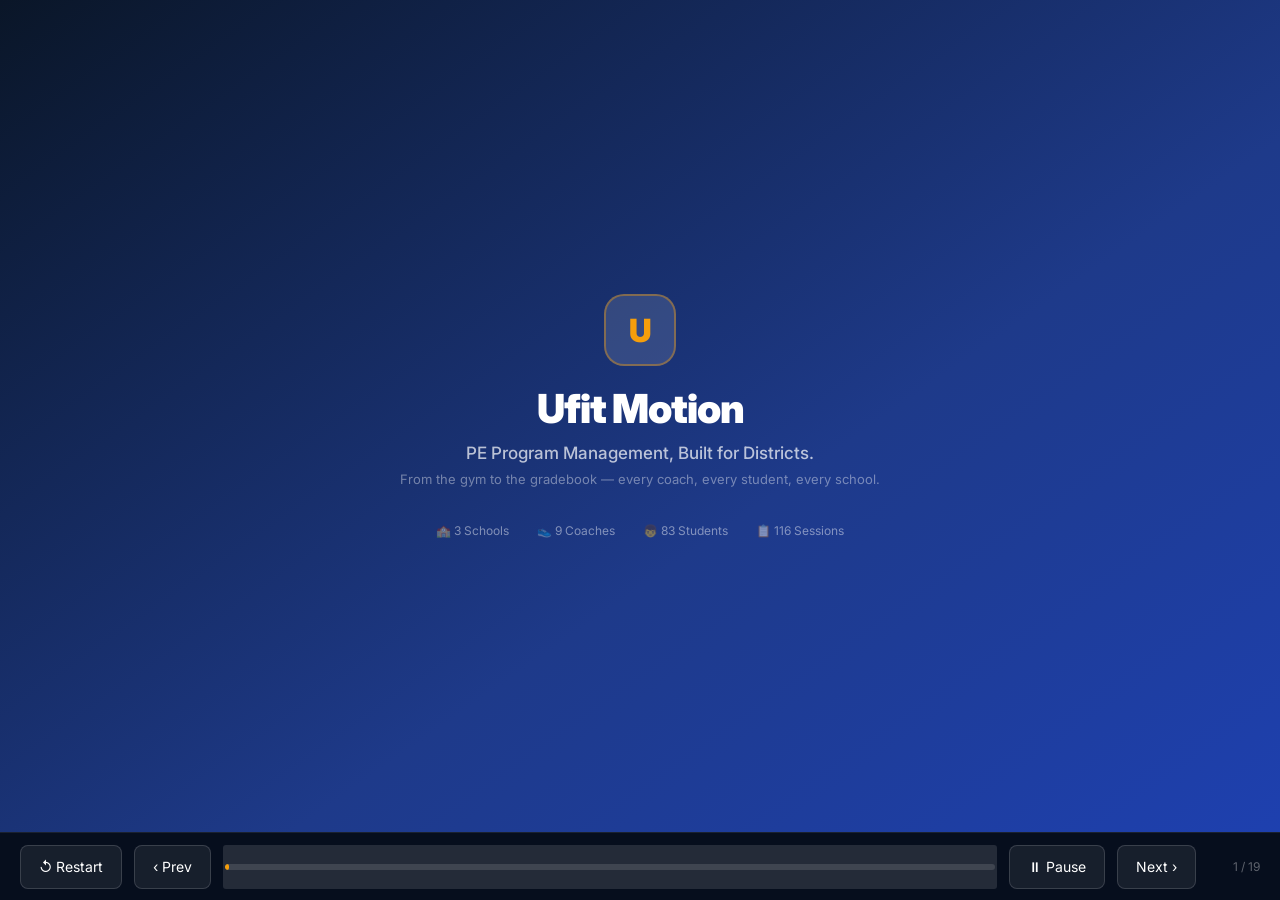
<file: index.html>
<!DOCTYPE html>
<html lang="en">
<head>
<meta charset="UTF-8">
<meta name="viewport" content="width=device-width, initial-scale=1.0, user-scalable=no">
<meta name="mobile-web-app-capable" content="yes">
<meta name="apple-mobile-web-app-capable" content="yes">
<title>Ufit Motion — Live Demo</title>
<link rel="preconnect" href="https://fonts.googleapis.com">
<link href="https://fonts.googleapis.com/css2?family=Inter:wght@400;500;600;700;800;900&display=swap" rel="stylesheet">
<style>
*,*::before,*::after{box-sizing:border-box;margin:0;padding:0}
body{font-family:'Inter',system-ui,sans-serif;background:#0A1628;color:#1F2937;overflow:hidden;width:100vw;height:100vh}
#demo-stage{width:100vw;height:calc(100vh - 68px);position:relative;overflow:hidden}
.screen{position:absolute;inset:0;opacity:0;transition:opacity 0.6s ease;pointer-events:none;display:flex;flex-direction:column}
.screen.active{opacity:1;pointer-events:all}

/* Callout bubble */
#callout{position:absolute;bottom:0;left:0;right:0;background:rgba(8,18,36,0.93);backdrop-filter:blur(10px);padding:11px 22px 13px;border-top:1px solid rgba(30,64,175,0.45);z-index:99;transition:opacity .4s ease;pointer-events:none}
#callout.hidden{opacity:0}
#callout-label{font-size:9px;font-weight:800;color:#F59E0B;text-transform:uppercase;letter-spacing:.1em;margin-bottom:3px}
#callout-text{font-size:12.5px;color:rgba(255,255,255,0.82);line-height:1.65;max-width:900px}

/* Controls */
#controls{height:68px;background:#060E1D;display:flex;align-items:center;gap:12px;padding:0 20px;border-top:1px solid rgba(255,255,255,0.08)}
#progress-track{flex:1;height:6px;background:rgba(255,255,255,0.12);border-radius:3px;overflow:hidden;cursor:pointer;min-height:44px;display:flex;align-items:center;padding:0 2px}
#progress-track-inner{flex:1;height:6px;background:rgba(255,255,255,0.12);border-radius:3px;overflow:hidden}
#progress-fill{height:100%;background:#F59E0B;border-radius:3px;width:0%;transition:width 0.3s linear}
.ctrl-btn{background:rgba(255,255,255,0.07);border:1px solid rgba(255,255,255,0.15);color:#fff;padding:10px 18px;border-radius:8px;cursor:pointer;font-size:14px;font-family:inherit;white-space:nowrap;min-height:44px;touch-action:manipulation}
.ctrl-btn:hover,.ctrl-btn:active{background:rgba(255,255,255,0.18)}
#screen-lbl{color:rgba(255,255,255,0.35);font-size:12px;white-space:nowrap;min-width:52px;text-align:right}

/* Tablet */
@media(max-width:900px){
  .sidebar{width:160px}
  .sb-name{font-size:12px}
  .nav-item{font-size:11.5px;padding:8px 12px}
  .content{padding:12px 14px;gap:10px}
  .topbar{padding:0 14px}
  .g4{grid-template-columns:repeat(2,1fr)}
  .card-val{font-size:22px}
  #controls{padding:0 12px;gap:8px}
  .ctrl-btn{padding:10px 12px;font-size:13px}
  #callout{padding:9px 14px 11px}
  #callout-text{font-size:11.5px}
}

/* Animations */
@keyframes up{from{transform:translateY(18px);opacity:0}to{transform:translateY(0);opacity:1}}
@keyframes fade{from{opacity:0}to{opacity:1}}
@keyframes barGrow{from{width:0!important}to{}}
.screen.active .a1{animation:up .5s ease .05s both}
.screen.active .a2{animation:up .5s ease .2s both}
.screen.active .a3{animation:up .5s ease .35s both}
.screen.active .a4{animation:up .5s ease .5s both}
.screen.active .a5{animation:up .5s ease .65s both}
.screen.active .a6{animation:up .5s ease .8s both}
.screen.active .af{animation:fade .8s ease .1s both}
.screen.active .bar-anim{animation:barGrow .9s ease .6s both}

/* Full-bleed */
.splash{align-items:center;justify-content:center;gap:0;text-align:center}
.portal-card{align-items:center;justify-content:center;gap:0;text-align:center;background:#0F172A}

/* App shell */
.app-shell{display:flex;flex:1;overflow:hidden}
.sidebar{width:210px;background:#1E40AF;display:flex;flex-direction:column;flex-shrink:0}
.sb-brand{padding:18px 18px 16px;border-bottom:1px solid rgba(255,255,255,0.14);margin-bottom:8px}
.sb-logo{display:flex;align-items:center;gap:9px}
.sb-icon{width:30px;height:30px;background:rgba(255,255,255,0.18);border-radius:8px;display:flex;align-items:center;justify-content:center;font-weight:900;color:#F59E0B;font-size:14px}
.sb-name{color:#fff;font-weight:800;font-size:14px;line-height:1.1}
.sb-sub{color:rgba(255,255,255,0.5);font-size:10px}
.nav-item{display:flex;align-items:center;gap:9px;padding:9px 18px;color:rgba(255,255,255,0.65);font-size:12.5px;font-weight:500;border-left:3px solid transparent}
.nav-item.on{background:rgba(255,255,255,0.14);color:#fff;border-left-color:#F59E0B}
.ni{font-size:14px}
.main{flex:1;display:flex;flex-direction:column;overflow:hidden;background:#F3F4F6}
.topbar{background:#fff;height:52px;display:flex;align-items:center;justify-content:space-between;padding:0 22px;border-bottom:1px solid #E5E7EB;flex-shrink:0}
.tb-title{font-weight:700;font-size:16px;color:#111827}
.tb-user{display:flex;align-items:center;gap:9px}
.avatar{width:32px;height:32px;background:#1E40AF;border-radius:50%;display:flex;align-items:center;justify-content:center;color:#fff;font-size:12px;font-weight:700}
.u-name{font-size:12px;font-weight:600;color:#374151}
.u-role{font-size:10px;color:#9CA3AF}
.content{flex:1;padding:18px 22px;overflow:hidden;display:flex;flex-direction:column;gap:14px}

/* Cards */
.card{background:#fff;border-radius:10px;padding:16px;box-shadow:0 1px 3px rgba(0,0,0,0.07)}
.card-hd{font-size:11px;font-weight:700;color:#6B7280;text-transform:uppercase;letter-spacing:.05em;margin-bottom:6px}
.card-val{font-size:26px;font-weight:800;color:#111827;line-height:1}
.card-sub{font-size:11px;color:#9CA3AF;margin-top:3px}
.card-accent{border-top:3px solid #1E40AF}
.card-yellow{border-top:3px solid #F59E0B}
.card-green{border-top:3px solid #10B981}

/* Badges */
.badge{display:inline-flex;align-items:center;padding:2px 9px;border-radius:20px;font-size:11px;font-weight:600}
.bg-success{background:#D1FAE5;color:#065F46}
.bg-info{background:#DBEAFE;color:#1E40AF}
.bg-warning{background:#FEF3C7;color:#92400E}
.bg-error{background:#FEE2E2;color:#991B1B}
.bg-gray{background:#F3F4F6;color:#6B7280}

/* Progress bars */
.ptrack{background:#E5E7EB;border-radius:4px;height:8px;overflow:hidden;margin:4px 0}
.pfill{height:100%;border-radius:4px}
.p-blue{background:#1E40AF}
.p-green{background:#10B981}
.p-yellow{background:#F59E0B}

/* Tables */
.tbl{width:100%;border-collapse:collapse;font-size:12.5px}
.tbl th{text-align:left;padding:7px 10px;font-size:10px;font-weight:700;color:#6B7280;text-transform:uppercase;letter-spacing:.05em;border-bottom:1px solid #E5E7EB}
.tbl td{padding:9px 10px;border-bottom:1px solid #F3F4F6;color:#374151}
.tbl tr:last-child td{border-bottom:none}
.tbl tr.hl td{background:#EFF6FF}

/* Utility */
.row{display:flex;gap:12px}
.col{display:flex;flex-direction:column;gap:10px}
.g3{display:grid;grid-template-columns:repeat(3,1fr);gap:12px}
.g4{display:grid;grid-template-columns:repeat(4,1fr);gap:12px}
.g2{display:grid;grid-template-columns:repeat(2,1fr);gap:12px}
.flex-between{display:flex;justify-content:space-between;align-items:center}
.flex-center{display:flex;align-items:center;gap:8px}
.grow-tag{font-size:11px;font-weight:600}
.grow-up{color:#10B981}
.grow-flat{color:#9CA3AF}
.grow-dn{color:#EF4444}
.text-sm{font-size:12px;color:#6B7280}
.text-xs{font-size:11px;color:#9CA3AF}
.fw7{font-weight:700}
.fw8{font-weight:800}
.domain-block{margin-bottom:12px}
.domain-lbl{font-size:10px;font-weight:700;color:#6B7280;text-transform:uppercase;letter-spacing:.06em;padding-bottom:5px;border-bottom:1px solid #E5E7EB;margin-bottom:7px}
.skill-row{padding:5px 0;border-bottom:1px solid #F9FAFB}
.skill-row:last-child{border-bottom:none}
.form-group{margin-bottom:10px}
.form-lbl{font-size:11px;font-weight:600;color:#374151;margin-bottom:3px;display:block}
.mock-input{width:100%;padding:7px 10px;border:1.5px solid #D1D5DB;border-radius:6px;font-size:12.5px;color:#9CA3AF;background:#F9FAFB}
.mock-input.filled{border-color:#1E40AF;color:#111827;background:#fff}
.check-row{display:flex;align-items:center;gap:8px;padding:6px 10px;border-radius:6px;font-size:12.5px}
.check-row.done{background:#F0FDF4;color:#065F46}
.check-row.pend{color:#9CA3AF}
.lvl-btns{display:flex;gap:7px;margin-top:4px}
.lvl-btn{width:38px;height:38px;border-radius:7px;border:2px solid #E5E7EB;display:flex;align-items:center;justify-content:center;font-weight:700;font-size:15px;color:#9CA3AF}
.lvl-btn.sel{border-color:#1E40AF;background:#1E40AF;color:#fff}
.toast-success{background:#D1FAE5;border:1px solid #6EE7B7;border-radius:8px;padding:10px 14px;display:flex;align-items:center;gap:8px;font-size:13px;font-weight:600;color:#065F46}
</style>
</head>
<body>

<div id="demo-stage">

<!-- Callout overlay -->
<div id="callout" class="hidden">
  <div id="callout-label">What you're seeing</div>
  <div id="callout-text"></div>
</div>

<!-- ══════════════════════════════════════════
     SCREEN 1 — INTRO
══════════════════════════════════════════ -->
<div class="screen splash" id="s1" data-dur="5000" style="background:linear-gradient(145deg,#0A1628 0%,#1E3A8A 60%,#1E40AF 100%)">
  <div class="a1" style="margin-bottom:10px">
    <div style="width:72px;height:72px;background:rgba(255,255,255,0.12);border-radius:20px;display:flex;align-items:center;justify-content:center;margin:0 auto 18px;font-size:32px;font-weight:900;color:#F59E0B;border:2px solid rgba(245,158,11,0.4)">U</div>
    <div style="font-size:40px;font-weight:900;color:#fff;letter-spacing:-1px">Ufit Motion</div>
  </div>
  <div class="a2" style="font-size:17px;color:rgba(255,255,255,0.7);font-weight:500;margin-bottom:8px">PE Program Management, Built for Districts.</div>
  <div class="a3" style="font-size:13px;color:rgba(255,255,255,0.4)">From the gym to the gradebook — every coach, every student, every school.</div>
  <div class="a4" style="margin-top:36px;display:flex;gap:28px;font-size:12px;color:rgba(255,255,255,0.45)">
    <span>🏫 3 Schools</span><span>👟 9 Coaches</span><span>👦 83 Students</span><span>📋 116 Sessions</span>
  </div>
</div>

<!-- ══════════════════════════════════════════
     SCREEN 2 — ORG LEADER PORTAL TITLE
══════════════════════════════════════════ -->
<div class="screen portal-card" id="s2" data-dur="5000">
  <div class="a1" style="font-size:52px;margin-bottom:16px">🏫</div>
  <div class="a2" style="font-size:34px;font-weight:900;color:#F59E0B;letter-spacing:-0.5px">Organizational Leader Overview</div>
  <div class="a3" style="font-size:15px;color:rgba(255,255,255,0.55);margin-top:10px;max-width:460px;line-height:1.6">Real-time visibility into your school's PE program — student growth, coach performance, and program health, all in one place.</div>
</div>

<!-- ══════════════════════════════════════════
     SCREEN 3 — ORG LEADER DASHBOARD
══════════════════════════════════════════ -->
<div class="screen" id="s3" data-dur="12000"
  data-note="This is the Organizational Leader dashboard — a real-time snapshot of the entire school's PE program. Student enrollment, coach performance scores, total sessions logged, and end-of-day compliance are all visible the moment you log in.">
  <div class="app-shell">
    <div class="sidebar">
      <div class="sb-brand"><div class="sb-logo"><div class="sb-icon">U</div><div><div class="sb-name">Ufit Motion</div><div class="sb-sub">Lincoln Elementary</div></div></div></div>
      <div class="nav-item on"><span class="ni">📊</span> Dashboard</div>
      <div class="nav-item"><span class="ni">👦</span> Students</div>
      <div class="nav-item"><span class="ni">📈</span> Skills</div>
      <div class="nav-item"><span class="ni">👟</span> Coaches</div>
      <div class="nav-item"><span class="ni">⚠️</span> Incidents</div>
      <div class="nav-item"><span class="ni">📝</span> Survey</div>
    </div>
    <div class="main">
      <div class="topbar">
        <div class="tb-title a1">Good morning, Patricia 👋</div>
        <div class="tb-user"><div class="avatar">PM</div><div><div class="u-name">Patricia Moore</div><div class="u-role">Org Leader · Lincoln Elementary</div></div></div>
      </div>
      <div class="content">
        <div class="g4 a2">
          <div class="card card-accent"><div class="card-hd">Students</div><div class="card-val">83</div><div class="card-sub">All active</div></div>
          <div class="card card-yellow"><div class="card-hd">Coaches</div><div class="card-val">3</div><div class="card-sub">All assigned</div></div>
          <div class="card card-green"><div class="card-hd">Sessions Logged</div><div class="card-val">116</div><div class="card-sub">This semester</div></div>
          <div class="card"><div class="card-hd">EOD Compliance</div><div class="card-val" style="color:#10B981">94%</div><div class="card-sub">On-time submissions</div></div>
        </div>
        <div class="row a3" style="flex:1">
          <div class="card" style="flex:1">
            <div class="card-hd">Coach Performance</div>
            <table class="tbl" style="margin-top:8px">
              <thead><tr><th>Coach</th><th>Role</th><th>Score</th><th>Band</th></tr></thead>
              <tbody>
                <tr><td class="fw7">Derek Thompson</td><td>Head Coach</td><td class="fw7">87</td><td><span class="badge bg-success">Strong</span></td></tr>
                <tr><td class="fw7">Aaliyah Brooks</td><td>Asst Coach</td><td class="fw7">79</td><td><span class="badge bg-info">Meeting Exp.</span></td></tr>
                <tr><td class="fw7">Jordan Walsh</td><td>Asst Coach</td><td class="fw7">74</td><td><span class="badge bg-info">Meeting Exp.</span></td></tr>
              </tbody>
            </table>
          </div>
          <div class="card" style="width:220px">
            <div class="card-hd">Program Health</div>
            <div style="margin-top:12px">
              <div class="flex-between" style="margin-bottom:5px"><span class="text-sm">Avg Student Level</span><span class="fw7">3.8 / 5</span></div>
              <div class="ptrack"><div class="pfill p-blue bar-anim" style="width:76%"></div></div>
              <div class="flex-between" style="margin:10px 0 5px"><span class="text-sm">Assessment Coverage</span><span class="fw7">89%</span></div>
              <div class="ptrack"><div class="pfill p-green bar-anim" style="width:89%"></div></div>
              <div class="flex-between" style="margin:10px 0 5px"><span class="text-sm">On-Time EODs</span><span class="fw7">94%</span></div>
              <div class="ptrack"><div class="pfill p-green bar-anim" style="width:94%"></div></div>
            </div>
          </div>
        </div>
      </div>
    </div>
  </div>
</div>

<!-- ══════════════════════════════════════════
     SCREEN 4 — ORG LEADER STUDENTS LIST
══════════════════════════════════════════ -->
<div class="screen" id="s4" data-dur="11000"
  data-note="Every student enrolled in the program is listed here with their current average skill level and performance band — Emerging, Developing, On Track, Proficient, or Advanced. Leaders can instantly see who is thriving and who may need extra attention, and click any student to see their full skill breakdown.">
  <div class="app-shell">
    <div class="sidebar">
      <div class="sb-brand"><div class="sb-logo"><div class="sb-icon">U</div><div><div class="sb-name">Ufit Motion</div><div class="sb-sub">Lincoln Elementary</div></div></div></div>
      <div class="nav-item"><span class="ni">📊</span> Dashboard</div>
      <div class="nav-item on"><span class="ni">👦</span> Students</div>
      <div class="nav-item"><span class="ni">📈</span> Skills</div>
      <div class="nav-item"><span class="ni">👟</span> Coaches</div>
      <div class="nav-item"><span class="ni">⚠️</span> Incidents</div>
      <div class="nav-item"><span class="ni">📝</span> Survey</div>
    </div>
    <div class="main">
      <div class="topbar"><div class="tb-title">Students</div><div class="tb-user"><div class="avatar">PM</div><div><div class="u-name">Patricia Moore</div><div class="u-role">Org Leader</div></div></div></div>
      <div class="content">
        <div class="card a1" style="flex:1">
          <table class="tbl">
            <thead><tr><th>Student</th><th>Grade</th><th>Avg Level</th><th>Band</th><th></th></tr></thead>
            <tbody>
              <tr class="hl a2"><td class="fw7">Johnson, Emma</td><td>3</td><td><span class="fw7" style="color:#1E40AF">4.1</span> /5</td><td><span class="badge bg-success">On Track</span></td><td><span style="color:#1E40AF;font-size:11px;font-weight:600">View Progress →</span></td></tr>
              <tr class="a3"><td class="fw7">Davis, Marcus</td><td>4</td><td><span class="fw7" style="color:#10B981">4.4</span> /5</td><td><span class="badge bg-success">Proficient</span></td><td><span style="color:#1E40AF;font-size:11px;font-weight:600">View Progress →</span></td></tr>
              <tr class="a3"><td class="fw7">Williams, Zoe</td><td>2</td><td><span class="fw7" style="color:#F59E0B">3.1</span> /5</td><td><span class="badge bg-warning">Developing</span></td><td><span style="color:#1E40AF;font-size:11px;font-weight:600">View Progress →</span></td></tr>
              <tr class="a4"><td class="fw7">Torres, Miguel</td><td>5</td><td><span class="fw7" style="color:#10B981">4.6</span> /5</td><td><span class="badge bg-success">Advanced</span></td><td><span style="color:#1E40AF;font-size:11px;font-weight:600">View Progress →</span></td></tr>
              <tr class="a4"><td class="fw7">Kim, Sophia</td><td>3</td><td><span class="fw7" style="color:#F59E0B">3.3</span> /5</td><td><span class="badge bg-info">On Track</span></td><td><span style="color:#1E40AF;font-size:11px;font-weight:600">View Progress →</span></td></tr>
              <tr class="a5"><td class="fw7">Brown, Jaylen</td><td>1</td><td><span class="fw7" style="color:#EF4444">2.4</span> /5</td><td><span class="badge bg-error">Emerging</span></td><td><span style="color:#1E40AF;font-size:11px;font-weight:600">View Progress →</span></td></tr>
              <tr class="a5"><td class="fw7">Garcia, Isabella</td><td>4</td><td><span class="fw7" style="color:#10B981">4.2</span> /5</td><td><span class="badge bg-success">On Track</span></td><td><span style="color:#1E40AF;font-size:11px;font-weight:600">View Progress →</span></td></tr>
            </tbody>
          </table>
          <div style="margin-top:10px;font-size:11px;color:#9CA3AF">Showing 7 of 83 students · Lincoln Elementary</div>
        </div>
      </div>
    </div>
  </div>
</div>

<!-- ══════════════════════════════════════════
     SCREEN 5 — STUDENT PROGRESS (EMMA JOHNSON)
══════════════════════════════════════════ -->
<div class="screen" id="s5" data-dur="18000"
  data-note="Clicking any student opens their complete skill breakdown. Scores are organized across three domains — Physical, Social-Emotional, and Game Application — each broken into individual skills. The green arrows show growth since the baseline assessment. This is how the program proves measurable student development over time.">
  <div class="app-shell">
    <div class="sidebar">
      <div class="sb-brand"><div class="sb-logo"><div class="sb-icon">U</div><div><div class="sb-name">Ufit Motion</div><div class="sb-sub">Lincoln Elementary</div></div></div></div>
      <div class="nav-item"><span class="ni">📊</span> Dashboard</div>
      <div class="nav-item on"><span class="ni">👦</span> Students</div>
      <div class="nav-item"><span class="ni">📈</span> Skills</div>
      <div class="nav-item"><span class="ni">👟</span> Coaches</div>
      <div class="nav-item"><span class="ni">⚠️</span> Incidents</div>
      <div class="nav-item"><span class="ni">📝</span> Survey</div>
    </div>
    <div class="main">
      <div class="topbar"><div class="tb-title">Emma Johnson — Progress</div><div class="tb-user"><div class="avatar">PM</div><div><div class="u-name">Patricia Moore</div><div class="u-role">Org Leader</div></div></div></div>
      <div class="content" style="flex-direction:row;gap:14px">
        <div class="col" style="width:220px;flex-shrink:0">
          <div class="card a1" style="text-align:center;padding:18px 12px">
            <div style="font-size:40px;font-weight:900;color:#1E40AF">78</div>
            <div style="margin:6px 0"><span class="badge bg-info" style="font-size:12px">On Track</span></div>
            <div class="text-xs">Overall Ufit Score</div>
            <div style="margin-top:10px;font-size:11px;color:#10B981;font-weight:600">↑ +6 pts since baseline</div>
          </div>
          <div class="card a2">
            <div class="card-hd">By Domain</div>
            <div style="margin-top:8px">
              <div style="margin-bottom:10px">
                <div class="flex-between" style="margin-bottom:4px"><span class="text-sm fw7">Physical</span><span style="font-size:12px;font-weight:700;color:#1E40AF">82</span></div>
                <div class="ptrack"><div class="pfill p-blue bar-anim" style="width:82%"></div></div>
              </div>
              <div style="margin-bottom:10px">
                <div class="flex-between" style="margin-bottom:4px"><span class="text-sm fw7">Social-Emotional</span><span style="font-size:12px;font-weight:700;color:#10B981">74</span></div>
                <div class="ptrack"><div class="pfill p-green bar-anim" style="width:74%"></div></div>
              </div>
              <div>
                <div class="flex-between" style="margin-bottom:4px"><span class="text-sm fw7">Game Application</span><span style="font-size:12px;font-weight:700;color:#F59E0B">70</span></div>
                <div class="ptrack"><div class="pfill p-yellow bar-anim" style="width:70%"></div></div>
              </div>
            </div>
          </div>
        </div>
        <div class="card a3" style="flex:1;overflow:hidden">
          <div class="card-hd">Individual Skill Scores — Grade 3</div>
          <div style="margin-top:10px;overflow:auto;max-height:460px">
            <div class="domain-block a3">
              <div class="domain-lbl">🏃 Physical — how kids move their bodies</div>
              <div class="skill-row">
                <div class="flex-between" style="margin-bottom:4px"><span style="font-size:12.5px;font-weight:500">Locomotor Skills</span><div class="flex-center"><span class="grow-tag grow-up">↑ +8 pts</span><span class="badge bg-success" style="margin-left:6px">85</span></div></div>
                <div class="ptrack"><div class="pfill p-green bar-anim" style="width:85%"></div></div>
              </div>
              <div class="skill-row">
                <div class="flex-between" style="margin-bottom:4px"><span style="font-size:12.5px;font-weight:500">Manipulative Skills</span><div class="flex-center"><span class="grow-tag grow-up">↑ +5 pts</span><span class="badge bg-info" style="margin-left:6px">79</span></div></div>
                <div class="ptrack"><div class="pfill p-blue bar-anim" style="width:79%"></div></div>
              </div>
              <div class="skill-row">
                <div class="flex-between" style="margin-bottom:4px"><span style="font-size:12.5px;font-weight:500">Fitness Components</span><div class="flex-center"><span class="grow-tag grow-up">↑ +3 pts</span><span class="badge bg-info" style="margin-left:6px">80</span></div></div>
                <div class="ptrack"><div class="pfill p-blue bar-anim" style="width:80%"></div></div>
              </div>
            </div>
            <div class="domain-block a4">
              <div class="domain-lbl">🤝 Social-Emotional — how kids work with others</div>
              <div class="skill-row">
                <div class="flex-between" style="margin-bottom:4px"><span style="font-size:12.5px;font-weight:500">Self-Regulation</span><div class="flex-center"><span class="grow-tag grow-up">↑ +3 pts</span><span class="badge bg-info" style="margin-left:6px">71</span></div></div>
                <div class="ptrack"><div class="pfill p-blue bar-anim" style="width:71%"></div></div>
              </div>
              <div class="skill-row">
                <div class="flex-between" style="margin-bottom:4px"><span style="font-size:12.5px;font-weight:500">Teamwork & Cooperation</span><div class="flex-center"><span class="grow-tag grow-up">↑ +6 pts</span><span class="badge bg-success" style="margin-left:6px">77</span></div></div>
                <div class="ptrack"><div class="pfill p-green bar-anim" style="width:77%"></div></div>
              </div>
            </div>
            <div class="domain-block a5">
              <div class="domain-lbl">🎯 Game Application — how kids apply skills in play</div>
              <div class="skill-row">
                <div class="flex-between" style="margin-bottom:4px"><span style="font-size:12.5px;font-weight:500">Invasion Games</span><div class="flex-center"><span class="grow-tag grow-flat">→ 0 pts</span><span class="badge bg-warning" style="margin-left:6px">72</span></div></div>
                <div class="ptrack"><div class="pfill p-yellow bar-anim" style="width:72%"></div></div>
              </div>
              <div class="skill-row">
                <div class="flex-between" style="margin-bottom:4px"><span style="font-size:12.5px;font-weight:500">Strike & Kick</span><div class="flex-center"><span class="grow-tag grow-up">↑ +4 pts</span><span class="badge bg-warning" style="margin-left:6px">68</span></div></div>
                <div class="ptrack"><div class="pfill p-yellow bar-anim" style="width:68%"></div></div>
              </div>
            </div>
          </div>
        </div>
      </div>
    </div>
  </div>
</div>

<!-- ══════════════════════════════════════════
     SCREEN 6 — COACH SCORECARD
══════════════════════════════════════════ -->
<div class="screen" id="s6" data-dur="14000"
  data-note="Every coach has a rolling performance score calculated automatically from three pillars: Compliance (EOD timeliness, sessions logged, punctuality), Student Outcomes (student growth rates, attendance), and Observations (supervisor evaluation ratings). No manual scoring — the system does it all.">
  <div class="app-shell">
    <div class="sidebar">
      <div class="sb-brand"><div class="sb-logo"><div class="sb-icon">U</div><div><div class="sb-name">Ufit Motion</div><div class="sb-sub">Lincoln Elementary</div></div></div></div>
      <div class="nav-item"><span class="ni">📊</span> Dashboard</div>
      <div class="nav-item"><span class="ni">👦</span> Students</div>
      <div class="nav-item"><span class="ni">📈</span> Skills</div>
      <div class="nav-item on"><span class="ni">👟</span> Coaches</div>
      <div class="nav-item"><span class="ni">⚠️</span> Incidents</div>
      <div class="nav-item"><span class="ni">📝</span> Survey</div>
    </div>
    <div class="main">
      <div class="topbar"><div class="tb-title">Coach Performance</div><div class="tb-user"><div class="avatar">PM</div><div><div class="u-name">Patricia Moore</div><div class="u-role">Org Leader</div></div></div></div>
      <div class="content" style="flex-direction:row;gap:14px">
        <div class="card a1" style="width:230px;flex-shrink:0;text-align:center;padding:22px 18px">
          <div style="font-size:13px;font-weight:700;color:#6B7280;text-transform:uppercase;letter-spacing:.05em;margin-bottom:8px">Derek Thompson</div>
          <div style="font-size:52px;font-weight:900;color:#1E40AF;line-height:1">87</div>
          <div style="margin:8px 0"><span class="badge bg-success" style="font-size:12px;padding:4px 14px">Strong</span></div>
          <div class="text-xs">Rolling 30 days</div>
          <div style="margin-top:16px;padding-top:14px;border-top:1px solid #E5E7EB">
            <div class="text-xs" style="margin-bottom:4px">EOD On-Time Rate</div>
            <div class="fw7" style="color:#10B981;font-size:16px">96%</div>
          </div>
        </div>
        <div class="card a2" style="flex:1">
          <div class="card-hd">Score Breakdown</div>
          <div style="margin-top:16px">
            <div style="margin-bottom:18px">
              <div class="flex-between" style="margin-bottom:6px">
                <div>
                  <div style="font-weight:700;font-size:14px">Compliance</div>
                  <div class="text-xs">EOD on-time: 96% · Sessions logged: 100% · Punctuality</div>
                </div>
                <span style="font-weight:700;font-size:16px;color:#10B981">91<span style="font-size:12px;color:#9CA3AF">/100</span></span>
              </div>
              <div class="ptrack" style="height:10px"><div class="pfill p-green bar-anim" style="width:91%"></div></div>
            </div>
            <div style="margin-bottom:18px">
              <div class="flex-between" style="margin-bottom:6px">
                <div>
                  <div style="font-weight:700;font-size:14px">Student Outcomes</div>
                  <div class="text-xs">Avg student growth: +6 pts · Attendance: 89% · Assessment rate: 87%</div>
                </div>
                <span style="font-weight:700;font-size:16px;color:#1E40AF">84<span style="font-size:12px;color:#9CA3AF">/100</span></span>
              </div>
              <div class="ptrack" style="height:10px"><div class="pfill p-blue bar-anim" style="width:84%"></div></div>
            </div>
            <div>
              <div class="flex-between" style="margin-bottom:6px">
                <div>
                  <div style="font-weight:700;font-size:14px">Observations</div>
                  <div class="text-xs">Based on 2 supervisor observations this period</div>
                </div>
                <span style="font-weight:700;font-size:16px;color:#1E40AF">86<span style="font-size:12px;color:#9CA3AF">/100</span></span>
              </div>
              <div class="ptrack" style="height:10px"><div class="pfill p-blue bar-anim" style="width:86%"></div></div>
            </div>
          </div>
        </div>
      </div>
    </div>
  </div>
</div>

<!-- ══════════════════════════════════════════
     SCREEN 7 — EOD SUMMARY
══════════════════════════════════════════ -->
<div class="screen" id="s7" data-dur="12000"
  data-note="After every session, coaches must file an End-of-Day report. Organizational leaders can see a full submission history — how many sessions were logged, which EODs were filed on time, and which were late. Late submissions are automatically flagged and tied to the coach's compliance score.">
  <div class="app-shell">
    <div class="sidebar">
      <div class="sb-brand"><div class="sb-logo"><div class="sb-icon">U</div><div><div class="sb-name">Ufit Motion</div><div class="sb-sub">Lincoln Elementary</div></div></div></div>
      <div class="nav-item"><span class="ni">📊</span> Dashboard</div>
      <div class="nav-item on"><span class="ni">📊</span> EOD Reports</div>
      <div class="nav-item"><span class="ni">📈</span> Skills</div>
      <div class="nav-item"><span class="ni">👟</span> Coaches</div>
      <div class="nav-item"><span class="ni">⚠️</span> Incidents</div>
      <div class="nav-item"><span class="ni">📝</span> Survey</div>
    </div>
    <div class="main">
      <div class="topbar"><div class="tb-title">EOD Reports</div><div class="tb-user"><div class="avatar">PM</div><div><div class="u-name">Patricia Moore</div><div class="u-role">Org Leader</div></div></div></div>
      <div class="content">
        <div class="g4 a1">
          <div class="card card-accent"><div class="card-hd">Total Sessions</div><div class="card-val">116</div><div class="card-sub">Logged this semester</div></div>
          <div class="card card-green"><div class="card-hd">On-Time EODs</div><div class="card-val" style="color:#10B981">109</div><div class="card-sub">94% compliance</div></div>
          <div class="card card-yellow"><div class="card-hd">Late Submissions</div><div class="card-val" style="color:#F59E0B">7</div><div class="card-sub">Flagged for review</div></div>
          <div class="card"><div class="card-hd">Open Incidents</div><div class="card-val" style="color:#10B981">0</div><div class="card-sub">All resolved</div></div>
        </div>
        <div class="card a2" style="flex:1">
          <div class="card-hd">Recent Session Reports</div>
          <table class="tbl" style="margin-top:8px">
            <thead><tr><th>Date</th><th>Coach</th><th>Students</th><th>EOD Status</th><th>On Time</th></tr></thead>
            <tbody>
              <tr class="a3"><td>May 5, 2026</td><td class="fw7">Derek Thompson</td><td>29</td><td><span class="badge bg-success">Submitted</span></td><td>✅</td></tr>
              <tr class="a3"><td>May 2, 2026</td><td class="fw7">Aaliyah Brooks</td><td>27</td><td><span class="badge bg-success">Submitted</span></td><td>✅</td></tr>
              <tr class="a4"><td>May 1, 2026</td><td class="fw7">Derek Thompson</td><td>31</td><td><span class="badge bg-success">Submitted</span></td><td>✅</td></tr>
              <tr class="a4"><td>Apr 30, 2026</td><td class="fw7">Jordan Walsh</td><td>25</td><td><span class="badge bg-warning">Late</span></td><td>⚠️</td></tr>
              <tr class="a5"><td>Apr 29, 2026</td><td class="fw7">Derek Thompson</td><td>30</td><td><span class="badge bg-success">Submitted</span></td><td>✅</td></tr>
            </tbody>
          </table>
        </div>
      </div>
    </div>
  </div>
</div>

<!-- ══════════════════════════════════════════
     SCREEN 8 — COACH PORTAL TITLE
══════════════════════════════════════════ -->
<div class="screen portal-card" id="s8" data-dur="5000">
  <div class="a1" style="font-size:52px;margin-bottom:16px">🏃</div>
  <div class="a2" style="font-size:36px;font-weight:900;color:#F59E0B;letter-spacing:-0.5px">Coach Portal</div>
  <div class="a3" style="font-size:15px;color:rgba(255,255,255,0.55);margin-top:10px;max-width:420px;line-height:1.6">Built for coaches in the field — log sessions, file EOD reports, and assess students from any device, anywhere.</div>
</div>

<!-- ══════════════════════════════════════════
     SCREEN 9 — COACH DASHBOARD
══════════════════════════════════════════ -->
<div class="screen" id="s9" data-dur="12000"
  data-note="Coaches see everything they need for the day at a glance — their scheduled session, quick-action buttons to log sessions, submit EOD reports, or assess students. The app is designed to be used one-handed on a phone, outdoors, under time pressure. No desktop required.">
  <div class="app-shell">
    <div class="sidebar">
      <div class="sb-brand"><div class="sb-logo"><div class="sb-icon">U</div><div><div class="sb-name">Ufit Motion</div><div class="sb-sub">Lincoln Elementary</div></div></div></div>
      <div class="nav-item on"><span class="ni">📊</span> Dashboard</div>
      <div class="nav-item"><span class="ni">📋</span> Sessions</div>
      <div class="nav-item"><span class="ni">📝</span> EOD Reports</div>
      <div class="nav-item"><span class="ni">📈</span> Assessments</div>
      <div class="nav-item"><span class="ni">👦</span> My Students</div>
      <div class="nav-item"><span class="ni">⭐</span> Performance</div>
    </div>
    <div class="main">
      <div class="topbar">
        <div class="tb-title a1">Good morning, Derek 👋</div>
        <div class="tb-user"><div class="avatar">DT</div><div><div class="u-name">Derek Thompson</div><div class="u-role">Head Coach · Lincoln</div></div></div>
      </div>
      <div class="content">
        <div class="g3 a2">
          <div class="card card-accent"><div class="card-hd">My Students</div><div class="card-val">31</div><div class="card-sub">At Lincoln Elementary</div></div>
          <div class="card card-green"><div class="card-hd">Sessions This Month</div><div class="card-val">18</div><div class="card-sub">All logged ✓</div></div>
          <div class="card card-yellow"><div class="card-hd">My Score</div><div class="card-val" style="color:#1E40AF">87</div><div class="card-sub">Strong · Rolling 30d</div></div>
        </div>
        <div class="row a3" style="flex:1">
          <div class="card" style="flex:1">
            <div class="card-hd">Today's Schedule</div>
            <div style="margin-top:12px;padding:14px;background:#EFF6FF;border-radius:8px;border-left:4px solid #1E40AF">
              <div class="fw7" style="font-size:14px;color:#1E40AF">Lincoln Elementary — Period 2</div>
              <div class="text-sm" style="margin-top:4px">9:00 AM · Grades 3–4 · Locomotor Skills Unit</div>
              <div style="margin-top:10px;display:flex;gap:8px">
                <div style="background:#1E40AF;color:#fff;padding:7px 14px;border-radius:6px;font-size:12px;font-weight:600">Log Session</div>
                <div style="background:#F3F4F6;color:#374151;padding:7px 14px;border-radius:6px;font-size:12px;font-weight:600">Submit EOD</div>
              </div>
            </div>
          </div>
          <div class="card" style="width:220px">
            <div class="card-hd">Recent Activity</div>
            <div style="margin-top:10px;display:flex;flex-direction:column;gap:8px">
              <div class="flex-center"><span style="color:#10B981">✓</span><span class="text-sm">EOD submitted — May 5</span></div>
              <div class="flex-center"><span style="color:#10B981">✓</span><span class="text-sm">Session logged — May 5</span></div>
              <div class="flex-center"><span style="color:#10B981">✓</span><span class="text-sm">3 students assessed — May 2</span></div>
              <div class="flex-center"><span style="color:#10B981">✓</span><span class="text-sm">EOD submitted — May 2</span></div>
            </div>
          </div>
        </div>
      </div>
    </div>
  </div>
</div>

<!-- ══════════════════════════════════════════
     SCREEN 10 — LOG SESSION
══════════════════════════════════════════ -->
<div class="screen" id="s10" data-dur="12000"
  data-note="Logging a session takes under 60 seconds. Coaches fill in the school, date, how many students were present, the activity focus, and any notes from the session — then hit submit. Every logged session feeds directly into their performance record and the organizational leader's dashboard.">
  <div class="app-shell">
    <div class="sidebar">
      <div class="sb-brand"><div class="sb-logo"><div class="sb-icon">U</div><div><div class="sb-name">Ufit Motion</div><div class="sb-sub">Lincoln Elementary</div></div></div></div>
      <div class="nav-item"><span class="ni">📊</span> Dashboard</div>
      <div class="nav-item on"><span class="ni">📋</span> Sessions</div>
      <div class="nav-item"><span class="ni">📝</span> EOD Reports</div>
      <div class="nav-item"><span class="ni">📈</span> Assessments</div>
      <div class="nav-item"><span class="ni">👦</span> My Students</div>
      <div class="nav-item"><span class="ni">⭐</span> Performance</div>
    </div>
    <div class="main">
      <div class="topbar"><div class="tb-title">Log Session</div><div class="tb-user"><div class="avatar">DT</div><div><div class="u-name">Derek Thompson</div><div class="u-role">Head Coach</div></div></div></div>
      <div class="content">
        <div class="card a1" style="max-width:560px">
          <div class="card-hd">New Session — May 6, 2026</div>
          <div style="margin-top:14px;display:grid;grid-template-columns:1fr 1fr;gap:12px">
            <div class="form-group a2"><span class="form-lbl">School</span><div class="mock-input filled">Lincoln Elementary</div></div>
            <div class="form-group a2"><span class="form-lbl">Session Date</span><div class="mock-input filled">May 6, 2026</div></div>
            <div class="form-group a3"><span class="form-lbl">Students Present</span><div class="mock-input filled">28</div></div>
            <div class="form-group a3"><span class="form-lbl">Session Type</span><div class="mock-input filled">Regular</div></div>
            <div class="form-group a4" style="grid-column:1/-1"><span class="form-lbl">Activity Focus</span><div class="mock-input filled">Locomotor Skills — Running Form & Jumping</div></div>
            <div class="form-group a5" style="grid-column:1/-1"><span class="form-lbl">Session Notes</span><div class="mock-input filled" style="height:54px;padding-top:10px">Students engaged well. Focused on proper arm swing and landing mechanics. 4 students showing strong growth in form.</div></div>
          </div>
          <div class="a6" style="margin-top:14px">
            <div style="background:#1E40AF;color:#fff;padding:10px 22px;border-radius:8px;font-size:13px;font-weight:700;display:inline-flex;align-items:center;gap:8px">✓ Session Logged Successfully</div>
          </div>
        </div>
      </div>
    </div>
  </div>
</div>

<!-- ══════════════════════════════════════════
     SCREEN 11 — EOD REPORT
══════════════════════════════════════════ -->
<div class="screen" id="s11" data-dur="14000"
  data-note="After each session, coaches complete an end-of-day checklist confirming Ufit operational standards were met — uniforms, equipment, yard supervision, curriculum, and coach readiness. Submitting on time counts toward their compliance score, which the organizational leader can see in real time.">
  <div class="app-shell">
    <div class="sidebar">
      <div class="sb-brand"><div class="sb-logo"><div class="sb-icon">U</div><div><div class="sb-name">Ufit Motion</div><div class="sb-sub">Lincoln Elementary</div></div></div></div>
      <div class="nav-item"><span class="ni">📊</span> Dashboard</div>
      <div class="nav-item"><span class="ni">📋</span> Sessions</div>
      <div class="nav-item on"><span class="ni">📝</span> EOD Reports</div>
      <div class="nav-item"><span class="ni">📈</span> Assessments</div>
      <div class="nav-item"><span class="ni">👦</span> My Students</div>
      <div class="nav-item"><span class="ni">⭐</span> Performance</div>
    </div>
    <div class="main">
      <div class="topbar"><div class="tb-title">End of Day Report</div><div class="tb-user"><div class="avatar">DT</div><div><div class="u-name">Derek Thompson</div><div class="u-role">Head Coach</div></div></div></div>
      <div class="content">
        <div class="row a1">
          <div class="card" style="flex:1">
            <div class="card-hd">Operations Checklist</div>
            <div style="margin-top:10px;display:flex;flex-direction:column;gap:4px">
              <div class="check-row done a2"><span>✅</span> Coaches arrived in uniform and on time</div>
              <div class="check-row done a2"><span>✅</span> Equipment accounted for and secured</div>
              <div class="check-row done a3"><span>✅</span> Transitions were orderly</div>
              <div class="check-row done a3"><span>✅</span> Yard fully supervised at all times</div>
              <div class="check-row done a4"><span>✅</span> Curriculum followed as planned</div>
              <div class="check-row done a4"><span>✅</span> Coaches set up and ready before students arrived</div>
              <div class="check-row done a5"><span>✅</span> All coaches clocked in on time</div>
            </div>
          </div>
          <div class="col" style="width:220px">
            <div class="card a2">
              <div class="card-hd">Session Summary</div>
              <div style="margin-top:8px;display:flex;flex-direction:column;gap:6px">
                <div class="flex-between"><span class="text-xs">Students present</span><span class="fw7">28 / 31</span></div>
                <div class="flex-between"><span class="text-xs">Incidents</span><span class="fw7" style="color:#10B981">None</span></div>
                <div class="flex-between"><span class="text-xs">School concerns</span><span class="fw7" style="color:#10B981">None</span></div>
              </div>
            </div>
            <div class="a5">
              <div class="toast-success"><span>✅</span> EOD Submitted On Time</div>
            </div>
          </div>
        </div>
      </div>
    </div>
  </div>
</div>

<!-- ══════════════════════════════════════════
     SCREEN 12 — ASSESS STUDENT
══════════════════════════════════════════ -->
<div class="screen" id="s12" data-dur="13000"
  data-note="Coaches score individual students on specific skills using a 1–5 level scale right after a session. The system automatically compares the new score to the previous assessment, detects growth, and flags it in green. This data instantly updates the student's progress record — visible to the organizational leader and the parent.">
  <div class="app-shell">
    <div class="sidebar">
      <div class="sb-brand"><div class="sb-logo"><div class="sb-icon">U</div><div><div class="sb-name">Ufit Motion</div><div class="sb-sub">Lincoln Elementary</div></div></div></div>
      <div class="nav-item"><span class="ni">📊</span> Dashboard</div>
      <div class="nav-item"><span class="ni">📋</span> Sessions</div>
      <div class="nav-item"><span class="ni">📝</span> EOD Reports</div>
      <div class="nav-item on"><span class="ni">📈</span> Assessments</div>
      <div class="nav-item"><span class="ni">👦</span> My Students</div>
      <div class="nav-item"><span class="ni">⭐</span> Performance</div>
    </div>
    <div class="main">
      <div class="topbar"><div class="tb-title">Assess Student</div><div class="tb-user"><div class="avatar">DT</div><div><div class="u-name">Derek Thompson</div><div class="u-role">Head Coach</div></div></div></div>
      <div class="content">
        <div class="row a1">
          <div class="card" style="width:220px;flex-shrink:0">
            <div style="text-align:center;padding:8px 0 12px">
              <div style="width:52px;height:52px;background:#EFF6FF;border-radius:50%;display:flex;align-items:center;justify-content:center;margin:0 auto 10px;font-size:20px">👧</div>
              <div class="fw7" style="font-size:15px">Emma Johnson</div>
              <div class="text-xs">Grade 3 · Lincoln Elementary</div>
              <div style="margin-top:8px"><span class="badge bg-info">On Track</span></div>
            </div>
            <div style="padding-top:12px;border-top:1px solid #E5E7EB">
              <div class="flex-between" style="margin-bottom:4px"><span class="text-xs">Current Avg</span><span class="fw7">4.1 / 5</span></div>
              <div class="flex-between"><span class="text-xs">Last Assessed</span><span class="text-xs fw7">May 2</span></div>
            </div>
          </div>
          <div class="card a2" style="flex:1">
            <div class="card-hd">Skill — Locomotor: Running Form</div>
            <div style="margin-top:16px">
              <div class="form-lbl">Performance Level <span style="color:#9CA3AF;font-weight:400">(1 = Emerging · 5 = Mastery)</span></div>
              <div class="lvl-btns a3" style="margin-top:8px">
                <div class="lvl-btn">1</div><div class="lvl-btn">2</div><div class="lvl-btn">3</div>
                <div class="lvl-btn sel">4</div><div class="lvl-btn">5</div>
              </div>
              <div style="margin-top:14px;padding:10px 14px;background:#F0FDF4;border-radius:8px;border-left:3px solid #10B981" class="a4">
                <div style="font-size:12px;font-weight:700;color:#065F46">↑ Growth Detected!</div>
                <div style="font-size:11px;color:#065F46;margin-top:2px">Level 4 — up from Level 3 at last assessment (May 2)</div>
              </div>
              <div style="margin-top:12px" class="a5">
                <div class="form-lbl">Notes</div>
                <div class="mock-input filled" style="height:48px;margin-top:4px;padding-top:8px">Strong arm drive and soft landings. Ready to progress to hurdle step pattern.</div>
              </div>
              <div style="margin-top:14px" class="a6">
                <div style="background:#1E40AF;color:#fff;padding:10px 20px;border-radius:8px;font-size:13px;font-weight:700;display:inline-flex;align-items:center;gap:8px">✓ Score Saved</div>
              </div>
            </div>
          </div>
        </div>
      </div>
    </div>
  </div>
</div>

<!-- ══════════════════════════════════════════
     SCREEN 13 — PARENT PORTAL TITLE
══════════════════════════════════════════ -->
<div class="screen portal-card" id="s13" data-dur="5000">
  <div class="a1" style="font-size:52px;margin-bottom:16px">👨‍👩‍👧</div>
  <div class="a2" style="font-size:36px;font-weight:900;color:#F59E0B;letter-spacing:-0.5px">Parent Portal</div>
  <div class="a3" style="font-size:15px;color:rgba(255,255,255,0.55);margin-top:10px;max-width:420px;line-height:1.6">Parents stay connected to their child's fitness journey — viewing growth, skills, and latest assessments anytime from any device.</div>
</div>

<!-- ══════════════════════════════════════════
     SCREEN 14 — PARENT HOME
══════════════════════════════════════════ -->
<div class="screen" id="s14" data-dur="12000"
  data-note="Parents log in and immediately see all their children — each child's current overall score, performance band, and the date of their most recent assessment. For the first time, parents have direct visibility into what their kids are actually doing and learning in PE class.">
  <div class="app-shell">
    <div class="sidebar">
      <div class="sb-brand"><div class="sb-logo"><div class="sb-icon">U</div><div><div class="sb-name">Ufit Motion</div><div class="sb-sub">Parent Portal</div></div></div></div>
      <div class="nav-item on"><span class="ni">🏠</span> My Children</div>
      <div class="nav-item"><span class="ni">⚙️</span> Settings</div>
    </div>
    <div class="main">
      <div class="topbar">
        <div class="tb-title a1">Welcome back, Maria 👋</div>
        <div class="tb-user"><div class="avatar" style="background:#F59E0B;color:#000">MJ</div><div><div class="u-name">Maria Johnson</div><div class="u-role">Parent · Lincoln Elementary</div></div></div>
      </div>
      <div class="content">
        <div class="g3 a2">
          <div class="card" style="border-left:4px solid #10B981">
            <div style="display:flex;align-items:center;gap:10px;margin-bottom:12px">
              <div style="width:40px;height:40px;background:#EFF6FF;border-radius:50%;display:flex;align-items:center;justify-content:center;font-size:18px">👧</div>
              <div><div class="fw7" style="font-size:14px">Emma Johnson</div><div class="text-xs">Grade 3</div></div>
            </div>
            <div class="flex-between" style="margin-bottom:6px"><div style="font-size:32px;font-weight:900;color:#1E40AF">78</div><span class="badge bg-info">On Track</span></div>
            <div class="text-xs">Last assessed May 2, 2026</div>
            <div style="margin-top:8px;color:#10B981;font-size:12px;font-weight:600">↑ +6 pts since start</div>
          </div>
          <div class="card" style="border-left:4px solid #F59E0B">
            <div style="display:flex;align-items:center;gap:10px;margin-bottom:12px">
              <div style="width:40px;height:40px;background:#EFF6FF;border-radius:50%;display:flex;align-items:center;justify-content:center;font-size:18px">👦</div>
              <div><div class="fw7" style="font-size:14px">Liam Johnson</div><div class="text-xs">Grade 2</div></div>
            </div>
            <div class="flex-between" style="margin-bottom:6px"><div style="font-size:32px;font-weight:900;color:#F59E0B">65</div><span class="badge bg-warning">Developing</span></div>
            <div class="text-xs">Last assessed Apr 28, 2026</div>
            <div style="margin-top:8px;color:#F59E0B;font-size:12px;font-weight:600">↑ +4 pts since start</div>
          </div>
          <div class="card" style="border-left:4px solid #10B981">
            <div style="display:flex;align-items:center;gap:10px;margin-bottom:12px">
              <div style="width:40px;height:40px;background:#EFF6FF;border-radius:50%;display:flex;align-items:center;justify-content:center;font-size:18px">👧</div>
              <div><div class="fw7" style="font-size:14px">Sofia Johnson</div><div class="text-xs">Grade 4</div></div>
            </div>
            <div class="flex-between" style="margin-bottom:6px"><div style="font-size:32px;font-weight:900;color:#10B981">84</div><span class="badge bg-success">Proficient</span></div>
            <div class="text-xs">Last assessed May 1, 2026</div>
            <div style="margin-top:8px;color:#10B981;font-size:12px;font-weight:600">↑ +9 pts since start</div>
          </div>
        </div>
      </div>
    </div>
  </div>
</div>

<!-- ══════════════════════════════════════════
     SCREEN 15 — PARENT: EMMA'S SKILLS
══════════════════════════════════════════ -->
<div class="screen" id="s15" data-dur="14000"
  data-note="Parents can drill into any child's full skill breakdown — seeing their score across every domain and individual skill, with arrows showing exactly how much they've grown since the program started. This gives parents real data to talk about with their child and their teacher.">
  <div class="app-shell">
    <div class="sidebar">
      <div class="sb-brand"><div class="sb-logo"><div class="sb-icon">U</div><div><div class="sb-name">Ufit Motion</div><div class="sb-sub">Parent Portal</div></div></div></div>
      <div class="nav-item on"><span class="ni">🏠</span> My Children</div>
      <div class="nav-item"><span class="ni">⚙️</span> Settings</div>
    </div>
    <div class="main">
      <div class="topbar"><div class="tb-title">Emma Johnson — Skill Progress</div><div class="tb-user"><div class="avatar" style="background:#F59E0B;color:#000">MJ</div><div><div class="u-name">Maria Johnson</div><div class="u-role">Parent</div></div></div></div>
      <div class="content" style="flex-direction:row;gap:14px">
        <div class="col" style="width:200px;flex-shrink:0">
          <div class="card a1" style="text-align:center">
            <div style="font-size:38px;font-weight:900;color:#1E40AF">78</div>
            <div style="margin:6px 0"><span class="badge bg-info">On Track</span></div>
            <div class="text-xs">Overall Score</div>
            <div style="margin-top:10px;color:#10B981;font-size:12px;font-weight:600">↑ Growing!</div>
          </div>
          <div class="card a2">
            <div style="font-size:12px;font-weight:700;color:#374151;margin-bottom:10px">Latest Assessment</div>
            <div class="text-xs" style="margin-bottom:4px">May 2, 2026</div>
            <div class="text-xs">Locomotor Skills Unit</div>
            <div style="margin-top:10px;padding-top:10px;border-top:1px solid #E5E7EB">
              <div class="text-xs" style="margin-bottom:2px">Assessed by</div>
              <div style="font-size:12px;font-weight:600;color:#1E40AF">Coach Thompson</div>
            </div>
          </div>
        </div>
        <div class="card a3" style="flex:1">
          <div class="card-hd">Skill Growth by Area</div>
          <div style="margin-top:12px">
            <div class="domain-block a3">
              <div class="domain-lbl">🏃 Physical Skills</div>
              <div class="skill-row">
                <div class="flex-between" style="margin-bottom:4px"><span style="font-size:13px;font-weight:500">Locomotor Skills</span><div class="flex-center"><span class="grow-tag grow-up">↑ +8</span><span style="font-size:12px;font-weight:700;color:#10B981;margin-left:6px">85</span></div></div>
                <div class="ptrack"><div class="pfill p-green bar-anim" style="width:85%"></div></div>
              </div>
              <div class="skill-row">
                <div class="flex-between" style="margin-bottom:4px"><span style="font-size:13px;font-weight:500">Manipulative Skills</span><div class="flex-center"><span class="grow-tag grow-up">↑ +5</span><span style="font-size:12px;font-weight:700;color:#1E40AF;margin-left:6px">79</span></div></div>
                <div class="ptrack"><div class="pfill p-blue bar-anim" style="width:79%"></div></div>
              </div>
            </div>
            <div class="domain-block a4">
              <div class="domain-lbl">🤝 Social-Emotional</div>
              <div class="skill-row">
                <div class="flex-between" style="margin-bottom:4px"><span style="font-size:13px;font-weight:500">Self-Regulation</span><div class="flex-center"><span class="grow-tag grow-up">↑ +3</span><span style="font-size:12px;font-weight:700;color:#1E40AF;margin-left:6px">71</span></div></div>
                <div class="ptrack"><div class="pfill p-blue bar-anim" style="width:71%"></div></div>
              </div>
              <div class="skill-row">
                <div class="flex-between" style="margin-bottom:4px"><span style="font-size:13px;font-weight:500">Teamwork & Cooperation</span><div class="flex-center"><span class="grow-tag grow-up">↑ +6</span><span style="font-size:12px;font-weight:700;color:#10B981;margin-left:6px">77</span></div></div>
                <div class="ptrack"><div class="pfill p-green bar-anim" style="width:77%"></div></div>
              </div>
            </div>
            <div class="domain-block a5">
              <div class="domain-lbl">🎯 Game Application</div>
              <div class="skill-row">
                <div class="flex-between" style="margin-bottom:4px"><span style="font-size:13px;font-weight:500">Invasion Games</span><div class="flex-center"><span class="grow-tag grow-flat">→ 0</span><span style="font-size:12px;font-weight:700;color:#F59E0B;margin-left:6px">72</span></div></div>
                <div class="ptrack"><div class="pfill p-yellow bar-anim" style="width:72%"></div></div>
              </div>
              <div class="skill-row">
                <div class="flex-between" style="margin-bottom:4px"><span style="font-size:13px;font-weight:500">Strike & Kick</span><div class="flex-center"><span class="grow-tag grow-up">↑ +4</span><span style="font-size:12px;font-weight:700;color:#F59E0B;margin-left:6px">68</span></div></div>
                <div class="ptrack"><div class="pfill p-yellow bar-anim" style="width:68%"></div></div>
              </div>
            </div>
          </div>
        </div>
      </div>
    </div>
  </div>
</div>

<!-- ══════════════════════════════════════════
     SCREEN 16 — ADMIN PORTAL TITLE
══════════════════════════════════════════ -->
<div class="screen portal-card" id="s16" data-dur="5000">
  <div class="a1" style="font-size:52px;margin-bottom:16px">🏢</div>
  <div class="a2" style="font-size:36px;font-weight:900;color:#F59E0B;letter-spacing:-0.5px">Admin Portal</div>
  <div class="a3" style="font-size:15px;color:rgba(255,255,255,0.55);margin-top:10px;max-width:440px;line-height:1.6">Complete oversight across every school, every coach, and every student — the entire organization in one view.</div>
</div>

<!-- ══════════════════════════════════════════
     SCREEN 17 — ADMIN DASHBOARD
══════════════════════════════════════════ -->
<div class="screen" id="s17" data-dur="12000"
  data-note="Ufit administrators see the entire organization at once — all schools, all students, all coaches, and all sessions in a single dashboard. Any compliance gap, coach performance issue, or program anomaly across any school surfaces here immediately, without needing to check each school one by one.">
  <div class="app-shell">
    <div class="sidebar">
      <div class="sb-brand"><div class="sb-logo"><div class="sb-icon">U</div><div><div class="sb-name">Ufit Motion</div><div class="sb-sub">Ufit Demo Unified</div></div></div></div>
      <div class="nav-item on"><span class="ni">📊</span> Dashboard</div>
      <div class="nav-item"><span class="ni">🏫</span> Schools</div>
      <div class="nav-item"><span class="ni">👟</span> Coaches</div>
      <div class="nav-item"><span class="ni">👦</span> Students</div>
      <div class="nav-item"><span class="ni">📝</span> EOD Reports</div>
      <div class="nav-item"><span class="ni">⚠️</span> Incidents</div>
    </div>
    <div class="main">
      <div class="topbar">
        <div class="tb-title a1">Organization Overview</div>
        <div class="tb-user"><div class="avatar">SN</div><div><div class="u-name">Sarah Nguyen</div><div class="u-role">Admin · Ufit HQ</div></div></div>
      </div>
      <div class="content">
        <div class="g4 a2">
          <div class="card card-accent"><div class="card-hd">Schools</div><div class="card-val">3</div><div class="card-sub">Lincoln · Jefferson · Roosevelt</div></div>
          <div class="card card-yellow"><div class="card-hd">Total Students</div><div class="card-val">83</div><div class="card-sub">Across all schools</div></div>
          <div class="card card-green"><div class="card-hd">Active Coaches</div><div class="card-val">9</div><div class="card-sub">All assigned</div></div>
          <div class="card"><div class="card-hd">Sessions Logged</div><div class="card-val">116</div><div class="card-sub">This semester</div></div>
        </div>
        <div class="card a3" style="flex:1">
          <div class="card-hd">Schools at a Glance</div>
          <table class="tbl" style="margin-top:8px">
            <thead><tr><th>School</th><th>Students</th><th>Coaches</th><th>Avg Level</th><th>EOD Compliance</th></tr></thead>
            <tbody>
              <tr class="a3"><td class="fw7">Lincoln Elementary</td><td>31</td><td>3</td><td><span style="color:#10B981;font-weight:700">4.1</span></td><td><span class="badge bg-success">94%</span></td></tr>
              <tr class="a4"><td class="fw7">Jefferson Middle</td><td>29</td><td>3</td><td><span style="color:#10B981;font-weight:700">3.9</span></td><td><span class="badge bg-success">91%</span></td></tr>
              <tr class="a5"><td class="fw7">Roosevelt K-8</td><td>23</td><td>3</td><td><span style="color:#F59E0B;font-weight:700">3.6</span></td><td><span class="badge bg-info">88%</span></td></tr>
            </tbody>
          </table>
        </div>
      </div>
    </div>
  </div>
</div>

<!-- ══════════════════════════════════════════
     SCREEN 18 — ADMIN COACH MANAGEMENT
══════════════════════════════════════════ -->
<div class="screen" id="s18" data-dur="13000"
  data-note="Administrators can monitor every coach's rolling performance score, submission activity, and incident count across all schools at the same time. This makes it easy to identify top performers, spot coaches who may need additional support, and ensure program standards are being met district-wide.">
  <div class="app-shell">
    <div class="sidebar">
      <div class="sb-brand"><div class="sb-logo"><div class="sb-icon">U</div><div><div class="sb-name">Ufit Motion</div><div class="sb-sub">Ufit Demo Unified</div></div></div></div>
      <div class="nav-item"><span class="ni">📊</span> Dashboard</div>
      <div class="nav-item"><span class="ni">🏫</span> Schools</div>
      <div class="nav-item on"><span class="ni">👟</span> Coaches</div>
      <div class="nav-item"><span class="ni">👦</span> Students</div>
      <div class="nav-item"><span class="ni">📝</span> EOD Reports</div>
      <div class="nav-item"><span class="ni">⚠️</span> Incidents</div>
    </div>
    <div class="main">
      <div class="topbar"><div class="tb-title">Coach Management</div><div class="tb-user"><div class="avatar">SN</div><div><div class="u-name">Sarah Nguyen</div><div class="u-role">Admin</div></div></div></div>
      <div class="content">
        <div class="card a1" style="flex:1">
          <div class="card-hd">All Coaches — Rolling Performance (30 Days)</div>
          <table class="tbl" style="margin-top:10px">
            <thead><tr><th>Coach</th><th>Role</th><th>School</th><th>Score</th><th>Band</th><th>EODs This Week</th><th>Late</th></tr></thead>
            <tbody>
              <tr class="a2"><td class="fw7">Derek Thompson</td><td>Head Coach</td><td>Lincoln</td><td class="fw7" style="color:#10B981">87</td><td><span class="badge bg-success">Strong</span></td><td>3</td><td style="color:#10B981">0</td></tr>
              <tr class="a2"><td class="fw7">Kevin Okafor</td><td>Head Coach</td><td>Jefferson</td><td class="fw7" style="color:#10B981">82</td><td><span class="badge bg-success">Strong</span></td><td>3</td><td style="color:#10B981">0</td></tr>
              <tr class="a3"><td class="fw7">Marcus Rivera</td><td>Head Coach</td><td>Roosevelt</td><td class="fw7" style="color:#1E40AF">79</td><td><span class="badge bg-info">Meeting Exp.</span></td><td>2</td><td style="color:#F59E0B">1</td></tr>
              <tr class="a3"><td class="fw7">Aaliyah Brooks</td><td>Asst Coach</td><td>Lincoln</td><td class="fw7" style="color:#1E40AF">76</td><td><span class="badge bg-info">Meeting Exp.</span></td><td>3</td><td style="color:#10B981">0</td></tr>
              <tr class="a4"><td class="fw7">Priya Patel</td><td>Asst Coach</td><td>Jefferson</td><td class="fw7" style="color:#1E40AF">74</td><td><span class="badge bg-info">Meeting Exp.</span></td><td>2</td><td style="color:#10B981">0</td></tr>
              <tr class="a4"><td class="fw7">Tanisha Williams</td><td>Asst Coach</td><td>Roosevelt</td><td class="fw7" style="color:#1E40AF">71</td><td><span class="badge bg-info">Meeting Exp.</span></td><td>2</td><td style="color:#F59E0B">1</td></tr>
            </tbody>
          </table>
        </div>
      </div>
    </div>
  </div>
</div>

<!-- ══════════════════════════════════════════
     SCREEN 19 — OUTRO
══════════════════════════════════════════ -->
<div class="screen splash" id="s19" data-dur="14000" style="background:#0A1628">
  <div class="a1" style="margin-bottom:6px">
    <div style="width:80px;height:80px;background:rgba(245,158,11,0.12);border:2px solid rgba(245,158,11,0.35);border-radius:22px;display:flex;align-items:center;justify-content:center;margin:0 auto 20px;font-size:36px;font-weight:900;color:#F59E0B">U</div>
    <div style="font-size:48px;font-weight:900;color:#fff;letter-spacing:-1.5px">Ufit Motion</div>
  </div>
  <div class="a2" style="font-size:20px;color:#F59E0B;font-weight:700;margin-top:6px">The future of PE is here.</div>
  <div class="a3" style="font-size:14px;color:rgba(255,255,255,0.45);margin-top:8px;max-width:400px;line-height:1.7;text-align:center">Built for coaches in the field.<br>Trusted by administrators. Loved by parents.</div>
  <div class="a4" style="margin-top:36px;padding:14px 30px;background:rgba(30,64,175,0.3);border:1px solid rgba(30,64,175,0.5);border-radius:12px">
    <div style="font-size:11px;color:rgba(255,255,255,0.4);text-transform:uppercase;letter-spacing:.08em;margin-bottom:4px">Live App</div>
    <div style="font-size:16px;color:#93C5FD;font-weight:600;font-family:monospace">ufit-motion.onrender.com</div>
  </div>
  <div class="a5" style="margin-top:28px;display:flex;gap:36px;font-size:13px;color:rgba(255,255,255,0.35)">
    <span>🏫 3 Schools</span><span>👟 9 Coaches</span><span>👦 83 Students</span><span>📊 116 Sessions</span>
  </div>
</div>

</div><!-- /demo-stage -->

<div id="controls">
  <button class="ctrl-btn" id="restart-btn">↺ Restart</button>
  <button class="ctrl-btn" id="prev-btn">‹ Prev</button>
  <div id="progress-track"><div id="progress-track-inner"><div id="progress-fill"></div></div></div>
  <button class="ctrl-btn" id="play-btn">⏸ Pause</button>
  <button class="ctrl-btn" id="next-btn">Next ›</button>
  <div id="screen-lbl">1 / 19</div>
</div>

<script>
const screens = Array.from(document.querySelectorAll('.screen'));
const durations = screens.map(s => parseInt(s.dataset.dur) || 6000);
const total = durations.reduce((a,b) => a+b, 0);
let cur = 0, playing = true, timer = null, pInterval = null, elapsed = 0;

function updateCallout(n) {
  const note = screens[n].dataset.note;
  const el = document.getElementById('callout');
  if (note) {
    document.getElementById('callout-text').textContent = note;
    el.classList.remove('hidden');
  } else {
    el.classList.add('hidden');
  }
}

function show(n) {
  screens[cur].classList.remove('active');
  cur = Math.max(0, Math.min(n, screens.length - 1));
  screens[cur].classList.add('active');
  document.getElementById('screen-lbl').textContent = (cur+1) + ' / ' + screens.length;
  updateCallout(cur);
}

function startTimer() {
  clearTimeout(timer); clearInterval(pInterval);
  elapsed = 0;
  const dur = durations[cur];
  pInterval = setInterval(() => {
    elapsed = Math.min(elapsed + 120, dur);
    const done = durations.slice(0,cur).reduce((a,b)=>a+b,0);
    document.getElementById('progress-fill').style.width = ((done + elapsed) / total * 100) + '%';
  }, 120);
  timer = setTimeout(() => {
    clearInterval(pInterval);
    if (cur < screens.length - 1) { show(cur+1); if(playing) startTimer(); }
    else { playing = false; updateBtn(); }
  }, dur);
}

function updateBtn() {
  document.getElementById('play-btn').textContent = playing ? '⏸ Pause' : '▶ Play';
}
function pause() { playing = false; clearTimeout(timer); clearInterval(pInterval); updateBtn(); }
function play()  { playing = true; updateBtn(); startTimer(); }

document.getElementById('play-btn').addEventListener('click', () => playing ? pause() : play());
document.getElementById('prev-btn').addEventListener('click', () => { pause(); show(cur-1); play(); });
document.getElementById('next-btn').addEventListener('click', () => { pause(); show(cur+1); play(); });
document.getElementById('restart-btn').addEventListener('click', () => { show(0); play(); });

document.getElementById('progress-track').addEventListener('click', e => {
  const rect = e.currentTarget.getBoundingClientRect();
  const pct = (e.clientX - rect.left) / rect.width;
  let acc = 0;
  for (let i = 0; i < durations.length; i++) { acc += durations[i]; if (acc/total >= pct) { pause(); show(i); play(); break; } }
});

let touchStartX = 0;
document.getElementById('demo-stage').addEventListener('touchstart', e => { touchStartX = e.touches[0].clientX; }, {passive:true});
document.getElementById('demo-stage').addEventListener('touchend', e => {
  const dx = e.changedTouches[0].clientX - touchStartX;
  if (Math.abs(dx) > 50) { pause(); show(dx < 0 ? cur+1 : cur-1); play(); }
}, {passive:true});

document.addEventListener('keydown', e => {
  if (e.key === 'ArrowRight' || e.key === ' ') { e.preventDefault(); document.getElementById('next-btn').click(); }
  if (e.key === 'ArrowLeft') { e.preventDefault(); document.getElementById('prev-btn').click(); }
  if (e.key === 'p' || e.key === 'P') document.getElementById('play-btn').click();
  if (e.key === 'r' || e.key === 'R') document.getElementById('restart-btn').click();
});

show(0); play();
</script>
</body>
</html>
</file>
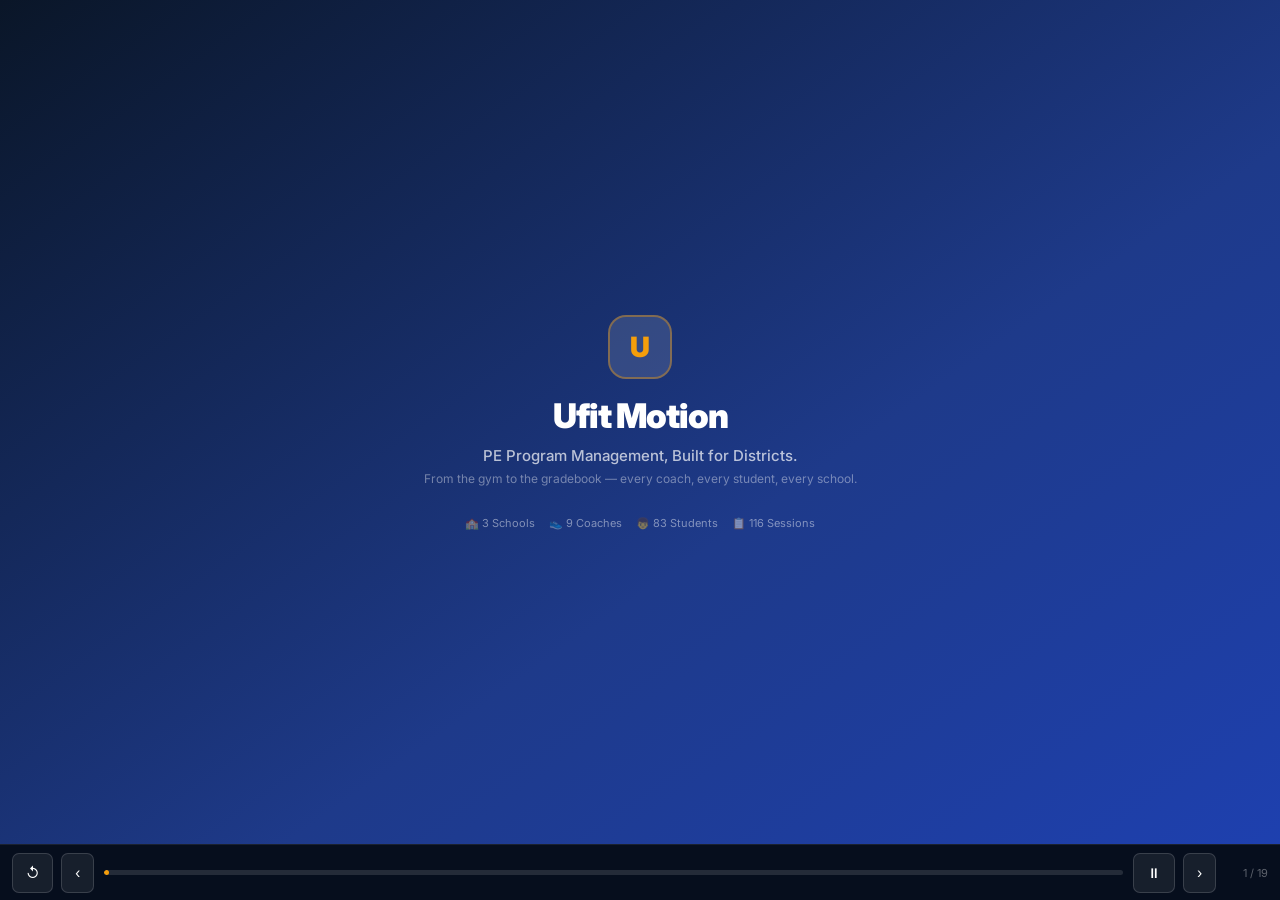
<file: demo-portrait.html>
<!DOCTYPE html>
<html lang="en">
<head>
<meta charset="UTF-8">
<meta name="viewport" content="width=device-width, initial-scale=1.0, user-scalable=no">
<meta name="mobile-web-app-capable" content="yes">
<meta name="apple-mobile-web-app-capable" content="yes">
<title>Ufit Motion — Demo (Portrait)</title>
<link rel="preconnect" href="https://fonts.googleapis.com">
<link href="https://fonts.googleapis.com/css2?family=Inter:wght@400;500;600;700;800;900&display=swap" rel="stylesheet">
<style>
*,*::before,*::after{box-sizing:border-box;margin:0;padding:0}
body{font-family:'Inter',system-ui,sans-serif;background:#0A1628;color:#1F2937;overflow:hidden;width:100vw;height:100vh}
#demo-stage{width:100vw;height:calc(100vh - 56px);position:relative;overflow:hidden}
.screen{position:absolute;inset:0;opacity:0;transition:opacity 0.6s ease;pointer-events:none;display:flex;flex-direction:column}
.screen.active{opacity:1;pointer-events:all}

/* Callout */
#callout{position:absolute;bottom:0;left:0;right:0;background:rgba(8,18,36,0.93);backdrop-filter:blur(10px);padding:9px 16px 11px;border-top:1px solid rgba(30,64,175,0.45);z-index:99;transition:opacity .4s ease;pointer-events:none}
#callout.hidden{opacity:0}
#callout-label{font-size:8px;font-weight:800;color:#F59E0B;text-transform:uppercase;letter-spacing:.1em;margin-bottom:2px}
#callout-text{font-size:11px;color:rgba(255,255,255,0.82);line-height:1.55}

/* Controls */
#controls{height:56px;background:#060E1D;display:flex;align-items:center;gap:8px;padding:0 12px;border-top:1px solid rgba(255,255,255,0.08)}
#progress-track{flex:1;height:44px;display:flex;align-items:center;padding:0 2px;cursor:pointer}
#progress-track-inner{flex:1;height:5px;background:rgba(255,255,255,0.12);border-radius:3px;overflow:hidden}
#progress-fill{height:100%;background:#F59E0B;border-radius:3px;width:0%;transition:width 0.3s linear}
.ctrl-btn{background:rgba(255,255,255,0.07);border:1px solid rgba(255,255,255,0.15);color:#fff;padding:8px 13px;border-radius:7px;cursor:pointer;font-size:14px;font-family:inherit;white-space:nowrap;min-height:40px;touch-action:manipulation}
.ctrl-btn:hover,.ctrl-btn:active{background:rgba(255,255,255,0.18)}
#screen-lbl{color:rgba(255,255,255,0.35);font-size:11px;white-space:nowrap;min-width:44px;text-align:right}

/* Animations */
@keyframes up{from{transform:translateY(14px);opacity:0}to{transform:translateY(0);opacity:1}}
@keyframes fade{from{opacity:0}to{opacity:1}}
@keyframes barGrow{from{width:0!important}to{}}
.screen.active .a1{animation:up .5s ease .05s both}
.screen.active .a2{animation:up .5s ease .2s both}
.screen.active .a3{animation:up .5s ease .35s both}
.screen.active .a4{animation:up .5s ease .5s both}
.screen.active .a5{animation:up .5s ease .65s both}
.screen.active .a6{animation:up .5s ease .8s both}
.screen.active .bar-anim{animation:barGrow .9s ease .6s both}

/* Full-bleed */
.splash{align-items:center;justify-content:center;text-align:center}
.portal-card{align-items:center;justify-content:center;text-align:center;background:#0F172A}

/* Portrait app shell */
.p-shell{display:flex;flex-direction:column;flex:1;overflow:hidden}
.p-nav-wrap{background:#1E40AF;flex-shrink:0}
.p-brand-bar{display:flex;align-items:center;justify-content:space-between;padding:8px 14px;border-bottom:1px solid rgba(255,255,255,0.14)}
.p-brand-left{display:flex;align-items:center;gap:7px}
.p-brand-icon{width:26px;height:26px;background:rgba(255,255,255,0.18);border-radius:7px;display:flex;align-items:center;justify-content:center;font-weight:900;color:#F59E0B;font-size:12px}
.p-brand-name{color:#fff;font-weight:800;font-size:12px;line-height:1.1}
.p-brand-sub{color:rgba(255,255,255,0.5);font-size:9px}
.p-brand-user{display:flex;align-items:center;gap:6px}
.p-av{width:26px;height:26px;border-radius:50%;background:rgba(255,255,255,0.2);display:flex;align-items:center;justify-content:center;font-size:9px;font-weight:700;color:#fff}
.p-uname{color:#fff;font-size:10.5px;font-weight:600}
.p-urole{color:rgba(255,255,255,0.5);font-size:9px}
.p-tabs{display:flex;overflow-x:auto;scrollbar-width:none;-ms-overflow-style:none}
.p-tabs::-webkit-scrollbar{display:none}
.p-tab{padding:7px 12px;color:rgba(255,255,255,0.55);font-size:10.5px;font-weight:500;white-space:nowrap;border-bottom:2.5px solid transparent;flex-shrink:0}
.p-tab.on{color:#fff;border-bottom-color:#F59E0B;background:rgba(255,255,255,0.1)}
.p-main{flex:1;display:flex;flex-direction:column;overflow:hidden;background:#F3F4F6}
.p-page-hd{background:#fff;padding:9px 14px;border-bottom:1px solid #E5E7EB;flex-shrink:0}
.p-page-title{font-weight:700;font-size:14px;color:#111827}
.p-content{flex:1;padding:12px 14px;overflow:hidden;display:flex;flex-direction:column;gap:10px}

/* Cards */
.card{background:#fff;border-radius:10px;padding:13px;box-shadow:0 1px 3px rgba(0,0,0,0.07)}
.card-hd{font-size:10px;font-weight:700;color:#6B7280;text-transform:uppercase;letter-spacing:.05em;margin-bottom:5px}
.card-val{font-size:24px;font-weight:800;color:#111827;line-height:1}
.card-sub{font-size:10px;color:#9CA3AF;margin-top:2px}
.card-accent{border-top:3px solid #1E40AF}
.card-yellow{border-top:3px solid #F59E0B}
.card-green{border-top:3px solid #10B981}

/* Badges */
.badge{display:inline-flex;align-items:center;padding:2px 8px;border-radius:20px;font-size:10px;font-weight:600}
.bg-success{background:#D1FAE5;color:#065F46}
.bg-info{background:#DBEAFE;color:#1E40AF}
.bg-warning{background:#FEF3C7;color:#92400E}
.bg-error{background:#FEE2E2;color:#991B1B}

/* Progress bars */
.ptrack{background:#E5E7EB;border-radius:4px;height:7px;overflow:hidden;margin:3px 0}
.pfill{height:100%;border-radius:4px}
.p-blue{background:#1E40AF}
.p-green{background:#10B981}
.p-yellow{background:#F59E0B}

/* Tables */
.tbl{width:100%;border-collapse:collapse;font-size:11.5px}
.tbl th{text-align:left;padding:5px 8px;font-size:9.5px;font-weight:700;color:#6B7280;text-transform:uppercase;letter-spacing:.05em;border-bottom:1px solid #E5E7EB}
.tbl td{padding:7px 8px;border-bottom:1px solid #F3F4F6;color:#374151}
.tbl tr:last-child td{border-bottom:none}
.tbl tr.hl td{background:#EFF6FF}

/* Grids — portrait: g4→2col, g3→3col */
.g2{display:grid;grid-template-columns:repeat(2,1fr);gap:10px}
.g3{display:grid;grid-template-columns:repeat(3,1fr);gap:10px}
.g4{display:grid;grid-template-columns:repeat(2,1fr);gap:10px}

/* Utility */
.row{display:flex;gap:10px}
.col{display:flex;flex-direction:column;gap:8px}
.flex-between{display:flex;justify-content:space-between;align-items:center}
.flex-center{display:flex;align-items:center;gap:5px}
.grow-tag{font-size:10px;font-weight:600}
.grow-up{color:#10B981}
.grow-flat{color:#9CA3AF}
.text-sm{font-size:11px;color:#6B7280}
.text-xs{font-size:10px;color:#9CA3AF}
.fw7{font-weight:700}
.domain-block{margin-bottom:9px}
.domain-lbl{font-size:9.5px;font-weight:700;color:#6B7280;text-transform:uppercase;letter-spacing:.06em;padding-bottom:4px;border-bottom:1px solid #E5E7EB;margin-bottom:5px}
.skill-row{padding:4px 0;border-bottom:1px solid #F9FAFB}
.skill-row:last-child{border-bottom:none}
.form-group{margin-bottom:8px}
.form-lbl{font-size:10px;font-weight:600;color:#374151;margin-bottom:2px;display:block}
.mock-input{width:100%;padding:6px 9px;border:1.5px solid #D1D5DB;border-radius:6px;font-size:11.5px;color:#9CA3AF;background:#F9FAFB}
.mock-input.filled{border-color:#1E40AF;color:#111827;background:#fff}
.check-row{display:flex;align-items:center;gap:7px;padding:5px 8px;border-radius:6px;font-size:11.5px}
.check-row.done{background:#F0FDF4;color:#065F46}
.lvl-btns{display:flex;gap:6px;margin-top:6px}
.lvl-btn{width:36px;height:36px;border-radius:7px;border:2px solid #E5E7EB;display:flex;align-items:center;justify-content:center;font-weight:700;font-size:14px;color:#9CA3AF}
.lvl-btn.sel{border-color:#1E40AF;background:#1E40AF;color:#fff}
.toast-ok{background:#D1FAE5;border:1px solid #6EE7B7;border-radius:8px;padding:9px 12px;display:flex;align-items:center;gap:7px;font-size:12px;font-weight:600;color:#065F46}
</style>
</head>
<body>
<div id="demo-stage">
<div id="callout" class="hidden"><div id="callout-label">What you're seeing</div><div id="callout-text"></div></div>

<!-- S1 INTRO -->
<div class="screen splash" id="s1" data-dur="5000" style="background:linear-gradient(145deg,#0A1628 0%,#1E3A8A 60%,#1E40AF 100%)">
  <div class="a1"><div style="width:64px;height:64px;background:rgba(255,255,255,0.12);border-radius:18px;display:flex;align-items:center;justify-content:center;margin:0 auto 16px;font-size:28px;font-weight:900;color:#F59E0B;border:2px solid rgba(245,158,11,0.4)">U</div>
  <div style="font-size:34px;font-weight:900;color:#fff;letter-spacing:-1px">Ufit Motion</div></div>
  <div class="a2" style="font-size:15px;color:rgba(255,255,255,0.7);font-weight:500;margin:10px 0 6px;padding:0 28px">PE Program Management, Built for Districts.</div>
  <div class="a3" style="font-size:12px;color:rgba(255,255,255,0.4);padding:0 36px">From the gym to the gradebook — every coach, every student, every school.</div>
  <div class="a4" style="margin-top:30px;display:flex;flex-wrap:wrap;justify-content:center;gap:14px;font-size:11px;color:rgba(255,255,255,0.45)">
    <span>🏫 3 Schools</span><span>👟 9 Coaches</span><span>👦 83 Students</span><span>📋 116 Sessions</span>
  </div>
</div>

<!-- S2 ORG LEADER CARD -->
<div class="screen portal-card" id="s2" data-dur="5000">
  <div class="a1" style="font-size:48px;margin-bottom:14px">🏫</div>
  <div class="a2" style="font-size:26px;font-weight:900;color:#F59E0B;letter-spacing:-0.5px;padding:0 24px">Organizational Leader Overview</div>
  <div class="a3" style="font-size:13px;color:rgba(255,255,255,0.55);margin-top:10px;padding:0 36px;line-height:1.6">Real-time visibility into your school's PE program — student growth, coach performance, and program health, all in one place.</div>
</div>

<!-- S3 ORG LEADER DASHBOARD -->
<div class="screen" id="s3" data-dur="12000"
  data-note="This is the Organizational Leader dashboard — a real-time snapshot of the entire school's PE program. Student enrollment, coach performance scores, total sessions logged, and EOD compliance are all visible the moment you log in.">
  <div class="p-shell">
    <div class="p-nav-wrap">
      <div class="p-brand-bar">
        <div class="p-brand-left"><div class="p-brand-icon">U</div><div><div class="p-brand-name">Ufit Motion</div><div class="p-brand-sub">Lincoln Elementary</div></div></div>
        <div class="p-brand-user"><div class="p-av">PM</div><div><div class="p-uname">Patricia Moore</div><div class="p-urole">Org Leader</div></div></div>
      </div>
      <div class="p-tabs"><div class="p-tab on">📊 Dashboard</div><div class="p-tab">👦 Students</div><div class="p-tab">📈 Skills</div><div class="p-tab">👟 Coaches</div><div class="p-tab">⚠️ Incidents</div></div>
    </div>
    <div class="p-main">
      <div class="p-page-hd"><div class="p-page-title a1">Good morning, Patricia 👋</div></div>
      <div class="p-content">
        <div class="g4 a2">
          <div class="card card-accent"><div class="card-hd">Students</div><div class="card-val">83</div><div class="card-sub">All active</div></div>
          <div class="card card-yellow"><div class="card-hd">Coaches</div><div class="card-val">3</div><div class="card-sub">All assigned</div></div>
          <div class="card card-green"><div class="card-hd">Sessions</div><div class="card-val">116</div><div class="card-sub">This semester</div></div>
          <div class="card"><div class="card-hd">EOD Rate</div><div class="card-val" style="color:#10B981">94%</div><div class="card-sub">On-time</div></div>
        </div>
        <div class="card a3" style="flex:1">
          <div class="card-hd">Coach Performance</div>
          <table class="tbl" style="margin-top:6px">
            <thead><tr><th>Coach</th><th>Score</th><th>Band</th></tr></thead>
            <tbody>
              <tr><td class="fw7">Derek Thompson</td><td class="fw7">87</td><td><span class="badge bg-success">Strong</span></td></tr>
              <tr><td class="fw7">Aaliyah Brooks</td><td class="fw7">79</td><td><span class="badge bg-info">Meeting Exp.</span></td></tr>
              <tr><td class="fw7">Jordan Walsh</td><td class="fw7">74</td><td><span class="badge bg-info">Meeting Exp.</span></td></tr>
            </tbody>
          </table>
          <div style="margin-top:12px;padding-top:10px;border-top:1px solid #E5E7EB">
            <div class="card-hd">Program Health</div>
            <div style="margin-top:6px">
              <div class="flex-between" style="margin-bottom:3px"><span class="text-sm">Avg Student Level</span><span class="fw7">3.8 / 5</span></div>
              <div class="ptrack"><div class="pfill p-blue bar-anim" style="width:76%"></div></div>
              <div class="flex-between" style="margin:7px 0 3px"><span class="text-sm">Assessment Coverage</span><span class="fw7">89%</span></div>
              <div class="ptrack"><div class="pfill p-green bar-anim" style="width:89%"></div></div>
              <div class="flex-between" style="margin:7px 0 3px"><span class="text-sm">On-Time EODs</span><span class="fw7">94%</span></div>
              <div class="ptrack"><div class="pfill p-green bar-anim" style="width:94%"></div></div>
            </div>
          </div>
        </div>
      </div>
    </div>
  </div>
</div>

<!-- S4 STUDENTS LIST -->
<div class="screen" id="s4" data-dur="11000"
  data-note="Every student enrolled in the program is listed here with their current average skill level and performance band — Emerging, Developing, On Track, Proficient, or Advanced. Leaders can instantly see who is thriving and who may need extra attention.">
  <div class="p-shell">
    <div class="p-nav-wrap">
      <div class="p-brand-bar">
        <div class="p-brand-left"><div class="p-brand-icon">U</div><div><div class="p-brand-name">Ufit Motion</div><div class="p-brand-sub">Lincoln Elementary</div></div></div>
        <div class="p-brand-user"><div class="p-av">PM</div><div><div class="p-uname">Patricia Moore</div><div class="p-urole">Org Leader</div></div></div>
      </div>
      <div class="p-tabs"><div class="p-tab">📊 Dashboard</div><div class="p-tab on">👦 Students</div><div class="p-tab">📈 Skills</div><div class="p-tab">👟 Coaches</div></div>
    </div>
    <div class="p-main">
      <div class="p-page-hd"><div class="p-page-title">Students</div></div>
      <div class="p-content">
        <div class="card a1" style="flex:1">
          <table class="tbl">
            <thead><tr><th>Student</th><th>Gr.</th><th>Avg</th><th>Band</th></tr></thead>
            <tbody>
              <tr class="hl a2"><td class="fw7">Johnson, Emma</td><td>3</td><td><span class="fw7" style="color:#1E40AF">4.1</span></td><td><span class="badge bg-success">On Track</span></td></tr>
              <tr class="a3"><td class="fw7">Davis, Marcus</td><td>4</td><td><span class="fw7" style="color:#10B981">4.4</span></td><td><span class="badge bg-success">Proficient</span></td></tr>
              <tr class="a3"><td class="fw7">Williams, Zoe</td><td>2</td><td><span class="fw7" style="color:#F59E0B">3.1</span></td><td><span class="badge bg-warning">Developing</span></td></tr>
              <tr class="a4"><td class="fw7">Torres, Miguel</td><td>5</td><td><span class="fw7" style="color:#10B981">4.6</span></td><td><span class="badge bg-success">Advanced</span></td></tr>
              <tr class="a4"><td class="fw7">Kim, Sophia</td><td>3</td><td><span class="fw7" style="color:#F59E0B">3.3</span></td><td><span class="badge bg-info">On Track</span></td></tr>
              <tr class="a5"><td class="fw7">Brown, Jaylen</td><td>1</td><td><span class="fw7" style="color:#EF4444">2.4</span></td><td><span class="badge bg-error">Emerging</span></td></tr>
              <tr class="a5"><td class="fw7">Garcia, Isabella</td><td>4</td><td><span class="fw7" style="color:#10B981">4.2</span></td><td><span class="badge bg-success">On Track</span></td></tr>
            </tbody>
          </table>
          <div style="margin-top:8px;font-size:10px;color:#9CA3AF">Showing 7 of 83 students · Lincoln Elementary</div>
        </div>
      </div>
    </div>
  </div>
</div>

<!-- S5 STUDENT PROGRESS -->
<div class="screen" id="s5" data-dur="18000"
  data-note="Clicking any student opens their complete skill breakdown. Scores are organized across three domains — Physical, Social-Emotional, and Game Application — each broken into individual skills. Green arrows show growth since the baseline assessment.">
  <div class="p-shell">
    <div class="p-nav-wrap">
      <div class="p-brand-bar">
        <div class="p-brand-left"><div class="p-brand-icon">U</div><div><div class="p-brand-name">Ufit Motion</div><div class="p-brand-sub">Lincoln Elementary</div></div></div>
        <div class="p-brand-user"><div class="p-av">PM</div><div><div class="p-uname">Patricia Moore</div><div class="p-urole">Org Leader</div></div></div>
      </div>
      <div class="p-tabs"><div class="p-tab">📊 Dashboard</div><div class="p-tab on">👦 Students</div><div class="p-tab">📈 Skills</div></div>
    </div>
    <div class="p-main">
      <div class="p-page-hd"><div class="p-page-title">Emma Johnson — Progress</div></div>
      <div class="p-content">
        <div class="row a1">
          <div class="card" style="flex:1;text-align:center;padding:12px 10px">
            <div style="font-size:34px;font-weight:900;color:#1E40AF">78</div>
            <div style="margin:4px 0"><span class="badge bg-info">On Track</span></div>
            <div class="text-xs">Overall Score</div>
            <div style="margin-top:5px;font-size:10px;color:#10B981;font-weight:600">↑ +6 pts since baseline</div>
          </div>
          <div class="card" style="flex:1">
            <div class="card-hd">By Domain</div>
            <div style="margin-top:5px">
              <div style="margin-bottom:7px"><div class="flex-between" style="margin-bottom:2px"><span style="font-size:10px;font-weight:700">Physical</span><span style="font-size:11px;font-weight:700;color:#1E40AF">82</span></div><div class="ptrack"><div class="pfill p-blue bar-anim" style="width:82%"></div></div></div>
              <div style="margin-bottom:7px"><div class="flex-between" style="margin-bottom:2px"><span style="font-size:10px;font-weight:700">Social-Emotional</span><span style="font-size:11px;font-weight:700;color:#10B981">74</span></div><div class="ptrack"><div class="pfill p-green bar-anim" style="width:74%"></div></div></div>
              <div><div class="flex-between" style="margin-bottom:2px"><span style="font-size:10px;font-weight:700">Game Application</span><span style="font-size:11px;font-weight:700;color:#F59E0B">70</span></div><div class="ptrack"><div class="pfill p-yellow bar-anim" style="width:70%"></div></div></div>
            </div>
          </div>
        </div>
        <div class="card a2" style="flex:1">
          <div class="card-hd">Individual Skill Scores — Grade 3</div>
          <div style="margin-top:8px">
            <div class="domain-block">
              <div class="domain-lbl">🏃 Physical — how kids move their bodies</div>
              <div class="skill-row"><div class="flex-between" style="margin-bottom:3px"><span style="font-size:12px;font-weight:500">Locomotor Skills</span><div class="flex-center"><span class="grow-tag grow-up">↑ +8</span><span class="badge bg-success" style="margin-left:4px">85</span></div></div><div class="ptrack"><div class="pfill p-green bar-anim" style="width:85%"></div></div></div>
              <div class="skill-row"><div class="flex-between" style="margin-bottom:3px"><span style="font-size:12px;font-weight:500">Manipulative Skills</span><div class="flex-center"><span class="grow-tag grow-up">↑ +5</span><span class="badge bg-info" style="margin-left:4px">79</span></div></div><div class="ptrack"><div class="pfill p-blue bar-anim" style="width:79%"></div></div></div>
            </div>
            <div class="domain-block">
              <div class="domain-lbl">🤝 Social-Emotional — how kids work with others</div>
              <div class="skill-row"><div class="flex-between" style="margin-bottom:3px"><span style="font-size:12px;font-weight:500">Self-Regulation</span><div class="flex-center"><span class="grow-tag grow-up">↑ +3</span><span class="badge bg-info" style="margin-left:4px">71</span></div></div><div class="ptrack"><div class="pfill p-blue bar-anim" style="width:71%"></div></div></div>
              <div class="skill-row"><div class="flex-between" style="margin-bottom:3px"><span style="font-size:12px;font-weight:500">Teamwork & Cooperation</span><div class="flex-center"><span class="grow-tag grow-up">↑ +6</span><span class="badge bg-success" style="margin-left:4px">77</span></div></div><div class="ptrack"><div class="pfill p-green bar-anim" style="width:77%"></div></div></div>
            </div>
            <div class="domain-block">
              <div class="domain-lbl">🎯 Game Application — how kids apply skills in play</div>
              <div class="skill-row"><div class="flex-between" style="margin-bottom:3px"><span style="font-size:12px;font-weight:500">Invasion Games</span><div class="flex-center"><span class="grow-tag grow-flat">→ 0</span><span class="badge bg-warning" style="margin-left:4px">72</span></div></div><div class="ptrack"><div class="pfill p-yellow bar-anim" style="width:72%"></div></div></div>
              <div class="skill-row"><div class="flex-between" style="margin-bottom:3px"><span style="font-size:12px;font-weight:500">Strike & Kick</span><div class="flex-center"><span class="grow-tag grow-up">↑ +4</span><span class="badge bg-warning" style="margin-left:4px">68</span></div></div><div class="ptrack"><div class="pfill p-yellow bar-anim" style="width:68%"></div></div></div>
            </div>
          </div>
        </div>
      </div>
    </div>
  </div>
</div>

<!-- S6 COACH SCORECARD -->
<div class="screen" id="s6" data-dur="14000"
  data-note="Every coach has a rolling performance score calculated automatically from three pillars: Compliance (EOD timeliness), Student Outcomes (growth rates), and Observations (supervisor ratings). No manual scoring — the system does it all.">
  <div class="p-shell">
    <div class="p-nav-wrap">
      <div class="p-brand-bar">
        <div class="p-brand-left"><div class="p-brand-icon">U</div><div><div class="p-brand-name">Ufit Motion</div><div class="p-brand-sub">Lincoln Elementary</div></div></div>
        <div class="p-brand-user"><div class="p-av">PM</div><div><div class="p-uname">Patricia Moore</div><div class="p-urole">Org Leader</div></div></div>
      </div>
      <div class="p-tabs"><div class="p-tab">📊 Dashboard</div><div class="p-tab">👦 Students</div><div class="p-tab">📈 Skills</div><div class="p-tab on">👟 Coaches</div></div>
    </div>
    <div class="p-main">
      <div class="p-page-hd"><div class="p-page-title">Coach Performance</div></div>
      <div class="p-content">
        <div class="row a1">
          <div class="card" style="flex:1;text-align:center;padding:14px 10px">
            <div style="font-size:12px;font-weight:700;color:#6B7280;text-transform:uppercase;letter-spacing:.04em;margin-bottom:5px">Derek Thompson</div>
            <div style="font-size:44px;font-weight:900;color:#1E40AF;line-height:1">87</div>
            <div style="margin:6px 0"><span class="badge bg-success" style="font-size:11px;padding:3px 12px">Strong</span></div>
            <div class="text-xs">Rolling 30 days</div>
          </div>
          <div class="card" style="flex:1">
            <div class="card-hd">Quick Stats</div>
            <div style="margin-top:8px;display:flex;flex-direction:column;gap:8px">
              <div class="flex-between"><span class="text-sm">EOD On-Time</span><span class="fw7" style="color:#10B981">96%</span></div>
              <div class="flex-between"><span class="text-sm">Sessions Logged</span><span class="fw7" style="color:#10B981">100%</span></div>
              <div class="flex-between"><span class="text-sm">Student Growth</span><span class="fw7" style="color:#1E40AF">+6 pts avg</span></div>
            </div>
          </div>
        </div>
        <div class="card a2" style="flex:1">
          <div class="card-hd">Score Breakdown</div>
          <div style="margin-top:12px">
            <div style="margin-bottom:14px">
              <div class="flex-between" style="margin-bottom:5px"><div><div style="font-weight:700;font-size:13px">Compliance</div><div class="text-xs">EOD on-time · Sessions · Punctuality</div></div><span style="font-weight:700;font-size:15px;color:#10B981">91<span style="font-size:11px;color:#9CA3AF">/100</span></span></div>
              <div class="ptrack" style="height:9px"><div class="pfill p-green bar-anim" style="width:91%"></div></div>
            </div>
            <div style="margin-bottom:14px">
              <div class="flex-between" style="margin-bottom:5px"><div><div style="font-weight:700;font-size:13px">Student Outcomes</div><div class="text-xs">Growth · Attendance · Assessment rate</div></div><span style="font-weight:700;font-size:15px;color:#1E40AF">84<span style="font-size:11px;color:#9CA3AF">/100</span></span></div>
              <div class="ptrack" style="height:9px"><div class="pfill p-blue bar-anim" style="width:84%"></div></div>
            </div>
            <div>
              <div class="flex-between" style="margin-bottom:5px"><div><div style="font-weight:700;font-size:13px">Observations</div><div class="text-xs">Based on 2 supervisor evaluations</div></div><span style="font-weight:700;font-size:15px;color:#1E40AF">86<span style="font-size:11px;color:#9CA3AF">/100</span></span></div>
              <div class="ptrack" style="height:9px"><div class="pfill p-blue bar-anim" style="width:86%"></div></div>
            </div>
          </div>
        </div>
      </div>
    </div>
  </div>
</div>

<!-- S7 EOD SUMMARY -->
<div class="screen" id="s7" data-dur="12000"
  data-note="After every session, coaches must file an End-of-Day report. Organizational leaders can see a full submission history — how many sessions were logged, which EODs were on time, and which were late. Late submissions are automatically flagged and tied to the coach's compliance score.">
  <div class="p-shell">
    <div class="p-nav-wrap">
      <div class="p-brand-bar">
        <div class="p-brand-left"><div class="p-brand-icon">U</div><div><div class="p-brand-name">Ufit Motion</div><div class="p-brand-sub">Lincoln Elementary</div></div></div>
        <div class="p-brand-user"><div class="p-av">PM</div><div><div class="p-uname">Patricia Moore</div><div class="p-urole">Org Leader</div></div></div>
      </div>
      <div class="p-tabs"><div class="p-tab">📊 Dashboard</div><div class="p-tab on">📋 EOD Reports</div><div class="p-tab">👟 Coaches</div></div>
    </div>
    <div class="p-main">
      <div class="p-page-hd"><div class="p-page-title">EOD Reports</div></div>
      <div class="p-content">
        <div class="g4 a1">
          <div class="card card-accent"><div class="card-hd">Total Sessions</div><div class="card-val">116</div><div class="card-sub">This semester</div></div>
          <div class="card card-green"><div class="card-hd">On-Time EODs</div><div class="card-val" style="color:#10B981">109</div><div class="card-sub">94% compliance</div></div>
          <div class="card card-yellow"><div class="card-hd">Late</div><div class="card-val" style="color:#F59E0B">7</div><div class="card-sub">Flagged</div></div>
          <div class="card"><div class="card-hd">Incidents</div><div class="card-val" style="color:#10B981">0</div><div class="card-sub">All resolved</div></div>
        </div>
        <div class="card a2" style="flex:1">
          <div class="card-hd">Recent Session Reports</div>
          <table class="tbl" style="margin-top:7px">
            <thead><tr><th>Date</th><th>Coach</th><th>EOD Status</th></tr></thead>
            <tbody>
              <tr class="a3"><td>May 5</td><td class="fw7">Derek Thompson</td><td><span class="badge bg-success">On Time ✅</span></td></tr>
              <tr class="a3"><td>May 2</td><td class="fw7">Aaliyah Brooks</td><td><span class="badge bg-success">On Time ✅</span></td></tr>
              <tr class="a4"><td>May 1</td><td class="fw7">Derek Thompson</td><td><span class="badge bg-success">On Time ✅</span></td></tr>
              <tr class="a4"><td>Apr 30</td><td class="fw7">Jordan Walsh</td><td><span class="badge bg-warning">Late ⚠️</span></td></tr>
              <tr class="a5"><td>Apr 29</td><td class="fw7">Derek Thompson</td><td><span class="badge bg-success">On Time ✅</span></td></tr>
            </tbody>
          </table>
        </div>
      </div>
    </div>
  </div>
</div>

<!-- S8 COACH CARD -->
<div class="screen portal-card" id="s8" data-dur="5000">
  <div class="a1" style="font-size:48px;margin-bottom:14px">🏃</div>
  <div class="a2" style="font-size:28px;font-weight:900;color:#F59E0B;letter-spacing:-0.5px">Coach Portal</div>
  <div class="a3" style="font-size:13px;color:rgba(255,255,255,0.55);margin-top:10px;padding:0 36px;line-height:1.6">Built for coaches in the field — log sessions, file EOD reports, and assess students from any device, anywhere.</div>
</div>

<!-- S9 COACH DASHBOARD -->
<div class="screen" id="s9" data-dur="12000"
  data-note="Coaches see everything they need for the day at a glance — their scheduled session, quick-action buttons to log sessions, submit EOD reports, or assess students. Designed to be used one-handed on a phone, outdoors, under time pressure. No desktop required.">
  <div class="p-shell">
    <div class="p-nav-wrap">
      <div class="p-brand-bar">
        <div class="p-brand-left"><div class="p-brand-icon">U</div><div><div class="p-brand-name">Ufit Motion</div><div class="p-brand-sub">Lincoln Elementary</div></div></div>
        <div class="p-brand-user"><div class="p-av">DT</div><div><div class="p-uname">Derek Thompson</div><div class="p-urole">Head Coach</div></div></div>
      </div>
      <div class="p-tabs"><div class="p-tab on">📊 Dashboard</div><div class="p-tab">📋 Sessions</div><div class="p-tab">📝 EOD</div><div class="p-tab">📈 Assessments</div><div class="p-tab">👦 Students</div></div>
    </div>
    <div class="p-main">
      <div class="p-page-hd"><div class="p-page-title a1">Good morning, Derek 👋</div></div>
      <div class="p-content">
        <div class="g3 a2">
          <div class="card card-accent"><div class="card-hd">My Students</div><div class="card-val">31</div><div class="card-sub">Lincoln</div></div>
          <div class="card card-green"><div class="card-hd">Sessions</div><div class="card-val">18</div><div class="card-sub">All logged ✓</div></div>
          <div class="card card-yellow"><div class="card-hd">My Score</div><div class="card-val" style="color:#1E40AF">87</div><div class="card-sub">Strong</div></div>
        </div>
        <div class="card a3" style="flex:1">
          <div class="card-hd">Today's Schedule</div>
          <div style="margin-top:10px;padding:12px;background:#EFF6FF;border-radius:8px;border-left:4px solid #1E40AF">
            <div class="fw7" style="font-size:13px;color:#1E40AF">Lincoln Elementary — Period 2</div>
            <div class="text-sm" style="margin-top:3px">9:00 AM · Grades 3–4 · Locomotor Skills Unit</div>
            <div style="margin-top:10px;display:flex;gap:8px">
              <div style="background:#1E40AF;color:#fff;padding:8px 14px;border-radius:6px;font-size:12px;font-weight:600">Log Session</div>
              <div style="background:#F3F4F6;color:#374151;padding:8px 14px;border-radius:6px;font-size:12px;font-weight:600">Submit EOD</div>
            </div>
          </div>
          <div style="margin-top:12px">
            <div class="card-hd">Recent Activity</div>
            <div style="margin-top:7px;display:flex;flex-direction:column;gap:5px">
              <div class="flex-center"><span style="color:#10B981">✓</span><span class="text-sm">EOD submitted — May 5</span></div>
              <div class="flex-center"><span style="color:#10B981">✓</span><span class="text-sm">Session logged — May 5</span></div>
              <div class="flex-center"><span style="color:#10B981">✓</span><span class="text-sm">3 students assessed — May 2</span></div>
            </div>
          </div>
        </div>
      </div>
    </div>
  </div>
</div>

<!-- S10 LOG SESSION -->
<div class="screen" id="s10" data-dur="12000"
  data-note="Logging a session takes under 60 seconds. Coaches fill in the school, date, students present, activity focus, and notes — then submit. Every logged session feeds directly into their performance record and the organizational leader's dashboard.">
  <div class="p-shell">
    <div class="p-nav-wrap">
      <div class="p-brand-bar">
        <div class="p-brand-left"><div class="p-brand-icon">U</div><div><div class="p-brand-name">Ufit Motion</div><div class="p-brand-sub">Lincoln Elementary</div></div></div>
        <div class="p-brand-user"><div class="p-av">DT</div><div><div class="p-uname">Derek Thompson</div><div class="p-urole">Head Coach</div></div></div>
      </div>
      <div class="p-tabs"><div class="p-tab">📊 Dashboard</div><div class="p-tab on">📋 Sessions</div><div class="p-tab">📝 EOD</div><div class="p-tab">📈 Assessments</div></div>
    </div>
    <div class="p-main">
      <div class="p-page-hd"><div class="p-page-title">Log Session</div></div>
      <div class="p-content">
        <div class="card a1" style="flex:1">
          <div class="card-hd">New Session — May 6, 2026</div>
          <div style="margin-top:12px;display:grid;grid-template-columns:1fr 1fr;gap:10px">
            <div class="form-group a2"><span class="form-lbl">School</span><div class="mock-input filled">Lincoln Elementary</div></div>
            <div class="form-group a2"><span class="form-lbl">Date</span><div class="mock-input filled">May 6, 2026</div></div>
            <div class="form-group a3"><span class="form-lbl">Students Present</span><div class="mock-input filled">28</div></div>
            <div class="form-group a3"><span class="form-lbl">Session Type</span><div class="mock-input filled">Regular</div></div>
            <div class="form-group a4" style="grid-column:1/-1"><span class="form-lbl">Activity Focus</span><div class="mock-input filled">Locomotor Skills — Running Form & Jumping</div></div>
            <div class="form-group a5" style="grid-column:1/-1"><span class="form-lbl">Session Notes</span><div class="mock-input filled" style="height:50px;padding-top:7px">Students engaged well. Focused on arm swing and landing mechanics. 4 students showing strong growth.</div></div>
          </div>
          <div class="a6" style="margin-top:12px">
            <div style="background:#1E40AF;color:#fff;padding:10px 20px;border-radius:8px;font-size:13px;font-weight:700;display:inline-flex;align-items:center;gap:8px">✓ Session Logged Successfully</div>
          </div>
        </div>
      </div>
    </div>
  </div>
</div>

<!-- S11 EOD REPORT -->
<div class="screen" id="s11" data-dur="14000"
  data-note="After each session, coaches complete an end-of-day checklist confirming Ufit operational standards were met — uniforms, equipment, supervision, and curriculum. Submitting on time counts toward their compliance score, which the organizational leader can see in real time.">
  <div class="p-shell">
    <div class="p-nav-wrap">
      <div class="p-brand-bar">
        <div class="p-brand-left"><div class="p-brand-icon">U</div><div><div class="p-brand-name">Ufit Motion</div><div class="p-brand-sub">Lincoln Elementary</div></div></div>
        <div class="p-brand-user"><div class="p-av">DT</div><div><div class="p-uname">Derek Thompson</div><div class="p-urole">Head Coach</div></div></div>
      </div>
      <div class="p-tabs"><div class="p-tab">📊 Dashboard</div><div class="p-tab">📋 Sessions</div><div class="p-tab on">📝 EOD</div><div class="p-tab">📈 Assessments</div></div>
    </div>
    <div class="p-main">
      <div class="p-page-hd"><div class="p-page-title">End of Day Report</div></div>
      <div class="p-content">
        <div class="card a1" style="flex:1">
          <div class="card-hd">Operations Checklist</div>
          <div style="margin-top:8px;display:flex;flex-direction:column;gap:3px">
            <div class="check-row done a2"><span>✅</span> Coaches arrived in uniform and on time</div>
            <div class="check-row done a2"><span>✅</span> Equipment accounted for and secured</div>
            <div class="check-row done a3"><span>✅</span> Transitions were orderly</div>
            <div class="check-row done a3"><span>✅</span> Yard fully supervised at all times</div>
            <div class="check-row done a4"><span>✅</span> Curriculum followed as planned</div>
            <div class="check-row done a4"><span>✅</span> Coaches set up before students arrived</div>
          </div>
          <div style="margin-top:12px;padding-top:10px;border-top:1px solid #E5E7EB">
            <div class="card-hd">Session Summary</div>
            <div style="margin-top:6px;display:flex;flex-direction:column;gap:5px">
              <div class="flex-between"><span class="text-xs">Students present</span><span class="fw7">28 / 31</span></div>
              <div class="flex-between"><span class="text-xs">Incidents</span><span class="fw7" style="color:#10B981">None</span></div>
              <div class="flex-between"><span class="text-xs">School concerns</span><span class="fw7" style="color:#10B981">None</span></div>
            </div>
          </div>
          <div class="a5" style="margin-top:12px"><div class="toast-ok"><span>✅</span> EOD Submitted On Time</div></div>
        </div>
      </div>
    </div>
  </div>
</div>

<!-- S12 ASSESS STUDENT -->
<div class="screen" id="s12" data-dur="13000"
  data-note="Coaches score individual students on specific skills using a 1–5 level scale right after a session. The system automatically detects growth and flags it in green. This data instantly updates the student's progress record — visible to the organizational leader and the parent.">
  <div class="p-shell">
    <div class="p-nav-wrap">
      <div class="p-brand-bar">
        <div class="p-brand-left"><div class="p-brand-icon">U</div><div><div class="p-brand-name">Ufit Motion</div><div class="p-brand-sub">Lincoln Elementary</div></div></div>
        <div class="p-brand-user"><div class="p-av">DT</div><div><div class="p-uname">Derek Thompson</div><div class="p-urole">Head Coach</div></div></div>
      </div>
      <div class="p-tabs"><div class="p-tab">📊 Dashboard</div><div class="p-tab">📋 Sessions</div><div class="p-tab">📝 EOD</div><div class="p-tab on">📈 Assessments</div></div>
    </div>
    <div class="p-main">
      <div class="p-page-hd"><div class="p-page-title">Assess Student</div></div>
      <div class="p-content">
        <div class="card a1" style="display:flex;align-items:center;gap:12px;padding:11px 13px">
          <div style="width:42px;height:42px;background:#EFF6FF;border-radius:50%;display:flex;align-items:center;justify-content:center;font-size:19px;flex-shrink:0">👧</div>
          <div style="flex:1"><div class="fw7" style="font-size:14px">Emma Johnson</div><div class="text-xs">Grade 3 · Lincoln Elementary · Current avg: 4.1 / 5</div></div>
          <span class="badge bg-info">On Track</span>
        </div>
        <div class="card a2" style="flex:1">
          <div class="card-hd">Skill — Locomotor: Running Form</div>
          <div style="margin-top:12px">
            <div class="form-lbl">Performance Level <span style="color:#9CA3AF;font-weight:400">(1 = Emerging · 5 = Mastery)</span></div>
            <div class="lvl-btns a3">
              <div class="lvl-btn">1</div><div class="lvl-btn">2</div><div class="lvl-btn">3</div><div class="lvl-btn sel">4</div><div class="lvl-btn">5</div>
            </div>
            <div style="margin-top:13px;padding:10px 12px;background:#F0FDF4;border-radius:8px;border-left:3px solid #10B981" class="a4">
              <div style="font-size:12px;font-weight:700;color:#065F46">↑ Growth Detected!</div>
              <div style="font-size:11px;color:#065F46;margin-top:2px">Level 4 — up from Level 3 at last assessment (May 2)</div>
            </div>
            <div style="margin-top:10px" class="a5">
              <div class="form-lbl">Notes</div>
              <div class="mock-input filled" style="height:46px;margin-top:4px;padding-top:7px">Strong arm drive and soft landings. Ready to progress to hurdle step pattern.</div>
            </div>
            <div style="margin-top:11px" class="a6">
              <div style="background:#1E40AF;color:#fff;padding:10px 18px;border-radius:8px;font-size:13px;font-weight:700;display:inline-flex;align-items:center;gap:8px">✓ Score Saved</div>
            </div>
          </div>
        </div>
      </div>
    </div>
  </div>
</div>

<!-- S13 PARENT CARD -->
<div class="screen portal-card" id="s13" data-dur="5000">
  <div class="a1" style="font-size:48px;margin-bottom:14px">👨‍👩‍👧</div>
  <div class="a2" style="font-size:28px;font-weight:900;color:#F59E0B;letter-spacing:-0.5px">Parent Portal</div>
  <div class="a3" style="font-size:13px;color:rgba(255,255,255,0.55);margin-top:10px;padding:0 36px;line-height:1.6">Parents stay connected to their child's fitness journey — viewing growth, skills, and latest assessments anytime from any device.</div>
</div>

<!-- S14 PARENT HOME -->
<div class="screen" id="s14" data-dur="12000"
  data-note="Parents log in and immediately see all their children — each child's current overall score, performance band, and date of their most recent assessment. For the first time, parents have direct visibility into what their kids are actually learning in PE class.">
  <div class="p-shell">
    <div class="p-nav-wrap">
      <div class="p-brand-bar">
        <div class="p-brand-left"><div class="p-brand-icon">U</div><div><div class="p-brand-name">Ufit Motion</div><div class="p-brand-sub">Parent Portal</div></div></div>
        <div class="p-brand-user"><div class="p-av" style="background:#F59E0B;color:#000">MJ</div><div><div class="p-uname">Maria Johnson</div><div class="p-urole">Parent</div></div></div>
      </div>
      <div class="p-tabs"><div class="p-tab on">🏠 My Children</div><div class="p-tab">⚙️ Settings</div></div>
    </div>
    <div class="p-main">
      <div class="p-page-hd"><div class="p-page-title a1">Welcome back, Maria 👋</div></div>
      <div class="p-content">
        <div class="card a2" style="border-left:4px solid #10B981">
          <div style="display:flex;align-items:center;gap:10px;margin-bottom:9px">
            <div style="width:34px;height:34px;background:#EFF6FF;border-radius:50%;display:flex;align-items:center;justify-content:center;font-size:15px">👧</div>
            <div><div class="fw7" style="font-size:13px">Emma Johnson</div><div class="text-xs">Grade 3</div></div>
            <span class="badge bg-info" style="margin-left:auto">On Track</span>
          </div>
          <div class="flex-between">
            <div style="font-size:28px;font-weight:900;color:#1E40AF">78</div>
            <div style="text-align:right"><div class="text-xs">Last assessed May 2, 2026</div><div style="margin-top:3px;color:#10B981;font-size:10px;font-weight:600">↑ +6 pts since start</div></div>
          </div>
        </div>
        <div class="card a3" style="border-left:4px solid #F59E0B">
          <div style="display:flex;align-items:center;gap:10px;margin-bottom:9px">
            <div style="width:34px;height:34px;background:#EFF6FF;border-radius:50%;display:flex;align-items:center;justify-content:center;font-size:15px">👦</div>
            <div><div class="fw7" style="font-size:13px">Liam Johnson</div><div class="text-xs">Grade 2</div></div>
            <span class="badge bg-warning" style="margin-left:auto">Developing</span>
          </div>
          <div class="flex-between">
            <div style="font-size:28px;font-weight:900;color:#F59E0B">65</div>
            <div style="text-align:right"><div class="text-xs">Last assessed Apr 28, 2026</div><div style="margin-top:3px;color:#F59E0B;font-size:10px;font-weight:600">↑ +4 pts since start</div></div>
          </div>
        </div>
        <div class="card a4" style="border-left:4px solid #10B981">
          <div style="display:flex;align-items:center;gap:10px;margin-bottom:9px">
            <div style="width:34px;height:34px;background:#EFF6FF;border-radius:50%;display:flex;align-items:center;justify-content:center;font-size:15px">👧</div>
            <div><div class="fw7" style="font-size:13px">Sofia Johnson</div><div class="text-xs">Grade 4</div></div>
            <span class="badge bg-success" style="margin-left:auto">Proficient</span>
          </div>
          <div class="flex-between">
            <div style="font-size:28px;font-weight:900;color:#10B981">84</div>
            <div style="text-align:right"><div class="text-xs">Last assessed May 1, 2026</div><div style="margin-top:3px;color:#10B981;font-size:10px;font-weight:600">↑ +9 pts since start</div></div>
          </div>
        </div>
      </div>
    </div>
  </div>
</div>

<!-- S15 PARENT EMMA SKILLS -->
<div class="screen" id="s15" data-dur="14000"
  data-note="Parents can drill into any child's full skill breakdown — seeing their score across every domain and individual skill, with arrows showing exactly how much they've grown since the program started. Real data to talk about with their child and their teacher.">
  <div class="p-shell">
    <div class="p-nav-wrap">
      <div class="p-brand-bar">
        <div class="p-brand-left"><div class="p-brand-icon">U</div><div><div class="p-brand-name">Ufit Motion</div><div class="p-brand-sub">Parent Portal</div></div></div>
        <div class="p-brand-user"><div class="p-av" style="background:#F59E0B;color:#000">MJ</div><div><div class="p-uname">Maria Johnson</div><div class="p-urole">Parent</div></div></div>
      </div>
      <div class="p-tabs"><div class="p-tab on">🏠 My Children</div><div class="p-tab">⚙️ Settings</div></div>
    </div>
    <div class="p-main">
      <div class="p-page-hd"><div class="p-page-title">Emma Johnson — Skill Progress</div></div>
      <div class="p-content">
        <div class="row a1">
          <div class="card" style="flex:1;text-align:center">
            <div style="font-size:34px;font-weight:900;color:#1E40AF">78</div>
            <div style="margin:4px 0"><span class="badge bg-info">On Track</span></div>
            <div class="text-xs">Overall Score</div>
            <div style="margin-top:5px;color:#10B981;font-size:10px;font-weight:600">↑ Growing!</div>
          </div>
          <div class="card" style="flex:1">
            <div style="font-size:10px;font-weight:700;color:#374151;margin-bottom:7px">Latest Assessment</div>
            <div class="text-xs">May 2, 2026</div>
            <div class="text-xs" style="margin-top:2px">Locomotor Skills Unit</div>
            <div style="margin-top:8px;padding-top:8px;border-top:1px solid #E5E7EB">
              <div class="text-xs">Assessed by</div>
              <div style="font-size:11px;font-weight:600;color:#1E40AF;margin-top:2px">Coach Thompson</div>
            </div>
          </div>
        </div>
        <div class="card a2" style="flex:1">
          <div class="card-hd">Skill Growth by Area</div>
          <div style="margin-top:9px">
            <div class="domain-block">
              <div class="domain-lbl">🏃 Physical Skills</div>
              <div class="skill-row"><div class="flex-between" style="margin-bottom:3px"><span style="font-size:12px;font-weight:500">Locomotor Skills</span><div class="flex-center"><span class="grow-tag grow-up">↑ +8</span><span style="font-size:11px;font-weight:700;color:#10B981;margin-left:4px">85</span></div></div><div class="ptrack"><div class="pfill p-green bar-anim" style="width:85%"></div></div></div>
              <div class="skill-row"><div class="flex-between" style="margin-bottom:3px"><span style="font-size:12px;font-weight:500">Manipulative Skills</span><div class="flex-center"><span class="grow-tag grow-up">↑ +5</span><span style="font-size:11px;font-weight:700;color:#1E40AF;margin-left:4px">79</span></div></div><div class="ptrack"><div class="pfill p-blue bar-anim" style="width:79%"></div></div></div>
            </div>
            <div class="domain-block">
              <div class="domain-lbl">🤝 Social-Emotional</div>
              <div class="skill-row"><div class="flex-between" style="margin-bottom:3px"><span style="font-size:12px;font-weight:500">Self-Regulation</span><div class="flex-center"><span class="grow-tag grow-up">↑ +3</span><span style="font-size:11px;font-weight:700;color:#1E40AF;margin-left:4px">71</span></div></div><div class="ptrack"><div class="pfill p-blue bar-anim" style="width:71%"></div></div></div>
              <div class="skill-row"><div class="flex-between" style="margin-bottom:3px"><span style="font-size:12px;font-weight:500">Teamwork & Cooperation</span><div class="flex-center"><span class="grow-tag grow-up">↑ +6</span><span style="font-size:11px;font-weight:700;color:#10B981;margin-left:4px">77</span></div></div><div class="ptrack"><div class="pfill p-green bar-anim" style="width:77%"></div></div></div>
            </div>
            <div class="domain-block">
              <div class="domain-lbl">🎯 Game Application</div>
              <div class="skill-row"><div class="flex-between" style="margin-bottom:3px"><span style="font-size:12px;font-weight:500">Invasion Games</span><div class="flex-center"><span class="grow-tag grow-flat">→ 0</span><span style="font-size:11px;font-weight:700;color:#F59E0B;margin-left:4px">72</span></div></div><div class="ptrack"><div class="pfill p-yellow bar-anim" style="width:72%"></div></div></div>
              <div class="skill-row"><div class="flex-between" style="margin-bottom:3px"><span style="font-size:12px;font-weight:500">Strike & Kick</span><div class="flex-center"><span class="grow-tag grow-up">↑ +4</span><span style="font-size:11px;font-weight:700;color:#F59E0B;margin-left:4px">68</span></div></div><div class="ptrack"><div class="pfill p-yellow bar-anim" style="width:68%"></div></div></div>
            </div>
          </div>
        </div>
      </div>
    </div>
  </div>
</div>

<!-- S16 ADMIN CARD -->
<div class="screen portal-card" id="s16" data-dur="5000">
  <div class="a1" style="font-size:48px;margin-bottom:14px">🏢</div>
  <div class="a2" style="font-size:28px;font-weight:900;color:#F59E0B;letter-spacing:-0.5px">Admin Portal</div>
  <div class="a3" style="font-size:13px;color:rgba(255,255,255,0.55);margin-top:10px;padding:0 36px;line-height:1.6">Complete oversight across every school, every coach, and every student — the entire organization in one view.</div>
</div>

<!-- S17 ADMIN DASHBOARD -->
<div class="screen" id="s17" data-dur="12000"
  data-note="Ufit administrators see the entire organization at once — all schools, all students, all coaches, and all sessions in a single dashboard. Any compliance gap, coach issue, or program anomaly surfaces here immediately, without needing to check each school one by one.">
  <div class="p-shell">
    <div class="p-nav-wrap">
      <div class="p-brand-bar">
        <div class="p-brand-left"><div class="p-brand-icon">U</div><div><div class="p-brand-name">Ufit Motion</div><div class="p-brand-sub">Ufit Demo Unified</div></div></div>
        <div class="p-brand-user"><div class="p-av">SN</div><div><div class="p-uname">Sarah Nguyen</div><div class="p-urole">Admin · Ufit HQ</div></div></div>
      </div>
      <div class="p-tabs"><div class="p-tab on">📊 Dashboard</div><div class="p-tab">🏫 Schools</div><div class="p-tab">👟 Coaches</div><div class="p-tab">👦 Students</div><div class="p-tab">📝 EOD</div></div>
    </div>
    <div class="p-main">
      <div class="p-page-hd"><div class="p-page-title a1">Organization Overview</div></div>
      <div class="p-content">
        <div class="g4 a2">
          <div class="card card-accent"><div class="card-hd">Schools</div><div class="card-val">3</div><div class="card-sub">All active</div></div>
          <div class="card card-yellow"><div class="card-hd">Students</div><div class="card-val">83</div><div class="card-sub">All schools</div></div>
          <div class="card card-green"><div class="card-hd">Coaches</div><div class="card-val">9</div><div class="card-sub">All assigned</div></div>
          <div class="card"><div class="card-hd">Sessions</div><div class="card-val">116</div><div class="card-sub">This semester</div></div>
        </div>
        <div class="card a3" style="flex:1">
          <div class="card-hd">Schools at a Glance</div>
          <table class="tbl" style="margin-top:7px">
            <thead><tr><th>School</th><th>Students</th><th>Avg Lvl</th><th>EOD %</th></tr></thead>
            <tbody>
              <tr class="a3"><td class="fw7">Lincoln Elementary</td><td>31</td><td><span style="color:#10B981;font-weight:700">4.1</span></td><td><span class="badge bg-success">94%</span></td></tr>
              <tr class="a4"><td class="fw7">Jefferson Middle</td><td>29</td><td><span style="color:#10B981;font-weight:700">3.9</span></td><td><span class="badge bg-success">91%</span></td></tr>
              <tr class="a5"><td class="fw7">Roosevelt K-8</td><td>23</td><td><span style="color:#F59E0B;font-weight:700">3.6</span></td><td><span class="badge bg-info">88%</span></td></tr>
            </tbody>
          </table>
        </div>
      </div>
    </div>
  </div>
</div>

<!-- S18 ADMIN COACHES -->
<div class="screen" id="s18" data-dur="13000"
  data-note="Administrators can monitor every coach's rolling performance score across all schools simultaneously. This makes it easy to identify top performers, spot coaches who need support, and ensure program standards are being met district-wide.">
  <div class="p-shell">
    <div class="p-nav-wrap">
      <div class="p-brand-bar">
        <div class="p-brand-left"><div class="p-brand-icon">U</div><div><div class="p-brand-name">Ufit Motion</div><div class="p-brand-sub">Ufit Demo Unified</div></div></div>
        <div class="p-brand-user"><div class="p-av">SN</div><div><div class="p-uname">Sarah Nguyen</div><div class="p-urole">Admin</div></div></div>
      </div>
      <div class="p-tabs"><div class="p-tab">📊 Dashboard</div><div class="p-tab">🏫 Schools</div><div class="p-tab on">👟 Coaches</div><div class="p-tab">👦 Students</div></div>
    </div>
    <div class="p-main">
      <div class="p-page-hd"><div class="p-page-title">Coach Management</div></div>
      <div class="p-content">
        <div class="card a1" style="flex:1">
          <div class="card-hd">All Coaches — Rolling Performance (30 Days)</div>
          <table class="tbl" style="margin-top:9px">
            <thead><tr><th>Coach</th><th>School</th><th>Score</th><th>Band</th></tr></thead>
            <tbody>
              <tr class="a2"><td class="fw7">Derek Thompson</td><td>Lincoln</td><td class="fw7" style="color:#10B981">87</td><td><span class="badge bg-success">Strong</span></td></tr>
              <tr class="a2"><td class="fw7">Kevin Okafor</td><td>Jefferson</td><td class="fw7" style="color:#10B981">82</td><td><span class="badge bg-success">Strong</span></td></tr>
              <tr class="a3"><td class="fw7">Marcus Rivera</td><td>Roosevelt</td><td class="fw7" style="color:#1E40AF">79</td><td><span class="badge bg-info">Meeting Exp.</span></td></tr>
              <tr class="a3"><td class="fw7">Aaliyah Brooks</td><td>Lincoln</td><td class="fw7" style="color:#1E40AF">76</td><td><span class="badge bg-info">Meeting Exp.</span></td></tr>
              <tr class="a4"><td class="fw7">Priya Patel</td><td>Jefferson</td><td class="fw7" style="color:#1E40AF">74</td><td><span class="badge bg-info">Meeting Exp.</span></td></tr>
              <tr class="a4"><td class="fw7">Tanisha Williams</td><td>Roosevelt</td><td class="fw7" style="color:#1E40AF">71</td><td><span class="badge bg-info">Meeting Exp.</span></td></tr>
            </tbody>
          </table>
        </div>
      </div>
    </div>
  </div>
</div>

<!-- S19 OUTRO -->
<div class="screen splash" id="s19" data-dur="14000" style="background:#0A1628">
  <div class="a1" style="margin-bottom:6px">
    <div style="width:72px;height:72px;background:rgba(245,158,11,0.12);border:2px solid rgba(245,158,11,0.35);border-radius:20px;display:flex;align-items:center;justify-content:center;margin:0 auto 18px;font-size:32px;font-weight:900;color:#F59E0B">U</div>
    <div style="font-size:38px;font-weight:900;color:#fff;letter-spacing:-1px">Ufit Motion</div>
  </div>
  <div class="a2" style="font-size:17px;color:#F59E0B;font-weight:700;margin-top:6px">The future of PE is here.</div>
  <div class="a3" style="font-size:12px;color:rgba(255,255,255,0.45);margin-top:8px;max-width:320px;line-height:1.7;text-align:center">Built for coaches in the field.<br>Trusted by administrators. Loved by parents.</div>
  <div class="a4" style="margin-top:26px;padding:12px 24px;background:rgba(30,64,175,0.3);border:1px solid rgba(30,64,175,0.5);border-radius:12px">
    <div style="font-size:10px;color:rgba(255,255,255,0.4);text-transform:uppercase;letter-spacing:.08em;margin-bottom:4px">Live App</div>
    <div style="font-size:14px;color:#93C5FD;font-weight:600;font-family:monospace">ufit-motion.onrender.com</div>
  </div>
  <div class="a5" style="margin-top:22px;display:flex;flex-wrap:wrap;justify-content:center;gap:18px;font-size:11px;color:rgba(255,255,255,0.35)">
    <span>🏫 3 Schools</span><span>👟 9 Coaches</span><span>👦 83 Students</span><span>📊 116 Sessions</span>
  </div>
</div>

</div><!-- /demo-stage -->

<div id="controls">
  <button class="ctrl-btn" id="restart-btn">↺</button>
  <button class="ctrl-btn" id="prev-btn">‹</button>
  <div id="progress-track"><div id="progress-track-inner"><div id="progress-fill"></div></div></div>
  <button class="ctrl-btn" id="play-btn">⏸</button>
  <button class="ctrl-btn" id="next-btn">›</button>
  <div id="screen-lbl">1 / 19</div>
</div>

<script>
const screens = Array.from(document.querySelectorAll('.screen'));
const durations = screens.map(s => parseInt(s.dataset.dur) || 6000);
const total = durations.reduce((a,b) => a+b, 0);
let cur = 0, playing = true, timer = null, pInterval = null, elapsed = 0;

function updateCallout(n) {
  const note = screens[n].dataset.note;
  const el = document.getElementById('callout');
  if (note) { document.getElementById('callout-text').textContent = note; el.classList.remove('hidden'); }
  else { el.classList.add('hidden'); }
}

function show(n) {
  screens[cur].classList.remove('active');
  cur = Math.max(0, Math.min(n, screens.length - 1));
  screens[cur].classList.add('active');
  document.getElementById('screen-lbl').textContent = (cur+1) + ' / ' + screens.length;
  updateCallout(cur);
}

function startTimer() {
  clearTimeout(timer); clearInterval(pInterval);
  elapsed = 0;
  const dur = durations[cur];
  pInterval = setInterval(() => {
    elapsed = Math.min(elapsed + 120, dur);
    const done = durations.slice(0,cur).reduce((a,b)=>a+b,0);
    document.getElementById('progress-fill').style.width = ((done + elapsed) / total * 100) + '%';
  }, 120);
  timer = setTimeout(() => {
    clearInterval(pInterval);
    if (cur < screens.length - 1) { show(cur+1); if(playing) startTimer(); }
    else { playing = false; updateBtn(); }
  }, dur);
}

function updateBtn() { document.getElementById('play-btn').textContent = playing ? '⏸' : '▶'; }
function pause() { playing = false; clearTimeout(timer); clearInterval(pInterval); updateBtn(); }
function play()  { playing = true; updateBtn(); startTimer(); }

document.getElementById('play-btn').addEventListener('click', () => playing ? pause() : play());
document.getElementById('prev-btn').addEventListener('click', () => { pause(); show(cur-1); play(); });
document.getElementById('next-btn').addEventListener('click', () => { pause(); show(cur+1); play(); });
document.getElementById('restart-btn').addEventListener('click', () => { show(0); play(); });

document.getElementById('progress-track').addEventListener('click', e => {
  const rect = e.currentTarget.getBoundingClientRect();
  const pct = (e.clientX - rect.left) / rect.width;
  let acc = 0;
  for (let i = 0; i < durations.length; i++) { acc += durations[i]; if (acc/total >= pct) { pause(); show(i); play(); break; } }
});

let touchStartX = 0;
document.getElementById('demo-stage').addEventListener('touchstart', e => { touchStartX = e.touches[0].clientX; }, {passive:true});
document.getElementById('demo-stage').addEventListener('touchend', e => {
  const dx = e.changedTouches[0].clientX - touchStartX;
  if (Math.abs(dx) > 50) { pause(); show(dx < 0 ? cur+1 : cur-1); play(); }
}, {passive:true});

document.addEventListener('keydown', e => {
  if (e.key === 'ArrowRight' || e.key === ' ') { e.preventDefault(); document.getElementById('next-btn').click(); }
  if (e.key === 'ArrowLeft') { e.preventDefault(); document.getElementById('prev-btn').click(); }
  if (e.key === 'p' || e.key === 'P') document.getElementById('play-btn').click();
  if (e.key === 'r' || e.key === 'R') document.getElementById('restart-btn').click();
});

show(0); play();
</script>
</body>
</html>
</file>
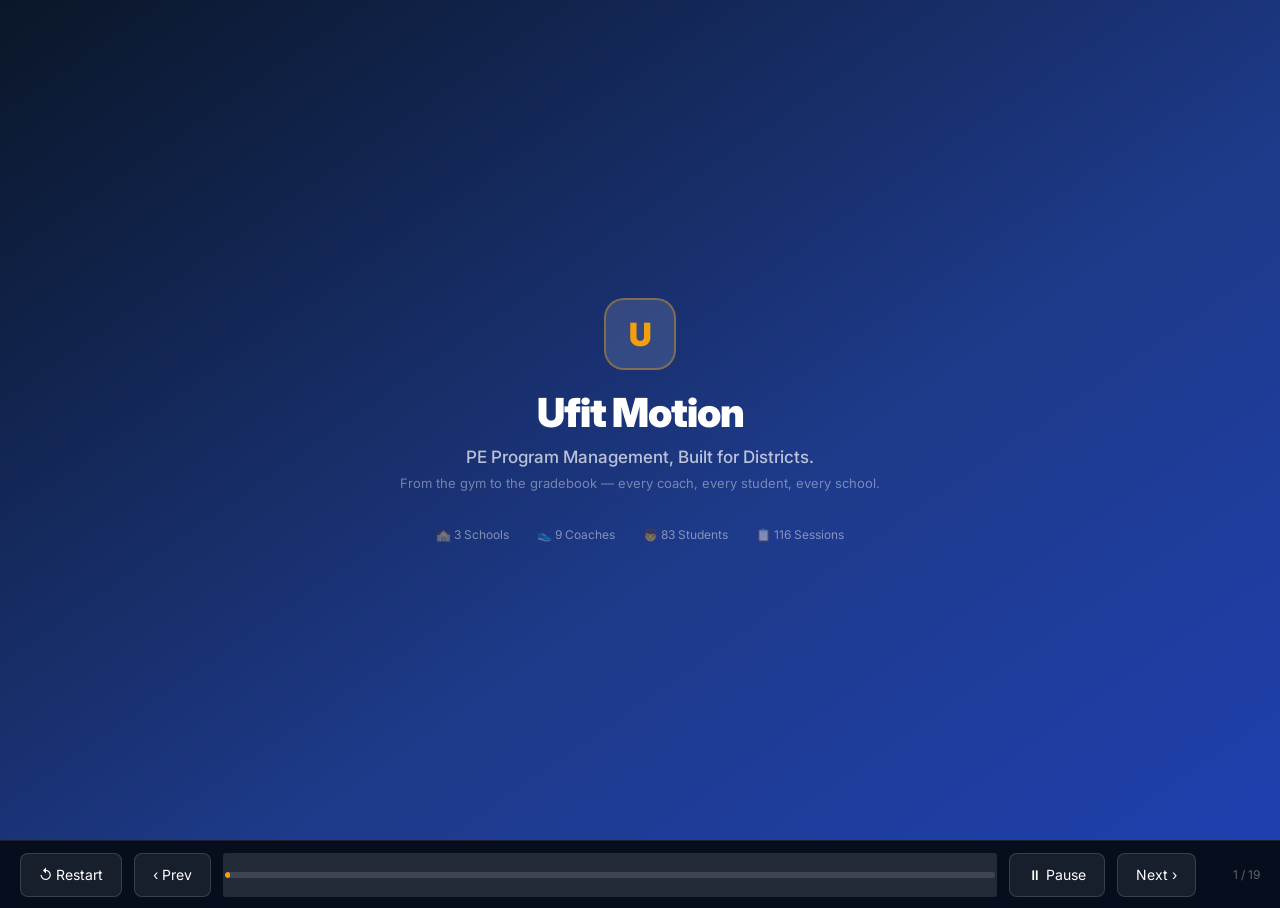
<file: demo.html>
<!DOCTYPE html>
<html lang="en">
<head>
<meta charset="UTF-8">
<meta name="viewport" content="width=device-width, initial-scale=1.0, user-scalable=no">
<meta name="mobile-web-app-capable" content="yes">
<meta name="apple-mobile-web-app-capable" content="yes">
<title>Ufit Motion — Live Demo</title>
<link rel="preconnect" href="https://fonts.googleapis.com">
<link href="https://fonts.googleapis.com/css2?family=Inter:wght@400;500;600;700;800;900&display=swap" rel="stylesheet">
<style>
*,*::before,*::after{box-sizing:border-box;margin:0;padding:0}
body{font-family:'Inter',system-ui,sans-serif;background:#0A1628;color:#1F2937;overflow:hidden;width:100vw;height:100vh}
#demo-stage{width:100vw;height:calc(100vh - 60px);position:relative;overflow:hidden}
.screen{position:absolute;inset:0;opacity:0;transition:opacity 0.6s ease;pointer-events:none;display:flex;flex-direction:column}
.screen.active{opacity:1;pointer-events:all}

/* Controls */
#controls{height:68px;background:#060E1D;display:flex;align-items:center;gap:12px;padding:0 20px;border-top:1px solid rgba(255,255,255,0.08)}
#progress-track{flex:1;height:6px;background:rgba(255,255,255,0.12);border-radius:3px;overflow:hidden;cursor:pointer;min-height:44px;display:flex;align-items:center;padding:0 2px}
#progress-track-inner{flex:1;height:6px;background:rgba(255,255,255,0.12);border-radius:3px;overflow:hidden}
#progress-fill{height:100%;background:#F59E0B;border-radius:3px;width:0%;transition:width 0.3s linear}
.ctrl-btn{background:rgba(255,255,255,0.07);border:1px solid rgba(255,255,255,0.15);color:#fff;padding:10px 18px;border-radius:8px;cursor:pointer;font-size:14px;font-family:inherit;white-space:nowrap;min-height:44px;touch-action:manipulation}
.ctrl-btn:hover,.ctrl-btn:active{background:rgba(255,255,255,0.18)}
#screen-lbl{color:rgba(255,255,255,0.35);font-size:12px;white-space:nowrap;min-width:52px;text-align:right}

/* Tablet optimizations */
@media (max-width:900px){
  .sidebar{width:160px}
  .sb-name{font-size:12px}
  .nav-item{font-size:11.5px;padding:8px 12px}
  .content{padding:12px 14px;gap:10px}
  .topbar{padding:0 14px}
  .g4{grid-template-columns:repeat(2,1fr)}
  .card-val{font-size:22px}
  #controls{padding:0 12px;gap:8px}
  .ctrl-btn{padding:10px 12px;font-size:13px}
}

/* Animations */
@keyframes up{from{transform:translateY(18px);opacity:0}to{transform:translateY(0);opacity:1}}
@keyframes fade{from{opacity:0}to{opacity:1}}
@keyframes barGrow{from{width:0!important}to{}}
.screen.active .a1{animation:up .5s ease .05s both}
.screen.active .a2{animation:up .5s ease .2s both}
.screen.active .a3{animation:up .5s ease .35s both}
.screen.active .a4{animation:up .5s ease .5s both}
.screen.active .a5{animation:up .5s ease .65s both}
.screen.active .a6{animation:up .5s ease .8s both}
.screen.active .af{animation:fade .8s ease .1s both}
.screen.active .bar-anim{animation:barGrow .9s ease .6s both}

/* ── FULL-BLEED SCREENS ── */
.splash{align-items:center;justify-content:center;gap:0;text-align:center}
.portal-card{align-items:center;justify-content:center;gap:0;text-align:center;background:#0F172A}

/* ── APP SHELL ── */
.app-shell{display:flex;height:100%;flex:1;overflow:hidden}
.sidebar{width:210px;background:#1E40AF;display:flex;flex-direction:column;flex-shrink:0}
.sb-brand{padding:18px 18px 16px;border-bottom:1px solid rgba(255,255,255,0.14);margin-bottom:8px}
.sb-logo{display:flex;align-items:center;gap:9px}
.sb-icon{width:30px;height:30px;background:rgba(255,255,255,0.18);border-radius:8px;display:flex;align-items:center;justify-content:center;font-weight:900;color:#F59E0B;font-size:14px}
.sb-name{color:#fff;font-weight:800;font-size:14px;line-height:1.1}
.sb-sub{color:rgba(255,255,255,0.5);font-size:10px}
.nav-item{display:flex;align-items:center;gap:9px;padding:9px 18px;color:rgba(255,255,255,0.65);font-size:12.5px;font-weight:500;border-left:3px solid transparent}
.nav-item.on{background:rgba(255,255,255,0.14);color:#fff;border-left-color:#F59E0B}
.ni{font-size:14px}
.main{flex:1;display:flex;flex-direction:column;overflow:hidden;background:#F3F4F6}
.topbar{background:#fff;height:52px;display:flex;align-items:center;justify-content:space-between;padding:0 22px;border-bottom:1px solid #E5E7EB;flex-shrink:0}
.tb-title{font-weight:700;font-size:16px;color:#111827}
.tb-user{display:flex;align-items:center;gap:9px}
.avatar{width:32px;height:32px;background:#1E40AF;border-radius:50%;display:flex;align-items:center;justify-content:center;color:#fff;font-size:12px;font-weight:700}
.u-name{font-size:12px;font-weight:600;color:#374151}
.u-role{font-size:10px;color:#9CA3AF}
.content{flex:1;padding:18px 22px;overflow:hidden;display:flex;flex-direction:column;gap:14px}

/* Cards */
.card{background:#fff;border-radius:10px;padding:16px;box-shadow:0 1px 3px rgba(0,0,0,0.07)}
.card-hd{font-size:11px;font-weight:700;color:#6B7280;text-transform:uppercase;letter-spacing:.05em;margin-bottom:6px}
.card-val{font-size:26px;font-weight:800;color:#111827;line-height:1}
.card-sub{font-size:11px;color:#9CA3AF;margin-top:3px}
.card-accent{border-top:3px solid #1E40AF}
.card-yellow{border-top:3px solid #F59E0B}
.card-green{border-top:3px solid #10B981}

/* Badges */
.badge{display:inline-flex;align-items:center;padding:2px 9px;border-radius:20px;font-size:11px;font-weight:600}
.bg-success{background:#D1FAE5;color:#065F46}
.bg-info{background:#DBEAFE;color:#1E40AF}
.bg-warning{background:#FEF3C7;color:#92400E}
.bg-error{background:#FEE2E2;color:#991B1B}
.bg-gray{background:#F3F4F6;color:#6B7280}

/* Progress bars */
.ptrack{background:#E5E7EB;border-radius:4px;height:8px;overflow:hidden;margin:4px 0}
.pfill{height:100%;border-radius:4px}
.p-blue{background:#1E40AF}
.p-green{background:#10B981}
.p-yellow{background:#F59E0B}

/* Tables */
.tbl{width:100%;border-collapse:collapse;font-size:12.5px}
.tbl th{text-align:left;padding:7px 10px;font-size:10px;font-weight:700;color:#6B7280;text-transform:uppercase;letter-spacing:.05em;border-bottom:1px solid #E5E7EB}
.tbl td{padding:9px 10px;border-bottom:1px solid #F3F4F6;color:#374151}
.tbl tr:last-child td{border-bottom:none}
.tbl tr.hl td{background:#EFF6FF}

/* Utility */
.row{display:flex;gap:12px}
.col{display:flex;flex-direction:column;gap:10px}
.g3{display:grid;grid-template-columns:repeat(3,1fr);gap:12px}
.g4{display:grid;grid-template-columns:repeat(4,1fr);gap:12px}
.g2{display:grid;grid-template-columns:repeat(2,1fr);gap:12px}
.flex-between{display:flex;justify-content:space-between;align-items:center}
.flex-center{display:flex;align-items:center;gap:8px}
.grow-tag{font-size:11px;font-weight:600}
.grow-up{color:#10B981}
.grow-flat{color:#9CA3AF}
.grow-dn{color:#EF4444}
.text-sm{font-size:12px;color:#6B7280}
.text-xs{font-size:11px;color:#9CA3AF}
.fw7{font-weight:700}
.fw8{font-weight:800}

/* Domain block */
.domain-block{margin-bottom:12px}
.domain-lbl{font-size:10px;font-weight:700;color:#6B7280;text-transform:uppercase;letter-spacing:.06em;padding-bottom:5px;border-bottom:1px solid #E5E7EB;margin-bottom:7px}
.skill-row{padding:5px 0;border-bottom:1px solid #F9FAFB}
.skill-row:last-child{border-bottom:none}

/* Coach form mocks */
.form-group{margin-bottom:10px}
.form-lbl{font-size:11px;font-weight:600;color:#374151;margin-bottom:3px;display:block}
.mock-input{width:100%;padding:7px 10px;border:1.5px solid #D1D5DB;border-radius:6px;font-size:12.5px;color:#9CA3AF;background:#F9FAFB}
.mock-input.filled{border-color:#1E40AF;color:#111827;background:#fff}
.check-row{display:flex;align-items:center;gap:8px;padding:6px 10px;border-radius:6px;font-size:12.5px}
.check-row.done{background:#F0FDF4;color:#065F46}
.check-row.pend{color:#9CA3AF}
.lvl-btns{display:flex;gap:7px;margin-top:4px}
.lvl-btn{width:38px;height:38px;border-radius:7px;border:2px solid #E5E7EB;display:flex;align-items:center;justify-content:center;font-weight:700;font-size:15px;color:#9CA3AF}
.lvl-btn.sel{border-color:#1E40AF;background:#1E40AF;color:#fff}
.toast-success{background:#D1FAE5;border:1px solid #6EE7B7;border-radius:8px;padding:10px 14px;display:flex;align-items:center;gap:8px;font-size:13px;font-weight:600;color:#065F46}
</style>
</head>
<body>

<div id="demo-stage">

<!-- ══════════════════════════════════════════
     SCREEN 1 — INTRO
══════════════════════════════════════════ -->
<div class="screen splash" id="s1" data-dur="5000" style="background:linear-gradient(145deg,#0A1628 0%,#1E3A8A 60%,#1E40AF 100%)">
  <div class="a1" style="margin-bottom:10px">
    <div style="width:72px;height:72px;background:rgba(255,255,255,0.12);border-radius:20px;display:flex;align-items:center;justify-content:center;margin:0 auto 18px;font-size:32px;font-weight:900;color:#F59E0B;border:2px solid rgba(245,158,11,0.4)">U</div>
    <div style="font-size:40px;font-weight:900;color:#fff;letter-spacing:-1px">Ufit Motion</div>
  </div>
  <div class="a2" style="font-size:17px;color:rgba(255,255,255,0.7);font-weight:500;margin-bottom:8px">PE Program Management, Built for Districts.</div>
  <div class="a3" style="font-size:13px;color:rgba(255,255,255,0.4)">From the gym to the gradebook — every coach, every student, every school.</div>
  <div class="a4" style="margin-top:36px;display:flex;gap:28px;font-size:12px;color:rgba(255,255,255,0.45)">
    <span>🏫 3 Schools</span><span>👟 9 Coaches</span><span>👦 83 Students</span><span>📋 116 Sessions</span>
  </div>
</div>

<!-- ══════════════════════════════════════════
     SCREEN 2 — PRINCIPAL PORTAL TITLE
══════════════════════════════════════════ -->
<div class="screen portal-card" id="s2" data-dur="4000">
  <div class="a1" style="font-size:52px;margin-bottom:16px">🏫</div>
  <div class="a2" style="font-size:36px;font-weight:900;color:#F59E0B;letter-spacing:-0.5px">Principal Portal</div>
  <div class="a3" style="font-size:15px;color:rgba(255,255,255,0.55);margin-top:10px;max-width:420px;line-height:1.6">Real-time visibility into your school's PE program — student growth, coach performance, and program health at a glance.</div>
</div>

<!-- ══════════════════════════════════════════
     SCREEN 3 — PRINCIPAL DASHBOARD
══════════════════════════════════════════ -->
<div class="screen" id="s3" data-dur="9000">
  <div class="app-shell">
    <div class="sidebar">
      <div class="sb-brand"><div class="sb-logo"><div class="sb-icon">U</div><div><div class="sb-name">Ufit Motion</div><div class="sb-sub">Lincoln Elementary</div></div></div></div>
      <div class="nav-item on"><span class="ni">📊</span> Dashboard</div>
      <div class="nav-item"><span class="ni">👦</span> Students</div>
      <div class="nav-item"><span class="ni">📈</span> Skills</div>
      <div class="nav-item"><span class="ni">👟</span> Coaches</div>
      <div class="nav-item"><span class="ni">⚠️</span> Incidents</div>
      <div class="nav-item"><span class="ni">📝</span> Survey</div>
    </div>
    <div class="main">
      <div class="topbar">
        <div class="tb-title a1">Good morning, Patricia 👋</div>
        <div class="tb-user"><div class="avatar">PM</div><div><div class="u-name">Patricia Moore</div><div class="u-role">Principal · Lincoln Elementary</div></div></div>
      </div>
      <div class="content">
        <div class="g4 a2">
          <div class="card card-accent"><div class="card-hd">Students</div><div class="card-val">83</div><div class="card-sub">All active</div></div>
          <div class="card card-yellow"><div class="card-hd">Coaches</div><div class="card-val">3</div><div class="card-sub">All assigned</div></div>
          <div class="card card-green"><div class="card-hd">Sessions Logged</div><div class="card-val">116</div><div class="card-sub">This semester</div></div>
          <div class="card"><div class="card-hd">EOD Compliance</div><div class="card-val" style="color:#10B981">94%</div><div class="card-sub">On-time submissions</div></div>
        </div>
        <div class="row a3" style="flex:1">
          <div class="card" style="flex:1">
            <div class="card-hd">Coach Performance</div>
            <table class="tbl" style="margin-top:8px">
              <thead><tr><th>Coach</th><th>Role</th><th>Score</th><th>Band</th></tr></thead>
              <tbody>
                <tr><td class="fw7">Derek Thompson</td><td>Head Coach</td><td class="fw7">87</td><td><span class="badge bg-success">Strong</span></td></tr>
                <tr><td class="fw7">Aaliyah Brooks</td><td>Asst Coach</td><td class="fw7">79</td><td><span class="badge bg-info">Meeting Exp.</span></td></tr>
                <tr><td class="fw7">Jordan Walsh</td><td>Asst Coach</td><td class="fw7">74</td><td><span class="badge bg-info">Meeting Exp.</span></td></tr>
              </tbody>
            </table>
          </div>
          <div class="card" style="width:220px">
            <div class="card-hd">Program Health</div>
            <div style="margin-top:12px">
              <div class="flex-between" style="margin-bottom:5px"><span class="text-sm">Avg Student Level</span><span class="fw7">3.8 / 5</span></div>
              <div class="ptrack"><div class="pfill p-blue bar-anim" style="width:76%"></div></div>
              <div class="flex-between" style="margin:10px 0 5px"><span class="text-sm">Assessment Coverage</span><span class="fw7">89%</span></div>
              <div class="ptrack"><div class="pfill p-green bar-anim" style="width:89%"></div></div>
              <div class="flex-between" style="margin:10px 0 5px"><span class="text-sm">On-Time EODs</span><span class="fw7">94%</span></div>
              <div class="ptrack"><div class="pfill p-green bar-anim" style="width:94%"></div></div>
            </div>
          </div>
        </div>
      </div>
    </div>
  </div>
</div>

<!-- ══════════════════════════════════════════
     SCREEN 4 — PRINCIPAL STUDENTS LIST
══════════════════════════════════════════ -->
<div class="screen" id="s4" data-dur="8000">
  <div class="app-shell">
    <div class="sidebar">
      <div class="sb-brand"><div class="sb-logo"><div class="sb-icon">U</div><div><div class="sb-name">Ufit Motion</div><div class="sb-sub">Lincoln Elementary</div></div></div></div>
      <div class="nav-item"><span class="ni">📊</span> Dashboard</div>
      <div class="nav-item on"><span class="ni">👦</span> Students</div>
      <div class="nav-item"><span class="ni">📈</span> Skills</div>
      <div class="nav-item"><span class="ni">👟</span> Coaches</div>
      <div class="nav-item"><span class="ni">⚠️</span> Incidents</div>
      <div class="nav-item"><span class="ni">📝</span> Survey</div>
    </div>
    <div class="main">
      <div class="topbar"><div class="tb-title">Students</div><div class="tb-user"><div class="avatar">PM</div><div><div class="u-name">Patricia Moore</div><div class="u-role">Principal</div></div></div></div>
      <div class="content">
        <div class="card a1" style="flex:1">
          <table class="tbl">
            <thead><tr><th>Student</th><th>Grade</th><th>Avg Level</th><th>Band</th><th></th></tr></thead>
            <tbody>
              <tr class="hl a2"><td class="fw7">Johnson, Emma</td><td>3</td><td><span class="fw7" style="color:#1E40AF">4.1</span> /5</td><td><span class="badge bg-success">On Track</span></td><td><span style="color:#1E40AF;font-size:11px;font-weight:600;cursor:pointer">View Progress →</span></td></tr>
              <tr class="a3"><td class="fw7">Davis, Marcus</td><td>4</td><td><span class="fw7" style="color:#10B981">4.4</span> /5</td><td><span class="badge bg-success">Proficient</span></td><td><span style="color:#1E40AF;font-size:11px;font-weight:600">View Progress →</span></td></tr>
              <tr class="a3"><td class="fw7">Williams, Zoe</td><td>2</td><td><span class="fw7" style="color:#F59E0B">3.1</span> /5</td><td><span class="badge bg-warning">Developing</span></td><td><span style="color:#1E40AF;font-size:11px;font-weight:600">View Progress →</span></td></tr>
              <tr class="a4"><td class="fw7">Torres, Miguel</td><td>5</td><td><span class="fw7" style="color:#10B981">4.6</span> /5</td><td><span class="badge bg-success">Advanced</span></td><td><span style="color:#1E40AF;font-size:11px;font-weight:600">View Progress →</span></td></tr>
              <tr class="a4"><td class="fw7">Kim, Sophia</td><td>3</td><td><span class="fw7" style="color:#F59E0B">3.3</span> /5</td><td><span class="badge bg-info">On Track</span></td><td><span style="color:#1E40AF;font-size:11px;font-weight:600">View Progress →</span></td></tr>
              <tr class="a5"><td class="fw7">Brown, Jaylen</td><td>1</td><td><span class="fw7" style="color:#EF4444">2.4</span> /5</td><td><span class="badge bg-error">Emerging</span></td><td><span style="color:#1E40AF;font-size:11px;font-weight:600">View Progress →</span></td></tr>
              <tr class="a5"><td class="fw7">Garcia, Isabella</td><td>4</td><td><span class="fw7" style="color:#10B981">4.2</span> /5</td><td><span class="badge bg-success">On Track</span></td><td><span style="color:#1E40AF;font-size:11px;font-weight:600">View Progress →</span></td></tr>
            </tbody>
          </table>
          <div style="margin-top:10px;font-size:11px;color:#9CA3AF">Showing 7 of 83 students · Lincoln Elementary</div>
        </div>
      </div>
    </div>
  </div>
</div>

<!-- ══════════════════════════════════════════
     SCREEN 5 — STUDENT PROGRESS (EMMA JOHNSON)
══════════════════════════════════════════ -->
<div class="screen" id="s5" data-dur="14000">
  <div class="app-shell">
    <div class="sidebar">
      <div class="sb-brand"><div class="sb-logo"><div class="sb-icon">U</div><div><div class="sb-name">Ufit Motion</div><div class="sb-sub">Lincoln Elementary</div></div></div></div>
      <div class="nav-item"><span class="ni">📊</span> Dashboard</div>
      <div class="nav-item on"><span class="ni">👦</span> Students</div>
      <div class="nav-item"><span class="ni">📈</span> Skills</div>
      <div class="nav-item"><span class="ni">👟</span> Coaches</div>
      <div class="nav-item"><span class="ni">⚠️</span> Incidents</div>
      <div class="nav-item"><span class="ni">📝</span> Survey</div>
    </div>
    <div class="main">
      <div class="topbar"><div class="tb-title">Emma Johnson — Progress</div><div class="tb-user"><div class="avatar">PM</div><div><div class="u-name">Patricia Moore</div><div class="u-role">Principal</div></div></div></div>
      <div class="content" style="flex-direction:row;gap:14px">
        <!-- Overall + domains column -->
        <div class="col" style="width:220px;flex-shrink:0">
          <div class="card a1" style="text-align:center;padding:18px 12px">
            <div style="font-size:40px;font-weight:900;color:#1E40AF">78</div>
            <div style="margin:6px 0"><span class="badge bg-info" style="font-size:12px">On Track</span></div>
            <div class="text-xs">Overall Ufit Score</div>
            <div style="margin-top:10px;font-size:11px;color:#10B981;font-weight:600">↑ +6 pts since baseline</div>
          </div>
          <div class="card a2">
            <div class="card-hd">Domains</div>
            <div style="margin-top:8px">
              <div style="margin-bottom:10px">
                <div class="flex-between" style="margin-bottom:4px"><span class="text-sm fw7">Physical</span><span style="font-size:12px;font-weight:700;color:#1E40AF">82</span></div>
                <div class="ptrack"><div class="pfill p-blue bar-anim" style="width:82%"></div></div>
              </div>
              <div style="margin-bottom:10px">
                <div class="flex-between" style="margin-bottom:4px"><span class="text-sm fw7">Social-Emotional</span><span style="font-size:12px;font-weight:700;color:#10B981">74</span></div>
                <div class="ptrack"><div class="pfill p-green bar-anim" style="width:74%"></div></div>
              </div>
              <div>
                <div class="flex-between" style="margin-bottom:4px"><span class="text-sm fw7">Game Application</span><span style="font-size:12px;font-weight:700;color:#F59E0B">70</span></div>
                <div class="ptrack"><div class="pfill p-yellow bar-anim" style="width:70%"></div></div>
              </div>
            </div>
          </div>
        </div>
        <!-- Skills breakdown -->
        <div class="card a3" style="flex:1;overflow:hidden">
          <div class="card-hd">Skill Breakdown — Grade 3</div>
          <div style="margin-top:10px;overflow:auto;max-height:520px">
            <!-- Physical -->
            <div class="domain-block a3">
              <div class="domain-lbl">🏃 Physical</div>
              <div class="skill-row">
                <div class="flex-between" style="margin-bottom:4px">
                  <span style="font-size:12.5px;font-weight:500">Locomotor Skills</span>
                  <div class="flex-center"><span class="grow-tag grow-up">↑ +8 pts</span><span class="badge bg-success" style="margin-left:6px">85</span></div>
                </div>
                <div class="ptrack"><div class="pfill p-green bar-anim" style="width:85%"></div></div>
              </div>
              <div class="skill-row">
                <div class="flex-between" style="margin-bottom:4px">
                  <span style="font-size:12.5px;font-weight:500">Manipulative Skills</span>
                  <div class="flex-center"><span class="grow-tag grow-up">↑ +5 pts</span><span class="badge bg-info" style="margin-left:6px">79</span></div>
                </div>
                <div class="ptrack"><div class="pfill p-blue bar-anim" style="width:79%"></div></div>
              </div>
              <div class="skill-row">
                <div class="flex-between" style="margin-bottom:4px">
                  <span style="font-size:12.5px;font-weight:500">Fitness Components</span>
                  <div class="flex-center"><span class="grow-tag grow-up">↑ +3 pts</span><span class="badge bg-info" style="margin-left:6px">80</span></div>
                </div>
                <div class="ptrack"><div class="pfill p-blue bar-anim" style="width:80%"></div></div>
              </div>
            </div>
            <!-- Social-Emotional -->
            <div class="domain-block a4">
              <div class="domain-lbl">🤝 Social-Emotional</div>
              <div class="skill-row">
                <div class="flex-between" style="margin-bottom:4px">
                  <span style="font-size:12.5px;font-weight:500">Self-Regulation</span>
                  <div class="flex-center"><span class="grow-tag grow-up">↑ +3 pts</span><span class="badge bg-info" style="margin-left:6px">71</span></div>
                </div>
                <div class="ptrack"><div class="pfill p-blue bar-anim" style="width:71%"></div></div>
              </div>
              <div class="skill-row">
                <div class="flex-between" style="margin-bottom:4px">
                  <span style="font-size:12.5px;font-weight:500">Teamwork & Cooperation</span>
                  <div class="flex-center"><span class="grow-tag grow-up">↑ +6 pts</span><span class="badge bg-success" style="margin-left:6px">77</span></div>
                </div>
                <div class="ptrack"><div class="pfill p-green bar-anim" style="width:77%"></div></div>
              </div>
            </div>
            <!-- Game Application -->
            <div class="domain-block a5">
              <div class="domain-lbl">🎯 Game Application</div>
              <div class="skill-row">
                <div class="flex-between" style="margin-bottom:4px">
                  <span style="font-size:12.5px;font-weight:500">Invasion Games</span>
                  <div class="flex-center"><span class="grow-tag grow-flat">→ 0 pts</span><span class="badge bg-warning" style="margin-left:6px">72</span></div>
                </div>
                <div class="ptrack"><div class="pfill p-yellow bar-anim" style="width:72%"></div></div>
              </div>
              <div class="skill-row">
                <div class="flex-between" style="margin-bottom:4px">
                  <span style="font-size:12.5px;font-weight:500">Strike & Kick</span>
                  <div class="flex-center"><span class="grow-tag grow-up">↑ +4 pts</span><span class="badge bg-warning" style="margin-left:6px">68</span></div>
                </div>
                <div class="ptrack"><div class="pfill p-yellow bar-anim" style="width:68%"></div></div>
              </div>
            </div>
          </div>
        </div>
      </div>
    </div>
  </div>
</div>

<!-- ══════════════════════════════════════════
     SCREEN 6 — PRINCIPAL COACH SCORECARD
══════════════════════════════════════════ -->
<div class="screen" id="s6" data-dur="10000">
  <div class="app-shell">
    <div class="sidebar">
      <div class="sb-brand"><div class="sb-logo"><div class="sb-icon">U</div><div><div class="sb-name">Ufit Motion</div><div class="sb-sub">Lincoln Elementary</div></div></div></div>
      <div class="nav-item"><span class="ni">📊</span> Dashboard</div>
      <div class="nav-item"><span class="ni">👦</span> Students</div>
      <div class="nav-item"><span class="ni">📈</span> Skills</div>
      <div class="nav-item on"><span class="ni">👟</span> Coaches</div>
      <div class="nav-item"><span class="ni">⚠️</span> Incidents</div>
      <div class="nav-item"><span class="ni">📝</span> Survey</div>
    </div>
    <div class="main">
      <div class="topbar"><div class="tb-title">Coach Performance</div><div class="tb-user"><div class="avatar">PM</div><div><div class="u-name">Patricia Moore</div><div class="u-role">Principal</div></div></div></div>
      <div class="content" style="flex-direction:row;gap:14px">
        <div class="card a1" style="width:230px;flex-shrink:0;text-align:center;padding:22px 18px">
          <div style="font-size:13px;font-weight:700;color:#6B7280;text-transform:uppercase;letter-spacing:.05em;margin-bottom:8px">Derek Thompson</div>
          <div style="font-size:52px;font-weight:900;color:#1E40AF;line-height:1">87</div>
          <div style="margin:8px 0"><span class="badge bg-success" style="font-size:12px;padding:4px 14px">Strong</span></div>
          <div class="text-xs">Rolling 30 days</div>
          <div style="margin-top:16px;padding-top:14px;border-top:1px solid #E5E7EB">
            <div class="text-xs" style="margin-bottom:4px">EOD On-Time Rate</div>
            <div class="fw7" style="color:#10B981;font-size:16px">96%</div>
          </div>
        </div>
        <div class="card a2" style="flex:1">
          <div class="card-hd">Score Breakdown</div>
          <div style="margin-top:16px">
            <div style="margin-bottom:18px">
              <div class="flex-between" style="margin-bottom:6px">
                <div>
                  <div style="font-weight:700;font-size:14px">Compliance</div>
                  <div class="text-xs">EOD on-time: 96% · Sessions logged: 100% · Incident filing: N/A</div>
                </div>
                <span style="font-weight:700;font-size:16px;color:#10B981">91<span style="font-size:12px;color:#9CA3AF">/100</span></span>
              </div>
              <div class="ptrack" style="height:10px"><div class="pfill p-green bar-anim" style="width:91%"></div></div>
            </div>
            <div style="margin-bottom:18px">
              <div class="flex-between" style="margin-bottom:6px">
                <div>
                  <div style="font-weight:700;font-size:14px">Student Outcomes</div>
                  <div class="text-xs">Avg growth: +6 pts · Attendance: 89% · Assessment coverage: 87%</div>
                </div>
                <span style="font-weight:700;font-size:16px;color:#1E40AF">84<span style="font-size:12px;color:#9CA3AF">/100</span></span>
              </div>
              <div class="ptrack" style="height:10px"><div class="pfill p-blue bar-anim" style="width:84%"></div></div>
            </div>
            <div>
              <div class="flex-between" style="margin-bottom:6px">
                <div>
                  <div style="font-weight:700;font-size:14px">Observations</div>
                  <div class="text-xs">Based on 2 supervisor observations this period</div>
                </div>
                <span style="font-weight:700;font-size:16px;color:#1E40AF">86<span style="font-size:12px;color:#9CA3AF">/100</span></span>
              </div>
              <div class="ptrack" style="height:10px"><div class="pfill p-blue bar-anim" style="width:86%"></div></div>
            </div>
          </div>
        </div>
      </div>
    </div>
  </div>
</div>

<!-- ══════════════════════════════════════════
     SCREEN 7 — PRINCIPAL EOD SUMMARY
══════════════════════════════════════════ -->
<div class="screen" id="s7" data-dur="8000">
  <div class="app-shell">
    <div class="sidebar">
      <div class="sb-brand"><div class="sb-logo"><div class="sb-icon">U</div><div><div class="sb-name">Ufit Motion</div><div class="sb-sub">Lincoln Elementary</div></div></div></div>
      <div class="nav-item"><span class="ni">📊</span> Dashboard</div>
      <div class="nav-item on"><span class="ni">📊</span> EOD Reports</div>
      <div class="nav-item"><span class="ni">📈</span> Skills</div>
      <div class="nav-item"><span class="ni">👟</span> Coaches</div>
      <div class="nav-item"><span class="ni">⚠️</span> Incidents</div>
      <div class="nav-item"><span class="ni">📝</span> Survey</div>
    </div>
    <div class="main">
      <div class="topbar"><div class="tb-title">EOD Reports</div><div class="tb-user"><div class="avatar">PM</div><div><div class="u-name">Patricia Moore</div><div class="u-role">Principal</div></div></div></div>
      <div class="content">
        <div class="g4 a1">
          <div class="card card-accent"><div class="card-hd">Total Sessions</div><div class="card-val">116</div><div class="card-sub">Logged this semester</div></div>
          <div class="card card-green"><div class="card-hd">On-Time EODs</div><div class="card-val" style="color:#10B981">109</div><div class="card-sub">94% compliance</div></div>
          <div class="card card-yellow"><div class="card-hd">Late Submissions</div><div class="card-val" style="color:#F59E0B">7</div><div class="card-sub">Flagged for review</div></div>
          <div class="card"><div class="card-hd">Open Incidents</div><div class="card-val" style="color:#10B981">0</div><div class="card-sub">All resolved</div></div>
        </div>
        <div class="card a2" style="flex:1">
          <div class="card-hd">Recent Session Reports</div>
          <table class="tbl" style="margin-top:8px">
            <thead><tr><th>Date</th><th>Coach</th><th>Students</th><th>EOD</th><th>On Time</th></tr></thead>
            <tbody>
              <tr class="a3"><td>May 5, 2026</td><td class="fw7">Derek Thompson</td><td>29</td><td><span class="badge bg-success">Submitted</span></td><td>✅</td></tr>
              <tr class="a3"><td>May 2, 2026</td><td class="fw7">Aaliyah Brooks</td><td>27</td><td><span class="badge bg-success">Submitted</span></td><td>✅</td></tr>
              <tr class="a4"><td>May 1, 2026</td><td class="fw7">Derek Thompson</td><td>31</td><td><span class="badge bg-success">Submitted</span></td><td>✅</td></tr>
              <tr class="a4"><td>Apr 30, 2026</td><td class="fw7">Jordan Walsh</td><td>25</td><td><span class="badge bg-warning">Late</span></td><td>⚠️</td></tr>
              <tr class="a5"><td>Apr 29, 2026</td><td class="fw7">Derek Thompson</td><td>30</td><td><span class="badge bg-success">Submitted</span></td><td>✅</td></tr>
            </tbody>
          </table>
        </div>
      </div>
    </div>
  </div>
</div>

<!-- ══════════════════════════════════════════
     SCREEN 8 — COACH PORTAL TITLE
══════════════════════════════════════════ -->
<div class="screen portal-card" id="s8" data-dur="4000">
  <div class="a1" style="font-size:52px;margin-bottom:16px">🏃</div>
  <div class="a2" style="font-size:36px;font-weight:900;color:#F59E0B;letter-spacing:-0.5px">Coach Portal</div>
  <div class="a3" style="font-size:15px;color:rgba(255,255,255,0.55);margin-top:10px;max-width:420px;line-height:1.6">Built for coaches in the field — log sessions, file EOD reports, and track student progress from any device.</div>
</div>

<!-- ══════════════════════════════════════════
     SCREEN 9 — COACH DASHBOARD
══════════════════════════════════════════ -->
<div class="screen" id="s9" data-dur="8000">
  <div class="app-shell">
    <div class="sidebar">
      <div class="sb-brand"><div class="sb-logo"><div class="sb-icon">U</div><div><div class="sb-name">Ufit Motion</div><div class="sb-sub">Lincoln Elementary</div></div></div></div>
      <div class="nav-item on"><span class="ni">📊</span> Dashboard</div>
      <div class="nav-item"><span class="ni">📋</span> Sessions</div>
      <div class="nav-item"><span class="ni">📝</span> EOD Reports</div>
      <div class="nav-item"><span class="ni">📈</span> Assessments</div>
      <div class="nav-item"><span class="ni">👦</span> My Students</div>
      <div class="nav-item"><span class="ni">⭐</span> Performance</div>
    </div>
    <div class="main">
      <div class="topbar">
        <div class="tb-title a1">Good morning, Derek 👋</div>
        <div class="tb-user"><div class="avatar">DT</div><div><div class="u-name">Derek Thompson</div><div class="u-role">Head Coach · Lincoln</div></div></div>
      </div>
      <div class="content">
        <div class="g3 a2">
          <div class="card card-accent"><div class="card-hd">My Students</div><div class="card-val">31</div><div class="card-sub">At Lincoln Elementary</div></div>
          <div class="card card-green"><div class="card-hd">Sessions This Month</div><div class="card-val">18</div><div class="card-sub">All logged ✓</div></div>
          <div class="card card-yellow"><div class="card-hd">My Score</div><div class="card-val" style="color:#1E40AF">87</div><div class="card-sub">Strong · Rolling 30d</div></div>
        </div>
        <div class="row a3" style="flex:1">
          <div class="card" style="flex:1">
            <div class="card-hd">Today's Schedule</div>
            <div style="margin-top:12px;padding:14px;background:#EFF6FF;border-radius:8px;border-left:4px solid #1E40AF">
              <div class="fw7" style="font-size:14px;color:#1E40AF">Lincoln Elementary — Period 2</div>
              <div class="text-sm" style="margin-top:4px">9:00 AM · Grades 3–4 · Locomotor Skills Unit</div>
              <div style="margin-top:10px;display:flex;gap:8px">
                <div style="background:#1E40AF;color:#fff;padding:7px 14px;border-radius:6px;font-size:12px;font-weight:600;cursor:pointer">Log Session</div>
                <div style="background:#F3F4F6;color:#374151;padding:7px 14px;border-radius:6px;font-size:12px;font-weight:600;cursor:pointer">Submit EOD</div>
              </div>
            </div>
          </div>
          <div class="card" style="width:220px">
            <div class="card-hd">Recent Activity</div>
            <div style="margin-top:10px;display:flex;flex-direction:column;gap:8px">
              <div class="flex-center"><span style="color:#10B981">✓</span><span class="text-sm">EOD submitted — May 5</span></div>
              <div class="flex-center"><span style="color:#10B981">✓</span><span class="text-sm">Session logged — May 5</span></div>
              <div class="flex-center"><span style="color:#10B981">✓</span><span class="text-sm">3 students assessed — May 2</span></div>
              <div class="flex-center"><span style="color:#10B981">✓</span><span class="text-sm">EOD submitted — May 2</span></div>
            </div>
          </div>
        </div>
      </div>
    </div>
  </div>
</div>

<!-- ══════════════════════════════════════════
     SCREEN 10 — COACH LOG SESSION
══════════════════════════════════════════ -->
<div class="screen" id="s10" data-dur="9000">
  <div class="app-shell">
    <div class="sidebar">
      <div class="sb-brand"><div class="sb-logo"><div class="sb-icon">U</div><div><div class="sb-name">Ufit Motion</div><div class="sb-sub">Lincoln Elementary</div></div></div></div>
      <div class="nav-item"><span class="ni">📊</span> Dashboard</div>
      <div class="nav-item on"><span class="ni">📋</span> Sessions</div>
      <div class="nav-item"><span class="ni">📝</span> EOD Reports</div>
      <div class="nav-item"><span class="ni">📈</span> Assessments</div>
      <div class="nav-item"><span class="ni">👦</span> My Students</div>
      <div class="nav-item"><span class="ni">⭐</span> Performance</div>
    </div>
    <div class="main">
      <div class="topbar"><div class="tb-title">Log Session</div><div class="tb-user"><div class="avatar">DT</div><div><div class="u-name">Derek Thompson</div><div class="u-role">Head Coach</div></div></div></div>
      <div class="content">
        <div class="card a1" style="max-width:560px">
          <div class="card-hd">New Session — May 6, 2026</div>
          <div style="margin-top:14px;display:grid;grid-template-columns:1fr 1fr;gap:12px">
            <div class="form-group a2">
              <span class="form-lbl">School</span>
              <div class="mock-input filled">Lincoln Elementary</div>
            </div>
            <div class="form-group a2">
              <span class="form-lbl">Session Date</span>
              <div class="mock-input filled">May 6, 2026</div>
            </div>
            <div class="form-group a3">
              <span class="form-lbl">Students Present</span>
              <div class="mock-input filled">28</div>
            </div>
            <div class="form-group a3">
              <span class="form-lbl">Session Type</span>
              <div class="mock-input filled">Regular</div>
            </div>
            <div class="form-group a4" style="grid-column:1/-1">
              <span class="form-lbl">Activity Focus</span>
              <div class="mock-input filled">Locomotor Skills — Running Form & Jumping</div>
            </div>
            <div class="form-group a5" style="grid-column:1/-1">
              <span class="form-lbl">Session Notes</span>
              <div class="mock-input filled" style="height:54px;padding-top:10px">Students engaged well. Focused on proper arm swing and landing mechanics. 4 students showing strong growth in form.</div>
            </div>
          </div>
          <div class="a6" style="margin-top:14px">
            <div style="background:#1E40AF;color:#fff;padding:10px 22px;border-radius:8px;font-size:13px;font-weight:700;display:inline-flex;align-items:center;gap:8px;cursor:pointer">✓ Session Logged Successfully</div>
          </div>
        </div>
      </div>
    </div>
  </div>
</div>

<!-- ══════════════════════════════════════════
     SCREEN 11 — COACH EOD REPORT
══════════════════════════════════════════ -->
<div class="screen" id="s11" data-dur="10000">
  <div class="app-shell">
    <div class="sidebar">
      <div class="sb-brand"><div class="sb-logo"><div class="sb-icon">U</div><div><div class="sb-name">Ufit Motion</div><div class="sb-sub">Lincoln Elementary</div></div></div></div>
      <div class="nav-item"><span class="ni">📊</span> Dashboard</div>
      <div class="nav-item"><span class="ni">📋</span> Sessions</div>
      <div class="nav-item on"><span class="ni">📝</span> EOD Reports</div>
      <div class="nav-item"><span class="ni">📈</span> Assessments</div>
      <div class="nav-item"><span class="ni">👦</span> My Students</div>
      <div class="nav-item"><span class="ni">⭐</span> Performance</div>
    </div>
    <div class="main">
      <div class="topbar"><div class="tb-title">End of Day Report</div><div class="tb-user"><div class="avatar">DT</div><div><div class="u-name">Derek Thompson</div><div class="u-role">Head Coach</div></div></div></div>
      <div class="content">
        <div class="row a1">
          <div class="card" style="flex:1">
            <div class="card-hd">Operations Checklist</div>
            <div style="margin-top:10px;display:flex;flex-direction:column;gap:4px">
              <div class="check-row done a2"><span>✅</span> Coaches arrived in uniform and on time</div>
              <div class="check-row done a2"><span>✅</span> Equipment accounted for and secured</div>
              <div class="check-row done a3"><span>✅</span> Transitions were orderly</div>
              <div class="check-row done a3"><span>✅</span> Yard fully supervised at all times</div>
              <div class="check-row done a4"><span>✅</span> Curriculum followed as planned</div>
              <div class="check-row done a4"><span>✅</span> Coaches set up and ready before students arrived</div>
              <div class="check-row done a5"><span>✅</span> All coaches clocked in on time</div>
            </div>
          </div>
          <div class="col" style="width:220px">
            <div class="card a2">
              <div class="card-hd">Session Summary</div>
              <div style="margin-top:8px;display:flex;flex-direction:column;gap:6px">
                <div class="flex-between"><span class="text-xs">Students present</span><span class="fw7">28 / 31</span></div>
                <div class="flex-between"><span class="text-xs">Incidents</span><span class="fw7" style="color:#10B981">None</span></div>
                <div class="flex-between"><span class="text-xs">School concerns</span><span class="fw7" style="color:#10B981">None</span></div>
              </div>
            </div>
            <div class="a5">
              <div class="toast-success"><span>✅</span> EOD Submitted On Time</div>
            </div>
          </div>
        </div>
      </div>
    </div>
  </div>
</div>

<!-- ══════════════════════════════════════════
     SCREEN 12 — COACH ASSESS STUDENT
══════════════════════════════════════════ -->
<div class="screen" id="s12" data-dur="9000">
  <div class="app-shell">
    <div class="sidebar">
      <div class="sb-brand"><div class="sb-logo"><div class="sb-icon">U</div><div><div class="sb-name">Ufit Motion</div><div class="sb-sub">Lincoln Elementary</div></div></div></div>
      <div class="nav-item"><span class="ni">📊</span> Dashboard</div>
      <div class="nav-item"><span class="ni">📋</span> Sessions</div>
      <div class="nav-item"><span class="ni">📝</span> EOD Reports</div>
      <div class="nav-item on"><span class="ni">📈</span> Assessments</div>
      <div class="nav-item"><span class="ni">👦</span> My Students</div>
      <div class="nav-item"><span class="ni">⭐</span> Performance</div>
    </div>
    <div class="main">
      <div class="topbar"><div class="tb-title">Assess Student</div><div class="tb-user"><div class="avatar">DT</div><div><div class="u-name">Derek Thompson</div><div class="u-role">Head Coach</div></div></div></div>
      <div class="content">
        <div class="row a1" style="align-items:flex-start">
          <div class="card" style="width:220px;flex-shrink:0">
            <div style="text-align:center;padding:8px 0 12px">
              <div style="width:52px;height:52px;background:#EFF6FF;border-radius:50%;display:flex;align-items:center;justify-content:center;margin:0 auto 10px;font-size:20px">👧</div>
              <div class="fw7" style="font-size:15px">Emma Johnson</div>
              <div class="text-xs">Grade 3 · Lincoln Elementary</div>
              <div style="margin-top:8px"><span class="badge bg-info">On Track</span></div>
            </div>
            <div style="padding-top:12px;border-top:1px solid #E5E7EB">
              <div class="flex-between" style="margin-bottom:4px"><span class="text-xs">Current Avg</span><span class="fw7">4.1 / 5</span></div>
              <div class="flex-between"><span class="text-xs">Last Assessed</span><span class="text-xs fw7">May 2</span></div>
            </div>
          </div>
          <div class="card a2" style="flex:1">
            <div class="card-hd">Skill Assessment — Locomotor: Running Form</div>
            <div style="margin-top:16px">
              <div class="form-lbl">Performance Level <span style="color:#9CA3AF;font-weight:400">(1 = Emerging · 5 = Mastery)</span></div>
              <div class="lvl-btns a3" style="margin-top:8px">
                <div class="lvl-btn">1</div>
                <div class="lvl-btn">2</div>
                <div class="lvl-btn">3</div>
                <div class="lvl-btn sel">4</div>
                <div class="lvl-btn">5</div>
              </div>
              <div style="margin-top:14px;padding:10px 14px;background:#F0FDF4;border-radius:8px;border-left:3px solid #10B981" class="a4">
                <div style="font-size:12px;font-weight:700;color:#065F46">↑ Growth Detected!</div>
                <div style="font-size:11px;color:#065F46;margin-top:2px">Level 4 — up from Level 3 at last assessment (May 2)</div>
              </div>
              <div style="margin-top:12px" class="a5">
                <div class="form-lbl">Assessment Notes</div>
                <div class="mock-input filled" style="height:48px;margin-top:4px;padding-top:8px">Strong arm drive and soft landings. Ready to progress to hurdle step pattern.</div>
              </div>
              <div style="margin-top:14px" class="a6">
                <div style="background:#1E40AF;color:#fff;padding:10px 20px;border-radius:8px;font-size:13px;font-weight:700;display:inline-flex;align-items:center;gap:8px;cursor:pointer">✓ Score Saved</div>
              </div>
            </div>
          </div>
        </div>
      </div>
    </div>
  </div>
</div>

<!-- ══════════════════════════════════════════
     SCREEN 13 — PARENT PORTAL TITLE
══════════════════════════════════════════ -->
<div class="screen portal-card" id="s13" data-dur="4000">
  <div class="a1" style="font-size:52px;margin-bottom:16px">👨‍👩‍👧</div>
  <div class="a2" style="font-size:36px;font-weight:900;color:#F59E0B;letter-spacing:-0.5px">Parent Portal</div>
  <div class="a3" style="font-size:15px;color:rgba(255,255,255,0.55);margin-top:10px;max-width:420px;line-height:1.6">Stay connected to your child's fitness journey — view their growth, skills, and latest assessments anytime.</div>
</div>

<!-- ══════════════════════════════════════════
     SCREEN 14 — PARENT HOME
══════════════════════════════════════════ -->
<div class="screen" id="s14" data-dur="8000">
  <div class="app-shell">
    <div class="sidebar">
      <div class="sb-brand"><div class="sb-logo"><div class="sb-icon">U</div><div><div class="sb-name">Ufit Motion</div><div class="sb-sub">Parent Portal</div></div></div></div>
      <div class="nav-item on"><span class="ni">🏠</span> My Children</div>
      <div class="nav-item"><span class="ni">⚙️</span> Settings</div>
    </div>
    <div class="main">
      <div class="topbar">
        <div class="tb-title a1">Welcome back, Maria 👋</div>
        <div class="tb-user"><div class="avatar" style="background:#F59E0B;color:#000">MJ</div><div><div class="u-name">Maria Johnson</div><div class="u-role">Parent · Lincoln Elementary</div></div></div>
      </div>
      <div class="content">
        <div class="g3 a2">
          <div class="card" style="border-left:4px solid #10B981">
            <div style="display:flex;align-items:center;gap:10px;margin-bottom:12px">
              <div style="width:40px;height:40px;background:#EFF6FF;border-radius:50%;display:flex;align-items:center;justify-content:center;font-size:18px">👧</div>
              <div><div class="fw7" style="font-size:14px">Emma Johnson</div><div class="text-xs">Grade 3</div></div>
            </div>
            <div class="flex-between" style="margin-bottom:6px">
              <div style="font-size:32px;font-weight:900;color:#1E40AF">78</div>
              <span class="badge bg-info">On Track</span>
            </div>
            <div class="text-xs">Last assessed May 2, 2026</div>
            <div style="margin-top:8px;color:#10B981;font-size:12px;font-weight:600">↑ +6 pts since start</div>
          </div>
          <div class="card" style="border-left:4px solid #F59E0B">
            <div style="display:flex;align-items:center;gap:10px;margin-bottom:12px">
              <div style="width:40px;height:40px;background:#EFF6FF;border-radius:50%;display:flex;align-items:center;justify-content:center;font-size:18px">👦</div>
              <div><div class="fw7" style="font-size:14px">Liam Johnson</div><div class="text-xs">Grade 2</div></div>
            </div>
            <div class="flex-between" style="margin-bottom:6px">
              <div style="font-size:32px;font-weight:900;color:#F59E0B">65</div>
              <span class="badge bg-warning">Developing</span>
            </div>
            <div class="text-xs">Last assessed Apr 28, 2026</div>
            <div style="margin-top:8px;color:#F59E0B;font-size:12px;font-weight:600">↑ +4 pts since start</div>
          </div>
          <div class="card" style="border-left:4px solid #10B981">
            <div style="display:flex;align-items:center;gap:10px;margin-bottom:12px">
              <div style="width:40px;height:40px;background:#EFF6FF;border-radius:50%;display:flex;align-items:center;justify-content:center;font-size:18px">👧</div>
              <div><div class="fw7" style="font-size:14px">Sofia Johnson</div><div class="text-xs">Grade 4</div></div>
            </div>
            <div class="flex-between" style="margin-bottom:6px">
              <div style="font-size:32px;font-weight:900;color:#10B981">84</div>
              <span class="badge bg-success">Proficient</span>
            </div>
            <div class="text-xs">Last assessed May 1, 2026</div>
            <div style="margin-top:8px;color:#10B981;font-size:12px;font-weight:600">↑ +9 pts since start</div>
          </div>
        </div>
      </div>
    </div>
  </div>
</div>

<!-- ══════════════════════════════════════════
     SCREEN 15 — PARENT: EMMA'S SKILLS
══════════════════════════════════════════ -->
<div class="screen" id="s15" data-dur="10000">
  <div class="app-shell">
    <div class="sidebar">
      <div class="sb-brand"><div class="sb-logo"><div class="sb-icon">U</div><div><div class="sb-name">Ufit Motion</div><div class="sb-sub">Parent Portal</div></div></div></div>
      <div class="nav-item on"><span class="ni">🏠</span> My Children</div>
      <div class="nav-item"><span class="ni">⚙️</span> Settings</div>
    </div>
    <div class="main">
      <div class="topbar"><div class="tb-title">Emma Johnson — Skill Progress</div><div class="tb-user"><div class="avatar" style="background:#F59E0B;color:#000">MJ</div><div><div class="u-name">Maria Johnson</div><div class="u-role">Parent</div></div></div></div>
      <div class="content" style="flex-direction:row;gap:14px">
        <div class="col" style="width:200px;flex-shrink:0">
          <div class="card a1" style="text-align:center">
            <div style="font-size:38px;font-weight:900;color:#1E40AF">78</div>
            <div style="margin:6px 0"><span class="badge bg-info">On Track</span></div>
            <div class="text-xs">Overall Score</div>
            <div style="margin-top:10px;color:#10B981;font-size:12px;font-weight:600">↑ Growing!</div>
          </div>
          <div class="card a2">
            <div style="font-size:12px;font-weight:700;color:#374151;margin-bottom:10px">Latest Assessment</div>
            <div class="text-xs" style="margin-bottom:4px">May 2, 2026</div>
            <div class="text-xs">Locomotor Skills Unit</div>
            <div style="margin-top:10px;padding-top:10px;border-top:1px solid #E5E7EB">
              <div class="text-xs" style="margin-bottom:2px">Assessed by</div>
              <div style="font-size:12px;font-weight:600;color:#1E40AF">Coach Thompson</div>
            </div>
          </div>
        </div>
        <div class="card a3" style="flex:1">
          <div class="card-hd">Skill Growth by Area</div>
          <div style="margin-top:12px">
            <div class="domain-block a3">
              <div class="domain-lbl">🏃 Physical Skills</div>
              <div class="skill-row">
                <div class="flex-between" style="margin-bottom:4px"><span style="font-size:13px;font-weight:500">Locomotor Skills</span><div class="flex-center"><span class="grow-tag grow-up">↑ +8</span><span style="font-size:12px;font-weight:700;color:#10B981;margin-left:6px">85</span></div></div>
                <div class="ptrack"><div class="pfill p-green bar-anim" style="width:85%"></div></div>
              </div>
              <div class="skill-row">
                <div class="flex-between" style="margin-bottom:4px"><span style="font-size:13px;font-weight:500">Manipulative Skills</span><div class="flex-center"><span class="grow-tag grow-up">↑ +5</span><span style="font-size:12px;font-weight:700;color:#1E40AF;margin-left:6px">79</span></div></div>
                <div class="ptrack"><div class="pfill p-blue bar-anim" style="width:79%"></div></div>
              </div>
            </div>
            <div class="domain-block a4">
              <div class="domain-lbl">🤝 Social-Emotional</div>
              <div class="skill-row">
                <div class="flex-between" style="margin-bottom:4px"><span style="font-size:13px;font-weight:500">Self-Regulation</span><div class="flex-center"><span class="grow-tag grow-up">↑ +3</span><span style="font-size:12px;font-weight:700;color:#1E40AF;margin-left:6px">71</span></div></div>
                <div class="ptrack"><div class="pfill p-blue bar-anim" style="width:71%"></div></div>
              </div>
              <div class="skill-row">
                <div class="flex-between" style="margin-bottom:4px"><span style="font-size:13px;font-weight:500">Teamwork & Cooperation</span><div class="flex-center"><span class="grow-tag grow-up">↑ +6</span><span style="font-size:12px;font-weight:700;color:#10B981;margin-left:6px">77</span></div></div>
                <div class="ptrack"><div class="pfill p-green bar-anim" style="width:77%"></div></div>
              </div>
            </div>
            <div class="domain-block a5">
              <div class="domain-lbl">🎯 Game Application</div>
              <div class="skill-row">
                <div class="flex-between" style="margin-bottom:4px"><span style="font-size:13px;font-weight:500">Invasion Games</span><div class="flex-center"><span class="grow-tag grow-flat">→ 0</span><span style="font-size:12px;font-weight:700;color:#F59E0B;margin-left:6px">72</span></div></div>
                <div class="ptrack"><div class="pfill p-yellow bar-anim" style="width:72%"></div></div>
              </div>
              <div class="skill-row">
                <div class="flex-between" style="margin-bottom:4px"><span style="font-size:13px;font-weight:500">Strike & Kick</span><div class="flex-center"><span class="grow-tag grow-up">↑ +4</span><span style="font-size:12px;font-weight:700;color:#F59E0B;margin-left:6px">68</span></div></div>
                <div class="ptrack"><div class="pfill p-yellow bar-anim" style="width:68%"></div></div>
              </div>
            </div>
          </div>
        </div>
      </div>
    </div>
  </div>
</div>

<!-- ══════════════════════════════════════════
     SCREEN 16 — ADMIN PORTAL TITLE
══════════════════════════════════════════ -->
<div class="screen portal-card" id="s16" data-dur="4000">
  <div class="a1" style="font-size:52px;margin-bottom:16px">🏢</div>
  <div class="a2" style="font-size:36px;font-weight:900;color:#F59E0B;letter-spacing:-0.5px">Admin Portal</div>
  <div class="a3" style="font-size:15px;color:rgba(255,255,255,0.55);margin-top:10px;max-width:420px;line-height:1.6">Complete oversight across every school, every coach, and every student — org-wide in one view.</div>
</div>

<!-- ══════════════════════════════════════════
     SCREEN 17 — ADMIN DASHBOARD
══════════════════════════════════════════ -->
<div class="screen" id="s17" data-dur="8000">
  <div class="app-shell">
    <div class="sidebar">
      <div class="sb-brand"><div class="sb-logo"><div class="sb-icon">U</div><div><div class="sb-name">Ufit Motion</div><div class="sb-sub">Ufit Demo Unified</div></div></div></div>
      <div class="nav-item on"><span class="ni">📊</span> Dashboard</div>
      <div class="nav-item"><span class="ni">🏫</span> Schools</div>
      <div class="nav-item"><span class="ni">👟</span> Coaches</div>
      <div class="nav-item"><span class="ni">👦</span> Students</div>
      <div class="nav-item"><span class="ni">📝</span> EOD Reports</div>
      <div class="nav-item"><span class="ni">⚠️</span> Incidents</div>
    </div>
    <div class="main">
      <div class="topbar">
        <div class="tb-title a1">Organization Overview</div>
        <div class="tb-user"><div class="avatar">SN</div><div><div class="u-name">Sarah Nguyen</div><div class="u-role">Admin · Ufit HQ</div></div></div>
      </div>
      <div class="content">
        <div class="g4 a2">
          <div class="card card-accent"><div class="card-hd">Schools</div><div class="card-val">3</div><div class="card-sub">Lincoln · Jefferson · Roosevelt</div></div>
          <div class="card card-yellow"><div class="card-hd">Total Students</div><div class="card-val">83</div><div class="card-sub">Across all schools</div></div>
          <div class="card card-green"><div class="card-hd">Active Coaches</div><div class="card-val">9</div><div class="card-sub">All assigned</div></div>
          <div class="card"><div class="card-hd">Sessions Logged</div><div class="card-val">116</div><div class="card-sub">This semester</div></div>
        </div>
        <div class="row a3" style="flex:1">
          <div class="card" style="flex:1">
            <div class="card-hd">Schools at a Glance</div>
            <table class="tbl" style="margin-top:8px">
              <thead><tr><th>School</th><th>Students</th><th>Coaches</th><th>Avg Level</th><th>EOD Rate</th></tr></thead>
              <tbody>
                <tr class="a3"><td class="fw7">Lincoln Elementary</td><td>31</td><td>3</td><td><span style="color:#10B981;font-weight:700">4.1</span></td><td><span class="badge bg-success">94%</span></td></tr>
                <tr class="a4"><td class="fw7">Jefferson Middle</td><td>29</td><td>3</td><td><span style="color:#10B981;font-weight:700">3.9</span></td><td><span class="badge bg-success">91%</span></td></tr>
                <tr class="a5"><td class="fw7">Roosevelt K-8</td><td>23</td><td>3</td><td><span style="color:#F59E0B;font-weight:700">3.6</span></td><td><span class="badge bg-info">88%</span></td></tr>
              </tbody>
            </table>
          </div>
        </div>
      </div>
    </div>
  </div>
</div>

<!-- ══════════════════════════════════════════
     SCREEN 18 — ADMIN COACH MANAGEMENT
══════════════════════════════════════════ -->
<div class="screen" id="s18" data-dur="9000">
  <div class="app-shell">
    <div class="sidebar">
      <div class="sb-brand"><div class="sb-logo"><div class="sb-icon">U</div><div><div class="sb-name">Ufit Motion</div><div class="sb-sub">Ufit Demo Unified</div></div></div></div>
      <div class="nav-item"><span class="ni">📊</span> Dashboard</div>
      <div class="nav-item"><span class="ni">🏫</span> Schools</div>
      <div class="nav-item on"><span class="ni">👟</span> Coaches</div>
      <div class="nav-item"><span class="ni">👦</span> Students</div>
      <div class="nav-item"><span class="ni">📝</span> EOD Reports</div>
      <div class="nav-item"><span class="ni">⚠️</span> Incidents</div>
    </div>
    <div class="main">
      <div class="topbar"><div class="tb-title">Coach Management</div><div class="tb-user"><div class="avatar">SN</div><div><div class="u-name">Sarah Nguyen</div><div class="u-role">Admin</div></div></div></div>
      <div class="content">
        <div class="card a1" style="flex:1">
          <div class="card-hd">All Coaches — Rolling Performance</div>
          <table class="tbl" style="margin-top:10px">
            <thead><tr><th>Coach</th><th>Role</th><th>School</th><th>Score</th><th>Band</th><th>EODs This Week</th><th>Late</th></tr></thead>
            <tbody>
              <tr class="a2"><td class="fw7">Derek Thompson</td><td>Head Coach</td><td>Lincoln</td><td class="fw7" style="color:#10B981">87</td><td><span class="badge bg-success">Strong</span></td><td>3</td><td style="color:#10B981">0</td></tr>
              <tr class="a2"><td class="fw7">Kevin Okafor</td><td>Head Coach</td><td>Jefferson</td><td class="fw7" style="color:#10B981">82</td><td><span class="badge bg-success">Strong</span></td><td>3</td><td style="color:#10B981">0</td></tr>
              <tr class="a3"><td class="fw7">Marcus Rivera</td><td>Head Coach</td><td>Roosevelt</td><td class="fw7" style="color:#1E40AF">79</td><td><span class="badge bg-info">Meeting Exp.</span></td><td>2</td><td style="color:#F59E0B">1</td></tr>
              <tr class="a3"><td class="fw7">Aaliyah Brooks</td><td>Asst Coach</td><td>Lincoln</td><td class="fw7" style="color:#1E40AF">76</td><td><span class="badge bg-info">Meeting Exp.</span></td><td>3</td><td style="color:#10B981">0</td></tr>
              <tr class="a4"><td class="fw7">Priya Patel</td><td>Asst Coach</td><td>Jefferson</td><td class="fw7" style="color:#1E40AF">74</td><td><span class="badge bg-info">Meeting Exp.</span></td><td>2</td><td style="color:#10B981">0</td></tr>
              <tr class="a4"><td class="fw7">Tanisha Williams</td><td>Asst Coach</td><td>Roosevelt</td><td class="fw7" style="color:#1E40AF">71</td><td><span class="badge bg-info">Meeting Exp.</span></td><td>2</td><td style="color:#F59E0B">1</td></tr>
            </tbody>
          </table>
        </div>
      </div>
    </div>
  </div>
</div>

<!-- ══════════════════════════════════════════
     SCREEN 19 — OUTRO
══════════════════════════════════════════ -->
<div class="screen splash" id="s19" data-dur="12000" style="background:#0A1628">
  <div class="a1" style="margin-bottom:6px">
    <div style="width:80px;height:80px;background:rgba(245,158,11,0.12);border:2px solid rgba(245,158,11,0.35);border-radius:22px;display:flex;align-items:center;justify-content:center;margin:0 auto 20px;font-size:36px;font-weight:900;color:#F59E0B">U</div>
    <div style="font-size:48px;font-weight:900;color:#fff;letter-spacing:-1.5px">Ufit Motion</div>
  </div>
  <div class="a2" style="font-size:20px;color:#F59E0B;font-weight:700;margin-top:6px">The future of PE is here.</div>
  <div class="a3" style="font-size:14px;color:rgba(255,255,255,0.45);margin-top:8px;max-width:400px;line-height:1.7;text-align:center">Built for coaches in the field.<br>Trusted by administrators. Loved by parents.</div>
  <div class="a4" style="margin-top:36px;padding:14px 30px;background:rgba(30,64,175,0.3);border:1px solid rgba(30,64,175,0.5);border-radius:12px">
    <div style="font-size:11px;color:rgba(255,255,255,0.4);text-transform:uppercase;letter-spacing:.08em;margin-bottom:4px">Live App</div>
    <div style="font-size:16px;color:#93C5FD;font-weight:600;font-family:monospace">ufitmotion.onrender.com</div>
  </div>
  <div class="a5" style="margin-top:28px;display:flex;gap:36px;font-size:13px;color:rgba(255,255,255,0.35)">
    <span>🏫 3 Schools</span><span>👟 9 Coaches</span><span>👦 83 Students</span><span>📊 116 Sessions</span>
  </div>
</div>

</div><!-- /demo-stage -->

<!-- Controls -->
<div id="controls">
  <button class="ctrl-btn" id="restart-btn">↺ Restart</button>
  <button class="ctrl-btn" id="prev-btn">‹ Prev</button>
  <div id="progress-track"><div id="progress-track-inner"><div id="progress-fill"></div></div></div>
  <button class="ctrl-btn" id="play-btn">⏸ Pause</button>
  <button class="ctrl-btn" id="next-btn">Next ›</button>
  <div id="screen-lbl">1 / 19</div>
</div>

<script>
const screens = Array.from(document.querySelectorAll('.screen'));
const durations = screens.map(s => parseInt(s.dataset.dur) || 6000);
const total = durations.reduce((a,b) => a+b, 0);

let cur = 0, playing = true, timer = null, pInterval = null, elapsed = 0;

function show(n) {
  screens[cur].classList.remove('active');
  cur = Math.max(0, Math.min(n, screens.length - 1));
  screens[cur].classList.add('active');
  document.getElementById('screen-lbl').textContent = (cur+1) + ' / ' + screens.length;
}

function startTimer() {
  clearTimeout(timer); clearInterval(pInterval);
  elapsed = 0;
  const dur = durations[cur];
  pInterval = setInterval(() => {
    elapsed = Math.min(elapsed + 120, dur);
    const done = durations.slice(0,cur).reduce((a,b)=>a+b,0);
    document.getElementById('progress-fill').style.width = ((done + elapsed) / total * 100) + '%';
  }, 120);
  timer = setTimeout(() => {
    clearInterval(pInterval);
    if (cur < screens.length - 1) { show(cur+1); if(playing) startTimer(); }
    else { playing = false; updateBtn(); }
  }, dur);
}

function updateBtn() {
  document.getElementById('play-btn').textContent = playing ? '⏸ Pause' : '▶ Play';
}

function pause() { playing = false; clearTimeout(timer); clearInterval(pInterval); updateBtn(); }
function play()  { playing = true; updateBtn(); startTimer(); }

document.getElementById('play-btn').addEventListener('click', () => playing ? pause() : play());
document.getElementById('prev-btn').addEventListener('click', () => { pause(); show(cur-1); play(); });
document.getElementById('next-btn').addEventListener('click', () => { pause(); show(cur+1); play(); });
document.getElementById('restart-btn').addEventListener('click', () => { show(0); play(); });
document.getElementById('progress-track').addEventListener('click', e => {
  const rect = e.currentTarget.getBoundingClientRect();
  const pct = (e.clientX - rect.left) / rect.width;
  let acc = 0;
  for (let i = 0; i < durations.length; i++) { acc += durations[i]; if (acc/total >= pct) { pause(); show(i); play(); break; } }
});

// Touch swipe support for tablets
let touchStartX = 0;
document.getElementById('demo-stage').addEventListener('touchstart', e => { touchStartX = e.touches[0].clientX; }, {passive:true});
document.getElementById('demo-stage').addEventListener('touchend', e => {
  const dx = e.changedTouches[0].clientX - touchStartX;
  if (Math.abs(dx) > 50) { pause(); show(dx < 0 ? cur+1 : cur-1); play(); }
}, {passive:true});

// Keyboard shortcuts
document.addEventListener('keydown', e => {
  if (e.key === 'ArrowRight' || e.key === ' ') { e.preventDefault(); document.getElementById('next-btn').click(); }
  if (e.key === 'ArrowLeft') { e.preventDefault(); document.getElementById('prev-btn').click(); }
  if (e.key === 'p' || e.key === 'P') document.getElementById('play-btn').click();
  if (e.key === 'r' || e.key === 'R') document.getElementById('restart-btn').click();
});

// Start
show(0); play();
</script>
</body>
</html>
</file>
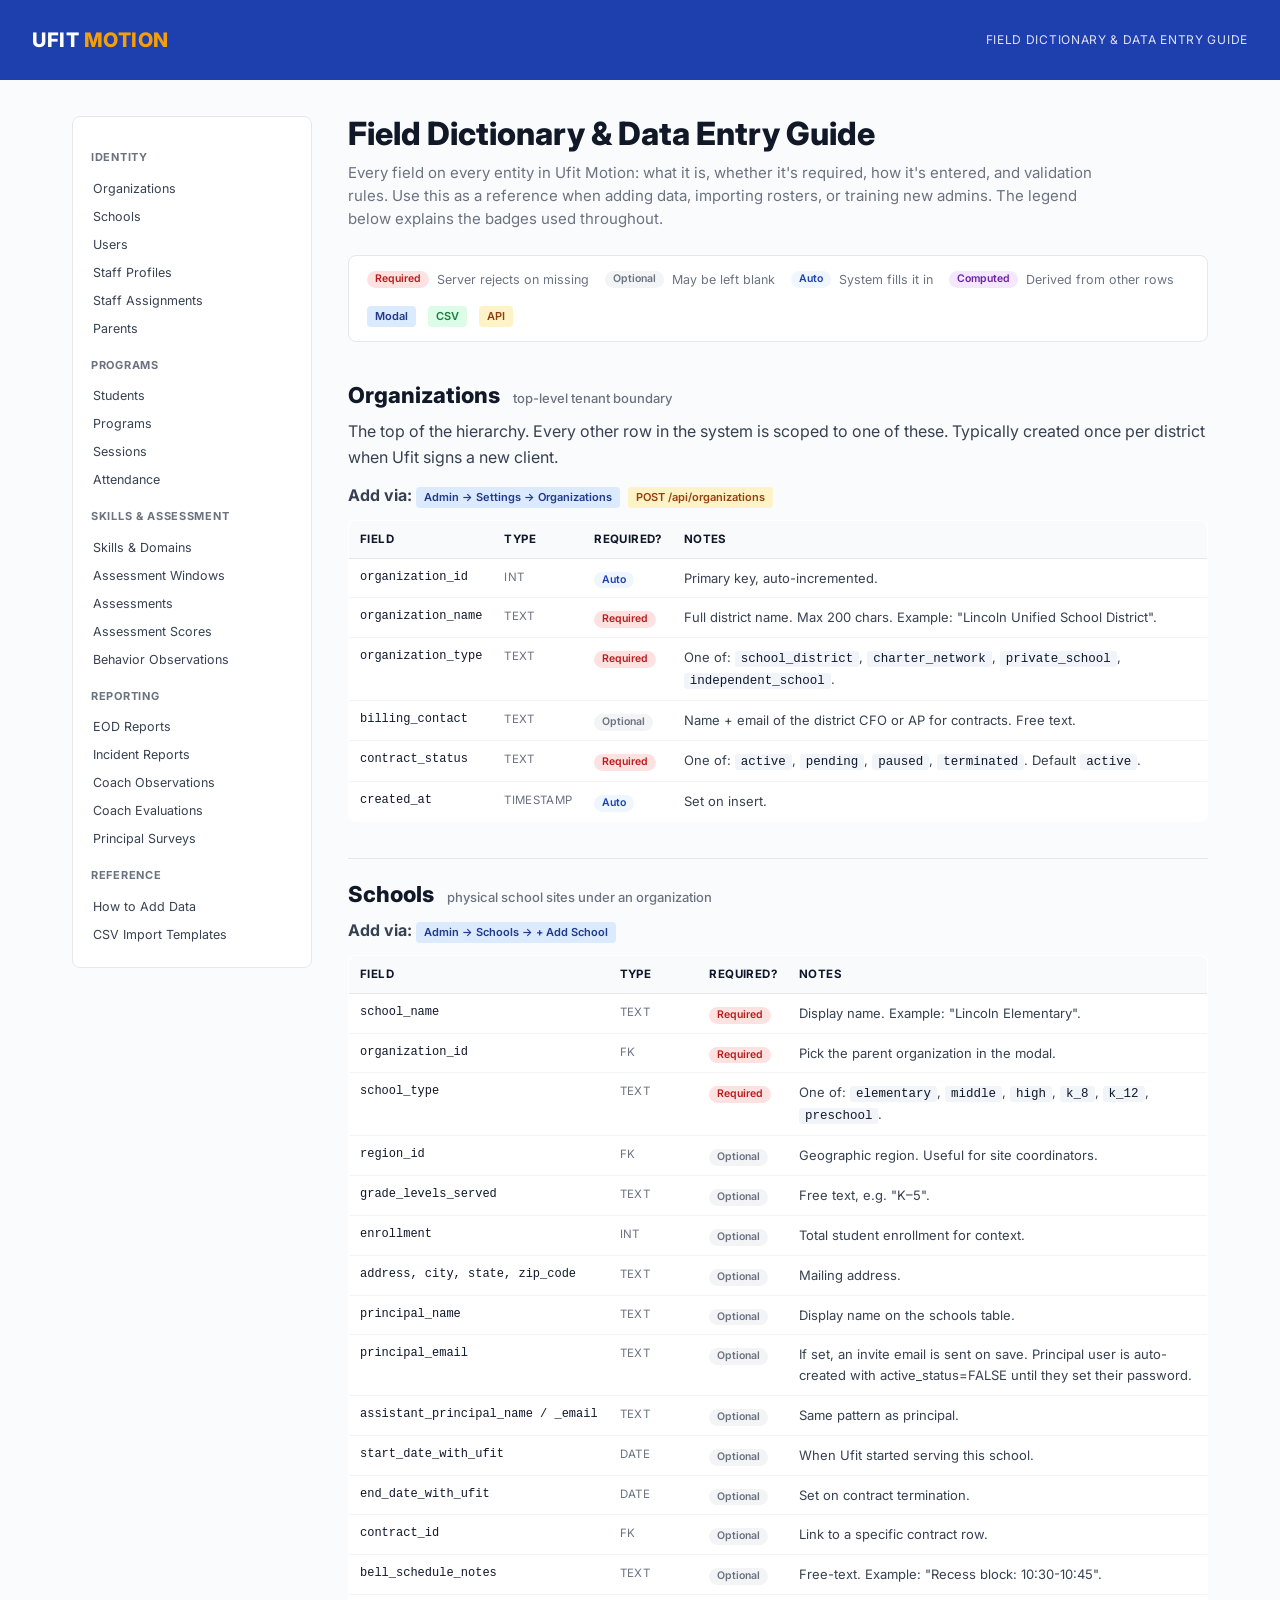
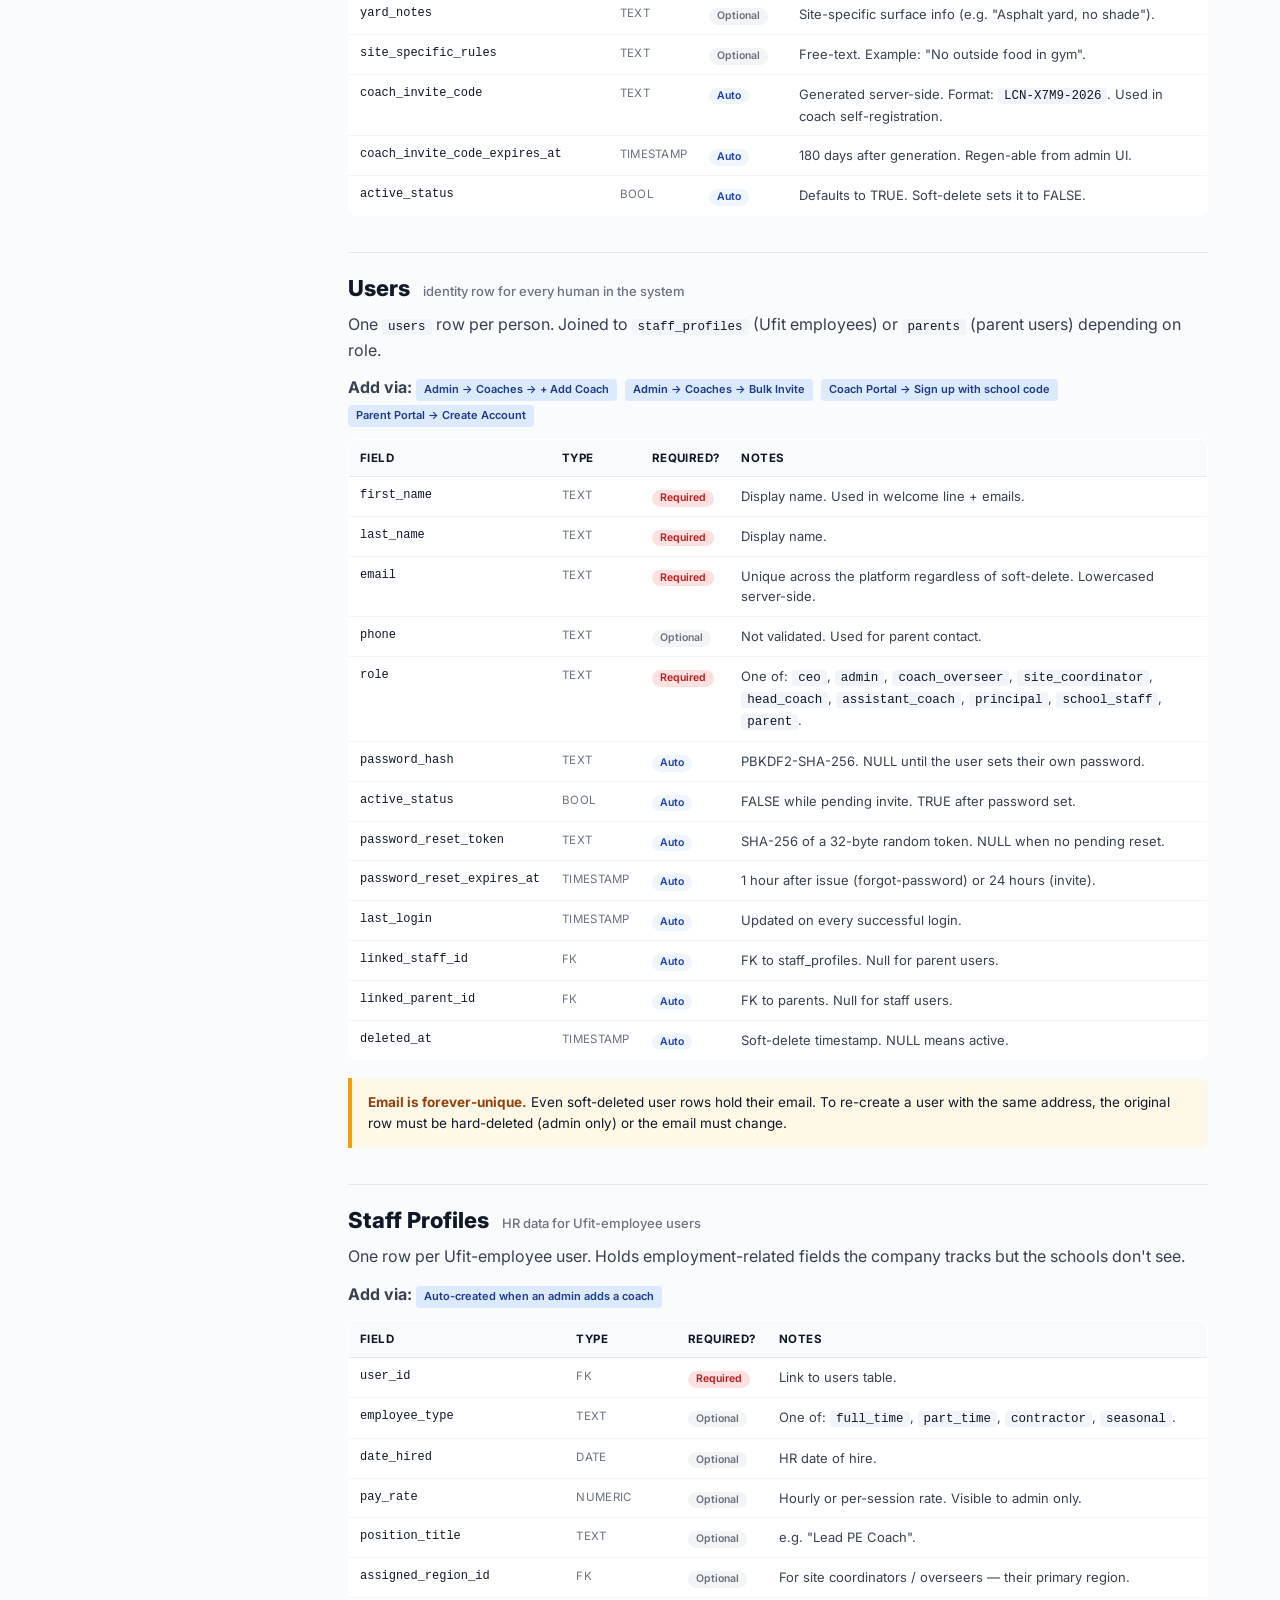
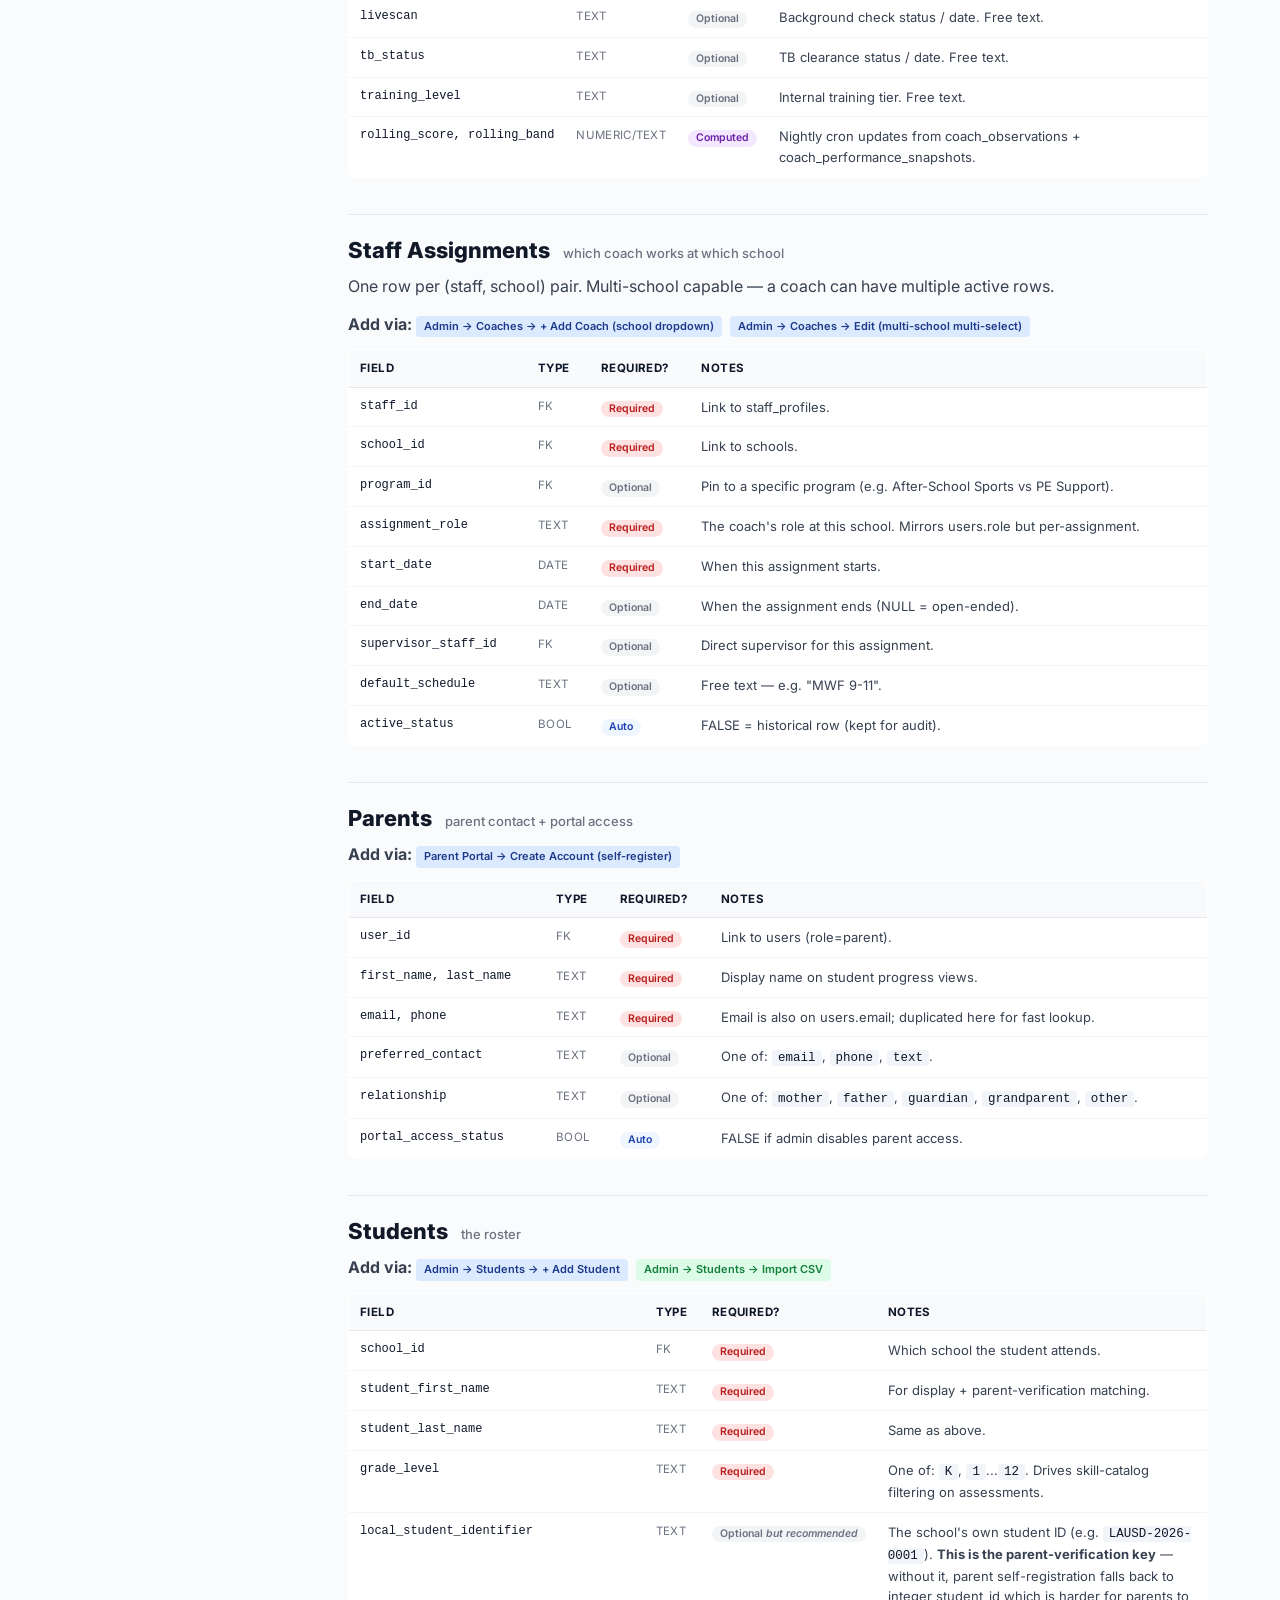
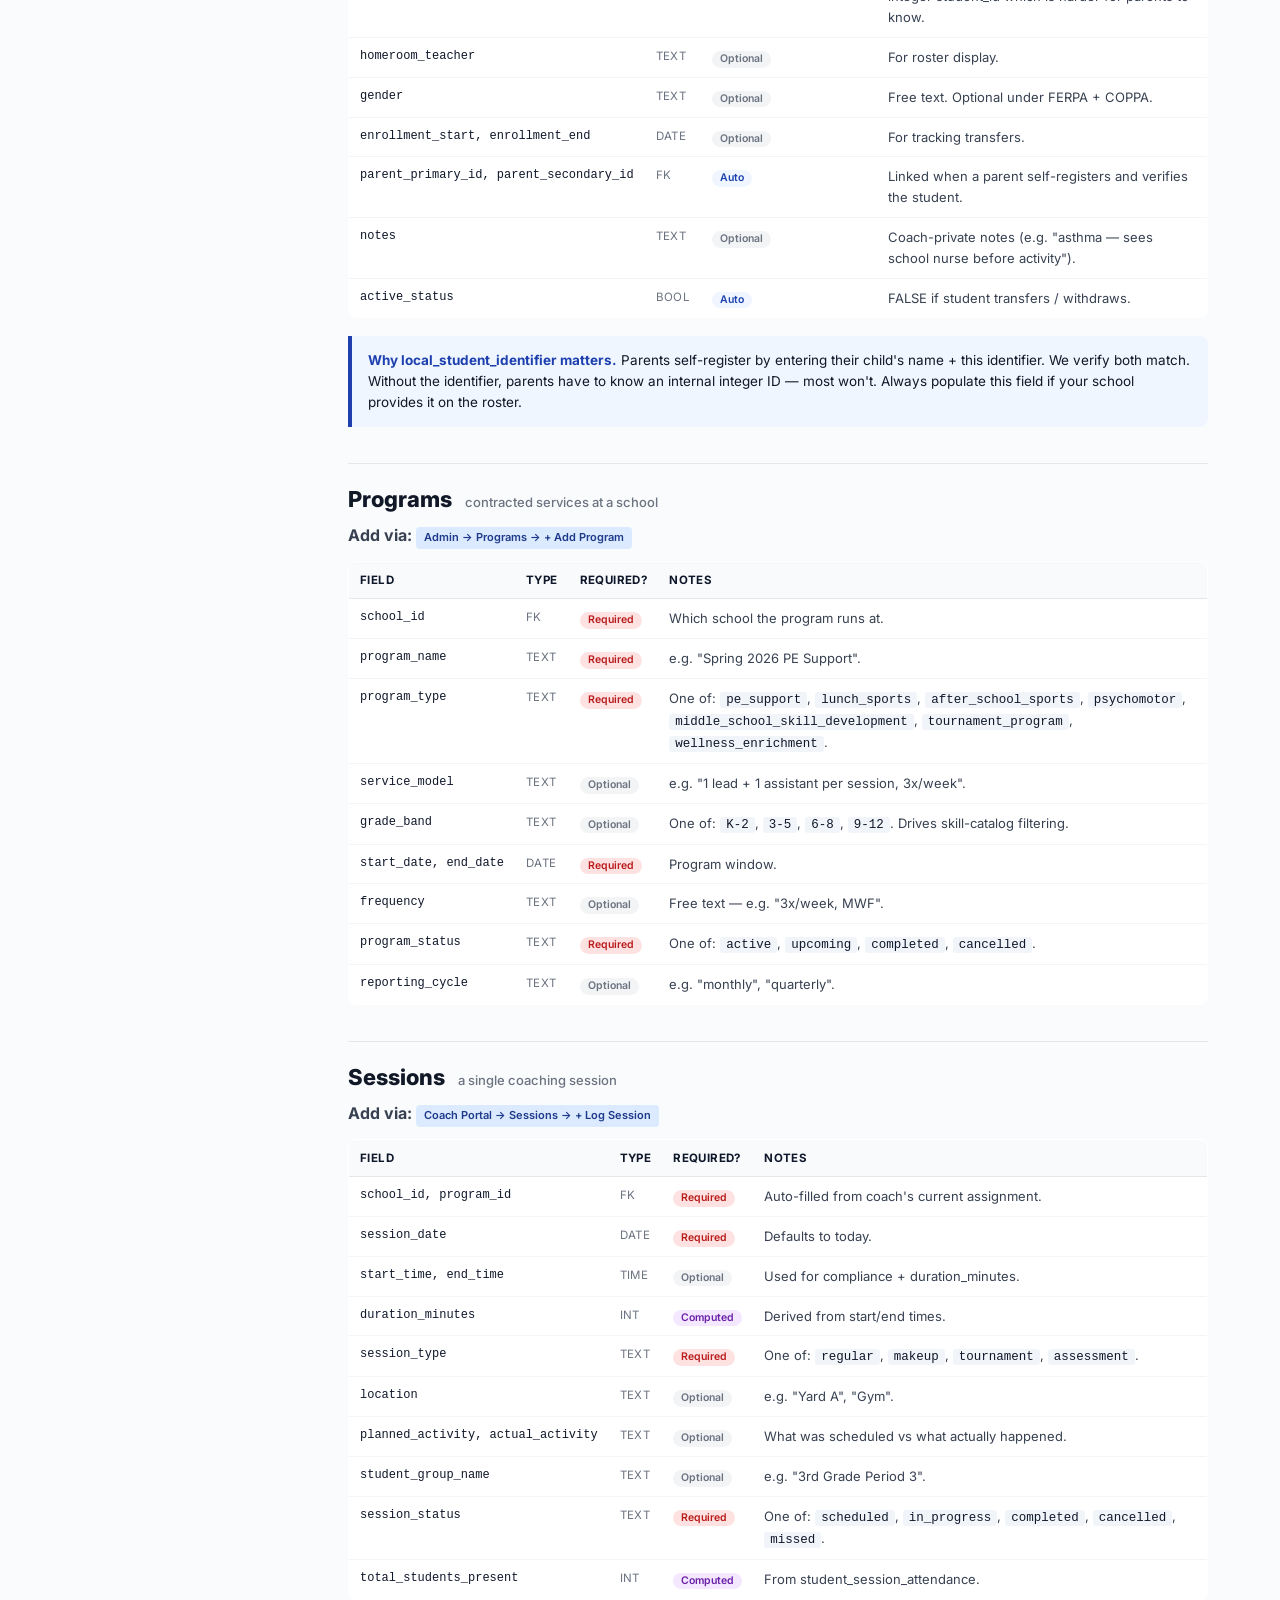
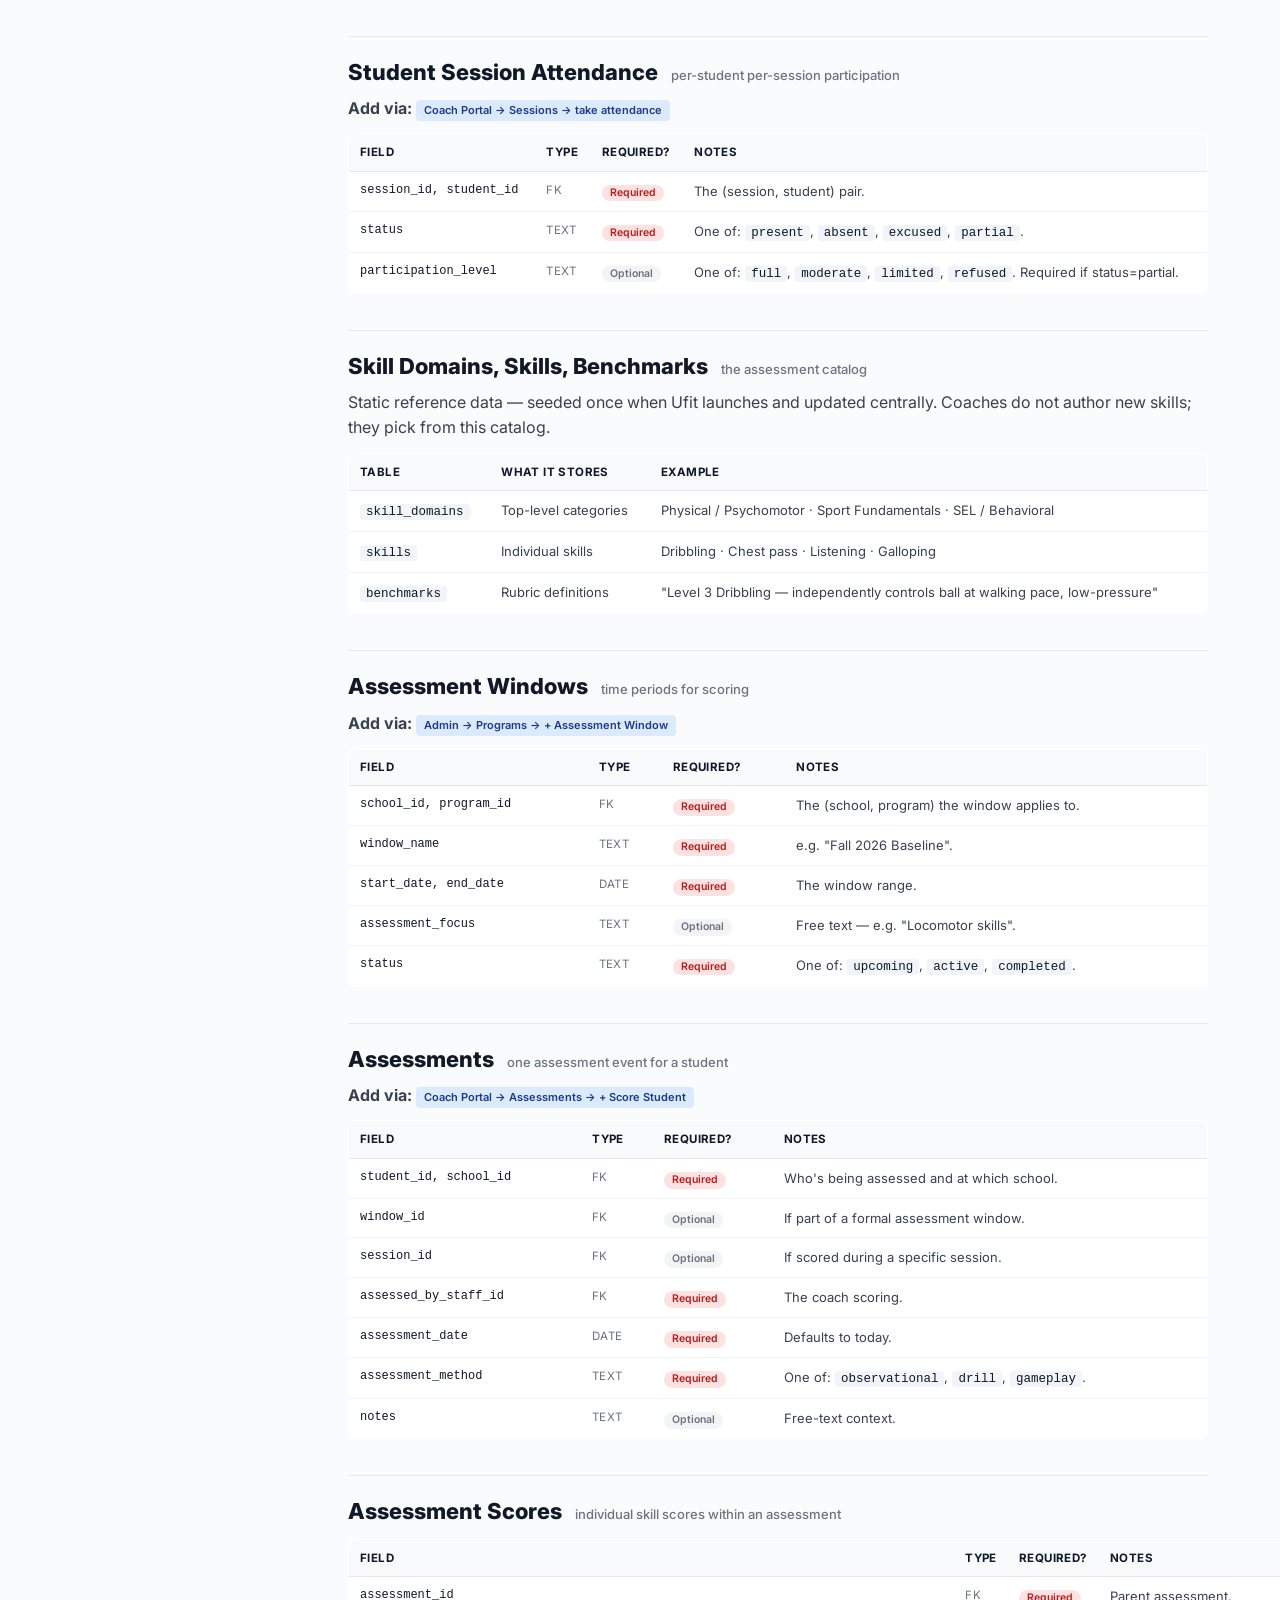
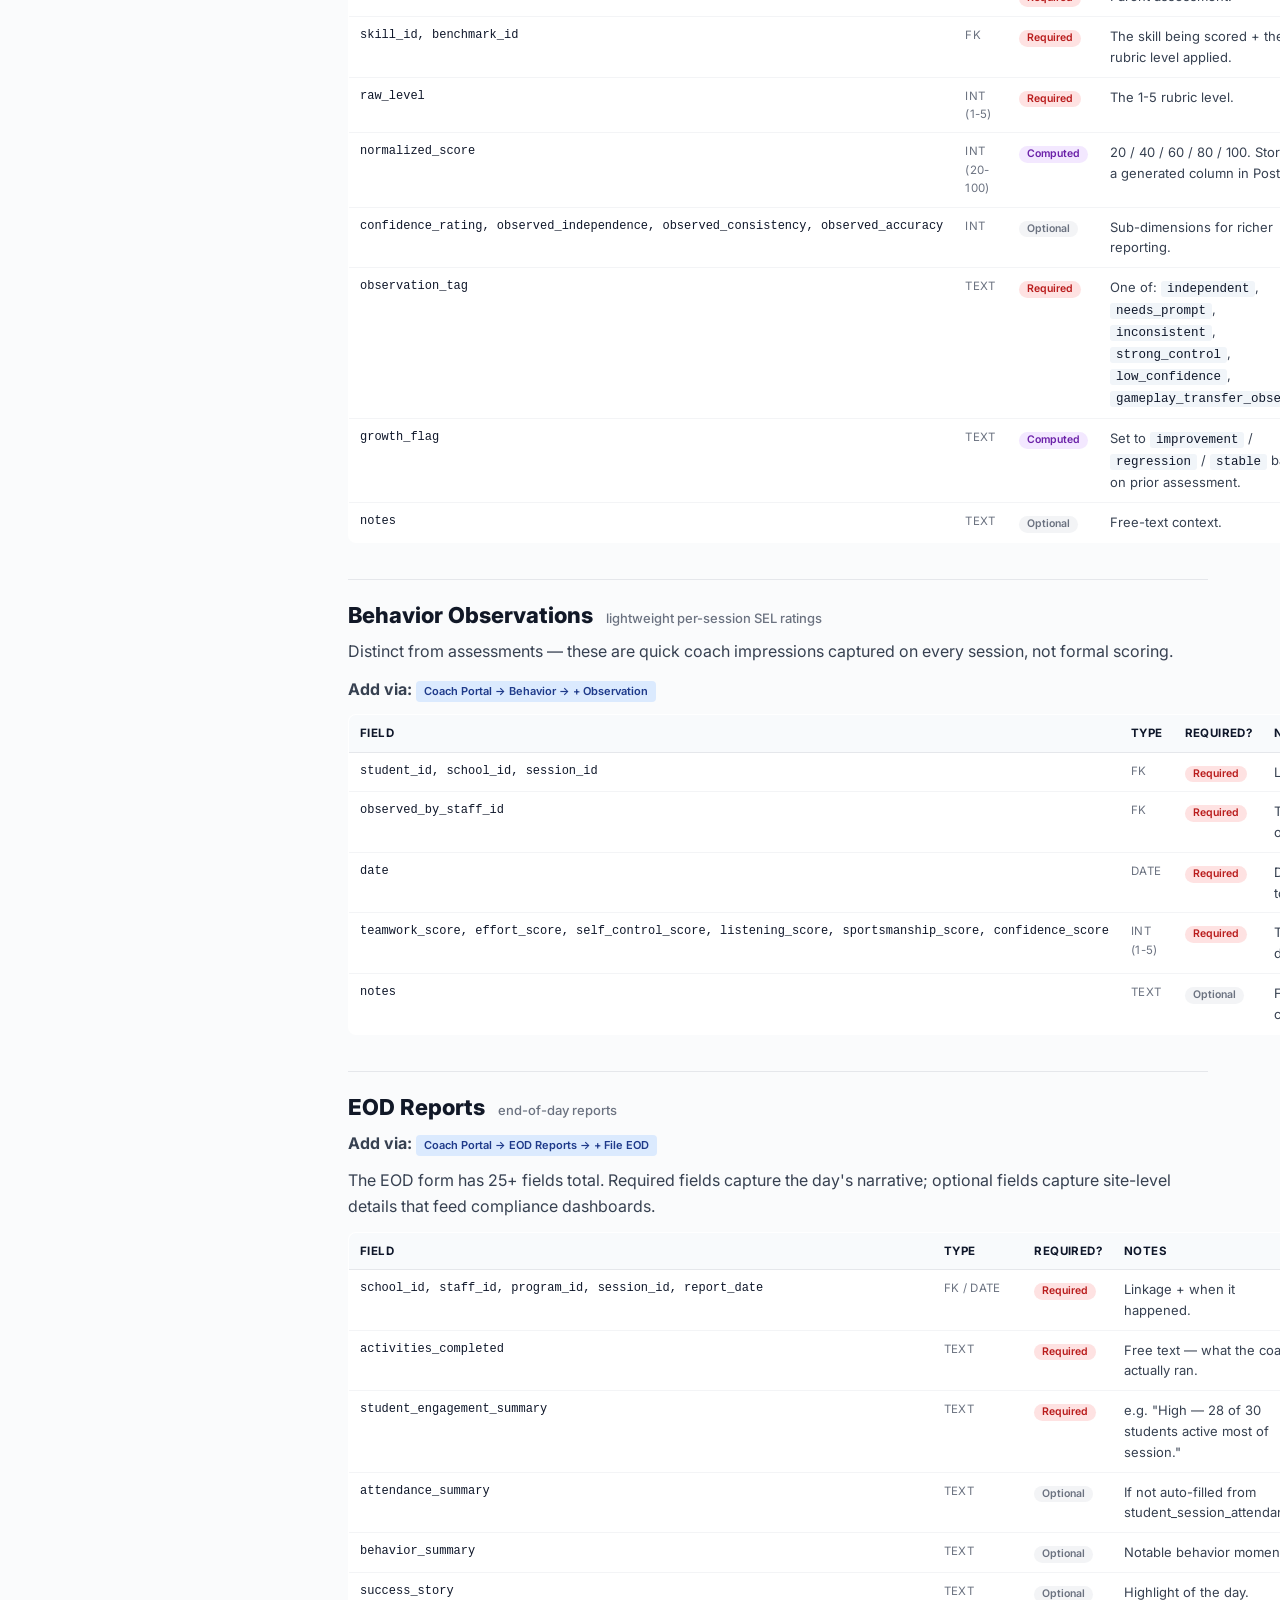
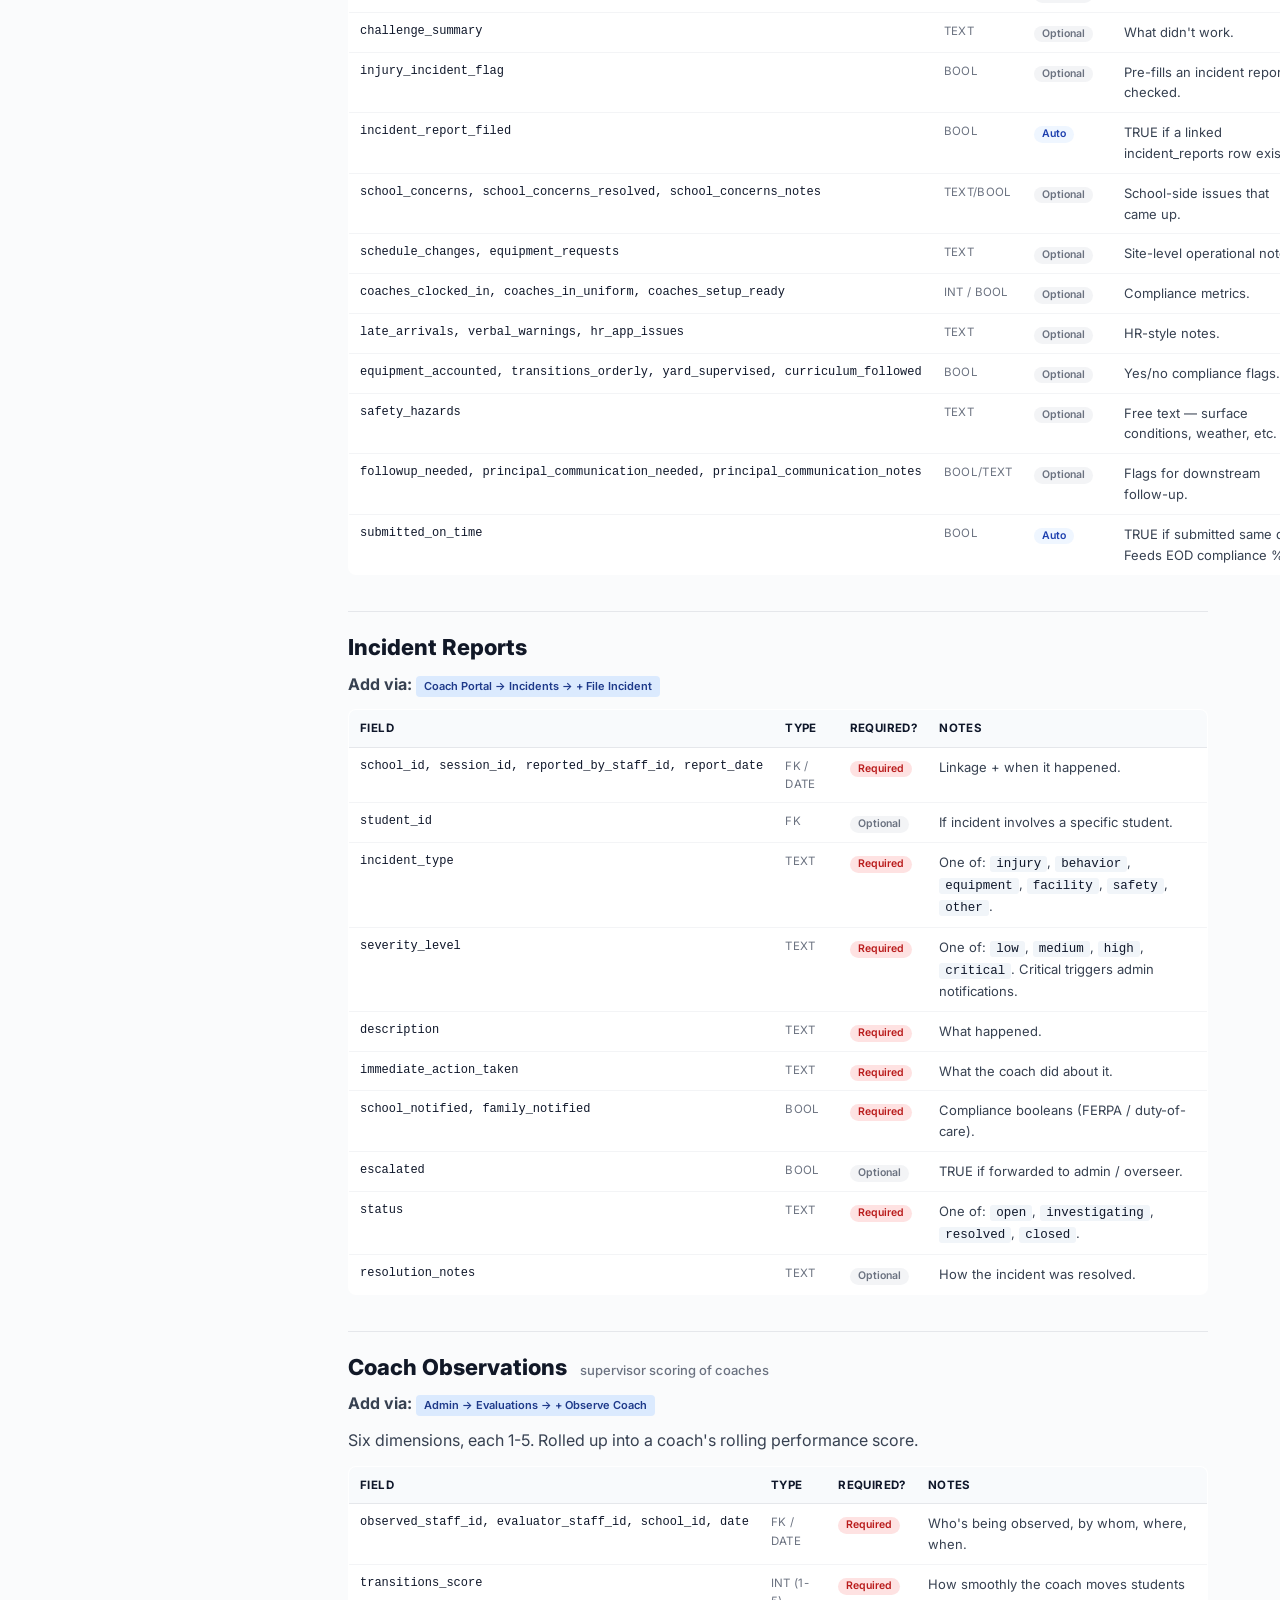
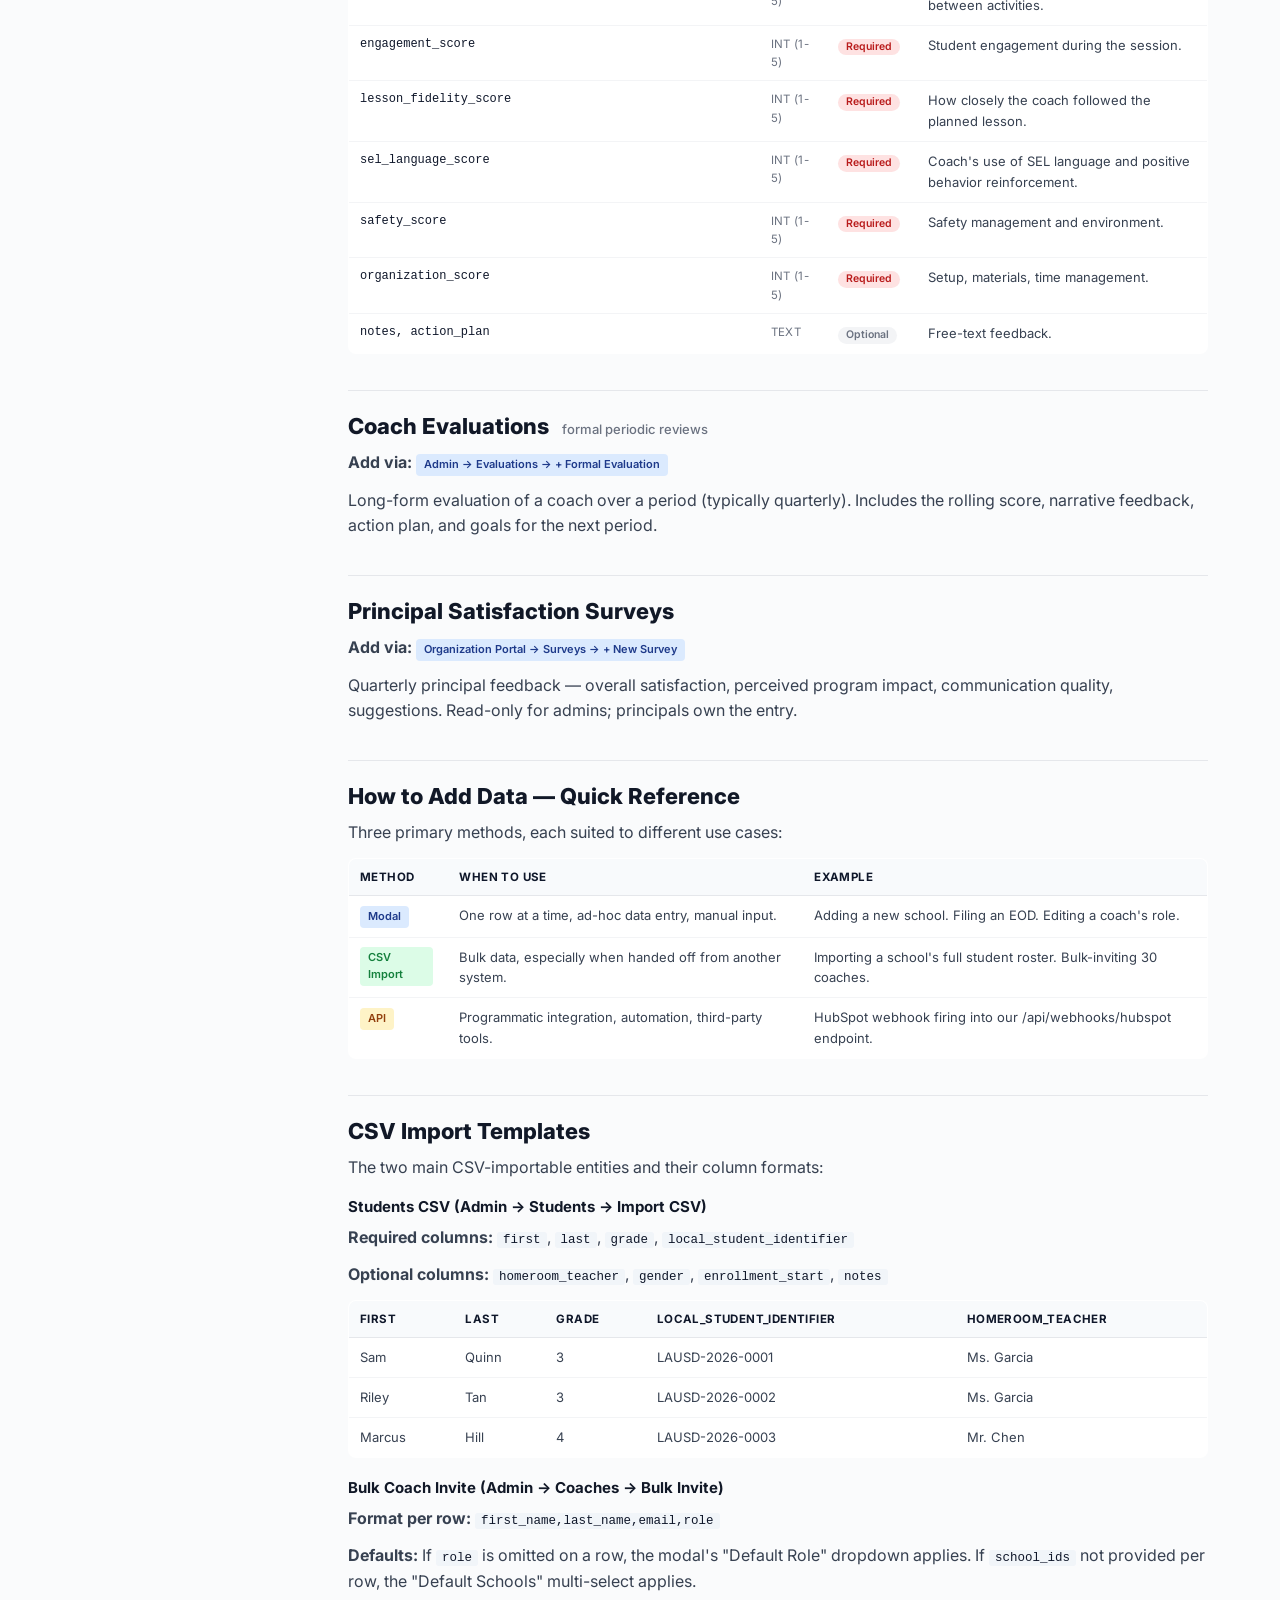
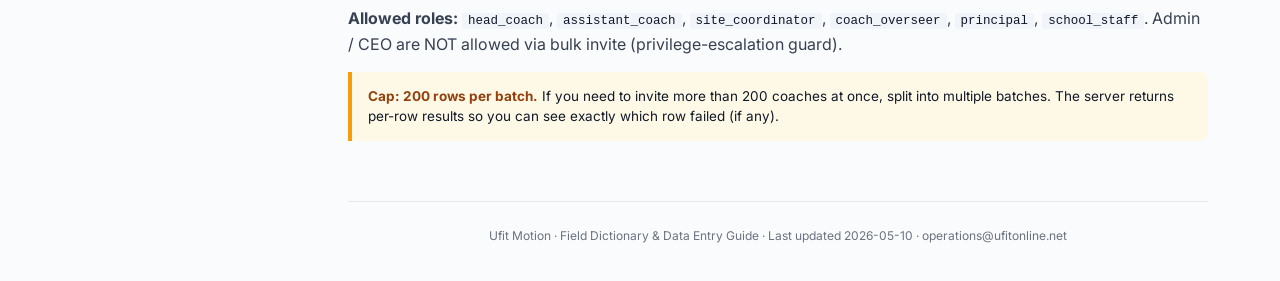
<file: field-dictionary.html>
<!DOCTYPE html>
<html lang="en">
<head>
<meta charset="UTF-8" />
<meta name="viewport" content="width=device-width, initial-scale=1" />
<title>Ufit Motion — Field Dictionary &amp; Data Entry Guide</title>
<link rel="preconnect" href="https://fonts.googleapis.com" />
<link rel="preconnect" href="https://fonts.gstatic.com" crossorigin />
<link href="https://fonts.googleapis.com/css2?family=Inter:wght@400;500;600;700;800;900&display=swap" rel="stylesheet" />
<style>
  *,*::before,*::after{box-sizing:border-box;margin:0;padding:0}
  :root{--blue:#1E40AF;--yellow:#F59E0B;--ink:#111827;--muted:#6B7280;--rule:#E5E7EB;--bg:#FAFBFC}
  body{font-family:'Inter',system-ui,sans-serif;color:var(--ink);background:var(--bg);line-height:1.6}
  .topbar{background:var(--blue);color:#fff;padding:24px 32px;display:flex;align-items:center;justify-content:space-between;flex-wrap:wrap;gap:12px}
  .topbar .brand{font-size:20px;font-weight:800;letter-spacing:.5px}
  .topbar .brand .y{color:var(--yellow)}
  .topbar .crumb{font-size:12px;opacity:.85;text-transform:uppercase;letter-spacing:.7px}
  .doc-wrap{max-width:1200px;margin:0 auto;padding:36px 32px 80px;display:grid;grid-template-columns:240px 1fr;gap:36px}
  .toc{position:sticky;top:24px;align-self:start;background:#fff;border:1px solid var(--rule);border-radius:8px;padding:18px;font-size:12.5px;max-height:calc(100vh - 48px);overflow-y:auto}
  .toc h3{font-size:11px;text-transform:uppercase;letter-spacing:.7px;color:var(--muted);margin-bottom:8px;font-weight:700}
  .toc h3:not(:first-child){margin-top:14px}
  .toc a{display:block;padding:4px 0;color:#374151;text-decoration:none;border-left:2px solid transparent;padding-left:10px;margin-left:-10px}
  .toc a:hover{color:var(--blue);border-left-color:var(--blue)}
  main{min-width:0}
  h1{font-size:32px;font-weight:800;color:var(--ink);margin-bottom:8px;line-height:1.15}
  .lead{color:var(--muted);font-size:15px;line-height:1.55;max-width:760px;margin-bottom:24px}
  h2{font-size:22px;font-weight:800;color:var(--ink);margin:36px 0 6px;padding-top:18px;border-top:1px solid var(--rule)}
  h2:first-of-type{border-top:0;padding-top:0}
  h2 small{font-size:13px;font-weight:500;color:var(--muted);margin-left:8px}
  h3{font-size:15px;font-weight:700;color:var(--ink);margin:14px 0 6px}
  p{margin-bottom:12px;color:#374151}
  ul,ol{margin:6px 0 14px 24px;color:#374151}
  li{margin:3px 0}
  code{background:#F1F5F9;padding:1px 6px;border-radius:3px;font-size:12.5px;color:#0F172A;font-family:ui-monospace,Menlo,monospace}
  table{width:100%;border-collapse:collapse;background:#fff;border:1px solid var(--rule);border-radius:8px;overflow:hidden;margin:10px 0 18px;font-size:13px}
  th{background:#F8FAFC;text-align:left;padding:9px 11px;font-weight:700;font-size:11.5px;color:#0F172A;text-transform:uppercase;letter-spacing:.4px;border-bottom:1px solid var(--rule)}
  td{padding:9px 11px;border-bottom:1px solid #F3F4F6;color:#374151;vertical-align:top}
  tr:last-child td{border-bottom:0}
  td.f{font-family:ui-monospace,Menlo,monospace;font-size:12px;color:#0F172A;white-space:nowrap}
  td.t{font-size:11.5px;color:var(--muted);text-transform:uppercase;letter-spacing:.3px}
  .pill{display:inline-block;padding:1px 8px;border-radius:999px;font-size:10.5px;font-weight:600;line-height:1.4;white-space:nowrap}
  .pill-req{background:#FEE2E2;color:#B91C1C}
  .pill-opt{background:#F3F4F6;color:#6B7280}
  .pill-auto{background:#EFF6FF;color:#1E40AF}
  .pill-comp{background:#F3E8FF;color:#6B21A8}
  .meth{display:inline-block;padding:2px 8px;border-radius:4px;font-size:11px;font-weight:600;background:#DBEAFE;color:#1E3A8A;margin-right:4px}
  .meth.csv{background:#DCFCE7;color:#15803D}
  .meth.api{background:#FEF3C7;color:#92400E}
  .meth.modal{background:#DBEAFE;color:#1E3A8A}
  .callout{display:flex;gap:14px;background:#FEF9E7;border-left:4px solid var(--yellow);padding:14px 16px;border-radius:0 8px 8px 0;margin:14px 0;font-size:13.5px;line-height:1.55}
  .callout strong{color:#92400E}
  .callout-blue{background:#EFF6FF;border-color:var(--blue)}
  .callout-blue strong{color:var(--blue)}
  .legend{display:flex;gap:16px;flex-wrap:wrap;background:#fff;border:1px solid var(--rule);border-radius:8px;padding:14px 18px;margin:18px 0;font-size:12.5px}
  .legend-item{display:flex;align-items:center;gap:8px}
  .footer{margin-top:60px;padding-top:24px;border-top:1px solid var(--rule);font-size:12px;color:var(--muted);text-align:center;line-height:1.6}
  @media (max-width:880px){
    .doc-wrap{grid-template-columns:1fr;padding:20px}
    .toc{position:static;max-height:none}
  }
  @media print{
    .topbar{padding:16px 24px}
    .toc{display:none}
    .doc-wrap{grid-template-columns:1fr;padding:0 24px}
    h2{break-before:page}
    h2:first-of-type{break-before:auto}
  }
</style>
</head>
<body>
<div class="topbar">
  <div class="brand">UFIT <span class="y">MOTION</span></div>
  <div class="crumb">Field Dictionary &amp; Data Entry Guide</div>
</div>
<div class="doc-wrap">
  <nav class="toc" aria-label="Table of contents">
    <h3>Identity</h3>
    <a href="#orgs">Organizations</a>
    <a href="#schools">Schools</a>
    <a href="#users">Users</a>
    <a href="#staff-profiles">Staff Profiles</a>
    <a href="#staff-assignments">Staff Assignments</a>
    <a href="#parents">Parents</a>
    <h3>Programs</h3>
    <a href="#students">Students</a>
    <a href="#programs">Programs</a>
    <a href="#sessions">Sessions</a>
    <a href="#attendance">Attendance</a>
    <h3>Skills &amp; Assessment</h3>
    <a href="#skills">Skills &amp; Domains</a>
    <a href="#windows">Assessment Windows</a>
    <a href="#assessments">Assessments</a>
    <a href="#scores">Assessment Scores</a>
    <a href="#behavior">Behavior Observations</a>
    <h3>Reporting</h3>
    <a href="#eod">EOD Reports</a>
    <a href="#incidents">Incident Reports</a>
    <a href="#coach-obs">Coach Observations</a>
    <a href="#coach-evals">Coach Evaluations</a>
    <a href="#surveys">Principal Surveys</a>
    <h3>Reference</h3>
    <a href="#methods">How to Add Data</a>
    <a href="#imports">CSV Import Templates</a>
  </nav>
  <main>
    <h1>Field Dictionary &amp; Data Entry Guide</h1>
    <p class="lead">Every field on every entity in Ufit Motion: what it is, whether it's required, how it's entered, and validation rules. Use this as a reference when adding data, importing rosters, or training new admins. The legend below explains the badges used throughout.</p>

    <div class="legend">
      <div class="legend-item"><span class="pill pill-req">Required</span><span style="color:var(--muted);">Server rejects on missing</span></div>
      <div class="legend-item"><span class="pill pill-opt">Optional</span><span style="color:var(--muted);">May be left blank</span></div>
      <div class="legend-item"><span class="pill pill-auto">Auto</span><span style="color:var(--muted);">System fills it in</span></div>
      <div class="legend-item"><span class="pill pill-comp">Computed</span><span style="color:var(--muted);">Derived from other rows</span></div>
      <div class="legend-item"><span class="meth modal">Modal</span><span class="meth csv">CSV</span><span class="meth api">API</span></div>
    </div>

    <!-- =================== Organizations =================== -->
    <h2 id="orgs">Organizations <small>top-level tenant boundary</small></h2>
    <p>The top of the hierarchy. Every other row in the system is scoped to one of these. Typically created once per district when Ufit signs a new client.</p>
    <p><strong>Add via:</strong> <span class="meth modal">Admin → Settings → Organizations</span> <span class="meth api">POST /api/organizations</span></p>
    <table>
      <thead><tr><th>Field</th><th>Type</th><th>Required?</th><th>Notes</th></tr></thead>
      <tbody>
        <tr><td class="f">organization_id</td><td class="t">int</td><td><span class="pill pill-auto">Auto</span></td><td>Primary key, auto-incremented.</td></tr>
        <tr><td class="f">organization_name</td><td class="t">text</td><td><span class="pill pill-req">Required</span></td><td>Full district name. Max 200 chars. Example: "Lincoln Unified School District".</td></tr>
        <tr><td class="f">organization_type</td><td class="t">text</td><td><span class="pill pill-req">Required</span></td><td>One of: <code>school_district</code>, <code>charter_network</code>, <code>private_school</code>, <code>independent_school</code>.</td></tr>
        <tr><td class="f">billing_contact</td><td class="t">text</td><td><span class="pill pill-opt">Optional</span></td><td>Name + email of the district CFO or AP for contracts. Free text.</td></tr>
        <tr><td class="f">contract_status</td><td class="t">text</td><td><span class="pill pill-req">Required</span></td><td>One of: <code>active</code>, <code>pending</code>, <code>paused</code>, <code>terminated</code>. Default <code>active</code>.</td></tr>
        <tr><td class="f">created_at</td><td class="t">timestamp</td><td><span class="pill pill-auto">Auto</span></td><td>Set on insert.</td></tr>
      </tbody>
    </table>

    <!-- =================== Schools =================== -->
    <h2 id="schools">Schools <small>physical school sites under an organization</small></h2>
    <p><strong>Add via:</strong> <span class="meth modal">Admin → Schools → + Add School</span></p>
    <table>
      <thead><tr><th>Field</th><th>Type</th><th>Required?</th><th>Notes</th></tr></thead>
      <tbody>
        <tr><td class="f">school_name</td><td class="t">text</td><td><span class="pill pill-req">Required</span></td><td>Display name. Example: "Lincoln Elementary".</td></tr>
        <tr><td class="f">organization_id</td><td class="t">FK</td><td><span class="pill pill-req">Required</span></td><td>Pick the parent organization in the modal.</td></tr>
        <tr><td class="f">school_type</td><td class="t">text</td><td><span class="pill pill-req">Required</span></td><td>One of: <code>elementary</code>, <code>middle</code>, <code>high</code>, <code>k_8</code>, <code>k_12</code>, <code>preschool</code>.</td></tr>
        <tr><td class="f">region_id</td><td class="t">FK</td><td><span class="pill pill-opt">Optional</span></td><td>Geographic region. Useful for site coordinators.</td></tr>
        <tr><td class="f">grade_levels_served</td><td class="t">text</td><td><span class="pill pill-opt">Optional</span></td><td>Free text, e.g. "K–5".</td></tr>
        <tr><td class="f">enrollment</td><td class="t">int</td><td><span class="pill pill-opt">Optional</span></td><td>Total student enrollment for context.</td></tr>
        <tr><td class="f">address, city, state, zip_code</td><td class="t">text</td><td><span class="pill pill-opt">Optional</span></td><td>Mailing address.</td></tr>
        <tr><td class="f">principal_name</td><td class="t">text</td><td><span class="pill pill-opt">Optional</span></td><td>Display name on the schools table.</td></tr>
        <tr><td class="f">principal_email</td><td class="t">text</td><td><span class="pill pill-opt">Optional</span></td><td>If set, an invite email is sent on save. Principal user is auto-created with active_status=FALSE until they set their password.</td></tr>
        <tr><td class="f">assistant_principal_name / _email</td><td class="t">text</td><td><span class="pill pill-opt">Optional</span></td><td>Same pattern as principal.</td></tr>
        <tr><td class="f">start_date_with_ufit</td><td class="t">date</td><td><span class="pill pill-opt">Optional</span></td><td>When Ufit started serving this school.</td></tr>
        <tr><td class="f">end_date_with_ufit</td><td class="t">date</td><td><span class="pill pill-opt">Optional</span></td><td>Set on contract termination.</td></tr>
        <tr><td class="f">contract_id</td><td class="t">FK</td><td><span class="pill pill-opt">Optional</span></td><td>Link to a specific contract row.</td></tr>
        <tr><td class="f">bell_schedule_notes</td><td class="t">text</td><td><span class="pill pill-opt">Optional</span></td><td>Free-text. Example: "Recess block: 10:30-10:45".</td></tr>
        <tr><td class="f">yard_notes</td><td class="t">text</td><td><span class="pill pill-opt">Optional</span></td><td>Site-specific surface info (e.g. "Asphalt yard, no shade").</td></tr>
        <tr><td class="f">site_specific_rules</td><td class="t">text</td><td><span class="pill pill-opt">Optional</span></td><td>Free-text. Example: "No outside food in gym".</td></tr>
        <tr><td class="f">coach_invite_code</td><td class="t">text</td><td><span class="pill pill-auto">Auto</span></td><td>Generated server-side. Format: <code>LCN-X7M9-2026</code>. Used in coach self-registration.</td></tr>
        <tr><td class="f">coach_invite_code_expires_at</td><td class="t">timestamp</td><td><span class="pill pill-auto">Auto</span></td><td>180 days after generation. Regen-able from admin UI.</td></tr>
        <tr><td class="f">active_status</td><td class="t">bool</td><td><span class="pill pill-auto">Auto</span></td><td>Defaults to TRUE. Soft-delete sets it to FALSE.</td></tr>
      </tbody>
    </table>

    <!-- =================== Users =================== -->
    <h2 id="users">Users <small>identity row for every human in the system</small></h2>
    <p>One <code>users</code> row per person. Joined to <code>staff_profiles</code> (Ufit employees) or <code>parents</code> (parent users) depending on role.</p>
    <p><strong>Add via:</strong> <span class="meth modal">Admin → Coaches → + Add Coach</span> <span class="meth modal">Admin → Coaches → Bulk Invite</span> <span class="meth modal">Coach Portal → Sign up with school code</span> <span class="meth modal">Parent Portal → Create Account</span></p>
    <table>
      <thead><tr><th>Field</th><th>Type</th><th>Required?</th><th>Notes</th></tr></thead>
      <tbody>
        <tr><td class="f">first_name</td><td class="t">text</td><td><span class="pill pill-req">Required</span></td><td>Display name. Used in welcome line + emails.</td></tr>
        <tr><td class="f">last_name</td><td class="t">text</td><td><span class="pill pill-req">Required</span></td><td>Display name.</td></tr>
        <tr><td class="f">email</td><td class="t">text</td><td><span class="pill pill-req">Required</span></td><td>Unique across the platform regardless of soft-delete. Lowercased server-side.</td></tr>
        <tr><td class="f">phone</td><td class="t">text</td><td><span class="pill pill-opt">Optional</span></td><td>Not validated. Used for parent contact.</td></tr>
        <tr><td class="f">role</td><td class="t">text</td><td><span class="pill pill-req">Required</span></td><td>One of: <code>ceo</code>, <code>admin</code>, <code>coach_overseer</code>, <code>site_coordinator</code>, <code>head_coach</code>, <code>assistant_coach</code>, <code>principal</code>, <code>school_staff</code>, <code>parent</code>.</td></tr>
        <tr><td class="f">password_hash</td><td class="t">text</td><td><span class="pill pill-auto">Auto</span></td><td>PBKDF2-SHA-256. NULL until the user sets their own password.</td></tr>
        <tr><td class="f">active_status</td><td class="t">bool</td><td><span class="pill pill-auto">Auto</span></td><td>FALSE while pending invite. TRUE after password set.</td></tr>
        <tr><td class="f">password_reset_token</td><td class="t">text</td><td><span class="pill pill-auto">Auto</span></td><td>SHA-256 of a 32-byte random token. NULL when no pending reset.</td></tr>
        <tr><td class="f">password_reset_expires_at</td><td class="t">timestamp</td><td><span class="pill pill-auto">Auto</span></td><td>1 hour after issue (forgot-password) or 24 hours (invite).</td></tr>
        <tr><td class="f">last_login</td><td class="t">timestamp</td><td><span class="pill pill-auto">Auto</span></td><td>Updated on every successful login.</td></tr>
        <tr><td class="f">linked_staff_id</td><td class="t">FK</td><td><span class="pill pill-auto">Auto</span></td><td>FK to staff_profiles. Null for parent users.</td></tr>
        <tr><td class="f">linked_parent_id</td><td class="t">FK</td><td><span class="pill pill-auto">Auto</span></td><td>FK to parents. Null for staff users.</td></tr>
        <tr><td class="f">deleted_at</td><td class="t">timestamp</td><td><span class="pill pill-auto">Auto</span></td><td>Soft-delete timestamp. NULL means active.</td></tr>
      </tbody>
    </table>
    <div class="callout">
      <div><strong>Email is forever-unique.</strong> Even soft-deleted user rows hold their email. To re-create a user with the same address, the original row must be hard-deleted (admin only) or the email must change.</div>
    </div>

    <!-- =================== Staff Profiles =================== -->
    <h2 id="staff-profiles">Staff Profiles <small>HR data for Ufit-employee users</small></h2>
    <p>One row per Ufit-employee user. Holds employment-related fields the company tracks but the schools don't see.</p>
    <p><strong>Add via:</strong> <span class="meth auto">Auto-created when an admin adds a coach</span></p>
    <table>
      <thead><tr><th>Field</th><th>Type</th><th>Required?</th><th>Notes</th></tr></thead>
      <tbody>
        <tr><td class="f">user_id</td><td class="t">FK</td><td><span class="pill pill-req">Required</span></td><td>Link to users table.</td></tr>
        <tr><td class="f">employee_type</td><td class="t">text</td><td><span class="pill pill-opt">Optional</span></td><td>One of: <code>full_time</code>, <code>part_time</code>, <code>contractor</code>, <code>seasonal</code>.</td></tr>
        <tr><td class="f">date_hired</td><td class="t">date</td><td><span class="pill pill-opt">Optional</span></td><td>HR date of hire.</td></tr>
        <tr><td class="f">pay_rate</td><td class="t">numeric</td><td><span class="pill pill-opt">Optional</span></td><td>Hourly or per-session rate. Visible to admin only.</td></tr>
        <tr><td class="f">position_title</td><td class="t">text</td><td><span class="pill pill-opt">Optional</span></td><td>e.g. "Lead PE Coach".</td></tr>
        <tr><td class="f">assigned_region_id</td><td class="t">FK</td><td><span class="pill pill-opt">Optional</span></td><td>For site coordinators / overseers — their primary region.</td></tr>
        <tr><td class="f">livescan</td><td class="t">text</td><td><span class="pill pill-opt">Optional</span></td><td>Background check status / date. Free text.</td></tr>
        <tr><td class="f">tb_status</td><td class="t">text</td><td><span class="pill pill-opt">Optional</span></td><td>TB clearance status / date. Free text.</td></tr>
        <tr><td class="f">training_level</td><td class="t">text</td><td><span class="pill pill-opt">Optional</span></td><td>Internal training tier. Free text.</td></tr>
        <tr><td class="f">rolling_score, rolling_band</td><td class="t">numeric/text</td><td><span class="pill pill-comp">Computed</span></td><td>Nightly cron updates from coach_observations + coach_performance_snapshots.</td></tr>
      </tbody>
    </table>

    <!-- =================== Staff Assignments =================== -->
    <h2 id="staff-assignments">Staff Assignments <small>which coach works at which school</small></h2>
    <p>One row per (staff, school) pair. Multi-school capable — a coach can have multiple active rows.</p>
    <p><strong>Add via:</strong> <span class="meth modal">Admin → Coaches → + Add Coach (school dropdown)</span> <span class="meth modal">Admin → Coaches → Edit (multi-school multi-select)</span></p>
    <table>
      <thead><tr><th>Field</th><th>Type</th><th>Required?</th><th>Notes</th></tr></thead>
      <tbody>
        <tr><td class="f">staff_id</td><td class="t">FK</td><td><span class="pill pill-req">Required</span></td><td>Link to staff_profiles.</td></tr>
        <tr><td class="f">school_id</td><td class="t">FK</td><td><span class="pill pill-req">Required</span></td><td>Link to schools.</td></tr>
        <tr><td class="f">program_id</td><td class="t">FK</td><td><span class="pill pill-opt">Optional</span></td><td>Pin to a specific program (e.g. After-School Sports vs PE Support).</td></tr>
        <tr><td class="f">assignment_role</td><td class="t">text</td><td><span class="pill pill-req">Required</span></td><td>The coach's role at this school. Mirrors users.role but per-assignment.</td></tr>
        <tr><td class="f">start_date</td><td class="t">date</td><td><span class="pill pill-req">Required</span></td><td>When this assignment starts.</td></tr>
        <tr><td class="f">end_date</td><td class="t">date</td><td><span class="pill pill-opt">Optional</span></td><td>When the assignment ends (NULL = open-ended).</td></tr>
        <tr><td class="f">supervisor_staff_id</td><td class="t">FK</td><td><span class="pill pill-opt">Optional</span></td><td>Direct supervisor for this assignment.</td></tr>
        <tr><td class="f">default_schedule</td><td class="t">text</td><td><span class="pill pill-opt">Optional</span></td><td>Free text — e.g. "MWF 9-11".</td></tr>
        <tr><td class="f">active_status</td><td class="t">bool</td><td><span class="pill pill-auto">Auto</span></td><td>FALSE = historical row (kept for audit).</td></tr>
      </tbody>
    </table>

    <!-- =================== Parents =================== -->
    <h2 id="parents">Parents <small>parent contact + portal access</small></h2>
    <p><strong>Add via:</strong> <span class="meth modal">Parent Portal → Create Account (self-register)</span></p>
    <table>
      <thead><tr><th>Field</th><th>Type</th><th>Required?</th><th>Notes</th></tr></thead>
      <tbody>
        <tr><td class="f">user_id</td><td class="t">FK</td><td><span class="pill pill-req">Required</span></td><td>Link to users (role=parent).</td></tr>
        <tr><td class="f">first_name, last_name</td><td class="t">text</td><td><span class="pill pill-req">Required</span></td><td>Display name on student progress views.</td></tr>
        <tr><td class="f">email, phone</td><td class="t">text</td><td><span class="pill pill-req">Required</span></td><td>Email is also on users.email; duplicated here for fast lookup.</td></tr>
        <tr><td class="f">preferred_contact</td><td class="t">text</td><td><span class="pill pill-opt">Optional</span></td><td>One of: <code>email</code>, <code>phone</code>, <code>text</code>.</td></tr>
        <tr><td class="f">relationship</td><td class="t">text</td><td><span class="pill pill-opt">Optional</span></td><td>One of: <code>mother</code>, <code>father</code>, <code>guardian</code>, <code>grandparent</code>, <code>other</code>.</td></tr>
        <tr><td class="f">portal_access_status</td><td class="t">bool</td><td><span class="pill pill-auto">Auto</span></td><td>FALSE if admin disables parent access.</td></tr>
      </tbody>
    </table>

    <!-- =================== Students =================== -->
    <h2 id="students">Students <small>the roster</small></h2>
    <p><strong>Add via:</strong> <span class="meth modal">Admin → Students → + Add Student</span> <span class="meth csv">Admin → Students → Import CSV</span></p>
    <table>
      <thead><tr><th>Field</th><th>Type</th><th>Required?</th><th>Notes</th></tr></thead>
      <tbody>
        <tr><td class="f">school_id</td><td class="t">FK</td><td><span class="pill pill-req">Required</span></td><td>Which school the student attends.</td></tr>
        <tr><td class="f">student_first_name</td><td class="t">text</td><td><span class="pill pill-req">Required</span></td><td>For display + parent-verification matching.</td></tr>
        <tr><td class="f">student_last_name</td><td class="t">text</td><td><span class="pill pill-req">Required</span></td><td>Same as above.</td></tr>
        <tr><td class="f">grade_level</td><td class="t">text</td><td><span class="pill pill-req">Required</span></td><td>One of: <code>K</code>, <code>1</code>...<code>12</code>. Drives skill-catalog filtering on assessments.</td></tr>
        <tr><td class="f">local_student_identifier</td><td class="t">text</td><td><span class="pill pill-opt">Optional <em>but recommended</em></span></td><td>The school's own student ID (e.g. <code>LAUSD-2026-0001</code>). <strong>This is the parent-verification key</strong> — without it, parent self-registration falls back to integer student_id which is harder for parents to know.</td></tr>
        <tr><td class="f">homeroom_teacher</td><td class="t">text</td><td><span class="pill pill-opt">Optional</span></td><td>For roster display.</td></tr>
        <tr><td class="f">gender</td><td class="t">text</td><td><span class="pill pill-opt">Optional</span></td><td>Free text. Optional under FERPA + COPPA.</td></tr>
        <tr><td class="f">enrollment_start, enrollment_end</td><td class="t">date</td><td><span class="pill pill-opt">Optional</span></td><td>For tracking transfers.</td></tr>
        <tr><td class="f">parent_primary_id, parent_secondary_id</td><td class="t">FK</td><td><span class="pill pill-auto">Auto</span></td><td>Linked when a parent self-registers and verifies the student.</td></tr>
        <tr><td class="f">notes</td><td class="t">text</td><td><span class="pill pill-opt">Optional</span></td><td>Coach-private notes (e.g. "asthma — sees school nurse before activity").</td></tr>
        <tr><td class="f">active_status</td><td class="t">bool</td><td><span class="pill pill-auto">Auto</span></td><td>FALSE if student transfers / withdraws.</td></tr>
      </tbody>
    </table>
    <div class="callout callout-blue">
      <div><strong>Why local_student_identifier matters.</strong> Parents self-register by entering their child's name + this identifier. We verify both match. Without the identifier, parents have to know an internal integer ID — most won't. Always populate this field if your school provides it on the roster.</div>
    </div>

    <!-- =================== Programs =================== -->
    <h2 id="programs">Programs <small>contracted services at a school</small></h2>
    <p><strong>Add via:</strong> <span class="meth modal">Admin → Programs → + Add Program</span></p>
    <table>
      <thead><tr><th>Field</th><th>Type</th><th>Required?</th><th>Notes</th></tr></thead>
      <tbody>
        <tr><td class="f">school_id</td><td class="t">FK</td><td><span class="pill pill-req">Required</span></td><td>Which school the program runs at.</td></tr>
        <tr><td class="f">program_name</td><td class="t">text</td><td><span class="pill pill-req">Required</span></td><td>e.g. "Spring 2026 PE Support".</td></tr>
        <tr><td class="f">program_type</td><td class="t">text</td><td><span class="pill pill-req">Required</span></td><td>One of: <code>pe_support</code>, <code>lunch_sports</code>, <code>after_school_sports</code>, <code>psychomotor</code>, <code>middle_school_skill_development</code>, <code>tournament_program</code>, <code>wellness_enrichment</code>.</td></tr>
        <tr><td class="f">service_model</td><td class="t">text</td><td><span class="pill pill-opt">Optional</span></td><td>e.g. "1 lead + 1 assistant per session, 3x/week".</td></tr>
        <tr><td class="f">grade_band</td><td class="t">text</td><td><span class="pill pill-opt">Optional</span></td><td>One of: <code>K-2</code>, <code>3-5</code>, <code>6-8</code>, <code>9-12</code>. Drives skill-catalog filtering.</td></tr>
        <tr><td class="f">start_date, end_date</td><td class="t">date</td><td><span class="pill pill-req">Required</span></td><td>Program window.</td></tr>
        <tr><td class="f">frequency</td><td class="t">text</td><td><span class="pill pill-opt">Optional</span></td><td>Free text — e.g. "3x/week, MWF".</td></tr>
        <tr><td class="f">program_status</td><td class="t">text</td><td><span class="pill pill-req">Required</span></td><td>One of: <code>active</code>, <code>upcoming</code>, <code>completed</code>, <code>cancelled</code>.</td></tr>
        <tr><td class="f">reporting_cycle</td><td class="t">text</td><td><span class="pill pill-opt">Optional</span></td><td>e.g. "monthly", "quarterly".</td></tr>
      </tbody>
    </table>

    <!-- =================== Sessions =================== -->
    <h2 id="sessions">Sessions <small>a single coaching session</small></h2>
    <p><strong>Add via:</strong> <span class="meth modal">Coach Portal → Sessions → + Log Session</span></p>
    <table>
      <thead><tr><th>Field</th><th>Type</th><th>Required?</th><th>Notes</th></tr></thead>
      <tbody>
        <tr><td class="f">school_id, program_id</td><td class="t">FK</td><td><span class="pill pill-req">Required</span></td><td>Auto-filled from coach's current assignment.</td></tr>
        <tr><td class="f">session_date</td><td class="t">date</td><td><span class="pill pill-req">Required</span></td><td>Defaults to today.</td></tr>
        <tr><td class="f">start_time, end_time</td><td class="t">time</td><td><span class="pill pill-opt">Optional</span></td><td>Used for compliance + duration_minutes.</td></tr>
        <tr><td class="f">duration_minutes</td><td class="t">int</td><td><span class="pill pill-comp">Computed</span></td><td>Derived from start/end times.</td></tr>
        <tr><td class="f">session_type</td><td class="t">text</td><td><span class="pill pill-req">Required</span></td><td>One of: <code>regular</code>, <code>makeup</code>, <code>tournament</code>, <code>assessment</code>.</td></tr>
        <tr><td class="f">location</td><td class="t">text</td><td><span class="pill pill-opt">Optional</span></td><td>e.g. "Yard A", "Gym".</td></tr>
        <tr><td class="f">planned_activity, actual_activity</td><td class="t">text</td><td><span class="pill pill-opt">Optional</span></td><td>What was scheduled vs what actually happened.</td></tr>
        <tr><td class="f">student_group_name</td><td class="t">text</td><td><span class="pill pill-opt">Optional</span></td><td>e.g. "3rd Grade Period 3".</td></tr>
        <tr><td class="f">session_status</td><td class="t">text</td><td><span class="pill pill-req">Required</span></td><td>One of: <code>scheduled</code>, <code>in_progress</code>, <code>completed</code>, <code>cancelled</code>, <code>missed</code>.</td></tr>
        <tr><td class="f">total_students_present</td><td class="t">int</td><td><span class="pill pill-comp">Computed</span></td><td>From student_session_attendance.</td></tr>
      </tbody>
    </table>

    <!-- =================== Attendance =================== -->
    <h2 id="attendance">Student Session Attendance <small>per-student per-session participation</small></h2>
    <p><strong>Add via:</strong> <span class="meth modal">Coach Portal → Sessions → take attendance</span></p>
    <table>
      <thead><tr><th>Field</th><th>Type</th><th>Required?</th><th>Notes</th></tr></thead>
      <tbody>
        <tr><td class="f">session_id, student_id</td><td class="t">FK</td><td><span class="pill pill-req">Required</span></td><td>The (session, student) pair.</td></tr>
        <tr><td class="f">status</td><td class="t">text</td><td><span class="pill pill-req">Required</span></td><td>One of: <code>present</code>, <code>absent</code>, <code>excused</code>, <code>partial</code>.</td></tr>
        <tr><td class="f">participation_level</td><td class="t">text</td><td><span class="pill pill-opt">Optional</span></td><td>One of: <code>full</code>, <code>moderate</code>, <code>limited</code>, <code>refused</code>. Required if status=partial.</td></tr>
      </tbody>
    </table>

    <!-- =================== Skills & Domains =================== -->
    <h2 id="skills">Skill Domains, Skills, Benchmarks <small>the assessment catalog</small></h2>
    <p>Static reference data — seeded once when Ufit launches and updated centrally. Coaches do not author new skills; they pick from this catalog.</p>
    <table>
      <thead><tr><th>Table</th><th>What it stores</th><th>Example</th></tr></thead>
      <tbody>
        <tr><td><code>skill_domains</code></td><td>Top-level categories</td><td>Physical / Psychomotor · Sport Fundamentals · SEL / Behavioral</td></tr>
        <tr><td><code>skills</code></td><td>Individual skills</td><td>Dribbling · Chest pass · Listening · Galloping</td></tr>
        <tr><td><code>benchmarks</code></td><td>Rubric definitions</td><td>"Level 3 Dribbling — independently controls ball at walking pace, low-pressure"</td></tr>
      </tbody>
    </table>

    <!-- =================== Assessment Windows =================== -->
    <h2 id="windows">Assessment Windows <small>time periods for scoring</small></h2>
    <p><strong>Add via:</strong> <span class="meth modal">Admin → Programs → + Assessment Window</span></p>
    <table>
      <thead><tr><th>Field</th><th>Type</th><th>Required?</th><th>Notes</th></tr></thead>
      <tbody>
        <tr><td class="f">school_id, program_id</td><td class="t">FK</td><td><span class="pill pill-req">Required</span></td><td>The (school, program) the window applies to.</td></tr>
        <tr><td class="f">window_name</td><td class="t">text</td><td><span class="pill pill-req">Required</span></td><td>e.g. "Fall 2026 Baseline".</td></tr>
        <tr><td class="f">start_date, end_date</td><td class="t">date</td><td><span class="pill pill-req">Required</span></td><td>The window range.</td></tr>
        <tr><td class="f">assessment_focus</td><td class="t">text</td><td><span class="pill pill-opt">Optional</span></td><td>Free text — e.g. "Locomotor skills".</td></tr>
        <tr><td class="f">status</td><td class="t">text</td><td><span class="pill pill-req">Required</span></td><td>One of: <code>upcoming</code>, <code>active</code>, <code>completed</code>.</td></tr>
      </tbody>
    </table>

    <!-- =================== Assessments =================== -->
    <h2 id="assessments">Assessments <small>one assessment event for a student</small></h2>
    <p><strong>Add via:</strong> <span class="meth modal">Coach Portal → Assessments → + Score Student</span></p>
    <table>
      <thead><tr><th>Field</th><th>Type</th><th>Required?</th><th>Notes</th></tr></thead>
      <tbody>
        <tr><td class="f">student_id, school_id</td><td class="t">FK</td><td><span class="pill pill-req">Required</span></td><td>Who's being assessed and at which school.</td></tr>
        <tr><td class="f">window_id</td><td class="t">FK</td><td><span class="pill pill-opt">Optional</span></td><td>If part of a formal assessment window.</td></tr>
        <tr><td class="f">session_id</td><td class="t">FK</td><td><span class="pill pill-opt">Optional</span></td><td>If scored during a specific session.</td></tr>
        <tr><td class="f">assessed_by_staff_id</td><td class="t">FK</td><td><span class="pill pill-req">Required</span></td><td>The coach scoring.</td></tr>
        <tr><td class="f">assessment_date</td><td class="t">date</td><td><span class="pill pill-req">Required</span></td><td>Defaults to today.</td></tr>
        <tr><td class="f">assessment_method</td><td class="t">text</td><td><span class="pill pill-req">Required</span></td><td>One of: <code>observational</code>, <code>drill</code>, <code>gameplay</code>.</td></tr>
        <tr><td class="f">notes</td><td class="t">text</td><td><span class="pill pill-opt">Optional</span></td><td>Free-text context.</td></tr>
      </tbody>
    </table>

    <h2 id="scores">Assessment Scores <small>individual skill scores within an assessment</small></h2>
    <table>
      <thead><tr><th>Field</th><th>Type</th><th>Required?</th><th>Notes</th></tr></thead>
      <tbody>
        <tr><td class="f">assessment_id</td><td class="t">FK</td><td><span class="pill pill-req">Required</span></td><td>Parent assessment.</td></tr>
        <tr><td class="f">skill_id, benchmark_id</td><td class="t">FK</td><td><span class="pill pill-req">Required</span></td><td>The skill being scored + the rubric level applied.</td></tr>
        <tr><td class="f">raw_level</td><td class="t">int (1-5)</td><td><span class="pill pill-req">Required</span></td><td>The 1-5 rubric level.</td></tr>
        <tr><td class="f">normalized_score</td><td class="t">int (20-100)</td><td><span class="pill pill-comp">Computed</span></td><td>20 / 40 / 60 / 80 / 100. Stored as a generated column in Postgres.</td></tr>
        <tr><td class="f">confidence_rating, observed_independence, observed_consistency, observed_accuracy</td><td class="t">int</td><td><span class="pill pill-opt">Optional</span></td><td>Sub-dimensions for richer reporting.</td></tr>
        <tr><td class="f">observation_tag</td><td class="t">text</td><td><span class="pill pill-req">Required</span></td><td>One of: <code>independent</code>, <code>needs_prompt</code>, <code>inconsistent</code>, <code>strong_control</code>, <code>low_confidence</code>, <code>gameplay_transfer_observed</code>.</td></tr>
        <tr><td class="f">growth_flag</td><td class="t">text</td><td><span class="pill pill-comp">Computed</span></td><td>Set to <code>improvement</code> / <code>regression</code> / <code>stable</code> based on prior assessment.</td></tr>
        <tr><td class="f">notes</td><td class="t">text</td><td><span class="pill pill-opt">Optional</span></td><td>Free-text context.</td></tr>
      </tbody>
    </table>

    <h2 id="behavior">Behavior Observations <small>lightweight per-session SEL ratings</small></h2>
    <p>Distinct from assessments — these are quick coach impressions captured on every session, not formal scoring.</p>
    <p><strong>Add via:</strong> <span class="meth modal">Coach Portal → Behavior → + Observation</span></p>
    <table>
      <thead><tr><th>Field</th><th>Type</th><th>Required?</th><th>Notes</th></tr></thead>
      <tbody>
        <tr><td class="f">student_id, school_id, session_id</td><td class="t">FK</td><td><span class="pill pill-req">Required</span></td><td>Linkage.</td></tr>
        <tr><td class="f">observed_by_staff_id</td><td class="t">FK</td><td><span class="pill pill-req">Required</span></td><td>The coach observing.</td></tr>
        <tr><td class="f">date</td><td class="t">date</td><td><span class="pill pill-req">Required</span></td><td>Defaults to today.</td></tr>
        <tr><td class="f">teamwork_score, effort_score, self_control_score, listening_score, sportsmanship_score, confidence_score</td><td class="t">int (1-5)</td><td><span class="pill pill-req">Required</span></td><td>The six SEL dimensions.</td></tr>
        <tr><td class="f">notes</td><td class="t">text</td><td><span class="pill pill-opt">Optional</span></td><td>Free-text context.</td></tr>
      </tbody>
    </table>

    <!-- =================== EOD Reports =================== -->
    <h2 id="eod">EOD Reports <small>end-of-day reports</small></h2>
    <p><strong>Add via:</strong> <span class="meth modal">Coach Portal → EOD Reports → + File EOD</span></p>
    <p>The EOD form has 25+ fields total. Required fields capture the day's narrative; optional fields capture site-level details that feed compliance dashboards.</p>
    <table>
      <thead><tr><th>Field</th><th>Type</th><th>Required?</th><th>Notes</th></tr></thead>
      <tbody>
        <tr><td class="f">school_id, staff_id, program_id, session_id, report_date</td><td class="t">FK / date</td><td><span class="pill pill-req">Required</span></td><td>Linkage + when it happened.</td></tr>
        <tr><td class="f">activities_completed</td><td class="t">text</td><td><span class="pill pill-req">Required</span></td><td>Free text — what the coach actually ran.</td></tr>
        <tr><td class="f">student_engagement_summary</td><td class="t">text</td><td><span class="pill pill-req">Required</span></td><td>e.g. "High — 28 of 30 students active most of session."</td></tr>
        <tr><td class="f">attendance_summary</td><td class="t">text</td><td><span class="pill pill-opt">Optional</span></td><td>If not auto-filled from student_session_attendance.</td></tr>
        <tr><td class="f">behavior_summary</td><td class="t">text</td><td><span class="pill pill-opt">Optional</span></td><td>Notable behavior moments.</td></tr>
        <tr><td class="f">success_story</td><td class="t">text</td><td><span class="pill pill-opt">Optional</span></td><td>Highlight of the day.</td></tr>
        <tr><td class="f">challenge_summary</td><td class="t">text</td><td><span class="pill pill-opt">Optional</span></td><td>What didn't work.</td></tr>
        <tr><td class="f">injury_incident_flag</td><td class="t">bool</td><td><span class="pill pill-opt">Optional</span></td><td>Pre-fills an incident report if checked.</td></tr>
        <tr><td class="f">incident_report_filed</td><td class="t">bool</td><td><span class="pill pill-auto">Auto</span></td><td>TRUE if a linked incident_reports row exists.</td></tr>
        <tr><td class="f">school_concerns, school_concerns_resolved, school_concerns_notes</td><td class="t">text/bool</td><td><span class="pill pill-opt">Optional</span></td><td>School-side issues that came up.</td></tr>
        <tr><td class="f">schedule_changes, equipment_requests</td><td class="t">text</td><td><span class="pill pill-opt">Optional</span></td><td>Site-level operational notes.</td></tr>
        <tr><td class="f">coaches_clocked_in, coaches_in_uniform, coaches_setup_ready</td><td class="t">int / bool</td><td><span class="pill pill-opt">Optional</span></td><td>Compliance metrics.</td></tr>
        <tr><td class="f">late_arrivals, verbal_warnings, hr_app_issues</td><td class="t">text</td><td><span class="pill pill-opt">Optional</span></td><td>HR-style notes.</td></tr>
        <tr><td class="f">equipment_accounted, transitions_orderly, yard_supervised, curriculum_followed</td><td class="t">bool</td><td><span class="pill pill-opt">Optional</span></td><td>Yes/no compliance flags.</td></tr>
        <tr><td class="f">safety_hazards</td><td class="t">text</td><td><span class="pill pill-opt">Optional</span></td><td>Free text — surface conditions, weather, etc.</td></tr>
        <tr><td class="f">followup_needed, principal_communication_needed, principal_communication_notes</td><td class="t">bool/text</td><td><span class="pill pill-opt">Optional</span></td><td>Flags for downstream follow-up.</td></tr>
        <tr><td class="f">submitted_on_time</td><td class="t">bool</td><td><span class="pill pill-auto">Auto</span></td><td>TRUE if submitted same day. Feeds EOD compliance %.</td></tr>
      </tbody>
    </table>

    <!-- =================== Incidents =================== -->
    <h2 id="incidents">Incident Reports</h2>
    <p><strong>Add via:</strong> <span class="meth modal">Coach Portal → Incidents → + File Incident</span></p>
    <table>
      <thead><tr><th>Field</th><th>Type</th><th>Required?</th><th>Notes</th></tr></thead>
      <tbody>
        <tr><td class="f">school_id, session_id, reported_by_staff_id, report_date</td><td class="t">FK / date</td><td><span class="pill pill-req">Required</span></td><td>Linkage + when it happened.</td></tr>
        <tr><td class="f">student_id</td><td class="t">FK</td><td><span class="pill pill-opt">Optional</span></td><td>If incident involves a specific student.</td></tr>
        <tr><td class="f">incident_type</td><td class="t">text</td><td><span class="pill pill-req">Required</span></td><td>One of: <code>injury</code>, <code>behavior</code>, <code>equipment</code>, <code>facility</code>, <code>safety</code>, <code>other</code>.</td></tr>
        <tr><td class="f">severity_level</td><td class="t">text</td><td><span class="pill pill-req">Required</span></td><td>One of: <code>low</code>, <code>medium</code>, <code>high</code>, <code>critical</code>. Critical triggers admin notifications.</td></tr>
        <tr><td class="f">description</td><td class="t">text</td><td><span class="pill pill-req">Required</span></td><td>What happened.</td></tr>
        <tr><td class="f">immediate_action_taken</td><td class="t">text</td><td><span class="pill pill-req">Required</span></td><td>What the coach did about it.</td></tr>
        <tr><td class="f">school_notified, family_notified</td><td class="t">bool</td><td><span class="pill pill-req">Required</span></td><td>Compliance booleans (FERPA / duty-of-care).</td></tr>
        <tr><td class="f">escalated</td><td class="t">bool</td><td><span class="pill pill-opt">Optional</span></td><td>TRUE if forwarded to admin / overseer.</td></tr>
        <tr><td class="f">status</td><td class="t">text</td><td><span class="pill pill-req">Required</span></td><td>One of: <code>open</code>, <code>investigating</code>, <code>resolved</code>, <code>closed</code>.</td></tr>
        <tr><td class="f">resolution_notes</td><td class="t">text</td><td><span class="pill pill-opt">Optional</span></td><td>How the incident was resolved.</td></tr>
      </tbody>
    </table>

    <!-- =================== Coach Observations =================== -->
    <h2 id="coach-obs">Coach Observations <small>supervisor scoring of coaches</small></h2>
    <p><strong>Add via:</strong> <span class="meth modal">Admin → Evaluations → + Observe Coach</span></p>
    <p>Six dimensions, each 1-5. Rolled up into a coach's rolling performance score.</p>
    <table>
      <thead><tr><th>Field</th><th>Type</th><th>Required?</th><th>Notes</th></tr></thead>
      <tbody>
        <tr><td class="f">observed_staff_id, evaluator_staff_id, school_id, date</td><td class="t">FK / date</td><td><span class="pill pill-req">Required</span></td><td>Who's being observed, by whom, where, when.</td></tr>
        <tr><td class="f">transitions_score</td><td class="t">int (1-5)</td><td><span class="pill pill-req">Required</span></td><td>How smoothly the coach moves students between activities.</td></tr>
        <tr><td class="f">engagement_score</td><td class="t">int (1-5)</td><td><span class="pill pill-req">Required</span></td><td>Student engagement during the session.</td></tr>
        <tr><td class="f">lesson_fidelity_score</td><td class="t">int (1-5)</td><td><span class="pill pill-req">Required</span></td><td>How closely the coach followed the planned lesson.</td></tr>
        <tr><td class="f">sel_language_score</td><td class="t">int (1-5)</td><td><span class="pill pill-req">Required</span></td><td>Coach's use of SEL language and positive behavior reinforcement.</td></tr>
        <tr><td class="f">safety_score</td><td class="t">int (1-5)</td><td><span class="pill pill-req">Required</span></td><td>Safety management and environment.</td></tr>
        <tr><td class="f">organization_score</td><td class="t">int (1-5)</td><td><span class="pill pill-req">Required</span></td><td>Setup, materials, time management.</td></tr>
        <tr><td class="f">notes, action_plan</td><td class="t">text</td><td><span class="pill pill-opt">Optional</span></td><td>Free-text feedback.</td></tr>
      </tbody>
    </table>

    <h2 id="coach-evals">Coach Evaluations <small>formal periodic reviews</small></h2>
    <p><strong>Add via:</strong> <span class="meth modal">Admin → Evaluations → + Formal Evaluation</span></p>
    <p>Long-form evaluation of a coach over a period (typically quarterly). Includes the rolling score, narrative feedback, action plan, and goals for the next period.</p>

    <h2 id="surveys">Principal Satisfaction Surveys</h2>
    <p><strong>Add via:</strong> <span class="meth modal">Organization Portal → Surveys → + New Survey</span></p>
    <p>Quarterly principal feedback — overall satisfaction, perceived program impact, communication quality, suggestions. Read-only for admins; principals own the entry.</p>

    <!-- =================== Reference =================== -->
    <h2 id="methods">How to Add Data — Quick Reference</h2>
    <p>Three primary methods, each suited to different use cases:</p>
    <table>
      <thead><tr><th>Method</th><th>When to use</th><th>Example</th></tr></thead>
      <tbody>
        <tr><td><span class="meth modal">Modal</span></td><td>One row at a time, ad-hoc data entry, manual input.</td><td>Adding a new school. Filing an EOD. Editing a coach's role.</td></tr>
        <tr><td><span class="meth csv">CSV Import</span></td><td>Bulk data, especially when handed off from another system.</td><td>Importing a school's full student roster. Bulk-inviting 30 coaches.</td></tr>
        <tr><td><span class="meth api">API</span></td><td>Programmatic integration, automation, third-party tools.</td><td>HubSpot webhook firing into our /api/webhooks/hubspot endpoint.</td></tr>
      </tbody>
    </table>

    <h2 id="imports">CSV Import Templates</h2>
    <p>The two main CSV-importable entities and their column formats:</p>

    <h3>Students CSV (Admin → Students → Import CSV)</h3>
    <p><strong>Required columns:</strong> <code>first</code>, <code>last</code>, <code>grade</code>, <code>local_student_identifier</code></p>
    <p><strong>Optional columns:</strong> <code>homeroom_teacher</code>, <code>gender</code>, <code>enrollment_start</code>, <code>notes</code></p>
    <table>
      <thead><tr><th>first</th><th>last</th><th>grade</th><th>local_student_identifier</th><th>homeroom_teacher</th></tr></thead>
      <tbody>
        <tr><td>Sam</td><td>Quinn</td><td>3</td><td>LAUSD-2026-0001</td><td>Ms. Garcia</td></tr>
        <tr><td>Riley</td><td>Tan</td><td>3</td><td>LAUSD-2026-0002</td><td>Ms. Garcia</td></tr>
        <tr><td>Marcus</td><td>Hill</td><td>4</td><td>LAUSD-2026-0003</td><td>Mr. Chen</td></tr>
      </tbody>
    </table>

    <h3>Bulk Coach Invite (Admin → Coaches → Bulk Invite)</h3>
    <p><strong>Format per row:</strong> <code>first_name,last_name,email,role</code></p>
    <p><strong>Defaults:</strong> If <code>role</code> is omitted on a row, the modal's "Default Role" dropdown applies. If <code>school_ids</code> not provided per row, the "Default Schools" multi-select applies.</p>
    <p><strong>Allowed roles:</strong> <code>head_coach</code>, <code>assistant_coach</code>, <code>site_coordinator</code>, <code>coach_overseer</code>, <code>principal</code>, <code>school_staff</code>. Admin / CEO are NOT allowed via bulk invite (privilege-escalation guard).</p>

    <div class="callout">
      <div><strong>Cap: 200 rows per batch.</strong> If you need to invite more than 200 coaches at once, split into multiple batches. The server returns per-row results so you can see exactly which row failed (if any).</div>
    </div>

    <div class="footer">
      Ufit Motion · Field Dictionary &amp; Data Entry Guide · Last updated 2026-05-10 · operations@ufitonline.net
    </div>
  </main>
</div>
</body>
</html>
</file>
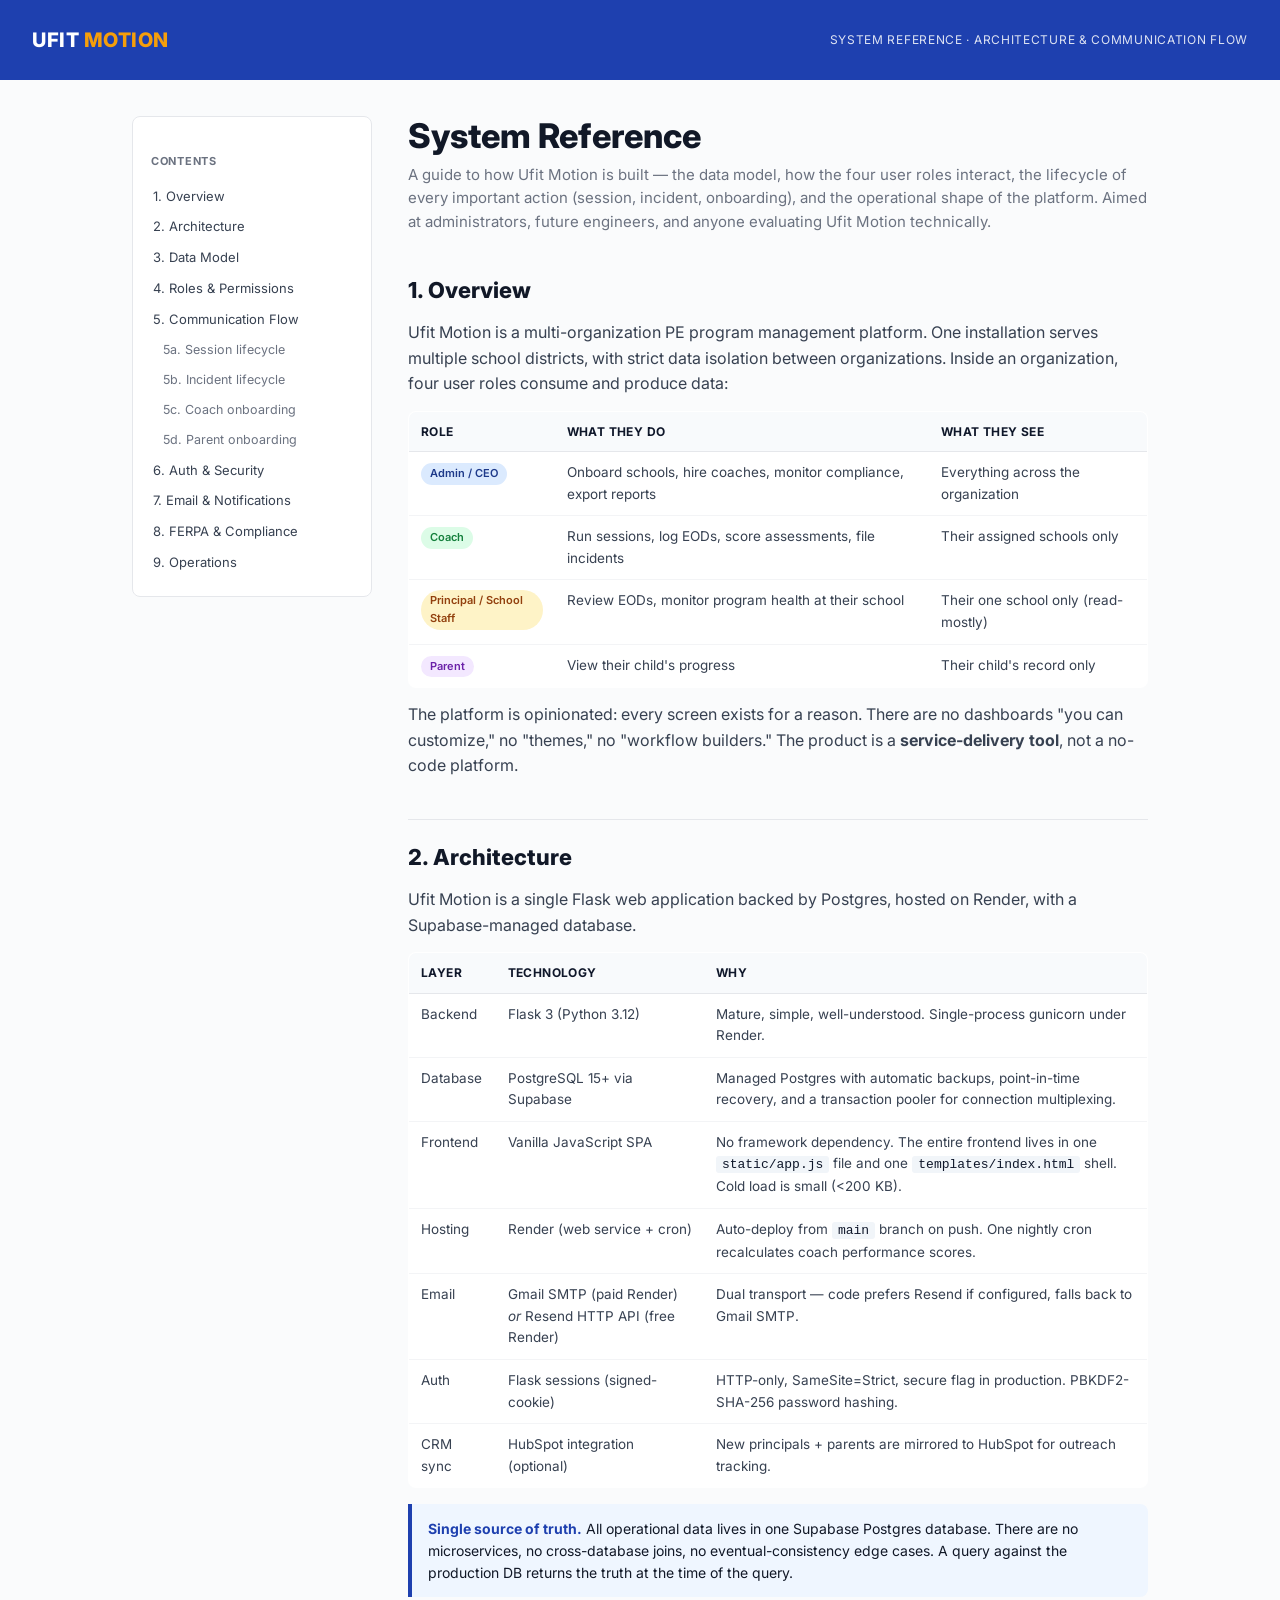
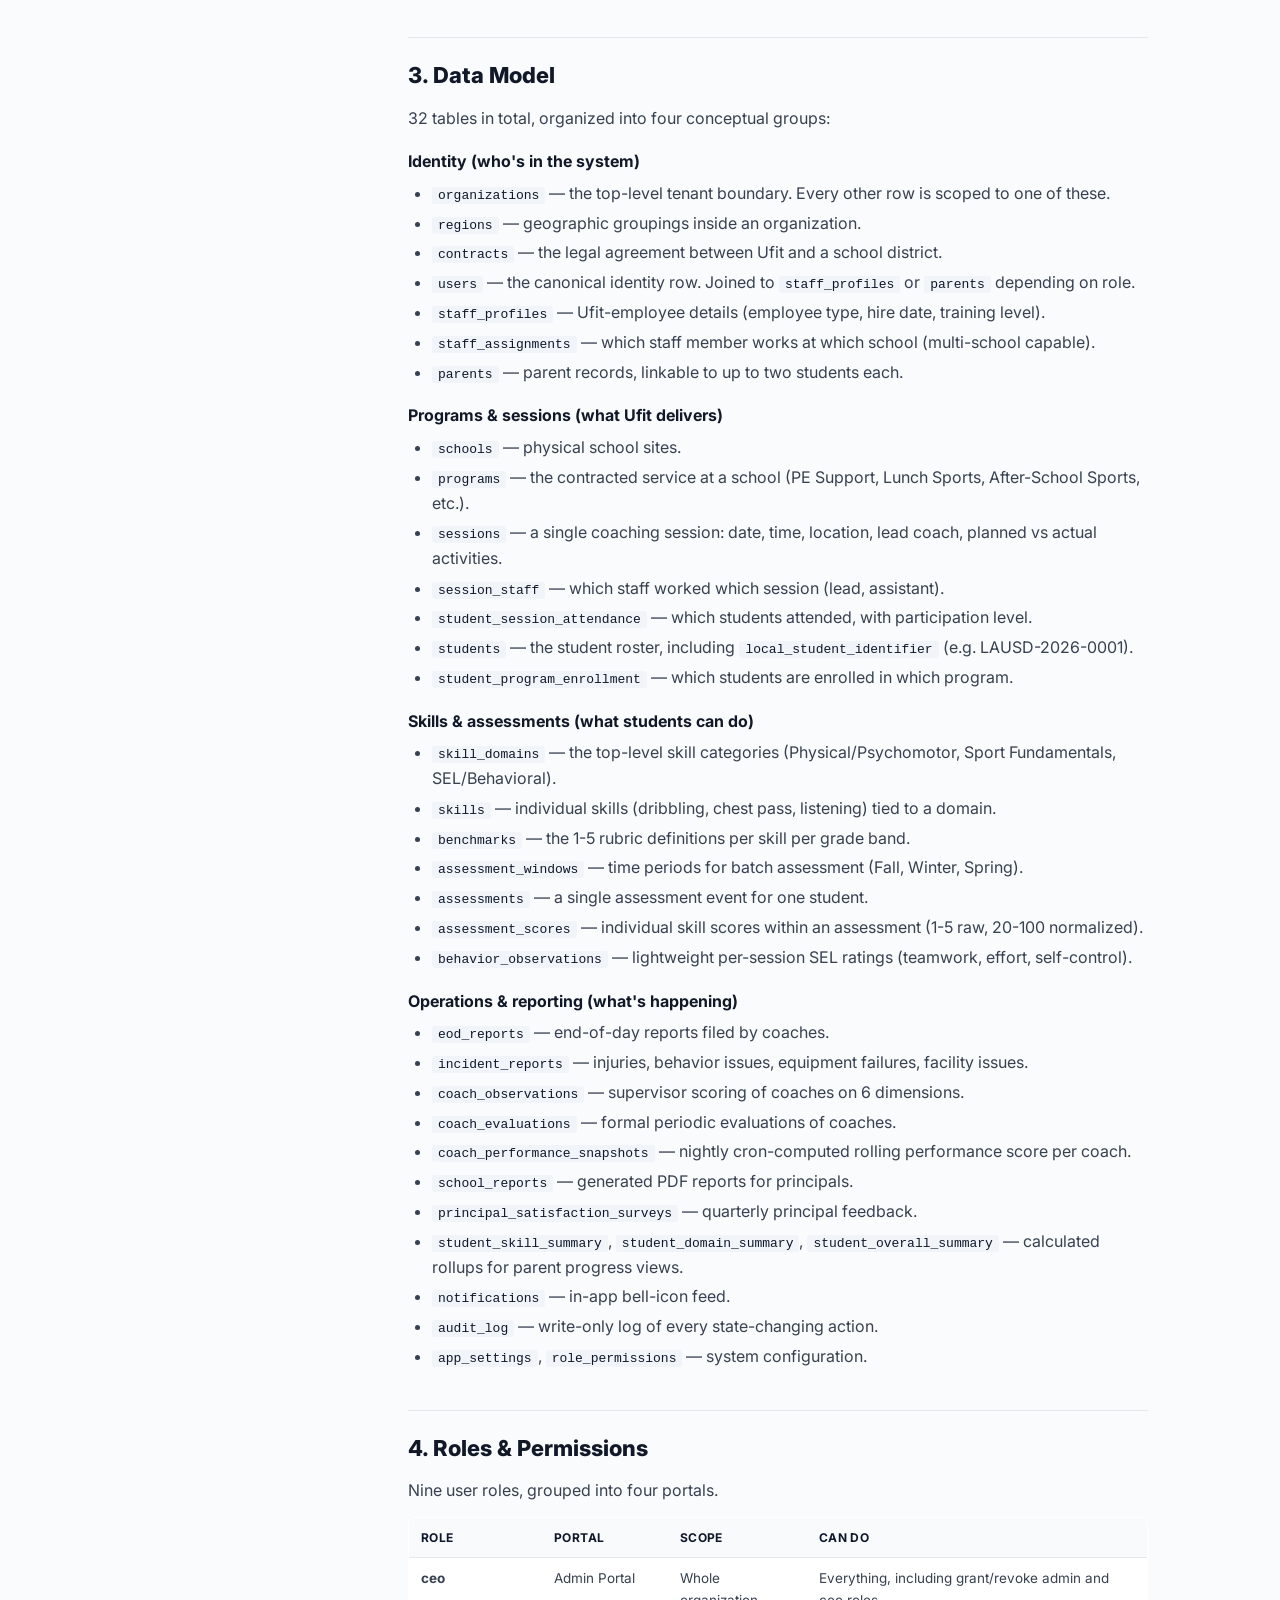
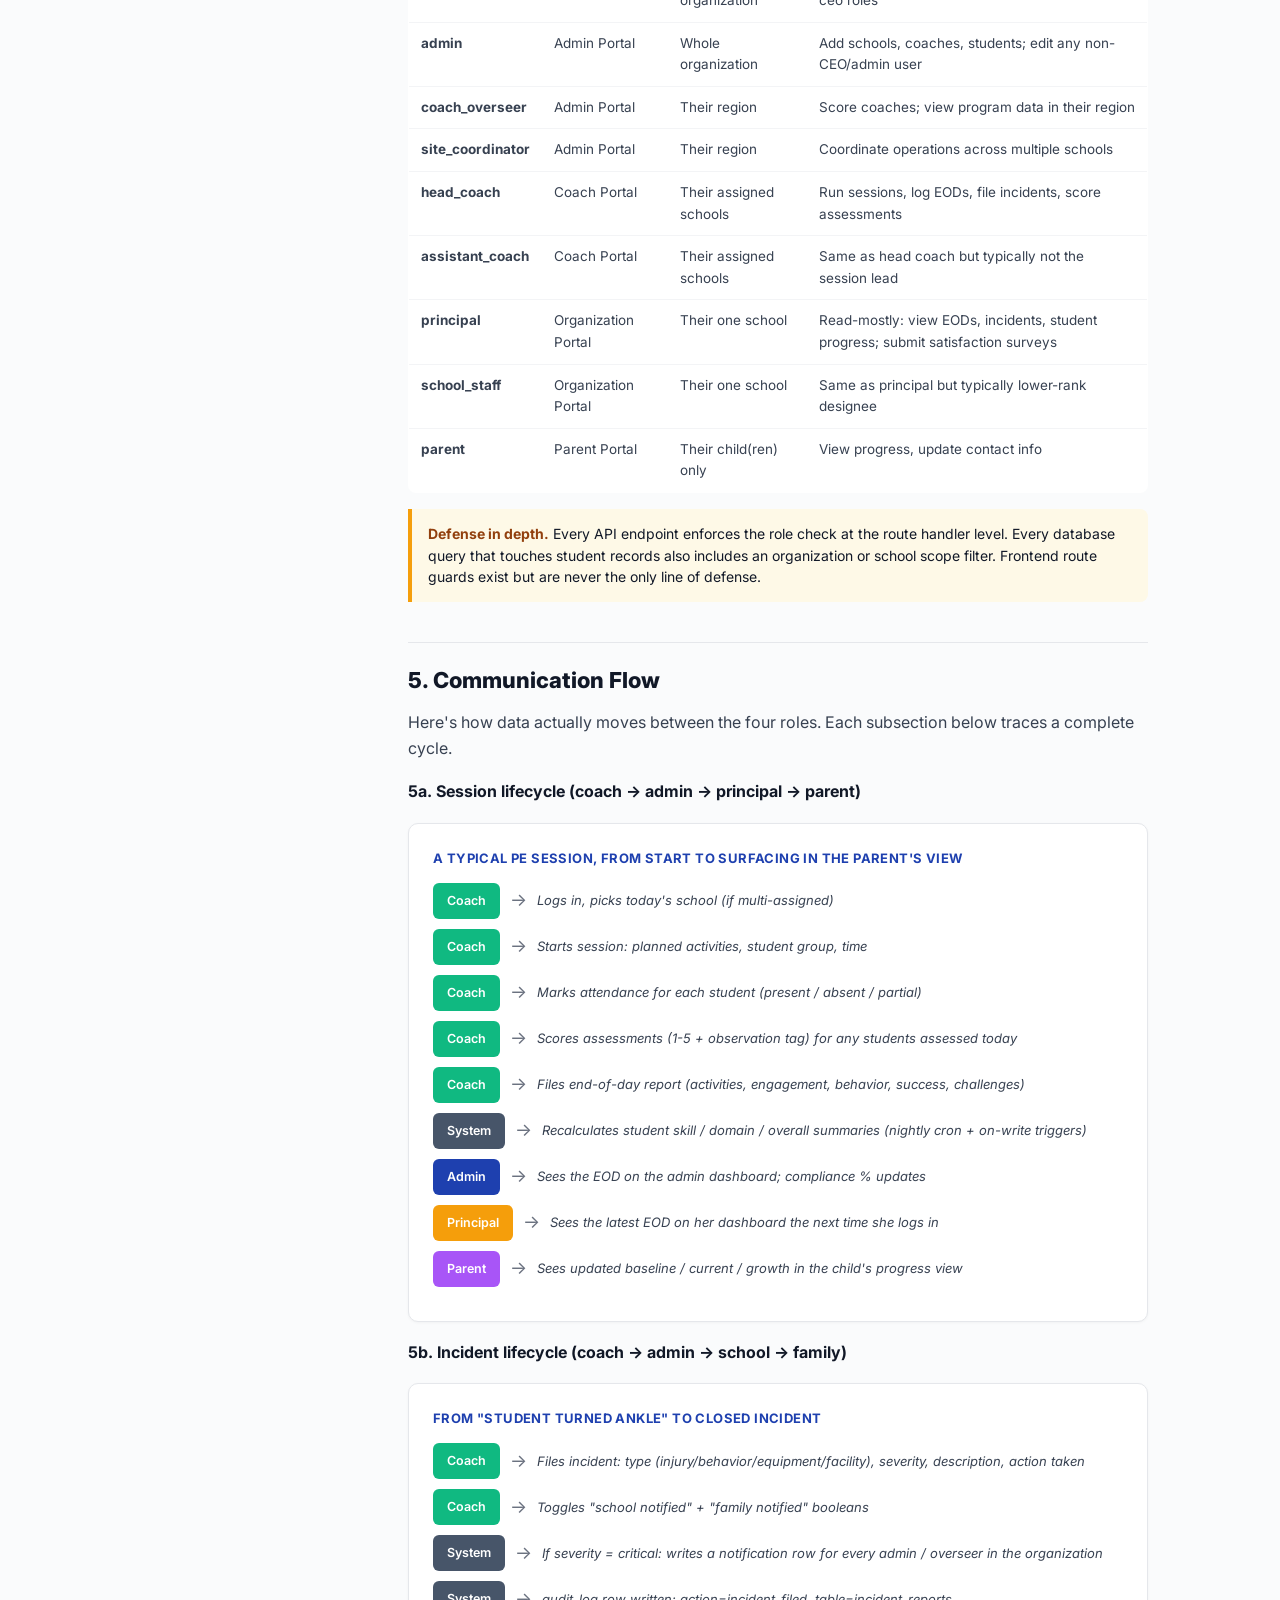
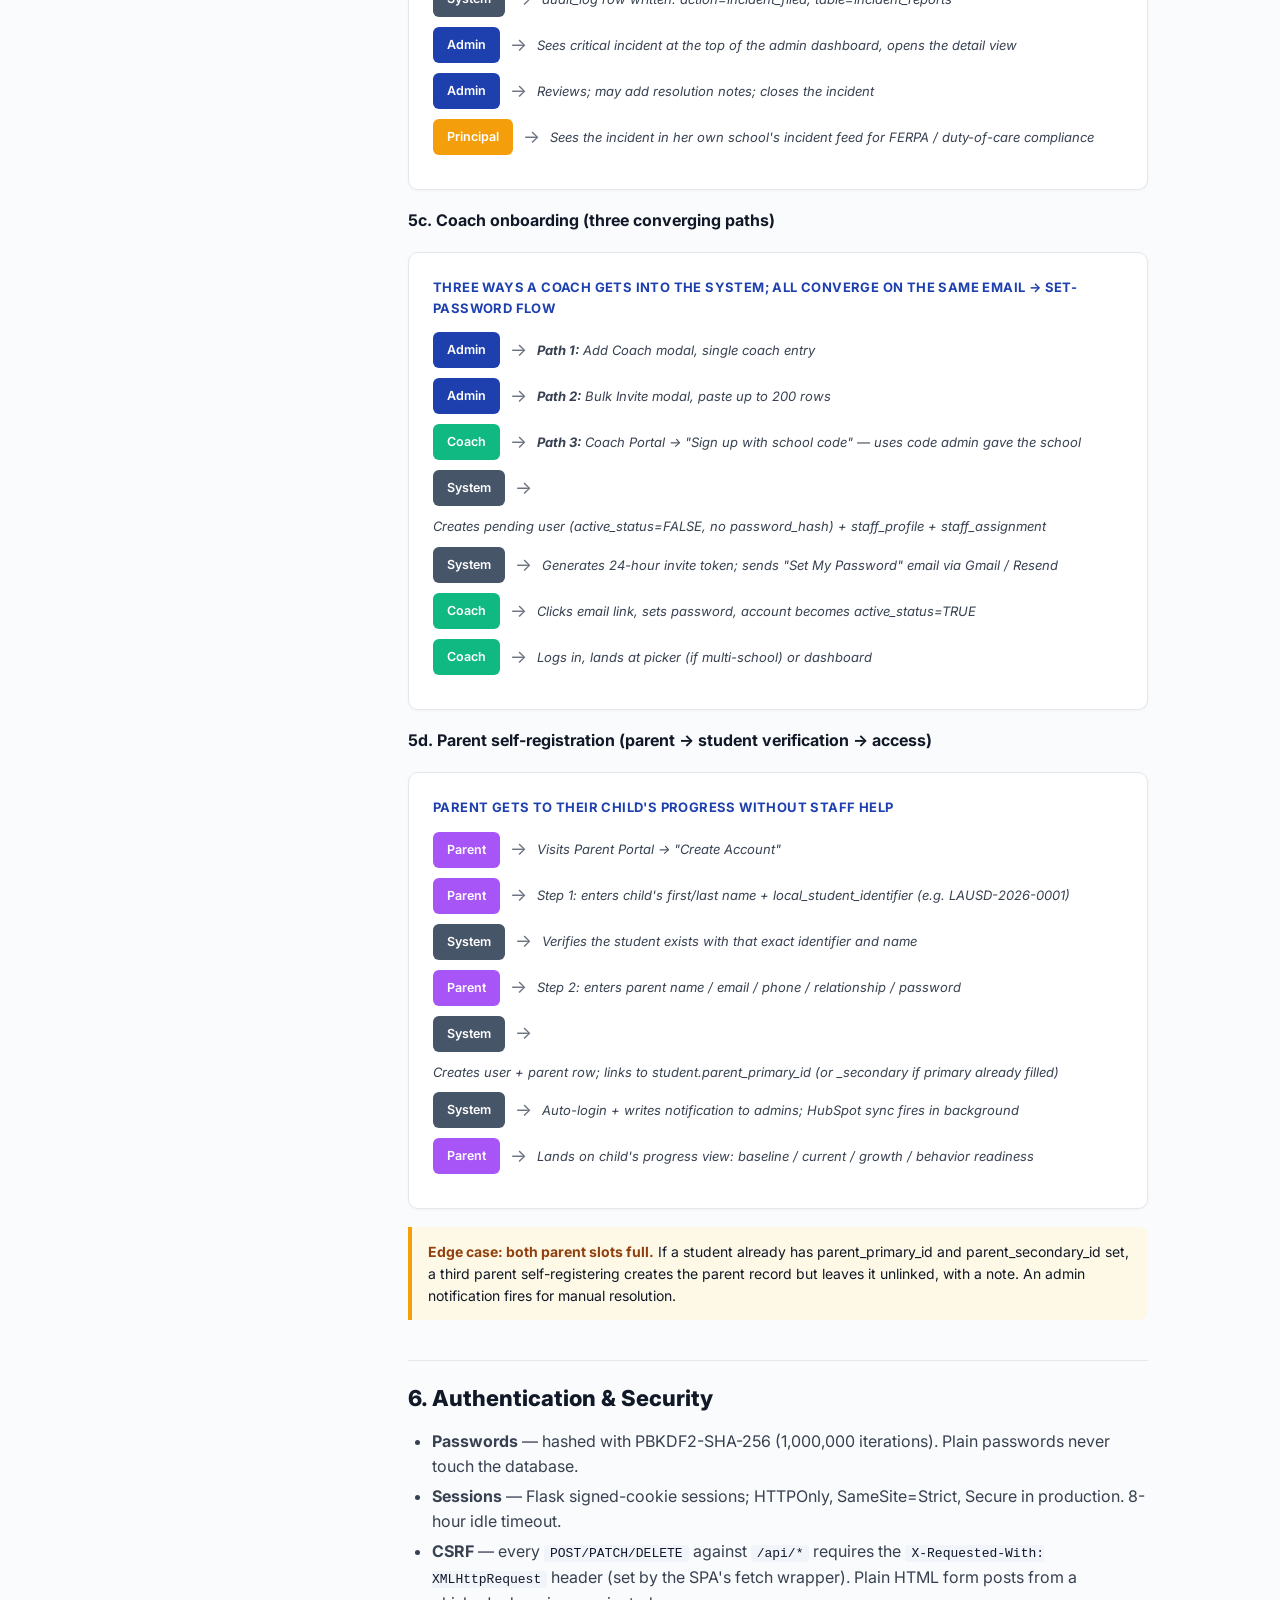
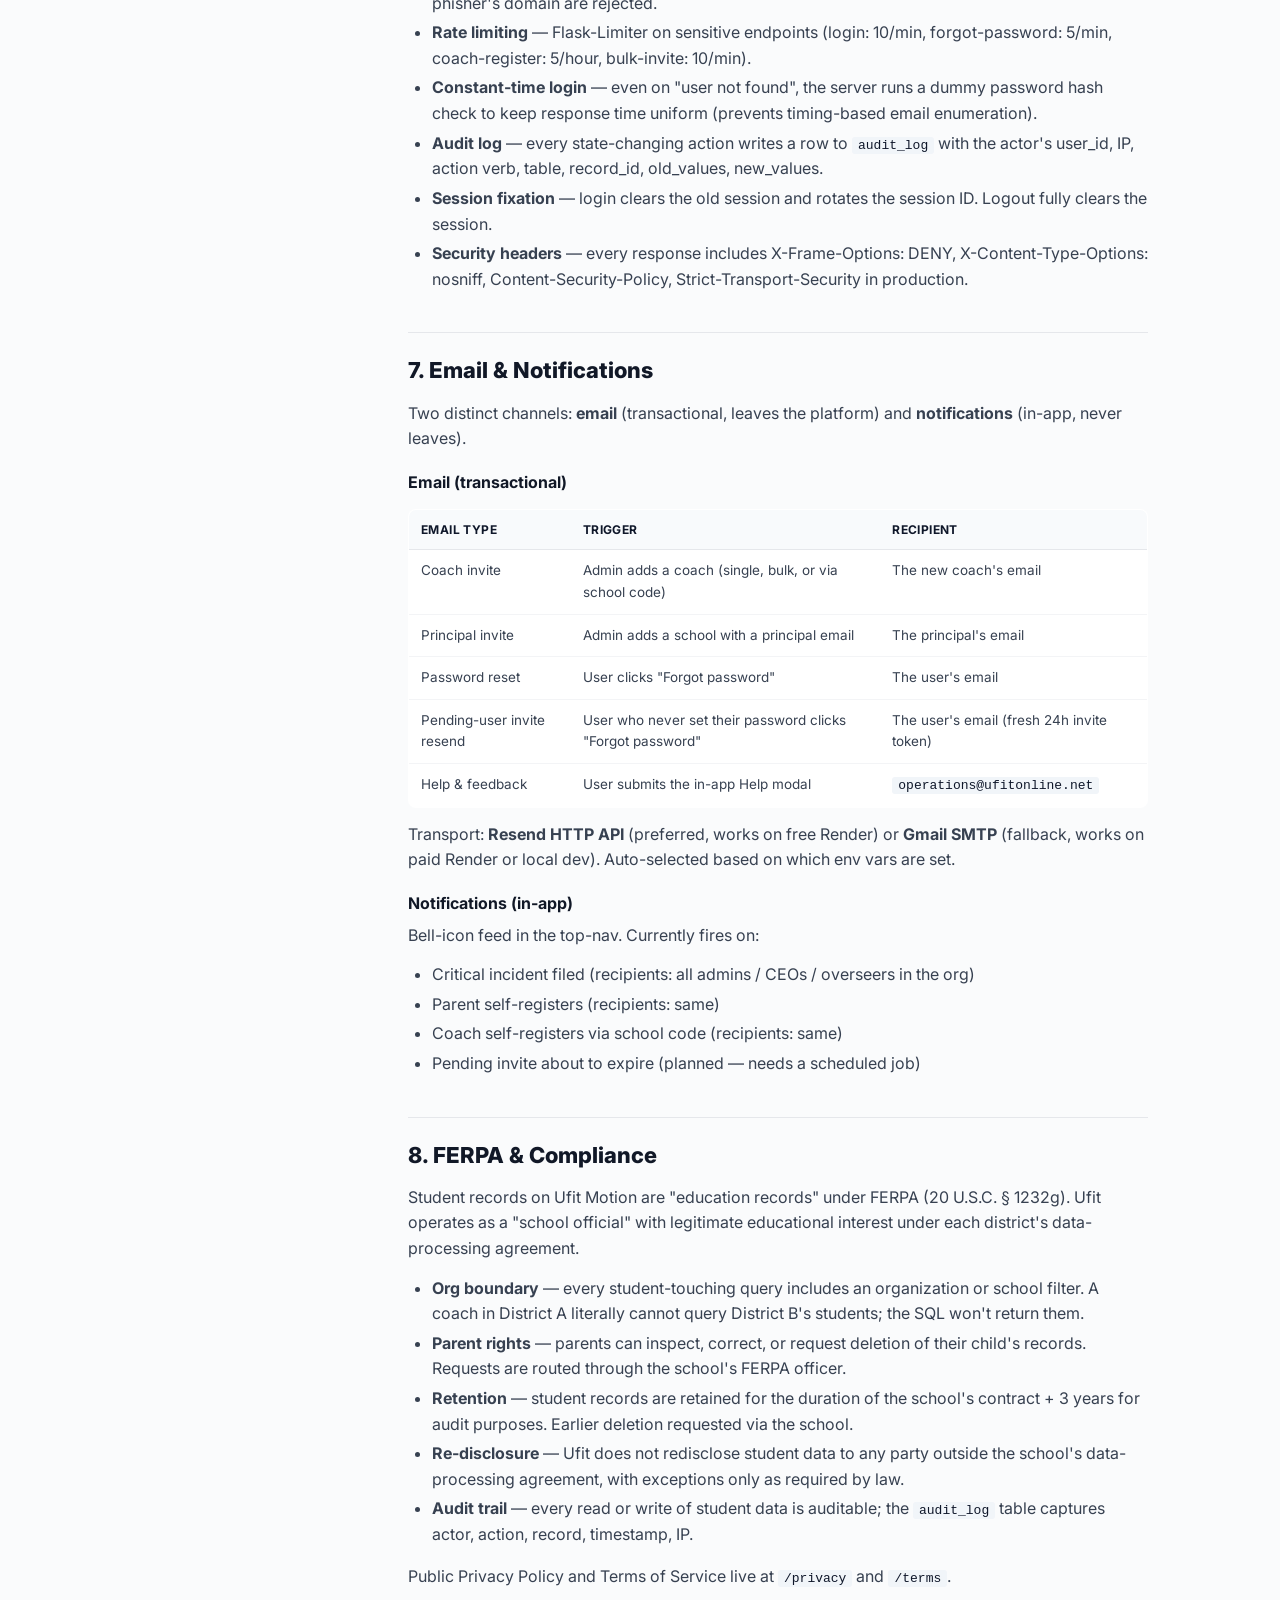
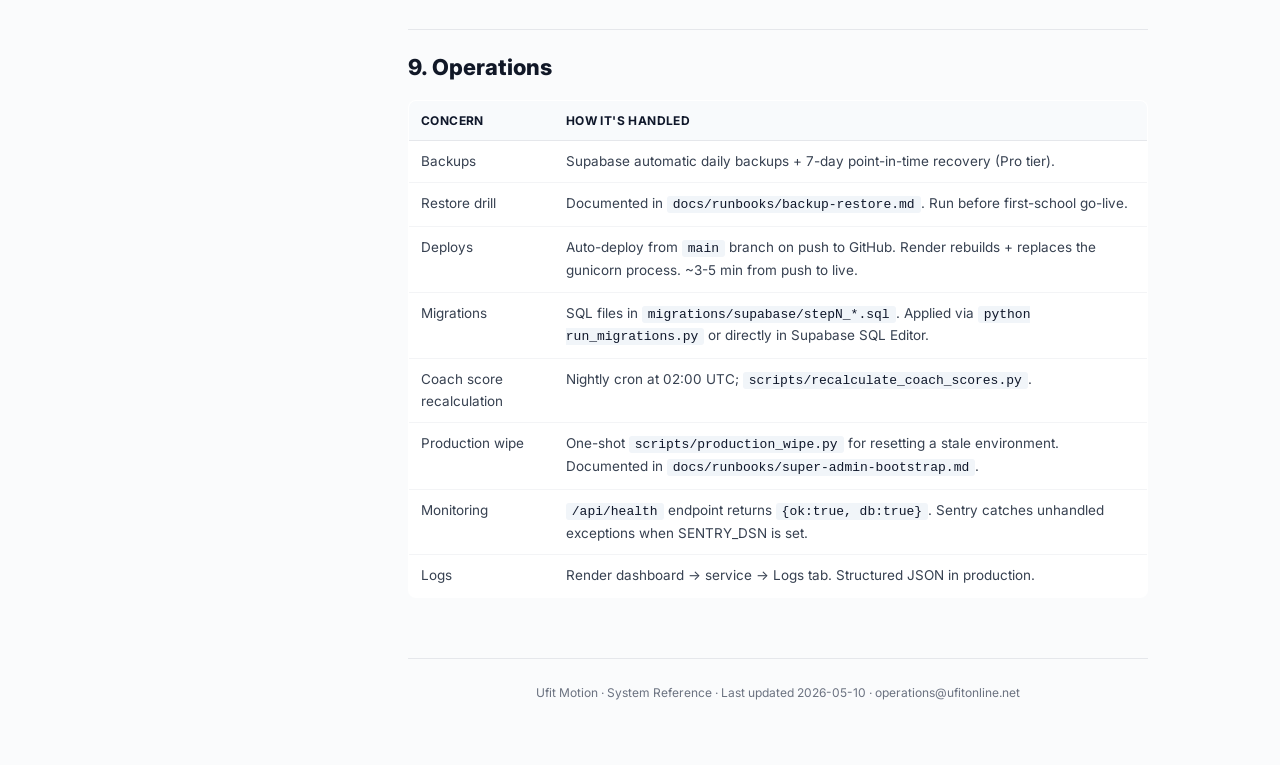
<file: system-reference.html>
<!DOCTYPE html>
<html lang="en">
<head>
<meta charset="UTF-8" />
<meta name="viewport" content="width=device-width, initial-scale=1" />
<title>Ufit Motion — System Reference</title>
<link rel="preconnect" href="https://fonts.googleapis.com" />
<link rel="preconnect" href="https://fonts.gstatic.com" crossorigin />
<link href="https://fonts.googleapis.com/css2?family=Inter:wght@400;500;600;700;800;900&display=swap" rel="stylesheet" />
<style>
  *,*::before,*::after{box-sizing:border-box;margin:0;padding:0}
  :root{--blue:#1E40AF;--yellow:#F59E0B;--ink:#111827;--muted:#6B7280;--rule:#E5E7EB;--bg:#FAFBFC}
  body{font-family:'Inter',system-ui,sans-serif;color:var(--ink);background:var(--bg);line-height:1.6}
  .topbar{background:var(--blue);color:#fff;padding:24px 32px;display:flex;align-items:center;justify-content:space-between;flex-wrap:wrap;gap:12px}
  .topbar .brand{font-size:20px;font-weight:800;letter-spacing:.5px}
  .topbar .brand .y{color:var(--yellow)}
  .topbar .crumb{font-size:12px;opacity:.85;text-transform:uppercase;letter-spacing:.7px}
  .doc-wrap{max-width:1080px;margin:0 auto;padding:36px 32px 80px;display:grid;grid-template-columns:240px 1fr;gap:36px}
  .toc{position:sticky;top:24px;align-self:start;background:#fff;border:1px solid var(--rule);border-radius:8px;padding:18px;font-size:13px;max-height:calc(100vh - 48px);overflow-y:auto}
  .toc h3{font-size:11px;text-transform:uppercase;letter-spacing:.7px;color:var(--muted);margin-bottom:10px;font-weight:700}
  .toc a{display:block;padding:5px 0;color:#374151;text-decoration:none;border-left:2px solid transparent;padding-left:10px;margin-left:-10px}
  .toc a:hover{color:var(--blue);border-left-color:var(--blue)}
  .toc a.sub{padding-left:20px;font-size:12.5px;color:var(--muted)}
  main{min-width:0}
  h1{font-size:34px;font-weight:800;color:var(--ink);margin-bottom:8px;line-height:1.15}
  .lead{color:var(--muted);font-size:15px;line-height:1.55;max-width:760px;margin-bottom:32px}
  h2{font-size:22px;font-weight:800;color:var(--ink);margin:40px 0 12px;padding-top:20px;border-top:1px solid var(--rule)}
  h2:first-of-type{border-top:0;padding-top:0}
  h3{font-size:16px;font-weight:700;color:var(--ink);margin:18px 0 6px}
  p{margin-bottom:14px;color:#374151}
  ul,ol{margin:6px 0 16px 24px;color:#374151}
  li{margin:4px 0}
  code{background:#F1F5F9;padding:1px 6px;border-radius:3px;font-size:13px;color:#0F172A;font-family:ui-monospace,Menlo,monospace}
  table{width:100%;border-collapse:collapse;background:#fff;border:1px solid var(--rule);border-radius:8px;overflow:hidden;margin:14px 0;font-size:13.5px}
  th{background:#F8FAFC;text-align:left;padding:10px 12px;font-weight:700;font-size:12px;color:#0F172A;text-transform:uppercase;letter-spacing:.4px;border-bottom:1px solid var(--rule)}
  td{padding:10px 12px;border-bottom:1px solid #F3F4F6;color:#374151;vertical-align:top}
  tr:last-child td{border-bottom:0}
  .pill{display:inline-block;padding:2px 9px;border-radius:999px;font-size:11px;font-weight:600}
  .pill-blue{background:#DBEAFE;color:#1E3A8A}
  .pill-amber{background:#FEF3C7;color:#92400E}
  .pill-green{background:#DCFCE7;color:#15803D}
  .pill-red{background:#FEE2E2;color:#B91C1C}
  .pill-gray{background:#F3F4F6;color:#374151}
  .callout{display:flex;gap:14px;background:#FEF9E7;border-left:4px solid var(--yellow);padding:14px 16px;border-radius:0 8px 8px 0;margin:16px 0;font-size:14px;line-height:1.55}
  .callout strong{color:#92400E}
  .callout-blue{background:#EFF6FF;border-color:var(--blue)}
  .callout-blue strong{color:var(--blue)}
  .flow{background:#fff;border:1px solid var(--rule);border-radius:10px;padding:24px;margin:18px 0;box-shadow:0 1px 3px rgba(0,0,0,.04)}
  .flow-title{font-size:13px;font-weight:700;color:var(--blue);margin-bottom:14px;text-transform:uppercase;letter-spacing:.4px}
  .flow-row{display:flex;align-items:center;gap:10px;flex-wrap:wrap;margin:10px 0;font-size:13.5px}
  .flow-node{padding:8px 14px;border-radius:6px;font-weight:600;color:#fff;font-size:12.5px;white-space:nowrap}
  .flow-node.coach{background:#10B981}
  .flow-node.admin{background:#1E40AF}
  .flow-node.principal{background:#F59E0B}
  .flow-node.parent{background:#A855F7}
  .flow-node.system{background:#475569}
  .flow-arrow{color:var(--muted);font-size:18px}
  .flow-action{color:#374151;font-size:13px;font-style:italic}
  .grid-2{display:grid;grid-template-columns:1fr 1fr;gap:14px;margin:14px 0}
  .card{background:#fff;border:1px solid var(--rule);border-radius:8px;padding:16px}
  .card h4{font-size:14px;font-weight:700;margin-bottom:6px;color:var(--ink)}
  .card p{font-size:13px;color:var(--muted);margin:0;line-height:1.5}
  .footer{margin-top:60px;padding-top:24px;border-top:1px solid var(--rule);font-size:12px;color:var(--muted);text-align:center;line-height:1.6}
  @media (max-width:880px){
    .doc-wrap{grid-template-columns:1fr;padding:20px}
    .toc{position:static;max-height:none}
    .grid-2{grid-template-columns:1fr}
  }
  @media print{
    .topbar{padding:16px 24px}
    .toc{display:none}
    .doc-wrap{grid-template-columns:1fr;padding:0 24px}
    h2{break-before:page}
    h2:first-of-type{break-before:auto}
  }
</style>
</head>
<body>
<div class="topbar">
  <div class="brand">UFIT <span class="y">MOTION</span></div>
  <div class="crumb">System Reference · Architecture &amp; Communication Flow</div>
</div>
<div class="doc-wrap">
  <nav class="toc" aria-label="Table of contents">
    <h3>Contents</h3>
    <a href="#overview">1. Overview</a>
    <a href="#architecture">2. Architecture</a>
    <a href="#data-model">3. Data Model</a>
    <a href="#roles" class="">4. Roles &amp; Permissions</a>
    <a href="#flow">5. Communication Flow</a>
    <a href="#flow-session" class="sub">5a. Session lifecycle</a>
    <a href="#flow-incident" class="sub">5b. Incident lifecycle</a>
    <a href="#flow-onboard" class="sub">5c. Coach onboarding</a>
    <a href="#flow-parent" class="sub">5d. Parent onboarding</a>
    <a href="#auth">6. Auth &amp; Security</a>
    <a href="#email">7. Email &amp; Notifications</a>
    <a href="#ferpa">8. FERPA &amp; Compliance</a>
    <a href="#ops">9. Operations</a>
  </nav>
  <main>
    <h1>System Reference</h1>
    <p class="lead">A guide to how Ufit Motion is built — the data model, how the four user roles interact, the lifecycle of every important action (session, incident, onboarding), and the operational shape of the platform. Aimed at administrators, future engineers, and anyone evaluating Ufit Motion technically.</p>

    <h2 id="overview">1. Overview</h2>
    <p>Ufit Motion is a multi-organization PE program management platform. One installation serves multiple school districts, with strict data isolation between organizations. Inside an organization, four user roles consume and produce data:</p>
    <table>
      <thead><tr><th>Role</th><th>What they do</th><th>What they see</th></tr></thead>
      <tbody>
        <tr><td><span class="pill pill-blue">Admin / CEO</span></td><td>Onboard schools, hire coaches, monitor compliance, export reports</td><td>Everything across the organization</td></tr>
        <tr><td><span class="pill pill-green">Coach</span></td><td>Run sessions, log EODs, score assessments, file incidents</td><td>Their assigned schools only</td></tr>
        <tr><td><span class="pill pill-amber">Principal / School Staff</span></td><td>Review EODs, monitor program health at their school</td><td>Their one school only (read-mostly)</td></tr>
        <tr><td><span class="pill" style="background:#F3E8FF;color:#6B21A8;">Parent</span></td><td>View their child's progress</td><td>Their child's record only</td></tr>
      </tbody>
    </table>
    <p>The platform is opinionated: every screen exists for a reason. There are no dashboards "you can customize," no "themes," no "workflow builders." The product is a <strong>service-delivery tool</strong>, not a no-code platform.</p>

    <h2 id="architecture">2. Architecture</h2>
    <p>Ufit Motion is a single Flask web application backed by Postgres, hosted on Render, with a Supabase-managed database.</p>
    <table>
      <thead><tr><th>Layer</th><th>Technology</th><th>Why</th></tr></thead>
      <tbody>
        <tr><td>Backend</td><td>Flask 3 (Python 3.12)</td><td>Mature, simple, well-understood. Single-process gunicorn under Render.</td></tr>
        <tr><td>Database</td><td>PostgreSQL 15+ via Supabase</td><td>Managed Postgres with automatic backups, point-in-time recovery, and a transaction pooler for connection multiplexing.</td></tr>
        <tr><td>Frontend</td><td>Vanilla JavaScript SPA</td><td>No framework dependency. The entire frontend lives in one <code>static/app.js</code> file and one <code>templates/index.html</code> shell. Cold load is small (&lt;200 KB).</td></tr>
        <tr><td>Hosting</td><td>Render (web service + cron)</td><td>Auto-deploy from <code>main</code> branch on push. One nightly cron recalculates coach performance scores.</td></tr>
        <tr><td>Email</td><td>Gmail SMTP (paid Render) <em>or</em> Resend HTTP API (free Render)</td><td>Dual transport — code prefers Resend if configured, falls back to Gmail SMTP.</td></tr>
        <tr><td>Auth</td><td>Flask sessions (signed-cookie)</td><td>HTTP-only, SameSite=Strict, secure flag in production. PBKDF2-SHA-256 password hashing.</td></tr>
        <tr><td>CRM sync</td><td>HubSpot integration (optional)</td><td>New principals + parents are mirrored to HubSpot for outreach tracking.</td></tr>
      </tbody>
    </table>
    <div class="callout callout-blue">
      <div><strong>Single source of truth.</strong> All operational data lives in one Supabase Postgres database. There are no microservices, no cross-database joins, no eventual-consistency edge cases. A query against the production DB returns the truth at the time of the query.</div>
    </div>

    <h2 id="data-model">3. Data Model</h2>
    <p>32 tables in total, organized into four conceptual groups:</p>

    <h3>Identity (who's in the system)</h3>
    <ul>
      <li><code>organizations</code> — the top-level tenant boundary. Every other row is scoped to one of these.</li>
      <li><code>regions</code> — geographic groupings inside an organization.</li>
      <li><code>contracts</code> — the legal agreement between Ufit and a school district.</li>
      <li><code>users</code> — the canonical identity row. Joined to <code>staff_profiles</code> or <code>parents</code> depending on role.</li>
      <li><code>staff_profiles</code> — Ufit-employee details (employee type, hire date, training level).</li>
      <li><code>staff_assignments</code> — which staff member works at which school (multi-school capable).</li>
      <li><code>parents</code> — parent records, linkable to up to two students each.</li>
    </ul>

    <h3>Programs &amp; sessions (what Ufit delivers)</h3>
    <ul>
      <li><code>schools</code> — physical school sites.</li>
      <li><code>programs</code> — the contracted service at a school (PE Support, Lunch Sports, After-School Sports, etc.).</li>
      <li><code>sessions</code> — a single coaching session: date, time, location, lead coach, planned vs actual activities.</li>
      <li><code>session_staff</code> — which staff worked which session (lead, assistant).</li>
      <li><code>student_session_attendance</code> — which students attended, with participation level.</li>
      <li><code>students</code> — the student roster, including <code>local_student_identifier</code> (e.g. LAUSD-2026-0001).</li>
      <li><code>student_program_enrollment</code> — which students are enrolled in which program.</li>
    </ul>

    <h3>Skills &amp; assessments (what students can do)</h3>
    <ul>
      <li><code>skill_domains</code> — the top-level skill categories (Physical/Psychomotor, Sport Fundamentals, SEL/Behavioral).</li>
      <li><code>skills</code> — individual skills (dribbling, chest pass, listening) tied to a domain.</li>
      <li><code>benchmarks</code> — the 1-5 rubric definitions per skill per grade band.</li>
      <li><code>assessment_windows</code> — time periods for batch assessment (Fall, Winter, Spring).</li>
      <li><code>assessments</code> — a single assessment event for one student.</li>
      <li><code>assessment_scores</code> — individual skill scores within an assessment (1-5 raw, 20-100 normalized).</li>
      <li><code>behavior_observations</code> — lightweight per-session SEL ratings (teamwork, effort, self-control).</li>
    </ul>

    <h3>Operations &amp; reporting (what's happening)</h3>
    <ul>
      <li><code>eod_reports</code> — end-of-day reports filed by coaches.</li>
      <li><code>incident_reports</code> — injuries, behavior issues, equipment failures, facility issues.</li>
      <li><code>coach_observations</code> — supervisor scoring of coaches on 6 dimensions.</li>
      <li><code>coach_evaluations</code> — formal periodic evaluations of coaches.</li>
      <li><code>coach_performance_snapshots</code> — nightly cron-computed rolling performance score per coach.</li>
      <li><code>school_reports</code> — generated PDF reports for principals.</li>
      <li><code>principal_satisfaction_surveys</code> — quarterly principal feedback.</li>
      <li><code>student_skill_summary</code>, <code>student_domain_summary</code>, <code>student_overall_summary</code> — calculated rollups for parent progress views.</li>
      <li><code>notifications</code> — in-app bell-icon feed.</li>
      <li><code>audit_log</code> — write-only log of every state-changing action.</li>
      <li><code>app_settings</code>, <code>role_permissions</code> — system configuration.</li>
    </ul>

    <h2 id="roles">4. Roles &amp; Permissions</h2>
    <p>Nine user roles, grouped into four portals.</p>
    <table>
      <thead><tr><th>Role</th><th>Portal</th><th>Scope</th><th>Can do</th></tr></thead>
      <tbody>
        <tr><td><strong>ceo</strong></td><td>Admin Portal</td><td>Whole organization</td><td>Everything, including grant/revoke admin and ceo roles</td></tr>
        <tr><td><strong>admin</strong></td><td>Admin Portal</td><td>Whole organization</td><td>Add schools, coaches, students; edit any non-CEO/admin user</td></tr>
        <tr><td><strong>coach_overseer</strong></td><td>Admin Portal</td><td>Their region</td><td>Score coaches; view program data in their region</td></tr>
        <tr><td><strong>site_coordinator</strong></td><td>Admin Portal</td><td>Their region</td><td>Coordinate operations across multiple schools</td></tr>
        <tr><td><strong>head_coach</strong></td><td>Coach Portal</td><td>Their assigned schools</td><td>Run sessions, log EODs, file incidents, score assessments</td></tr>
        <tr><td><strong>assistant_coach</strong></td><td>Coach Portal</td><td>Their assigned schools</td><td>Same as head coach but typically not the session lead</td></tr>
        <tr><td><strong>principal</strong></td><td>Organization Portal</td><td>Their one school</td><td>Read-mostly: view EODs, incidents, student progress; submit satisfaction surveys</td></tr>
        <tr><td><strong>school_staff</strong></td><td>Organization Portal</td><td>Their one school</td><td>Same as principal but typically lower-rank designee</td></tr>
        <tr><td><strong>parent</strong></td><td>Parent Portal</td><td>Their child(ren) only</td><td>View progress, update contact info</td></tr>
      </tbody>
    </table>
    <div class="callout">
      <div><strong>Defense in depth.</strong> Every API endpoint enforces the role check at the route handler level. Every database query that touches student records also includes an organization or school scope filter. Frontend route guards exist but are never the only line of defense.</div>
    </div>

    <h2 id="flow">5. Communication Flow</h2>
    <p>Here's how data actually moves between the four roles. Each subsection below traces a complete cycle.</p>

    <h3 id="flow-session">5a. Session lifecycle (coach → admin → principal → parent)</h3>
    <div class="flow">
      <div class="flow-title">A typical PE session, from start to surfacing in the parent's view</div>
      <div class="flow-row"><span class="flow-node coach">Coach</span><span class="flow-arrow">→</span><span class="flow-action">Logs in, picks today's school (if multi-assigned)</span></div>
      <div class="flow-row"><span class="flow-node coach">Coach</span><span class="flow-arrow">→</span><span class="flow-action">Starts session: planned activities, student group, time</span></div>
      <div class="flow-row"><span class="flow-node coach">Coach</span><span class="flow-arrow">→</span><span class="flow-action">Marks attendance for each student (present / absent / partial)</span></div>
      <div class="flow-row"><span class="flow-node coach">Coach</span><span class="flow-arrow">→</span><span class="flow-action">Scores assessments (1-5 + observation tag) for any students assessed today</span></div>
      <div class="flow-row"><span class="flow-node coach">Coach</span><span class="flow-arrow">→</span><span class="flow-action">Files end-of-day report (activities, engagement, behavior, success, challenges)</span></div>
      <div class="flow-row"><span class="flow-node system">System</span><span class="flow-arrow">→</span><span class="flow-action">Recalculates student skill / domain / overall summaries (nightly cron + on-write triggers)</span></div>
      <div class="flow-row"><span class="flow-node admin">Admin</span><span class="flow-arrow">→</span><span class="flow-action">Sees the EOD on the admin dashboard; compliance % updates</span></div>
      <div class="flow-row"><span class="flow-node principal">Principal</span><span class="flow-arrow">→</span><span class="flow-action">Sees the latest EOD on her dashboard the next time she logs in</span></div>
      <div class="flow-row"><span class="flow-node parent">Parent</span><span class="flow-arrow">→</span><span class="flow-action">Sees updated baseline / current / growth in the child's progress view</span></div>
    </div>

    <h3 id="flow-incident">5b. Incident lifecycle (coach → admin → school → family)</h3>
    <div class="flow">
      <div class="flow-title">From "student turned ankle" to closed incident</div>
      <div class="flow-row"><span class="flow-node coach">Coach</span><span class="flow-arrow">→</span><span class="flow-action">Files incident: type (injury/behavior/equipment/facility), severity, description, action taken</span></div>
      <div class="flow-row"><span class="flow-node coach">Coach</span><span class="flow-arrow">→</span><span class="flow-action">Toggles "school notified" + "family notified" booleans</span></div>
      <div class="flow-row"><span class="flow-node system">System</span><span class="flow-arrow">→</span><span class="flow-action">If severity = critical: writes a notification row for every admin / overseer in the organization</span></div>
      <div class="flow-row"><span class="flow-node system">System</span><span class="flow-arrow">→</span><span class="flow-action">audit_log row written: action=incident_filed, table=incident_reports</span></div>
      <div class="flow-row"><span class="flow-node admin">Admin</span><span class="flow-arrow">→</span><span class="flow-action">Sees critical incident at the top of the admin dashboard, opens the detail view</span></div>
      <div class="flow-row"><span class="flow-node admin">Admin</span><span class="flow-arrow">→</span><span class="flow-action">Reviews; may add resolution notes; closes the incident</span></div>
      <div class="flow-row"><span class="flow-node principal">Principal</span><span class="flow-arrow">→</span><span class="flow-action">Sees the incident in her own school's incident feed for FERPA / duty-of-care compliance</span></div>
    </div>

    <h3 id="flow-onboard">5c. Coach onboarding (three converging paths)</h3>
    <div class="flow">
      <div class="flow-title">Three ways a coach gets into the system; all converge on the same email → set-password flow</div>
      <div class="flow-row"><span class="flow-node admin">Admin</span><span class="flow-arrow">→</span><span class="flow-action"><strong>Path 1:</strong> Add Coach modal, single coach entry</span></div>
      <div class="flow-row"><span class="flow-node admin">Admin</span><span class="flow-arrow">→</span><span class="flow-action"><strong>Path 2:</strong> Bulk Invite modal, paste up to 200 rows</span></div>
      <div class="flow-row"><span class="flow-node coach">Coach</span><span class="flow-arrow">→</span><span class="flow-action"><strong>Path 3:</strong> Coach Portal → "Sign up with school code" — uses code admin gave the school</span></div>
      <div class="flow-row"><span class="flow-node system">System</span><span class="flow-arrow">→</span><span class="flow-action">Creates pending user (active_status=FALSE, no password_hash) + staff_profile + staff_assignment</span></div>
      <div class="flow-row"><span class="flow-node system">System</span><span class="flow-arrow">→</span><span class="flow-action">Generates 24-hour invite token; sends "Set My Password" email via Gmail / Resend</span></div>
      <div class="flow-row"><span class="flow-node coach">Coach</span><span class="flow-arrow">→</span><span class="flow-action">Clicks email link, sets password, account becomes active_status=TRUE</span></div>
      <div class="flow-row"><span class="flow-node coach">Coach</span><span class="flow-arrow">→</span><span class="flow-action">Logs in, lands at picker (if multi-school) or dashboard</span></div>
    </div>

    <h3 id="flow-parent">5d. Parent self-registration (parent → student verification → access)</h3>
    <div class="flow">
      <div class="flow-title">Parent gets to their child's progress without staff help</div>
      <div class="flow-row"><span class="flow-node parent">Parent</span><span class="flow-arrow">→</span><span class="flow-action">Visits Parent Portal → "Create Account"</span></div>
      <div class="flow-row"><span class="flow-node parent">Parent</span><span class="flow-arrow">→</span><span class="flow-action">Step 1: enters child's first/last name + local_student_identifier (e.g. LAUSD-2026-0001)</span></div>
      <div class="flow-row"><span class="flow-node system">System</span><span class="flow-arrow">→</span><span class="flow-action">Verifies the student exists with that exact identifier and name</span></div>
      <div class="flow-row"><span class="flow-node parent">Parent</span><span class="flow-arrow">→</span><span class="flow-action">Step 2: enters parent name / email / phone / relationship / password</span></div>
      <div class="flow-row"><span class="flow-node system">System</span><span class="flow-arrow">→</span><span class="flow-action">Creates user + parent row; links to student.parent_primary_id (or _secondary if primary already filled)</span></div>
      <div class="flow-row"><span class="flow-node system">System</span><span class="flow-arrow">→</span><span class="flow-action">Auto-login + writes notification to admins; HubSpot sync fires in background</span></div>
      <div class="flow-row"><span class="flow-node parent">Parent</span><span class="flow-arrow">→</span><span class="flow-action">Lands on child's progress view: baseline / current / growth / behavior readiness</span></div>
    </div>
    <div class="callout">
      <div><strong>Edge case: both parent slots full.</strong> If a student already has parent_primary_id and parent_secondary_id set, a third parent self-registering creates the parent record but leaves it unlinked, with a note. An admin notification fires for manual resolution.</div>
    </div>

    <h2 id="auth">6. Authentication &amp; Security</h2>
    <ul>
      <li><strong>Passwords</strong> — hashed with PBKDF2-SHA-256 (1,000,000 iterations). Plain passwords never touch the database.</li>
      <li><strong>Sessions</strong> — Flask signed-cookie sessions; HTTPOnly, SameSite=Strict, Secure in production. 8-hour idle timeout.</li>
      <li><strong>CSRF</strong> — every <code>POST/PATCH/DELETE</code> against <code>/api/*</code> requires the <code>X-Requested-With: XMLHttpRequest</code> header (set by the SPA's fetch wrapper). Plain HTML form posts from a phisher's domain are rejected.</li>
      <li><strong>Rate limiting</strong> — Flask-Limiter on sensitive endpoints (login: 10/min, forgot-password: 5/min, coach-register: 5/hour, bulk-invite: 10/min).</li>
      <li><strong>Constant-time login</strong> — even on "user not found", the server runs a dummy password hash check to keep response time uniform (prevents timing-based email enumeration).</li>
      <li><strong>Audit log</strong> — every state-changing action writes a row to <code>audit_log</code> with the actor's user_id, IP, action verb, table, record_id, old_values, new_values.</li>
      <li><strong>Session fixation</strong> — login clears the old session and rotates the session ID. Logout fully clears the session.</li>
      <li><strong>Security headers</strong> — every response includes X-Frame-Options: DENY, X-Content-Type-Options: nosniff, Content-Security-Policy, Strict-Transport-Security in production.</li>
    </ul>

    <h2 id="email">7. Email &amp; Notifications</h2>
    <p>Two distinct channels: <strong>email</strong> (transactional, leaves the platform) and <strong>notifications</strong> (in-app, never leaves).</p>

    <h3>Email (transactional)</h3>
    <table>
      <thead><tr><th>Email type</th><th>Trigger</th><th>Recipient</th></tr></thead>
      <tbody>
        <tr><td>Coach invite</td><td>Admin adds a coach (single, bulk, or via school code)</td><td>The new coach's email</td></tr>
        <tr><td>Principal invite</td><td>Admin adds a school with a principal email</td><td>The principal's email</td></tr>
        <tr><td>Password reset</td><td>User clicks "Forgot password"</td><td>The user's email</td></tr>
        <tr><td>Pending-user invite resend</td><td>User who never set their password clicks "Forgot password"</td><td>The user's email (fresh 24h invite token)</td></tr>
        <tr><td>Help &amp; feedback</td><td>User submits the in-app Help modal</td><td><code>operations@ufitonline.net</code></td></tr>
      </tbody>
    </table>
    <p>Transport: <strong>Resend HTTP API</strong> (preferred, works on free Render) or <strong>Gmail SMTP</strong> (fallback, works on paid Render or local dev). Auto-selected based on which env vars are set.</p>

    <h3>Notifications (in-app)</h3>
    <p>Bell-icon feed in the top-nav. Currently fires on:</p>
    <ul>
      <li>Critical incident filed (recipients: all admins / CEOs / overseers in the org)</li>
      <li>Parent self-registers (recipients: same)</li>
      <li>Coach self-registers via school code (recipients: same)</li>
      <li>Pending invite about to expire (planned — needs a scheduled job)</li>
    </ul>

    <h2 id="ferpa">8. FERPA &amp; Compliance</h2>
    <p>Student records on Ufit Motion are "education records" under FERPA (20 U.S.C. § 1232g). Ufit operates as a "school official" with legitimate educational interest under each district's data-processing agreement.</p>
    <ul>
      <li><strong>Org boundary</strong> — every student-touching query includes an organization or school filter. A coach in District A literally cannot query District B's students; the SQL won't return them.</li>
      <li><strong>Parent rights</strong> — parents can inspect, correct, or request deletion of their child's records. Requests are routed through the school's FERPA officer.</li>
      <li><strong>Retention</strong> — student records are retained for the duration of the school's contract + 3 years for audit purposes. Earlier deletion requested via the school.</li>
      <li><strong>Re-disclosure</strong> — Ufit does not redisclose student data to any party outside the school's data-processing agreement, with exceptions only as required by law.</li>
      <li><strong>Audit trail</strong> — every read or write of student data is auditable; the <code>audit_log</code> table captures actor, action, record, timestamp, IP.</li>
    </ul>
    <p>Public Privacy Policy and Terms of Service live at <code>/privacy</code> and <code>/terms</code>.</p>

    <h2 id="ops">9. Operations</h2>
    <table>
      <thead><tr><th>Concern</th><th>How it's handled</th></tr></thead>
      <tbody>
        <tr><td>Backups</td><td>Supabase automatic daily backups + 7-day point-in-time recovery (Pro tier).</td></tr>
        <tr><td>Restore drill</td><td>Documented in <code>docs/runbooks/backup-restore.md</code>. Run before first-school go-live.</td></tr>
        <tr><td>Deploys</td><td>Auto-deploy from <code>main</code> branch on push to GitHub. Render rebuilds + replaces the gunicorn process. ~3-5 min from push to live.</td></tr>
        <tr><td>Migrations</td><td>SQL files in <code>migrations/supabase/stepN_*.sql</code>. Applied via <code>python run_migrations.py</code> or directly in Supabase SQL Editor.</td></tr>
        <tr><td>Coach score recalculation</td><td>Nightly cron at 02:00 UTC; <code>scripts/recalculate_coach_scores.py</code>.</td></tr>
        <tr><td>Production wipe</td><td>One-shot <code>scripts/production_wipe.py</code> for resetting a stale environment. Documented in <code>docs/runbooks/super-admin-bootstrap.md</code>.</td></tr>
        <tr><td>Monitoring</td><td><code>/api/health</code> endpoint returns <code>{ok:true, db:true}</code>. Sentry catches unhandled exceptions when SENTRY_DSN is set.</td></tr>
        <tr><td>Logs</td><td>Render dashboard → service → Logs tab. Structured JSON in production.</td></tr>
      </tbody>
    </table>

    <div class="footer">
      Ufit Motion · System Reference · Last updated 2026-05-10 · operations@ufitonline.net
    </div>
  </main>
</div>
</body>
</html>
</file>
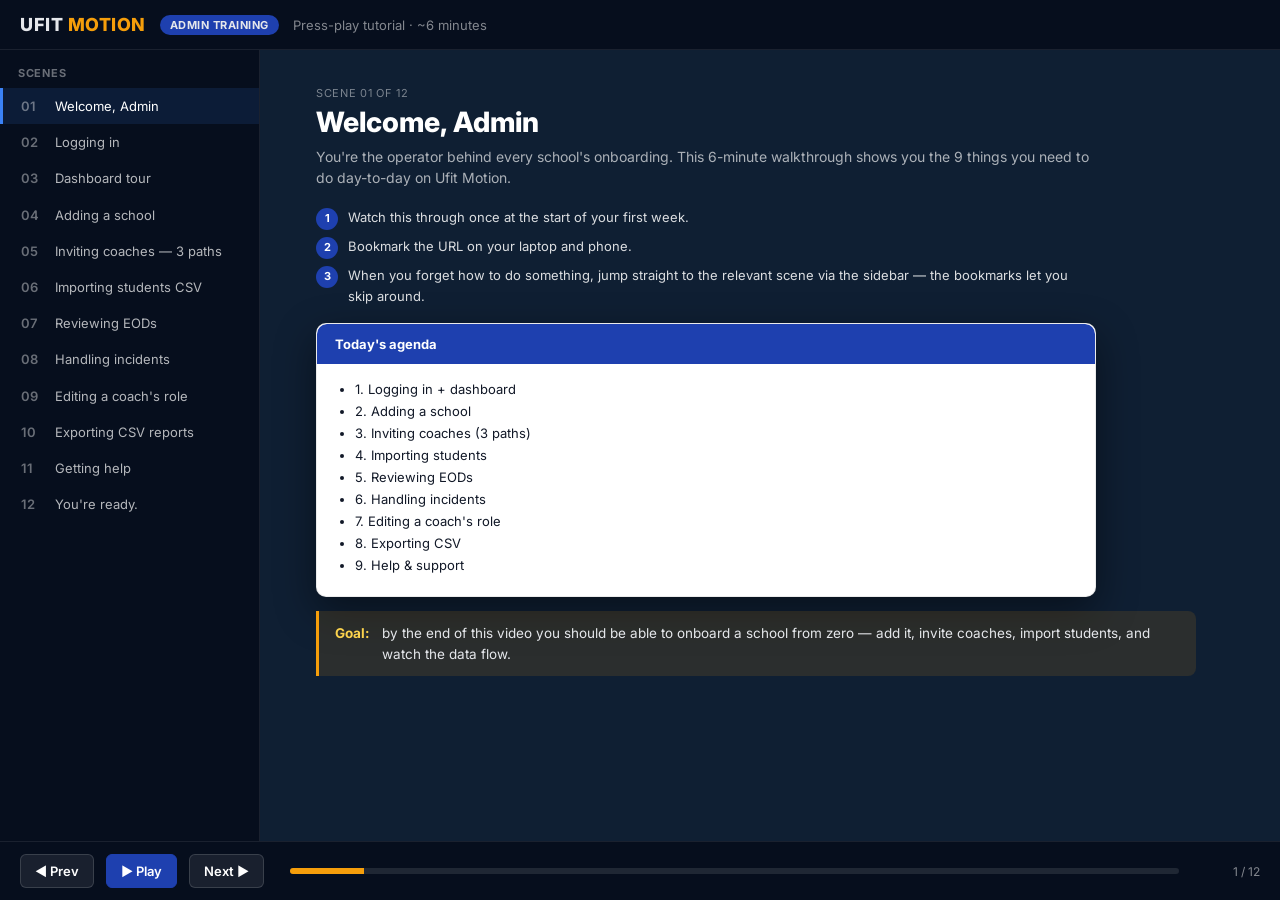
<file: training-admin.html>
<!DOCTYPE html>
<html lang="en">
<head>
<meta charset="UTF-8" />
<meta name="viewport" content="width=device-width, initial-scale=1" />
<title>Ufit Motion — Admin Training</title>
<link rel="preconnect" href="https://fonts.googleapis.com" />
<link rel="preconnect" href="https://fonts.gstatic.com" crossorigin />
<link href="https://fonts.googleapis.com/css2?family=Inter:wght@400;500;600;700;800;900&display=swap" rel="stylesheet" />
<style>
  *,*::before,*::after{box-sizing:border-box;margin:0;padding:0}
  body{font-family:'Inter',system-ui,sans-serif;background:#0A1628;color:#E5E7EB;height:100vh;overflow:hidden;display:flex;flex-direction:column}
  header{padding:14px 20px;background:#060E1D;border-bottom:1px solid rgba(255,255,255,.08);display:flex;align-items:center;gap:14px}
  .brand{font-weight:800;font-size:18px;letter-spacing:.5px}
  .brand .b{color:#3B82F6} .brand .y{color:#F59E0B}
  .crumb{color:rgba(255,255,255,.5);font-size:13px}
  .role-pill{padding:3px 10px;background:#1E40AF;border-radius:999px;font-size:11px;font-weight:700;letter-spacing:.5px;text-transform:uppercase}
  main{flex:1;display:flex;overflow:hidden}
  aside{width:260px;background:#060E1D;border-right:1px solid rgba(255,255,255,.08);overflow-y:auto;padding:16px 0;flex-shrink:0}
  aside h3{font-size:11px;text-transform:uppercase;letter-spacing:.7px;color:rgba(255,255,255,.4);padding:0 18px;margin-bottom:8px}
  .bk{display:block;width:100%;text-align:left;background:transparent;color:rgba(255,255,255,.7);border:0;padding:9px 18px;font-size:13px;cursor:pointer;font-family:inherit;border-left:3px solid transparent;line-height:1.4}
  .bk:hover{background:rgba(255,255,255,.04);color:#fff}
  .bk.active{background:rgba(59,130,246,.12);color:#fff;border-left-color:#3B82F6}
  .bk .num{display:inline-block;width:30px;color:rgba(255,255,255,.4);font-weight:600}
  #stage{flex:1;position:relative;overflow:hidden;background:#0F1F33}
  .scene{position:absolute;inset:0;opacity:0;transition:opacity .5s ease;pointer-events:none;padding:36px 56px;overflow-y:auto}
  .scene.active{opacity:1;pointer-events:auto}
  .scene-num{font-size:11px;letter-spacing:.7px;text-transform:uppercase;color:rgba(255,255,255,.45);margin-bottom:6px}
  .scene h1{font-size:28px;line-height:1.2;color:#fff;margin-bottom:6px;font-weight:800}
  .subtitle{color:rgba(255,255,255,.65);font-size:14px;margin-bottom:18px;max-width:780px;line-height:1.55}
  .steps{margin:6px 0 16px;padding-left:0;list-style:none;color:rgba(255,255,255,.85);max-width:780px}
  .steps li{margin:6px 0;display:flex;gap:10px;font-size:13px;line-height:1.6}
  .steps li::before{content:counter(stp);counter-increment:stp;width:22px;height:22px;background:#1E40AF;color:#fff;border-radius:50%;display:flex;align-items:center;justify-content:center;font-weight:700;font-size:11px;flex-shrink:0;margin-top:1px}
  .steps{counter-reset:stp}
  .steps code{background:rgba(255,255,255,.08);padding:1px 6px;border-radius:3px;font-size:12px}
  .caption{display:flex;gap:12px;background:rgba(245,158,11,.12);border-left:3px solid #F59E0B;border-radius:0 8px 8px 0;padding:12px 16px;margin-top:14px;max-width:880px;font-size:13.5px;line-height:1.5}
  .caption strong{color:#FCD34D}
  .mock{background:#fff;color:#111827;border-radius:10px;box-shadow:0 14px 40px rgba(0,0,0,.45);overflow:hidden;border:1px solid rgba(0,0,0,.08);max-width:780px;margin-bottom:14px;padding:20px}
  .mock-h{background:#1E40AF;color:#fff;font-weight:700;padding:12px 18px;font-size:13px;margin:-20px -20px 14px;border-radius:10px 10px 0 0}
  .row{display:flex;gap:10px;flex-wrap:wrap;margin:10px 0}
  .pill{display:inline-block;padding:2px 9px;border-radius:999px;font-size:11px;font-weight:600}
  .pill-ok{background:#DCFCE7;color:#15803D} .pill-warn{background:#FEF3C7;color:#92400E}
  .form{background:#F9FAFB;padding:8px 10px;border-radius:6px;font-size:12.5px;color:#111827;border:1px solid #E5E7EB;margin-bottom:6px}
  .lbl{font-size:10.5px;color:#6B7280;text-transform:uppercase;letter-spacing:.3px;margin-bottom:2px}
  table{width:100%;border-collapse:collapse;font-size:12px;background:#fff;border-radius:6px;overflow:hidden}
  th,td{padding:7px 10px;text-align:left;border-bottom:1px solid #F3F4F6}
  th{background:#F3F4F6;font-size:11px;font-weight:700;text-transform:uppercase;letter-spacing:.3px;color:#374151}
  td{color:#374151}
  footer{background:#060E1D;border-top:1px solid rgba(255,255,255,.08);padding:12px 20px;display:flex;align-items:center;gap:12px}
  .btn{background:rgba(255,255,255,.08);color:#fff;border:1px solid rgba(255,255,255,.14);border-radius:6px;padding:8px 14px;font-size:13px;font-family:inherit;cursor:pointer;font-weight:600}
  .btn:hover{background:rgba(255,255,255,.16)}
  .btn.primary{background:#1E40AF;border-color:#1E40AF}
  #progress{flex:1;height:6px;background:rgba(255,255,255,.1);border-radius:3px;overflow:hidden;margin:0 14px}
  #fill{height:100%;background:#F59E0B;width:0;transition:width .3s linear}
  #count{font-size:12px;color:rgba(255,255,255,.5);min-width:55px;text-align:right}
  @media (max-width:760px){aside{display:none}.scene{padding:20px}.scene h1{font-size:22px}}
</style>
</head>
<body>
<header>
  <div class="brand">UFIT <span class="y">MOTION</span></div>
  <div class="role-pill">Admin Training</div>
  <div class="crumb">Press-play tutorial · ~6 minutes</div>
</header>
<main>
  <aside><h3>Scenes</h3><div id="bk"></div></aside>
  <div id="stage"></div>
</main>
<footer>
  <button class="btn" id="prev">◀ Prev</button>
  <button class="btn primary" id="play">▶ Play</button>
  <button class="btn" id="next">Next ▶</button>
  <div id="progress"><div id="fill"></div></div>
  <span id="count"></span>
</footer>
<script>
const SCENES = [
  {
    title: "Welcome, Admin",
    sub: "You're the operator behind every school's onboarding. This 6-minute walkthrough shows you the 9 things you need to do day-to-day on Ufit Motion.",
    steps: [
      "Watch this through once at the start of your first week.",
      "Bookmark the URL on your laptop and phone.",
      "When you forget how to do something, jump straight to the relevant scene via the sidebar — the bookmarks let you skip around.",
    ],
    mock: `<div class="mock"><div class="mock-h">Today's agenda</div>
      <ul style="margin-left:18px;font-size:13px;line-height:1.7;">
        <li>1. Logging in + dashboard</li><li>2. Adding a school</li><li>3. Inviting coaches (3 paths)</li>
        <li>4. Importing students</li><li>5. Reviewing EODs</li><li>6. Handling incidents</li>
        <li>7. Editing a coach's role</li><li>8. Exporting CSV</li><li>9. Help &amp; support</li>
      </ul></div>`,
    cap: "<strong>Goal:</strong> by the end of this video you should be able to onboard a school from zero — add it, invite coaches, import students, and watch the data flow."
  },
  {
    title: "Logging in",
    sub: "Two screens: portal selector + sign-in form. The first time you log in, you arrived via an email link — set your password.",
    steps: [
      "Open <code>ufitmotion.onrender.com/login</code>",
      "Click <strong>Admin Portal</strong> (building icon)",
      "Enter email + password → <strong>Sign In</strong>",
      "First-time? You'll set your password from the email link Ufit sent you.",
    ],
    mock: `<div class="mock"><div class="mock-h">Sign in to Admin Portal</div>
      <div class="lbl">Email address</div><div class="form">admin@ufit.com</div>
      <div class="lbl">Password</div><div class="form">••••••••••••</div>
      <div style="background:#1E40AF;color:#fff;padding:11px;border-radius:6px;text-align:center;font-weight:600;margin-top:8px;">Sign In</div>
      <div style="text-align:center;margin-top:8px;color:#6B7280;font-size:11px;">Forgot password?</div></div>`,
    cap: "<strong>Forgot your password?</strong> Click 'Forgot password' below Sign In. Reset link arrives in ~30 seconds."
  },
  {
    title: "Dashboard tour",
    sub: "Your daily cockpit. Welcome card up top, five stat cards, onboarding checklist (until your first school is live), Quick Actions, This Week at a Glance.",
    steps: [
      "<strong>Welcome card</strong> — greets by your first name + role badge.",
      "<strong>Stat cards</strong> — Schools · Coaches · Sessions/wk · EOD compliance · Open incidents.",
      "<strong>Onboarding checklist</strong> — appears until you have a school + coaches + sessions.",
      "<strong>Quick Actions</strong> — 1-click shortcuts to add a school, add a coach, review incidents.",
      "<strong>🔔 Bell icon</strong> top-right shows unread notifications.",
    ],
    mock: `<div class="mock"><div class="mock-h">Dashboard · Welcome back, Admin</div>
      <div class="row">
        <div style="flex:1;padding:8px;background:#F9FAFB;border-radius:6px;text-align:center;"><div style="font-size:18px;font-weight:800;">3</div><div style="font-size:10px;color:#6B7280;">SCHOOLS</div></div>
        <div style="flex:1;padding:8px;background:#F9FAFB;border-radius:6px;text-align:center;"><div style="font-size:18px;font-weight:800;">9</div><div style="font-size:10px;color:#6B7280;">COACHES</div></div>
        <div style="flex:1;padding:8px;background:#F9FAFB;border-radius:6px;text-align:center;"><div style="font-size:18px;font-weight:800;color:#10B981;">12</div><div style="font-size:10px;color:#6B7280;">SESSIONS/WK</div></div>
        <div style="flex:1;padding:8px;background:#F9FAFB;border-radius:6px;text-align:center;"><div style="font-size:18px;font-weight:800;color:#10B981;">96%</div><div style="font-size:10px;color:#6B7280;">EOD ON TIME</div></div>
        <div style="flex:1;padding:8px;background:#F9FAFB;border-radius:6px;text-align:center;"><div style="font-size:18px;font-weight:800;color:#B91C1C;">1</div><div style="font-size:10px;color:#6B7280;">OPEN INC.</div></div>
      </div></div>`,
    cap: "<strong>Empty state isn't blank.</strong> If you log in and see zeros everywhere, the onboarding checklist tells you exactly what to click first."
  },
  {
    title: "Adding a school",
    sub: "First task on a new client. One modal, ~30 seconds. Auto-emails the principal an invite if you fill in the email.",
    steps: [
      "Sidebar → <strong>Schools</strong>",
      "Click <strong>+ Add School</strong> top-right",
      "Pick organization · enter school name · type · city / state",
      "Optional but recommended: principal name + email — auto-sends invite",
      "Click <strong>Add School</strong>. School appears in the list immediately.",
    ],
    mock: `<div class="mock"><div class="mock-h">Add School</div>
      <div class="lbl">Organization</div><div class="form">Lincoln Unified School District</div>
      <div class="lbl">School Name</div><div class="form">Lincoln Elementary</div>
      <div class="lbl">Type</div><div class="form">Elementary</div>
      <div class="lbl">Principal Name</div><div class="form">Sarah Smith</div>
      <div class="lbl">Principal Email</div><div class="form">sarah@lincoln.edu</div>
      <div style="background:#10B981;color:#fff;padding:8px;border-radius:6px;font-size:12px;margin-top:10px;text-align:center;">✓ Invite emailed to sarah@lincoln.edu</div></div>`,
    cap: "<strong>Two emails on save:</strong> the principal gets a Set Password invite; HubSpot gets a new-school sync ping."
  },
  {
    title: "Inviting coaches — 3 paths",
    sub: "Pick the path that matches your situation. All three end in the same email → set-password flow.",
    steps: [
      "<strong>Path 1 (single):</strong> Coaches → + Add Coach → modal with one row.",
      "<strong>Path 2 (bulk):</strong> Coaches → Bulk Invite → paste 200 rows max.",
      "<strong>Path 3 (school code):</strong> Hand the school's invite code (e.g. <code>LCN-X7M9-2026</code>) to HR; coach self-registers.",
      "All paths: pending coaches show ⏱ Pending until they click their email link.",
    ],
    mock: `<div class="mock"><div class="mock-h">Bulk Invite Coaches</div>
      <div style="font-size:11.5px;color:#6B7280;margin-bottom:8px;">Paste rows in <code>first,last,email,role</code> format.</div>
      <pre style="background:#F3F4F6;padding:10px;border-radius:6px;font-size:11px;font-family:ui-monospace,Menlo,monospace;">Ada,Lovelace,ada@x.com,head_coach
Bo,Knight,bo@y.com,
Cam,Reyes,cam@z.com,assistant_coach</pre>
      <div style="background:#ECFDF5;color:#15803D;padding:8px;border-radius:6px;font-size:12px;margin-top:8px;"><strong>3 created</strong> · 0 duplicates · 0 errors</div></div>`,
    cap: "<strong>Per-row error reporting.</strong> One typo doesn't kill the whole batch — server returns row-by-row results."
  },
  {
    title: "Importing students CSV",
    sub: "Schools provide rosters. Drop the CSV, preview, commit. <strong>Always include local_student_identifier</strong> — it's the parent verification key.",
    steps: [
      "Sidebar → <strong>Students</strong>",
      "Click <strong>Import CSV</strong>",
      "Drop the CSV. Required columns: <code>first</code> · <code>last</code> · <code>grade</code> · <code>local_student_identifier</code>",
      "Preview shows the first 5 rows + duplicate / invalid count.",
      "Click <strong>Confirm Import</strong>. Done.",
    ],
    mock: `<div class="mock"><div class="mock-h">Import Students</div>
      <div style="border:2px dashed #D1D5DB;border-radius:6px;padding:14px;text-align:center;font-size:12px;color:#6B7280;background:#F9FAFB;">📄 lincoln-roster-2026.csv (30 rows, 4.2 KB)</div>
      <pre style="background:#F3F4F6;padding:10px;border-radius:6px;font-size:11px;margin-top:10px;font-family:ui-monospace,Menlo,monospace;">first,last,grade,local_student_identifier
Sam,Quinn,3,LAUSD-2026-0001
Riley,Tan,3,LAUSD-2026-0002
...</pre></div>`,
    cap: "<strong>local_student_identifier is the parent's verification key.</strong> Without it, parents can't self-register easily."
  },
  {
    title: "Reviewing EODs",
    sub: "Check this daily. Compliance % feeds your weekly ops review.",
    steps: [
      "Sidebar → <strong>EOD Reports</strong>",
      "Default view: this week's reports, newest first.",
      "Click any row to expand the full EOD: activities, engagement, behavior, success story, challenges.",
      "Reports flagged \"principal_communication_needed\" highlight at the top.",
      "Compliance % badge updates as coaches submit on-time.",
    ],
    mock: `<div class="mock"><div class="mock-h">EOD Reports · This Week</div>
      <table><thead><tr><th>Date</th><th>School</th><th>Coach</th><th>Status</th></tr></thead>
      <tbody>
        <tr><td>05-09</td><td>Lincoln</td><td>Williams</td><td><span class="pill pill-ok">✓ On time</span></td></tr>
        <tr><td>05-08</td><td>Lincoln</td><td>Davis</td><td><span class="pill pill-ok">✓ On time</span></td></tr>
        <tr><td>05-07</td><td>Roosevelt</td><td>Knight</td><td><span class="pill pill-warn">Late</span></td></tr>
      </tbody></table></div>`,
    cap: "<strong>EOD on-time %</strong> is your single best signal for coach compliance. Anything below 80% is worth a 1:1."
  },
  {
    title: "Handling incidents",
    sub: "Critical incidents notify you immediately. Lower-severity rolls up in the incidents tab.",
    steps: [
      "Bell icon → click the incident notification (instant).",
      "Or sidebar → <strong>Incidents</strong> → filter by Open status.",
      "Click any row → see type / severity / description / action taken / school+family notification flags.",
      "Add resolution notes → update status to Resolved or Closed.",
      "Audit log records every state change — visible at <code>/api/admin/audit-log</code>.",
    ],
    mock: `<div class="mock"><div class="mock-h">⚠ Incident · Lincoln · Sam Quinn · 2026-05-09</div>
      <div class="row"><span class="pill" style="background:#1E40AF;color:#fff;">Injury</span><span class="pill pill-warn">Medium</span><span class="pill pill-ok">School notified</span><span class="pill pill-ok">Family notified</span></div>
      <p style="font-size:13px;line-height:1.5;color:#374151;">Student turned ankle during 4-on-4 game; ice + RICE protocol applied; parent picked up at front office.</p></div>`,
    cap: "<strong>Compliance + duty-of-care logged in one form.</strong> Audit log keeps the full chain of custody."
  },
  {
    title: "Editing a coach's role",
    sub: "Promotions, transfers, role changes — all from one modal. Audit log captures every change.",
    steps: [
      "Sidebar → <strong>Coaches</strong>",
      "Click the <strong>Edit</strong> icon on a coach's row.",
      "Change role (Head Coach ↔ Assistant) and / or schools (multi-select).",
      "Save. Old assignments deactivate; new ones activate. Audit row written.",
      "<strong>Permission rules:</strong> only CEO can grant admin / CEO. You can't edit your own role.",
    ],
    mock: `<div class="mock"><div class="mock-h">Edit Coach · Coach Williams</div>
      <div class="lbl">Role</div><div class="form">Head Coach ▾</div>
      <div class="lbl">Schools</div><div class="form">Lincoln Elementary, Roosevelt Elementary ▾</div>
      <div style="background:#EFF6FF;color:#1E40AF;padding:8px;border-radius:6px;font-size:12px;margin-top:10px;">Will deactivate 1 old assignment + create 2 new active assignments. Audit log row will be written.</div></div>`,
    cap: "<strong>Atomic.</strong> Either both old and new assignment changes apply, or neither does."
  },
  {
    title: "Exporting CSV reports",
    sub: "Three downloads available. Open in Excel, share, attach to district reports.",
    steps: [
      "Sidebar → Schools → <strong>Export CSV</strong> button (top-right).",
      "Sidebar → Coaches → <strong>Export CSV</strong> button.",
      "Sidebar → Students → <strong>Export CSV</strong> button.",
      "Each downloads a properly-named .csv file. No proprietary format.",
      "Audit log is also exportable via <code>/api/admin/audit-log?date_from=...</code> for compliance reviews.",
    ],
    mock: `<pre style="background:#F3F4F6;padding:14px;border-radius:6px;font-size:11px;font-family:ui-monospace,Menlo,monospace;color:#111827;">User ID,First Name,Last Name,Email,Role,Status
14,Coach,Williams,coach@lincoln.edu,head_coach,active
15,Coach,Davis,coach@lincoln.edu,assistant_coach,active
16,Z.,Knight,z.knight@lincoln.edu,head_coach,pending_invite</pre>`,
    cap: "<strong>The boss owns her data.</strong> No vendor lock-in. CSV is the universal interchange format."
  },
  {
    title: "Getting help",
    sub: "Stuck on something? Found a bug? Click the ? icon top-right of any page.",
    steps: [
      "Click the <strong>?</strong> icon top-right (next to the bell).",
      "Modal opens: subject + message form.",
      "Submit. Email lands at <code>operations@ufitonline.net</code> within 30 seconds.",
      "Auto-captures the page URL you were on so ops can triage faster.",
    ],
    mock: `<div class="mock"><div class="mock-h">Help &amp; Feedback</div>
      <div class="lbl">Subject</div><div class="form">Bulk invite stuck on row 14</div>
      <div class="lbl">Message</div><div class="form" style="height:auto;padding:8px;">Trying to upload our 50-coach roster, server returned "duplicate email" but I don't see the email in our coach list. Need help.</div>
      <div style="background:#10B981;color:#fff;padding:8px;border-radius:6px;text-align:center;font-size:12px;margin-top:10px;">✓ Sent to operations@ufitonline.net</div></div>`,
    cap: "<strong>30-second response loop.</strong> The right human gets the right context, no Jira ticket triage."
  },
  {
    title: "You're ready.",
    sub: "Start with one school: add it, invite coaches, import students, watch the dashboard light up. Once one school works, the playbook scales.",
    steps: [
      "Go to <code>ufitmotion.onrender.com/login</code>",
      "Add your first school.",
      "Bulk-invite the first 5 coaches.",
      "Import the student roster.",
      "Watch coaches start filing EODs the next day.",
    ],
    mock: `<div class="mock" style="background:linear-gradient(135deg,#1E40AF,#1E3A8A);color:#fff;text-align:center;padding:32px;">
      <div style="font-weight:900;font-size:24px;letter-spacing:.5px;">UFIT <span style="color:#F59E0B;">MOTION</span></div>
      <div style="opacity:.85;margin-top:6px;font-size:13px;">First-school onboarding starts here.</div></div>`,
    cap: "<strong>Onboard one school. Then five. Then fifty.</strong> The product scales — your weeks shouldn't get harder."
  }
];

const stage=document.getElementById('stage'),bk=document.getElementById('bk'),fill=document.getElementById('fill'),count=document.getElementById('count');
let cur=0,playing=false,timer=null;const MS=27000;
SCENES.forEach((s,i)=>{const d=document.createElement('div');d.className='scene';d.id='s'+i;
const stp=(s.steps||[]).map(x=>`<li>${x}</li>`).join('');
d.innerHTML=`<div class="scene-num">Scene ${String(i+1).padStart(2,'0')} of ${SCENES.length}</div><h1>${s.title}</h1><div class="subtitle">${s.sub}</div><ul class="steps">${stp}</ul>${s.mock||''}<div class="caption">${s.cap}</div>`;
stage.appendChild(d);
const b=document.createElement('button');b.className='bk';b.dataset.idx=i;b.innerHTML=`<span class="num">${String(i+1).padStart(2,'0')}</span> ${s.title}`;b.onclick=()=>go(i);bk.appendChild(b);});
function go(i){if(i<0||i>=SCENES.length)return;document.querySelectorAll('.scene').forEach(e=>e.classList.remove('active'));document.querySelectorAll('.bk').forEach(e=>e.classList.remove('active'));document.getElementById('s'+i).classList.add('active');document.querySelector(`.bk[data-idx="${i}"]`).classList.add('active');cur=i;count.textContent=`${i+1} / ${SCENES.length}`;fill.style.width=`${((i+1)/SCENES.length)*100}%`;document.querySelector(`.bk[data-idx="${i}"]`).scrollIntoView({block:'nearest',behavior:'smooth'});}
document.getElementById('next').onclick=()=>{stop();go(Math.min(SCENES.length-1,cur+1));};
document.getElementById('prev').onclick=()=>{stop();go(Math.max(0,cur-1));};
document.getElementById('play').onclick=()=>playing?stop():play();
addEventListener('keydown',e=>{if(e.key==='ArrowRight')go(Math.min(SCENES.length-1,cur+1));else if(e.key==='ArrowLeft')go(Math.max(0,cur-1));else if(e.key===' '){e.preventDefault();playing?stop():play();}});
function play(){playing=true;document.getElementById('play').textContent='⏸ Pause';timer=setInterval(()=>{if(cur>=SCENES.length-1)return stop();go(cur+1);},MS);}
function stop(){playing=false;document.getElementById('play').textContent='▶ Play';clearInterval(timer);}
go(0);
</script>
</body>
</html>
</file>
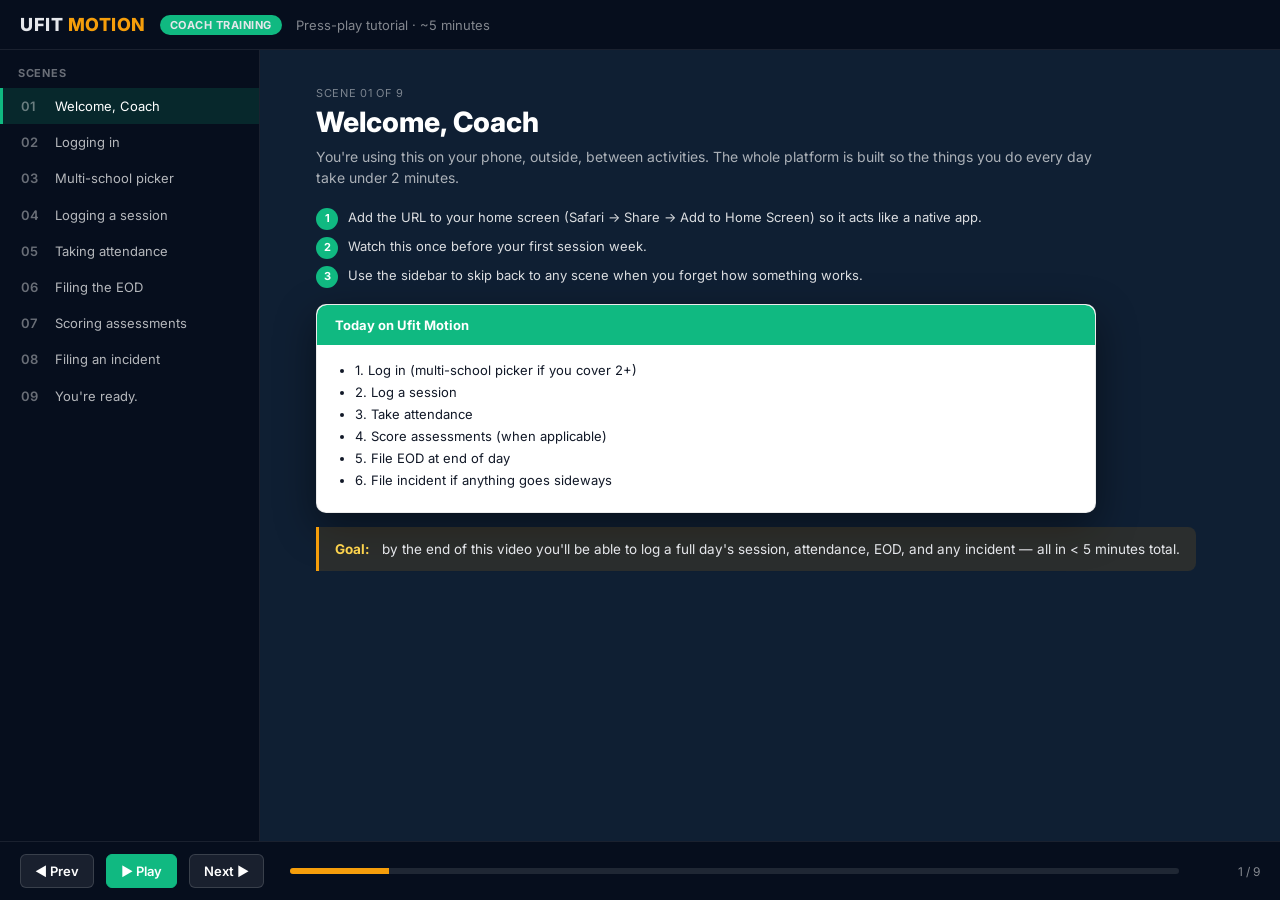
<file: training-coach.html>
<!DOCTYPE html>
<html lang="en">
<head>
<meta charset="UTF-8" />
<meta name="viewport" content="width=device-width, initial-scale=1" />
<title>Ufit Motion — Coach Training</title>
<link rel="preconnect" href="https://fonts.googleapis.com" />
<link rel="preconnect" href="https://fonts.gstatic.com" crossorigin />
<link href="https://fonts.googleapis.com/css2?family=Inter:wght@400;500;600;700;800;900&display=swap" rel="stylesheet" />
<style>
  *,*::before,*::after{box-sizing:border-box;margin:0;padding:0}
  body{font-family:'Inter',system-ui,sans-serif;background:#0A1628;color:#E5E7EB;height:100vh;overflow:hidden;display:flex;flex-direction:column}
  header{padding:14px 20px;background:#060E1D;border-bottom:1px solid rgba(255,255,255,.08);display:flex;align-items:center;gap:14px}
  .brand{font-weight:800;font-size:18px;letter-spacing:.5px}
  .brand .y{color:#F59E0B}
  .crumb{color:rgba(255,255,255,.5);font-size:13px}
  .role-pill{padding:3px 10px;background:#10B981;border-radius:999px;font-size:11px;font-weight:700;letter-spacing:.5px;text-transform:uppercase}
  main{flex:1;display:flex;overflow:hidden}
  aside{width:260px;background:#060E1D;border-right:1px solid rgba(255,255,255,.08);overflow-y:auto;padding:16px 0;flex-shrink:0}
  aside h3{font-size:11px;text-transform:uppercase;letter-spacing:.7px;color:rgba(255,255,255,.4);padding:0 18px;margin-bottom:8px}
  .bk{display:block;width:100%;text-align:left;background:transparent;color:rgba(255,255,255,.7);border:0;padding:9px 18px;font-size:13px;cursor:pointer;font-family:inherit;border-left:3px solid transparent;line-height:1.4}
  .bk:hover{background:rgba(255,255,255,.04);color:#fff}
  .bk.active{background:rgba(16,185,129,.15);color:#fff;border-left-color:#10B981}
  .bk .num{display:inline-block;width:30px;color:rgba(255,255,255,.4);font-weight:600}
  #stage{flex:1;position:relative;overflow:hidden;background:#0F1F33}
  .scene{position:absolute;inset:0;opacity:0;transition:opacity .5s ease;pointer-events:none;padding:36px 56px;overflow-y:auto}
  .scene.active{opacity:1;pointer-events:auto}
  .scene-num{font-size:11px;letter-spacing:.7px;text-transform:uppercase;color:rgba(255,255,255,.45);margin-bottom:6px}
  .scene h1{font-size:28px;line-height:1.2;color:#fff;margin-bottom:6px;font-weight:800}
  .subtitle{color:rgba(255,255,255,.65);font-size:14px;margin-bottom:18px;max-width:780px;line-height:1.55}
  .steps{margin:6px 0 16px;padding-left:0;list-style:none;color:rgba(255,255,255,.85);max-width:780px;counter-reset:stp}
  .steps li{margin:6px 0;display:flex;gap:10px;font-size:13px;line-height:1.6}
  .steps li::before{content:counter(stp);counter-increment:stp;width:22px;height:22px;background:#10B981;color:#fff;border-radius:50%;display:flex;align-items:center;justify-content:center;font-weight:700;font-size:11px;flex-shrink:0;margin-top:1px}
  .steps code{background:rgba(255,255,255,.08);padding:1px 6px;border-radius:3px;font-size:12px}
  .caption{display:flex;gap:12px;background:rgba(245,158,11,.12);border-left:3px solid #F59E0B;border-radius:0 8px 8px 0;padding:12px 16px;margin-top:14px;max-width:880px;font-size:13.5px;line-height:1.5}
  .caption strong{color:#FCD34D}
  .mock{background:#fff;color:#111827;border-radius:10px;box-shadow:0 14px 40px rgba(0,0,0,.45);overflow:hidden;border:1px solid rgba(0,0,0,.08);max-width:780px;margin-bottom:14px;padding:20px}
  .mock-h{background:#10B981;color:#fff;font-weight:700;padding:12px 18px;font-size:13px;margin:-20px -20px 14px;border-radius:10px 10px 0 0}
  .row{display:flex;gap:10px;flex-wrap:wrap;margin:10px 0}
  .pill{display:inline-block;padding:2px 9px;border-radius:999px;font-size:11px;font-weight:600}
  .pill-ok{background:#DCFCE7;color:#15803D} .pill-warn{background:#FEF3C7;color:#92400E}
  .form{background:#F9FAFB;padding:8px 10px;border-radius:6px;font-size:12.5px;color:#111827;border:1px solid #E5E7EB;margin-bottom:6px}
  .lbl{font-size:10.5px;color:#6B7280;text-transform:uppercase;letter-spacing:.3px;margin-bottom:2px}
  .lvl{display:grid;grid-template-columns:repeat(5,1fr);gap:4px;margin:8px 0}
  .lvl div{padding:8px 4px;text-align:center;background:#F9FAFB;border:1px solid #E5E7EB;border-radius:6px;font-size:10.5px;color:#9CA3AF}
  .lvl div.sel{background:#10B981;border-color:#10B981;color:#fff;font-weight:700}
  footer{background:#060E1D;border-top:1px solid rgba(255,255,255,.08);padding:12px 20px;display:flex;align-items:center;gap:12px}
  .btn{background:rgba(255,255,255,.08);color:#fff;border:1px solid rgba(255,255,255,.14);border-radius:6px;padding:8px 14px;font-size:13px;font-family:inherit;cursor:pointer;font-weight:600}
  .btn:hover{background:rgba(255,255,255,.16)}
  .btn.primary{background:#10B981;border-color:#10B981}
  #progress{flex:1;height:6px;background:rgba(255,255,255,.1);border-radius:3px;overflow:hidden;margin:0 14px}
  #fill{height:100%;background:#F59E0B;width:0;transition:width .3s linear}
  #count{font-size:12px;color:rgba(255,255,255,.5);min-width:55px;text-align:right}
  @media (max-width:760px){aside{display:none}.scene{padding:20px}.scene h1{font-size:22px}}
</style>
</head>
<body>
<header>
  <div class="brand">UFIT <span class="y">MOTION</span></div>
  <div class="role-pill">Coach Training</div>
  <div class="crumb">Press-play tutorial · ~5 minutes</div>
</header>
<main>
  <aside><h3>Scenes</h3><div id="bk"></div></aside>
  <div id="stage"></div>
</main>
<footer>
  <button class="btn" id="prev">◀ Prev</button>
  <button class="btn primary" id="play">▶ Play</button>
  <button class="btn" id="next">Next ▶</button>
  <div id="progress"><div id="fill"></div></div>
  <span id="count"></span>
</footer>
<script>
const SCENES = [
  {
    title: "Welcome, Coach",
    sub: "You're using this on your phone, outside, between activities. The whole platform is built so the things you do every day take under 2 minutes.",
    steps: [
      "Add the URL to your home screen (Safari → Share → Add to Home Screen) so it acts like a native app.",
      "Watch this once before your first session week.",
      "Use the sidebar to skip back to any scene when you forget how something works.",
    ],
    mock: `<div class="mock"><div class="mock-h">Today on Ufit Motion</div>
      <ul style="margin-left:18px;font-size:13px;line-height:1.7;">
        <li>1. Log in (multi-school picker if you cover 2+)</li>
        <li>2. Log a session</li><li>3. Take attendance</li>
        <li>4. Score assessments (when applicable)</li>
        <li>5. File EOD at end of day</li>
        <li>6. File incident if anything goes sideways</li>
      </ul></div>`,
    cap: "<strong>Goal:</strong> by the end of this video you'll be able to log a full day's session, attendance, EOD, and any incident — all in &lt; 5 minutes total."
  },
  {
    title: "Logging in",
    sub: "Two screens. Once you've set your password from the email Ufit sent you, this is muscle memory.",
    steps: [
      "Open <code>ufitmotion.onrender.com/login</code>",
      "Tap <strong>Coach Portal</strong> (runner icon)",
      "Email + password → <strong>Sign In</strong>",
      "First time? Check your email for the Set Password link.",
    ],
    mock: `<div class="mock"><div class="mock-h">Sign in to Coach Portal</div>
      <div class="lbl">Email address</div><div class="form">coach@lincoln.edu</div>
      <div class="lbl">Password</div><div class="form">••••••••••••</div>
      <div style="background:#10B981;color:#fff;padding:11px;border-radius:6px;text-align:center;font-weight:600;margin-top:8px;">Sign In</div>
      <div style="text-align:center;margin-top:8px;font-size:11px;"><span style="color:#10B981;font-weight:600;">Sign up with a school code</span></div>
      <div style="text-align:center;margin-top:4px;font-size:11px;color:#6B7280;">Forgot password?</div></div>`,
    cap: "<strong>No school code?</strong> Ask your school's HR — they'll have the invite code if Ufit hasn't already created your account."
  },
  {
    title: "Multi-school picker",
    sub: "Assigned to two or more schools? After login, pick where you're working today. Switch any time via the top-nav chip.",
    steps: [
      'Login → "Where are you working today?" appears',
      "Tap the school card → dashboard renders for THAT school",
      "Need to switch later? Top-nav chip (e.g. <code>● Lincoln Elementary ▾</code>) → tap → pick another",
      "No logout required. Session updates instantly.",
    ],
    mock: `<div class="mock"><div class="mock-h">Where are you working today?</div>
      <div style="padding:14px;border:2px solid #10B981;border-radius:8px;background:#ECFDF5;margin-bottom:6px;"><strong>Lincoln Elementary</strong><div style="font-size:11px;color:#6B7280;">head coach</div></div>
      <div style="padding:14px;border:1px solid #E5E7EB;border-radius:8px;"><strong>Roosevelt Elementary</strong><div style="font-size:11px;color:#6B7280;">head coach</div></div></div>`,
    cap: "<strong>Mid-day moves don't require a logout.</strong> The chip is one tap, the dashboard updates in &lt; 1 sec."
  },
  {
    title: "Logging a session",
    sub: "Beginning OR end of session — either works. Most coaches do it at the end, when activities are confirmed.",
    steps: [
      "Sidebar → <strong>Sessions</strong>",
      "Tap <strong>+ Log Session</strong>",
      "Pick program (auto-filled), session date (today), start + end times",
      "Type: Regular / Makeup / Tournament / Assessment",
      "Briefly describe activities → Save",
    ],
    mock: `<div class="mock"><div class="mock-h">Log Session · Lincoln · 2026-05-09</div>
      <div class="lbl">Program</div><div class="form">PE Support — Spring 2026 ▾</div>
      <div class="row"><div style="flex:1;"><div class="lbl">Start</div><div class="form">2:30 PM</div></div><div style="flex:1;"><div class="lbl">End</div><div class="form">3:00 PM</div></div></div>
      <div class="lbl">Type</div><div class="form">Regular ▾</div>
      <div class="lbl">Planned activities</div><div class="form" style="font-size:12px;">Dribbling drills · Chest pass · 4-on-4 game</div></div>`,
    cap: "<strong>30-second log.</strong> Once you've done one, the next is muscle memory."
  },
  {
    title: "Taking attendance",
    sub: "Open the session → tap Take Attendance → tap each student's status. Default is Present.",
    steps: [
      "Open the session you just logged",
      "Tap <strong>Take Attendance</strong>",
      "For each student: <strong>Present / Absent / Excused / Partial</strong>",
      "If Partial, set participation: Full / Moderate / Limited / Refused",
      "Save. Total students present updates automatically.",
    ],
    mock: `<div class="mock"><div class="mock-h">Attendance · 30 students</div>
      <table style="width:100%;font-size:12px;"><thead><tr><th style="text-align:left;padding:6px;border-bottom:1px solid #F3F4F6;">Student</th><th style="padding:6px;">Status</th></tr></thead>
      <tbody>
        <tr><td style="padding:6px;">Sam Quinn</td><td style="padding:6px;text-align:center;"><span class="pill pill-ok">Present</span></td></tr>
        <tr><td style="padding:6px;">Riley Tan</td><td style="padding:6px;text-align:center;"><span class="pill pill-ok">Present</span></td></tr>
        <tr><td style="padding:6px;">Marcus Hill</td><td style="padding:6px;text-align:center;"><span class="pill" style="background:#FEE2E2;color:#B91C1C;">Absent</span></td></tr>
        <tr><td style="padding:6px;">Aria Mitchell</td><td style="padding:6px;text-align:center;"><span class="pill pill-warn">Partial · Limited</span></td></tr>
      </tbody></table></div>`,
    cap: "<strong>One tap per student.</strong> Default Present means a 30-student class takes 30 seconds for absences only."
  },
  {
    title: "Filing the EOD",
    sub: "End of every session. Required. Target: under 2 minutes. Every required field exists for a reason.",
    steps: [
      "Sidebar → <strong>EOD Reports</strong> → <strong>+ File EOD</strong>",
      "Required: <strong>Activities · Engagement · Behavior · Success story · Challenge</strong>",
      "Optional: school concerns, schedule changes, coaches in uniform, etc.",
      "If anything went wrong: tap <strong>Injury / Incident occurred</strong>",
      "Submit before midnight Pacific = ✓ On time badge",
    ],
    mock: `<div class="mock"><div class="mock-h">EOD · Lincoln · Period 3 · 2026-05-09</div>
      <div class="lbl">Activities completed</div><div class="form">Dribbling drills · Chest pass · 4-on-4 game</div>
      <div class="lbl">Student engagement</div><div class="form" style="font-size:12px;">High — 28 of 30 students active most of session</div>
      <div class="lbl">Success story</div><div class="form" style="font-size:12px;">Marcus made his first 3-pointer; whole class cheered.</div>
      <div class="lbl">Challenge</div><div class="form" style="font-size:12px;">Yard temp 92°F — early end at 25 min</div>
      <span class="pill pill-ok" style="margin-top:8px;display:inline-block;">✓ On time · 3:42 PM</span></div>`,
    cap: "<strong>EOD on-time % is your single biggest signal to admin.</strong> Submit same-day and you're golden."
  },
  {
    title: "Scoring assessments",
    sub: "1-5 rubric (Emerging → Advanced). Required: pick a level + observation tag. Optional: a one-line note. The system computes the rest.",
    steps: [
      "Sidebar → <strong>Assessments</strong> → <strong>+ Score Student</strong>",
      "Pick the student. Skill catalog auto-filters to their grade band.",
      "Pick the skill (Dribbling, Chest pass, etc.)",
      "Pick the level: tap the card",
      "<strong>Required</strong>: pick a tag — independent / needs prompt / inconsistent / strong control / low confidence / gameplay transfer",
      "Optional one-line note → Save",
    ],
    mock: `<div class="mock"><div class="mock-h">Assess · Sam Quinn · Dribbling</div>
      <div class="lvl"><div>1<br/>Emerging</div><div>2<br/>Developing</div><div>3<br/>Functional</div><div class="sel">4<br/>Proficient</div><div>5<br/>Advanced</div></div>
      <div class="lbl">Observation Tag (required)</div><div class="form">strong_control ▾</div>
      <div class="lbl">Note (optional)</div><div class="form" style="font-size:12px;">Confident under defender pressure today.</div>
      <div style="background:#EFF6FF;color:#1E40AF;padding:8px;border-radius:6px;font-size:12px;margin-top:8px;"><strong>Normalized score:</strong> 80 / 100 · On Track</div></div>`,
    cap: "<strong>Tag is required.</strong> It forces a defensible reason for the level. The number is computed (20 / 40 / 60 / 80 / 100)."
  },
  {
    title: "Filing an incident",
    sub: "Injuries, behavior issues, equipment problems, facility issues. Critical incidents notify all admins immediately.",
    steps: [
      "Sidebar → <strong>Incidents</strong> → <strong>+ File Incident</strong>",
      "Type: Injury / Behavior / Equipment / Facility / Safety / Other",
      "Severity: Low / Medium / High / Critical",
      "If a student is involved, pick from dropdown",
      "Description + immediate action taken",
      "Toggle School notified + Family notified",
      "Submit",
    ],
    mock: `<div class="mock"><div class="mock-h">⚠ Incident · Lincoln · 2026-05-09</div>
      <div class="row"><div style="flex:1;"><div class="lbl">Type</div><div class="form">Injury ▾</div></div><div style="flex:1;"><div class="lbl">Severity</div><div class="form"><span class="pill pill-warn">Medium</span></div></div></div>
      <div class="lbl">Student</div><div class="form">Sam Quinn (LAUSD-2026-0001)</div>
      <div class="lbl">Description</div><div class="form" style="font-size:12px;">Student turned ankle during 4-on-4 game; ice + RICE protocol applied.</div>
      <div class="row"><span class="pill pill-ok">School notified</span><span class="pill pill-ok">Family notified</span></div></div>`,
    cap: "<strong>Compliance + duty-of-care logged in one form.</strong> Audit log keeps the trail."
  },
  {
    title: "You're ready.",
    sub: "Log in. Log a session. Take attendance. File EOD. That's the daily rhythm. Everything else (assessments, incidents) is occasional.",
    steps: [
      "Add the URL to your phone's home screen.",
      "Log your first session this week.",
      "File EOD same-day every time. Compliance % is your single biggest signal.",
      "Stuck? Top-nav <strong>?</strong> icon → Help &amp; Feedback → ops responds within hours.",
    ],
    mock: `<div class="mock" style="background:linear-gradient(135deg,#10B981,#047857);color:#fff;text-align:center;padding:32px;">
      <div style="font-weight:900;font-size:24px;letter-spacing:.5px;">UFIT <span style="color:#F59E0B;">MOTION</span></div>
      <div style="opacity:.9;margin-top:6px;font-size:13px;">Built for the field. By the field.</div></div>`,
    cap: "<strong>2-minute target.</strong> Every screen exists to get you in and out fast. If something feels slow, file feedback — we'll fix it."
  }
];

const stage=document.getElementById('stage'),bk=document.getElementById('bk'),fill=document.getElementById('fill'),count=document.getElementById('count');
let cur=0,playing=false,timer=null;const MS=27000;
SCENES.forEach((s,i)=>{const d=document.createElement('div');d.className='scene';d.id='s'+i;
const stp=(s.steps||[]).map(x=>`<li>${x}</li>`).join('');
d.innerHTML=`<div class="scene-num">Scene ${String(i+1).padStart(2,'0')} of ${SCENES.length}</div><h1>${s.title}</h1><div class="subtitle">${s.sub}</div><ul class="steps">${stp}</ul>${s.mock||''}<div class="caption">${s.cap}</div>`;
stage.appendChild(d);
const b=document.createElement('button');b.className='bk';b.dataset.idx=i;b.innerHTML=`<span class="num">${String(i+1).padStart(2,'0')}</span> ${s.title}`;b.onclick=()=>go(i);bk.appendChild(b);});
function go(i){if(i<0||i>=SCENES.length)return;document.querySelectorAll('.scene').forEach(e=>e.classList.remove('active'));document.querySelectorAll('.bk').forEach(e=>e.classList.remove('active'));document.getElementById('s'+i).classList.add('active');document.querySelector(`.bk[data-idx="${i}"]`).classList.add('active');cur=i;count.textContent=`${i+1} / ${SCENES.length}`;fill.style.width=`${((i+1)/SCENES.length)*100}%`;document.querySelector(`.bk[data-idx="${i}"]`).scrollIntoView({block:'nearest',behavior:'smooth'});}
document.getElementById('next').onclick=()=>{stop();go(Math.min(SCENES.length-1,cur+1));};
document.getElementById('prev').onclick=()=>{stop();go(Math.max(0,cur-1));};
document.getElementById('play').onclick=()=>playing?stop():play();
addEventListener('keydown',e=>{if(e.key==='ArrowRight')go(Math.min(SCENES.length-1,cur+1));else if(e.key==='ArrowLeft')go(Math.max(0,cur-1));else if(e.key===' '){e.preventDefault();playing?stop():play();}});
function play(){playing=true;document.getElementById('play').textContent='⏸ Pause';timer=setInterval(()=>{if(cur>=SCENES.length-1)return stop();go(cur+1);},MS);}
function stop(){playing=false;document.getElementById('play').textContent='▶ Play';clearInterval(timer);}
go(0);
</script>
</body>
</html>
</file>
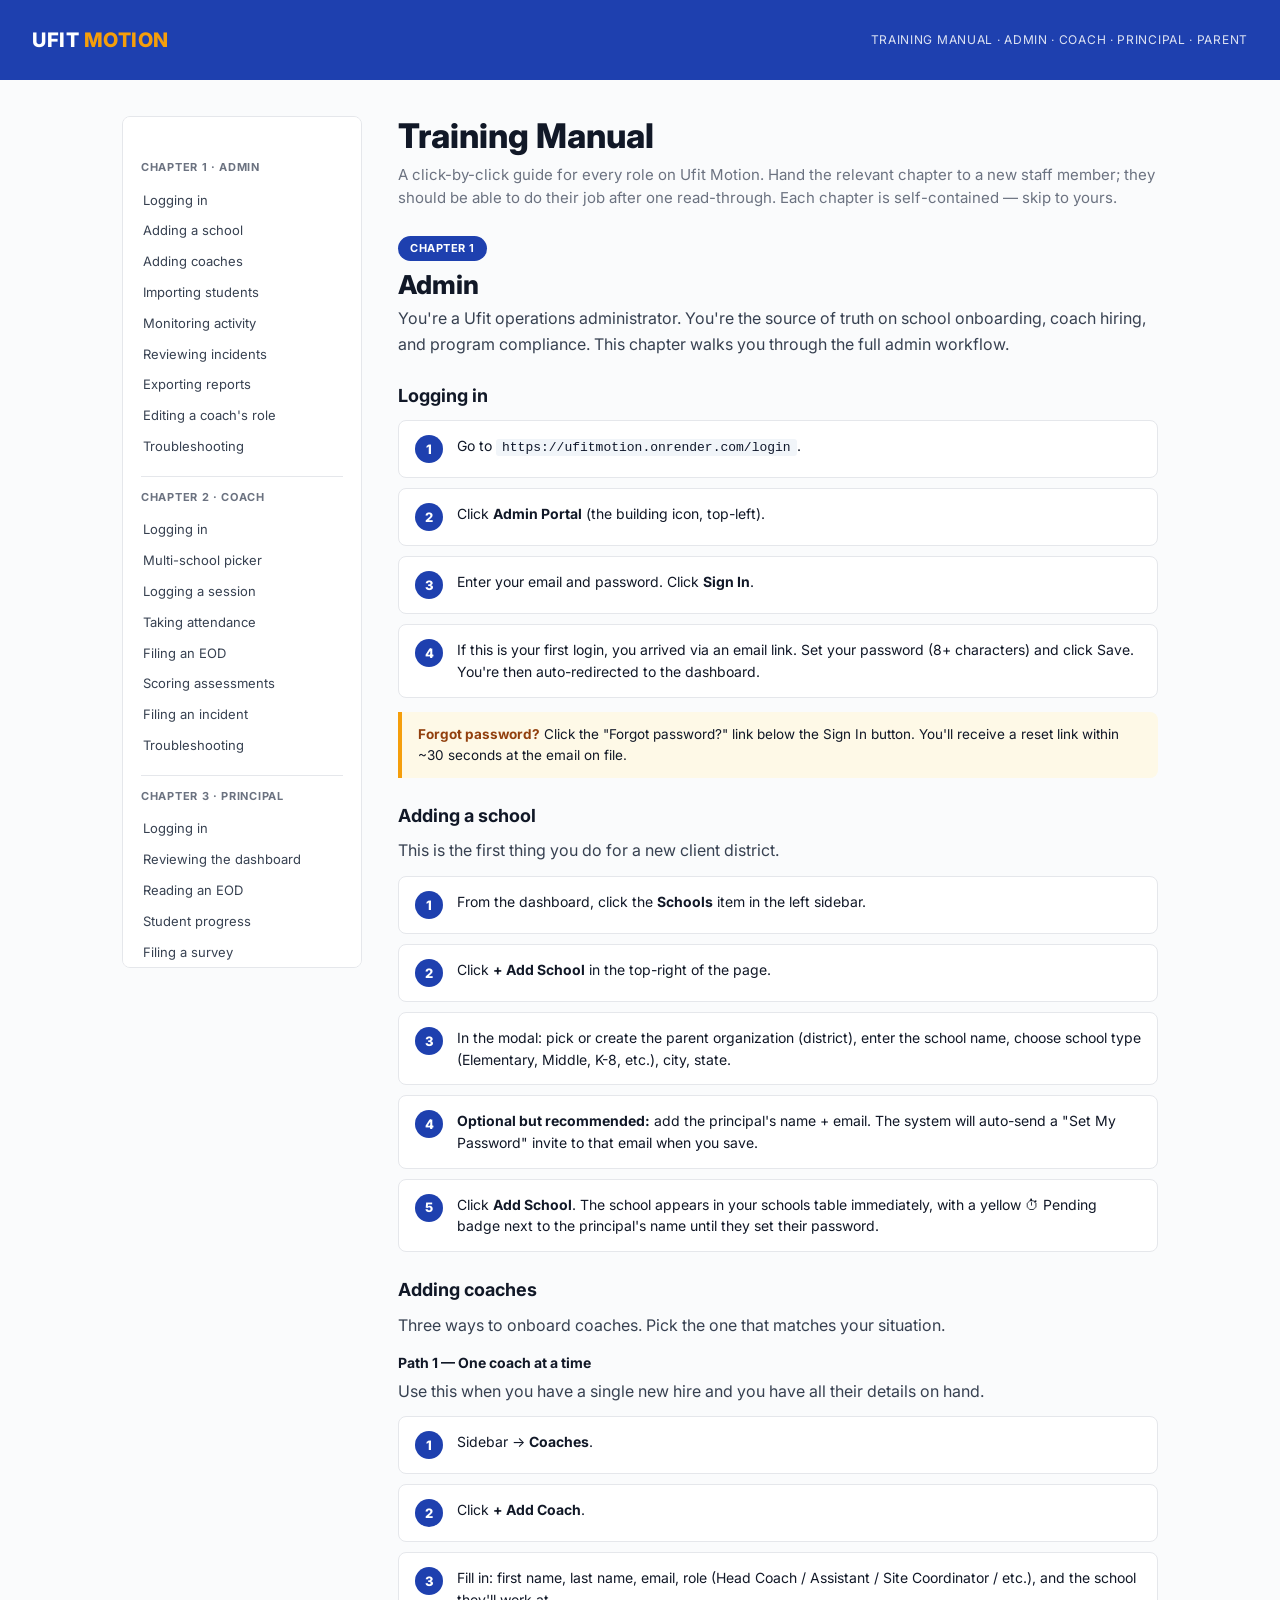
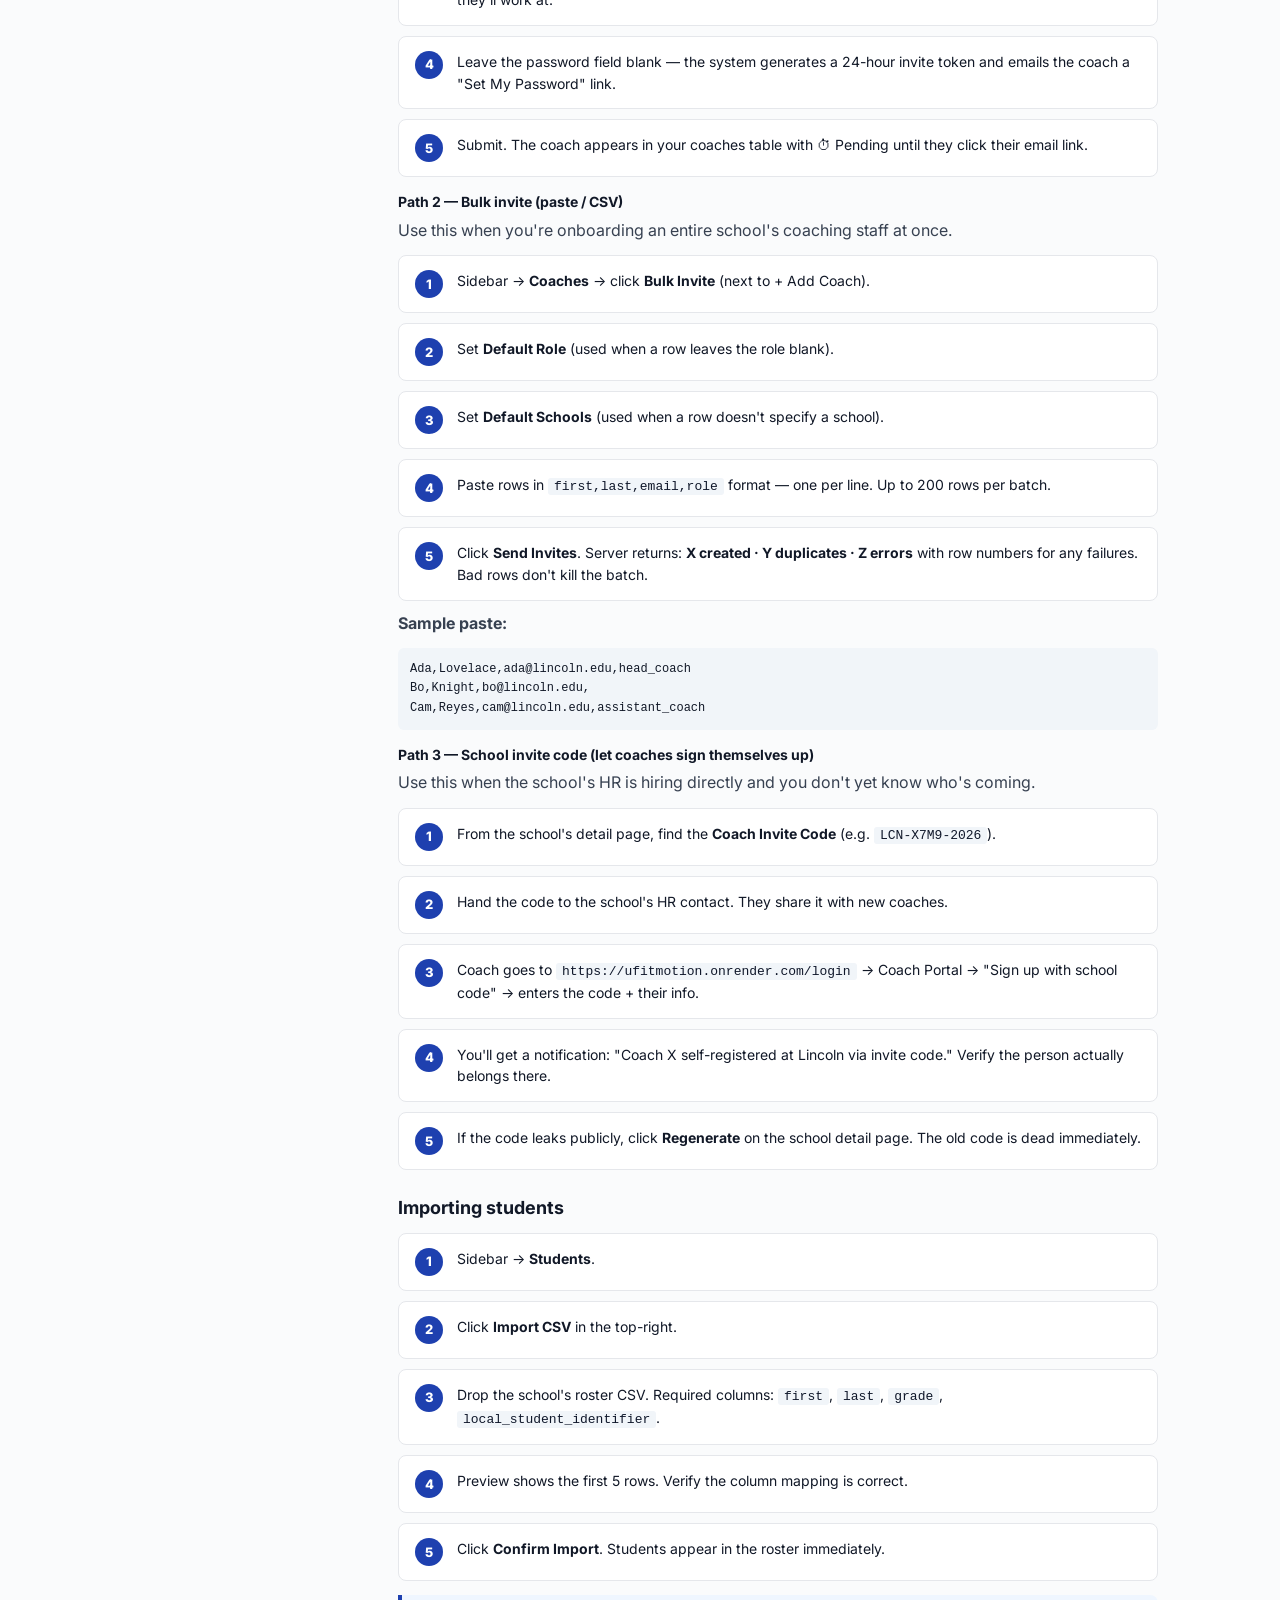
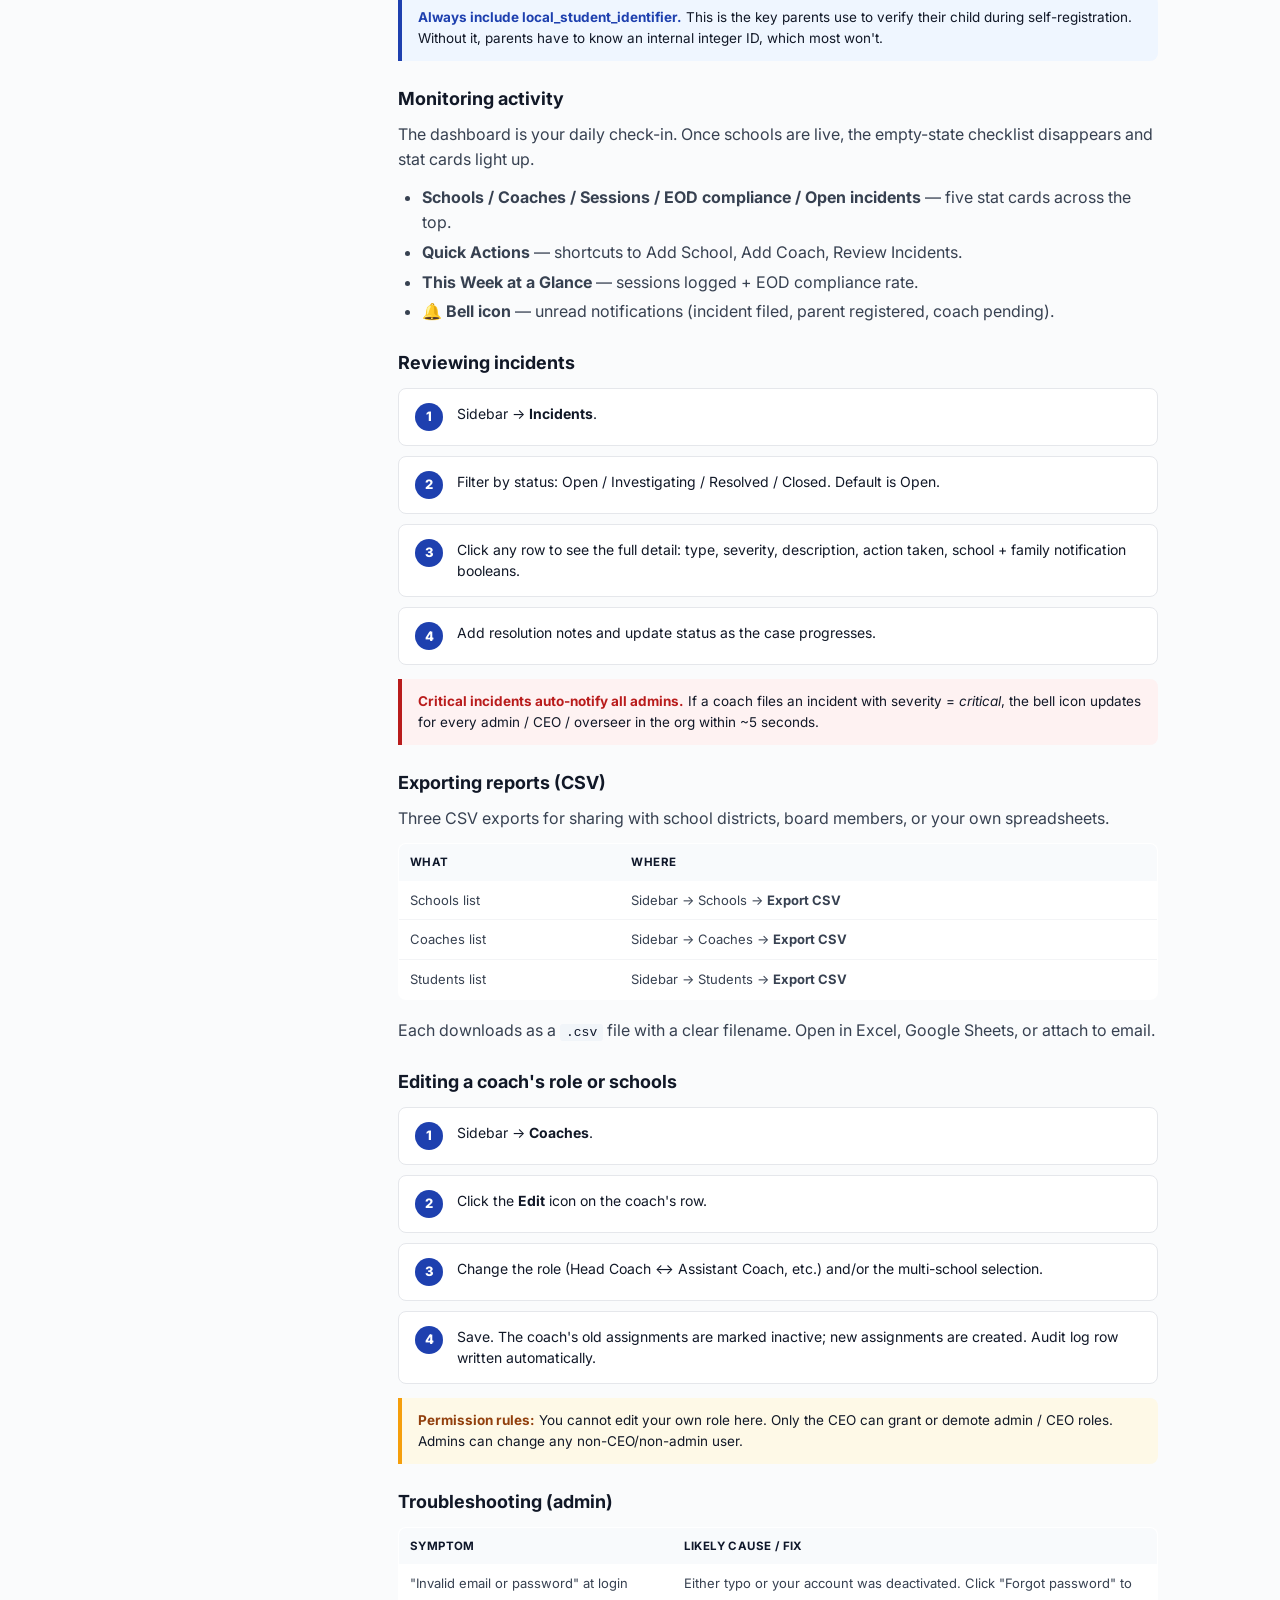
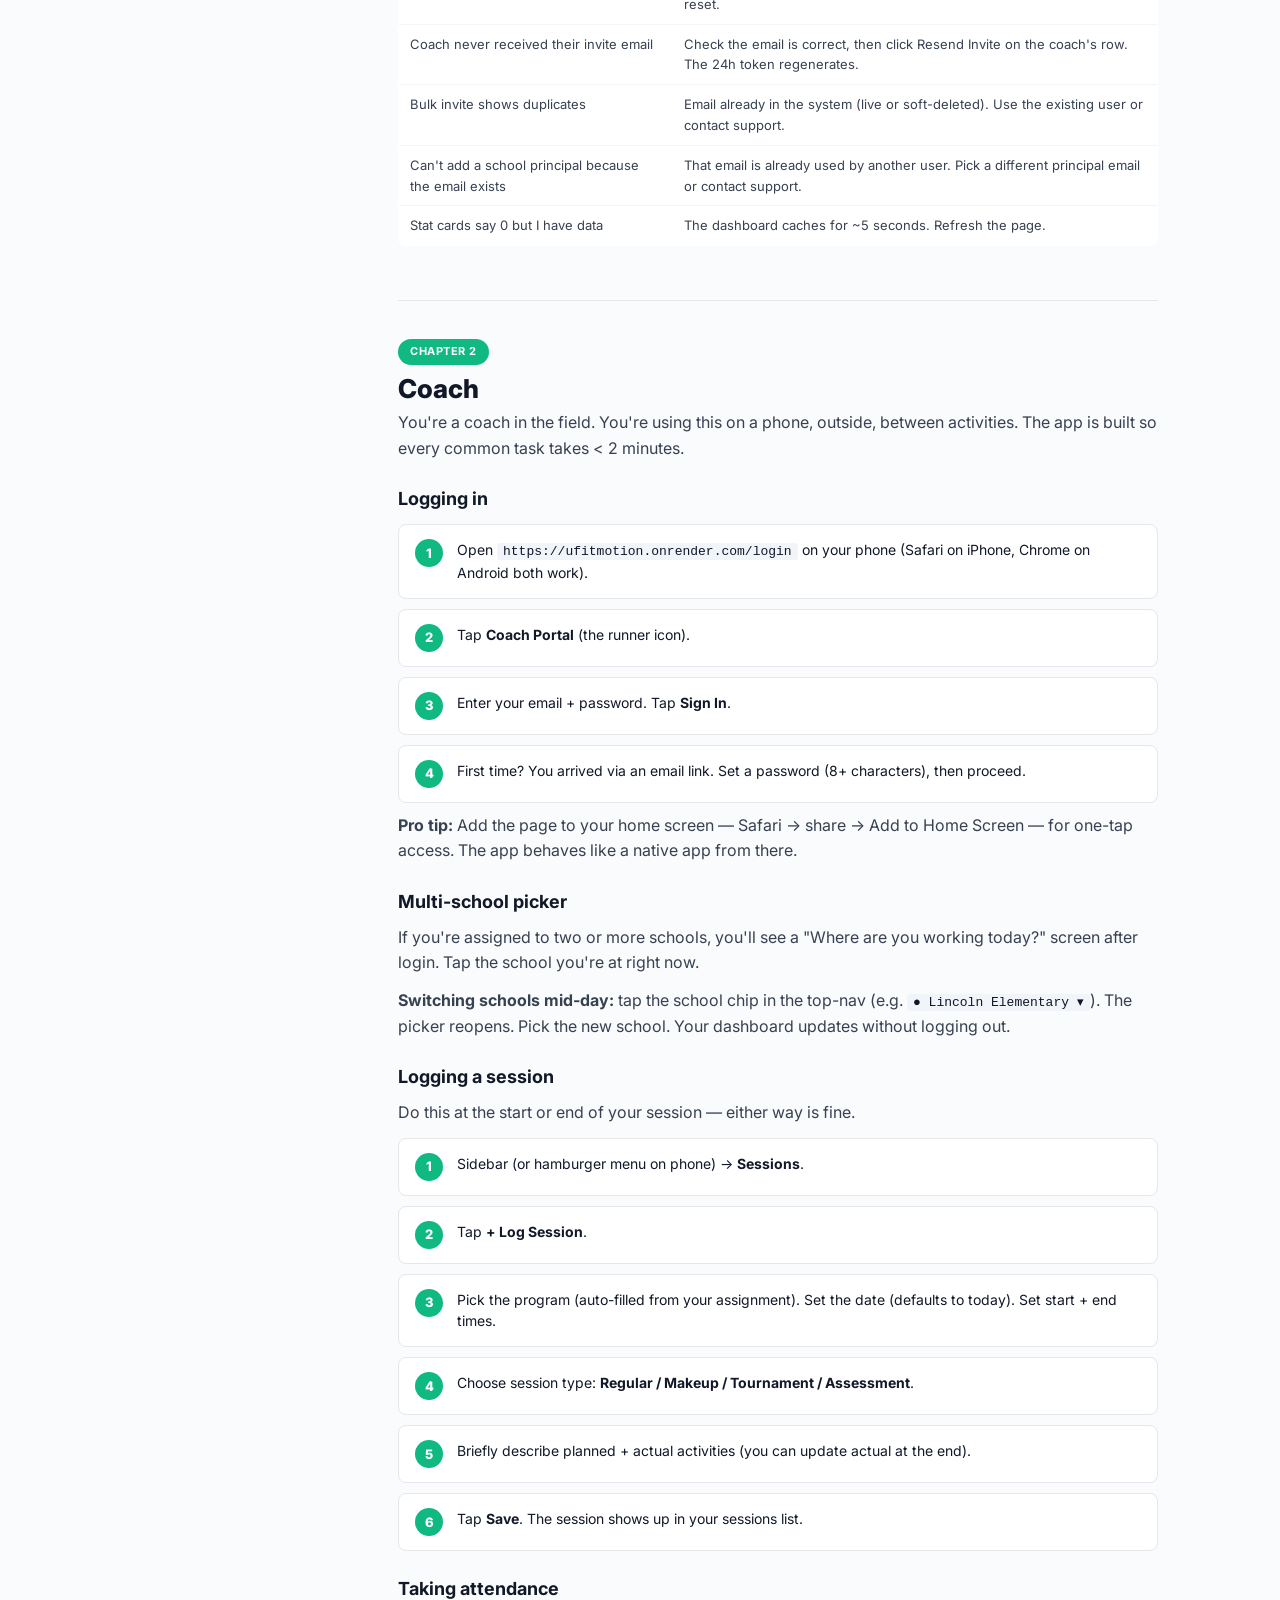
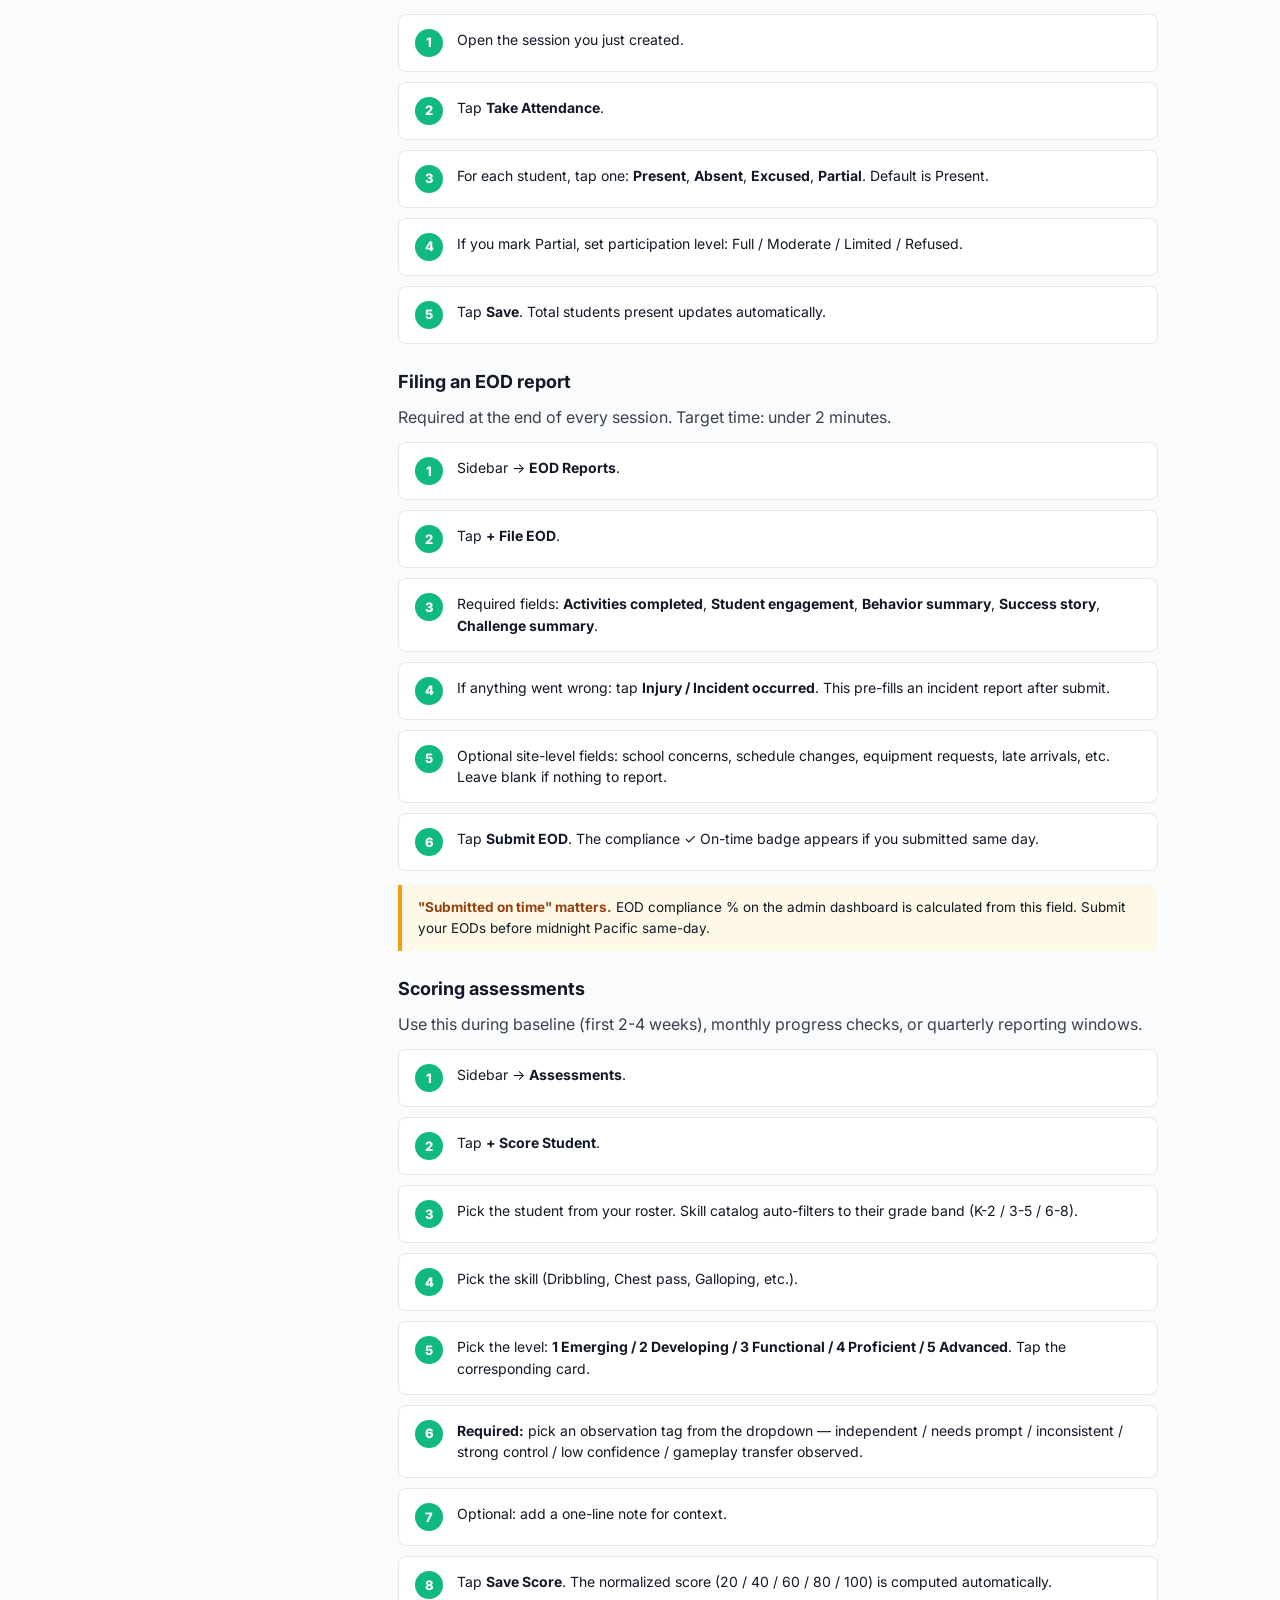
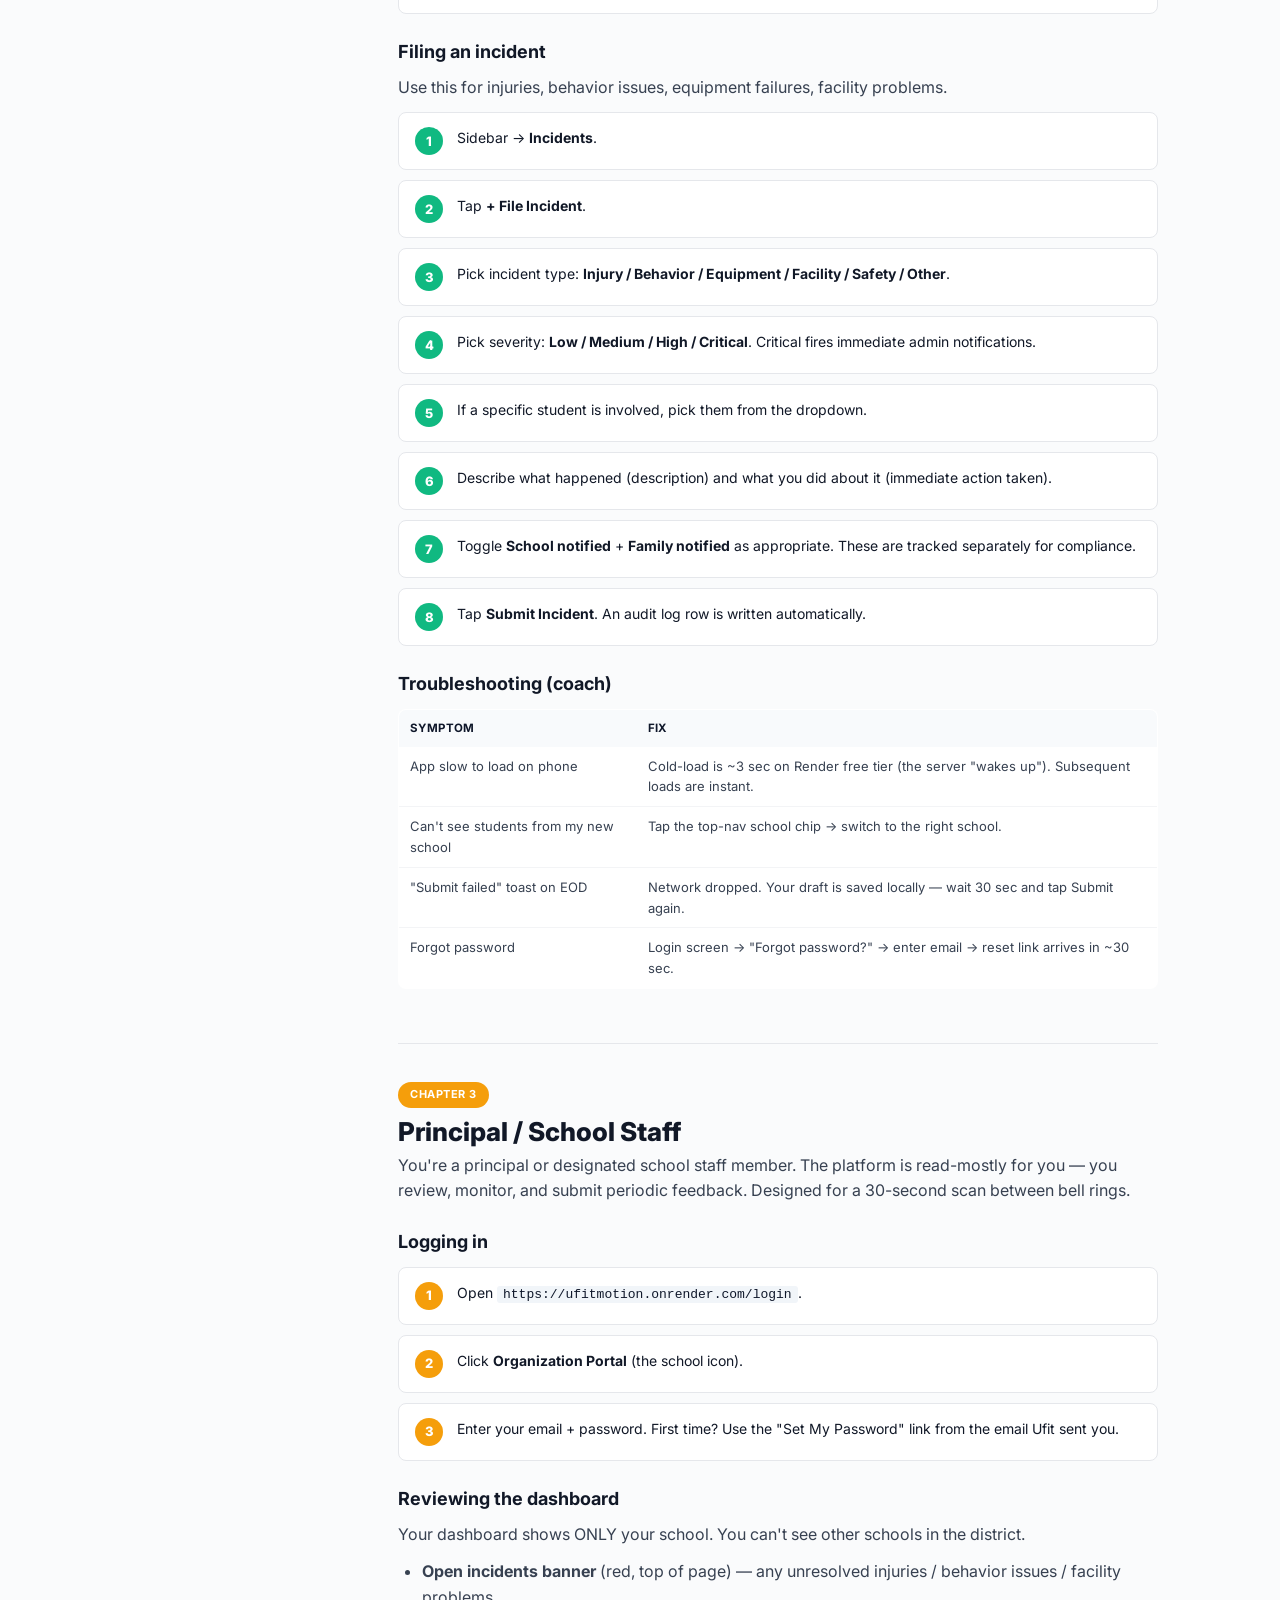
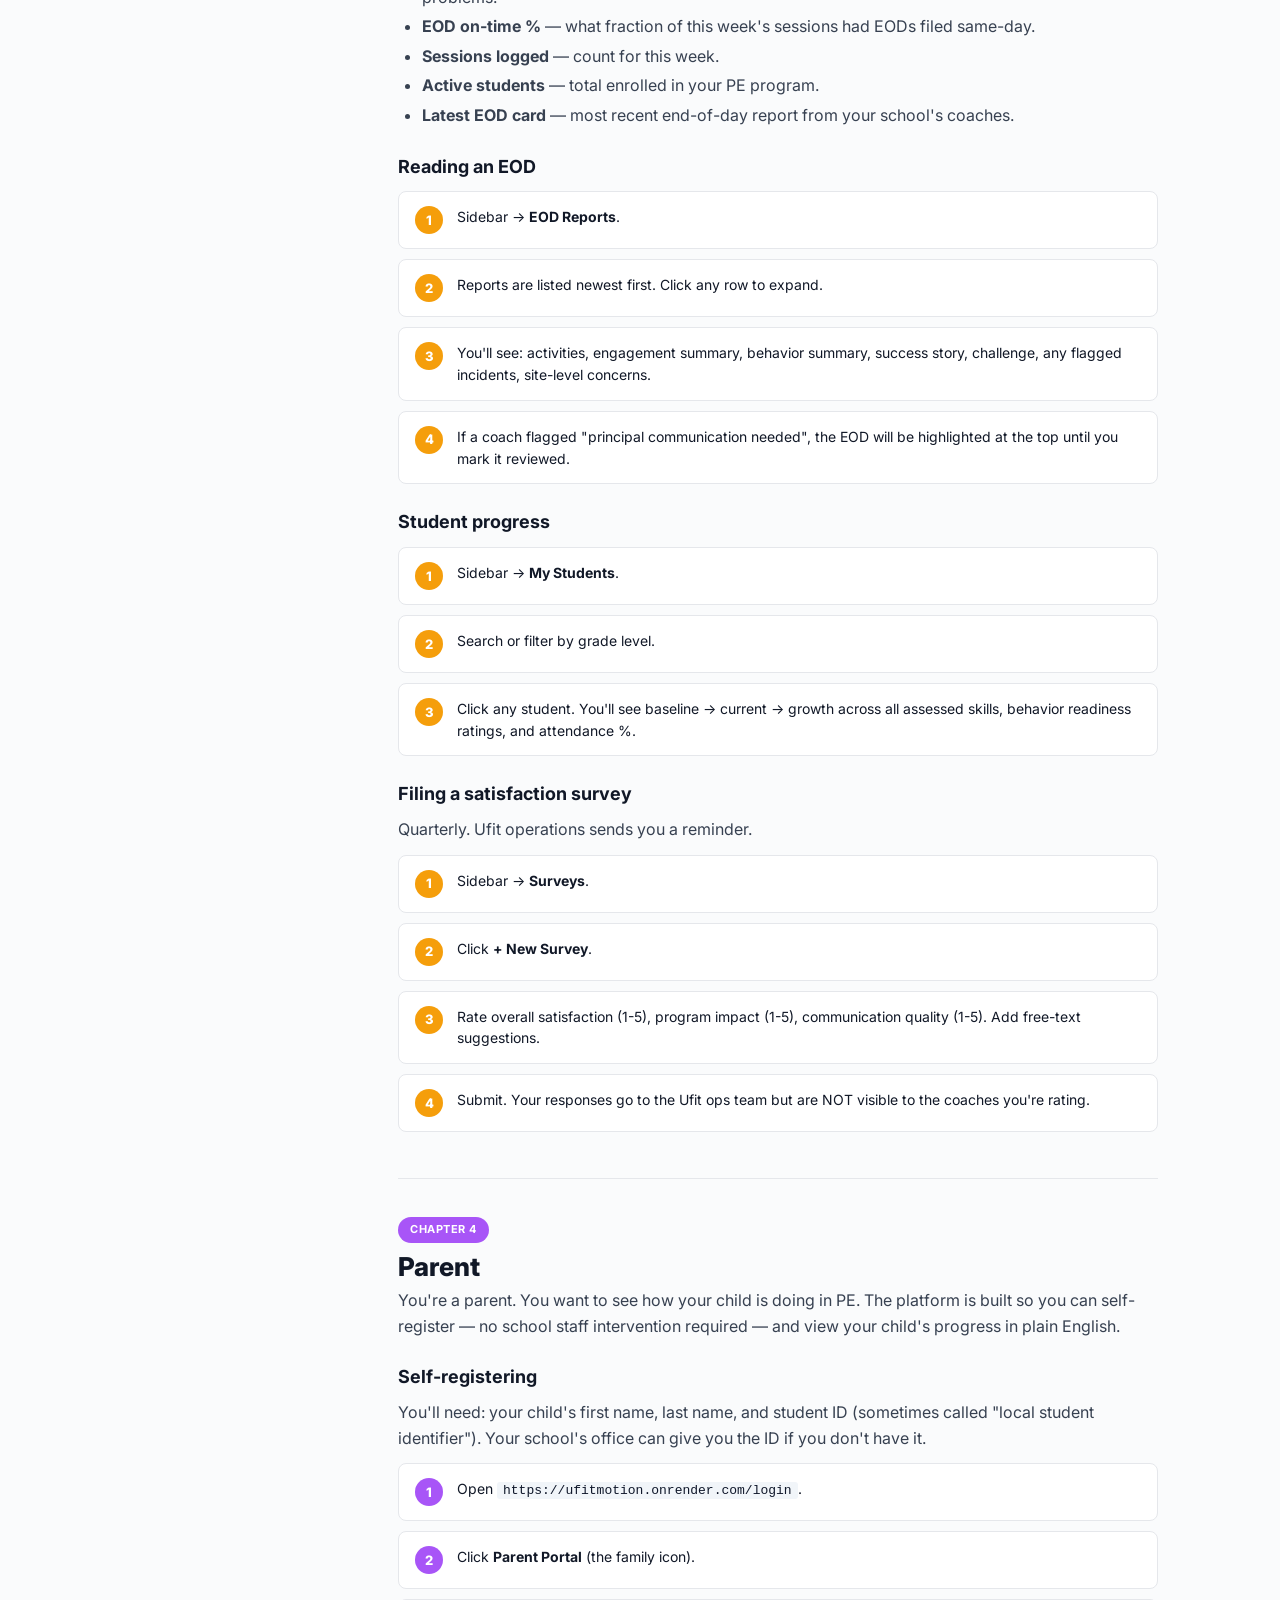
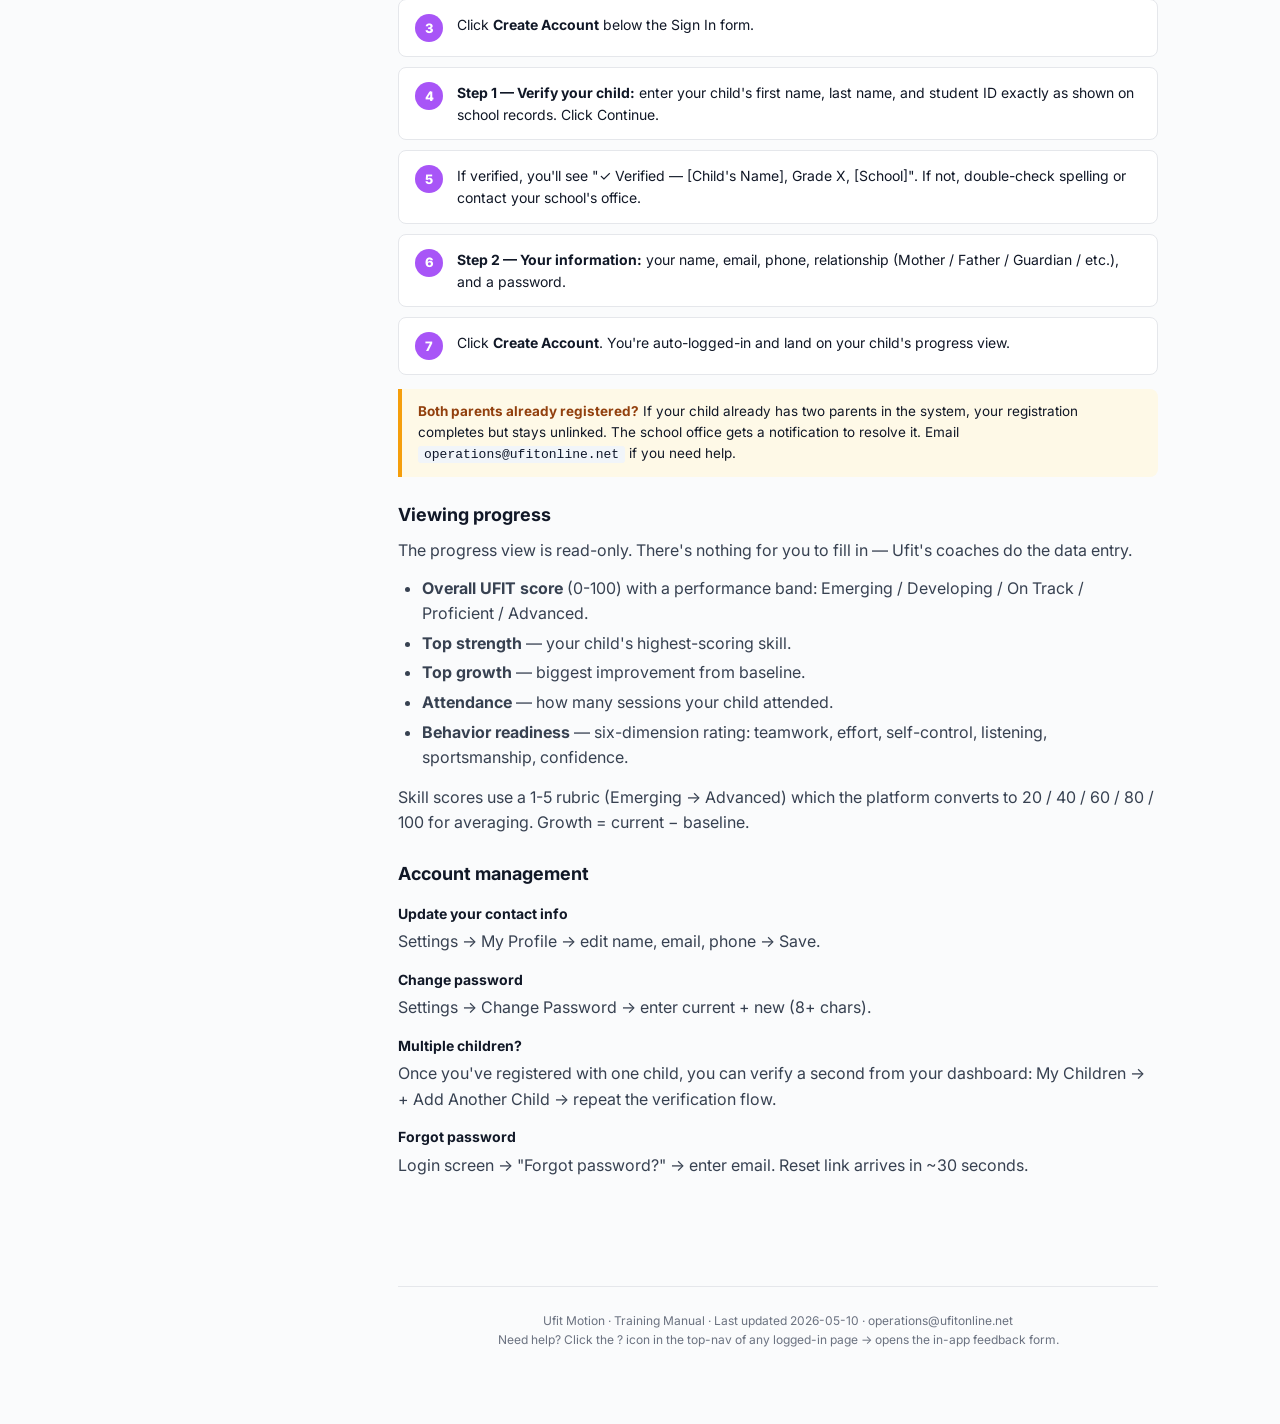
<file: training-manual.html>
<!DOCTYPE html>
<html lang="en">
<head>
<meta charset="UTF-8" />
<meta name="viewport" content="width=device-width, initial-scale=1" />
<title>Ufit Motion — Training Manual</title>
<link rel="preconnect" href="https://fonts.googleapis.com" />
<link rel="preconnect" href="https://fonts.gstatic.com" crossorigin />
<link href="https://fonts.googleapis.com/css2?family=Inter:wght@400;500;600;700;800;900&display=swap" rel="stylesheet" />
<style>
  *,*::before,*::after{box-sizing:border-box;margin:0;padding:0}
  :root{--blue:#1E40AF;--yellow:#F59E0B;--ink:#111827;--muted:#6B7280;--rule:#E5E7EB;--bg:#FAFBFC}
  body{font-family:'Inter',system-ui,sans-serif;color:var(--ink);background:var(--bg);line-height:1.6}
  .topbar{background:var(--blue);color:#fff;padding:24px 32px;display:flex;align-items:center;justify-content:space-between;flex-wrap:wrap;gap:12px}
  .topbar .brand{font-size:20px;font-weight:800;letter-spacing:.5px}
  .topbar .brand .y{color:var(--yellow)}
  .topbar .crumb{font-size:12px;opacity:.85;text-transform:uppercase;letter-spacing:.7px}
  .doc-wrap{max-width:1100px;margin:0 auto;padding:36px 32px 80px;display:grid;grid-template-columns:240px 1fr;gap:36px}
  .toc{position:sticky;top:24px;align-self:start;background:#fff;border:1px solid var(--rule);border-radius:8px;padding:18px;font-size:13px;max-height:calc(100vh - 48px);overflow-y:auto}
  .toc h3{font-size:11px;text-transform:uppercase;letter-spacing:.7px;color:var(--muted);margin-bottom:8px;font-weight:700}
  .toc h3:not(:first-child){margin-top:14px;padding-top:12px;border-top:1px solid var(--rule)}
  .toc a{display:block;padding:5px 0;color:#374151;text-decoration:none;border-left:2px solid transparent;padding-left:10px;margin-left:-10px}
  .toc a:hover{color:var(--blue);border-left-color:var(--blue)}
  .toc a.sub{padding-left:22px;font-size:12.5px;color:var(--muted)}
  main{min-width:0}
  h1{font-size:34px;font-weight:800;color:var(--ink);margin-bottom:8px;line-height:1.15}
  .lead{color:var(--muted);font-size:15px;line-height:1.55;max-width:760px;margin-bottom:24px}
  .chapter{padding:36px 0;border-top:1px solid var(--rule)}
  .chapter:first-of-type{padding-top:0;border-top:0}
  .chapter-tag{display:inline-block;padding:4px 12px;background:var(--blue);color:#fff;border-radius:999px;font-size:11px;font-weight:700;letter-spacing:.5px;text-transform:uppercase;margin-bottom:8px}
  .chapter-tag.coach{background:#10B981}
  .chapter-tag.principal{background:#F59E0B}
  .chapter-tag.parent{background:#A855F7}
  h2{font-size:26px;font-weight:800;color:var(--ink);margin-bottom:6px;line-height:1.2}
  h3{font-size:18px;font-weight:700;color:var(--ink);margin:24px 0 8px}
  h4{font-size:14px;font-weight:700;color:var(--ink);margin:14px 0 4px}
  p{margin-bottom:12px;color:#374151}
  ul,ol{margin:6px 0 14px 24px;color:#374151}
  li{margin:4px 0}
  ol li{padding-left:6px}
  code{background:#F1F5F9;padding:1px 6px;border-radius:3px;font-size:13px;color:#0F172A;font-family:ui-monospace,Menlo,monospace}
  .step{display:flex;gap:14px;margin:10px 0;background:#fff;border:1px solid var(--rule);border-radius:8px;padding:14px 16px}
  .step-num{flex-shrink:0;width:28px;height:28px;background:var(--blue);color:#fff;border-radius:50%;display:flex;align-items:center;justify-content:center;font-weight:800;font-size:13px}
  .step-num.coach{background:#10B981}
  .step-num.principal{background:#F59E0B}
  .step-num.parent{background:#A855F7}
  .step-body{flex:1;font-size:14px;line-height:1.55}
  .step-body strong{color:var(--ink)}
  .callout{display:flex;gap:12px;background:#FEF9E7;border-left:4px solid var(--yellow);padding:12px 16px;border-radius:0 8px 8px 0;margin:14px 0;font-size:13.5px;line-height:1.55}
  .callout strong{color:#92400E}
  .callout-blue{background:#EFF6FF;border-color:var(--blue)}
  .callout-blue strong{color:var(--blue)}
  .callout-red{background:#FEF2F2;border-color:#B91C1C}
  .callout-red strong{color:#B91C1C}
  .pill{display:inline-block;padding:2px 9px;border-radius:999px;font-size:11px;font-weight:600}
  .pill-blue{background:#DBEAFE;color:#1E3A8A}
  .pill-green{background:#DCFCE7;color:#15803D}
  .pill-amber{background:#FEF3C7;color:#92400E}
  .pill-red{background:#FEE2E2;color:#B91C1C}
  table{width:100%;border-collapse:collapse;background:#fff;border:1px solid var(--rule);border-radius:8px;overflow:hidden;margin:10px 0 18px;font-size:13px}
  th{background:#F8FAFC;text-align:left;padding:9px 11px;font-weight:700;font-size:11.5px;color:#0F172A;text-transform:uppercase;letter-spacing:.4px}
  td{padding:9px 11px;border-bottom:1px solid #F3F4F6;color:#374151;vertical-align:top}
  tr:last-child td{border-bottom:0}
  .footer{margin-top:60px;padding-top:24px;border-top:1px solid var(--rule);font-size:12px;color:var(--muted);text-align:center;line-height:1.6}
  @media (max-width:880px){
    .doc-wrap{grid-template-columns:1fr;padding:20px}
    .toc{position:static;max-height:none}
  }
  @media print{
    .topbar{padding:16px 24px}
    .toc{display:none}
    .doc-wrap{grid-template-columns:1fr;padding:0 24px}
    .chapter{break-before:page;border-top:0}
    .chapter:first-of-type{break-before:auto}
  }
</style>
</head>
<body>
<div class="topbar">
  <div class="brand">UFIT <span class="y">MOTION</span></div>
  <div class="crumb">Training Manual · Admin · Coach · Principal · Parent</div>
</div>
<div class="doc-wrap">
  <nav class="toc" aria-label="Table of contents">
    <h3>Chapter 1 · Admin</h3>
    <a href="#admin-login">Logging in</a>
    <a href="#admin-add-school">Adding a school</a>
    <a href="#admin-add-coaches">Adding coaches</a>
    <a href="#admin-students">Importing students</a>
    <a href="#admin-monitor">Monitoring activity</a>
    <a href="#admin-incidents">Reviewing incidents</a>
    <a href="#admin-export">Exporting reports</a>
    <a href="#admin-edit-coach">Editing a coach's role</a>
    <a href="#admin-trouble">Troubleshooting</a>
    <h3>Chapter 2 · Coach</h3>
    <a href="#coach-login">Logging in</a>
    <a href="#coach-multi-school">Multi-school picker</a>
    <a href="#coach-session">Logging a session</a>
    <a href="#coach-attendance">Taking attendance</a>
    <a href="#coach-eod">Filing an EOD</a>
    <a href="#coach-assess">Scoring assessments</a>
    <a href="#coach-incident">Filing an incident</a>
    <a href="#coach-trouble">Troubleshooting</a>
    <h3>Chapter 3 · Principal</h3>
    <a href="#prin-login">Logging in</a>
    <a href="#prin-dashboard">Reviewing the dashboard</a>
    <a href="#prin-eod">Reading an EOD</a>
    <a href="#prin-students">Student progress</a>
    <a href="#prin-survey">Filing a survey</a>
    <h3>Chapter 4 · Parent</h3>
    <a href="#par-register">Self-registering</a>
    <a href="#par-progress">Viewing progress</a>
    <a href="#par-account">Account management</a>
  </nav>
  <main>
    <h1>Training Manual</h1>
    <p class="lead">A click-by-click guide for every role on Ufit Motion. Hand the relevant chapter to a new staff member; they should be able to do their job after one read-through. Each chapter is self-contained — skip to yours.</p>

    <!-- =================================================================== -->
    <!-- CHAPTER 1: ADMIN                                                     -->
    <!-- =================================================================== -->
    <section class="chapter" id="ch-admin">
      <div class="chapter-tag">Chapter 1</div>
      <h2>Admin</h2>
      <p>You're a Ufit operations administrator. You're the source of truth on school onboarding, coach hiring, and program compliance. This chapter walks you through the full admin workflow.</p>

      <h3 id="admin-login">Logging in</h3>
      <div class="step"><div class="step-num">1</div><div class="step-body">Go to <code>https://ufitmotion.onrender.com/login</code>.</div></div>
      <div class="step"><div class="step-num">2</div><div class="step-body">Click <strong>Admin Portal</strong> (the building icon, top-left).</div></div>
      <div class="step"><div class="step-num">3</div><div class="step-body">Enter your email and password. Click <strong>Sign In</strong>.</div></div>
      <div class="step"><div class="step-num">4</div><div class="step-body">If this is your first login, you arrived via an email link. Set your password (8+ characters) and click Save. You're then auto-redirected to the dashboard.</div></div>
      <div class="callout"><div><strong>Forgot password?</strong> Click the "Forgot password?" link below the Sign In button. You'll receive a reset link within ~30 seconds at the email on file.</div></div>

      <h3 id="admin-add-school">Adding a school</h3>
      <p>This is the first thing you do for a new client district.</p>
      <div class="step"><div class="step-num">1</div><div class="step-body">From the dashboard, click the <strong>Schools</strong> item in the left sidebar.</div></div>
      <div class="step"><div class="step-num">2</div><div class="step-body">Click <strong>+ Add School</strong> in the top-right of the page.</div></div>
      <div class="step"><div class="step-num">3</div><div class="step-body">In the modal: pick or create the parent organization (district), enter the school name, choose school type (Elementary, Middle, K-8, etc.), city, state.</div></div>
      <div class="step"><div class="step-num">4</div><div class="step-body"><strong>Optional but recommended:</strong> add the principal's name + email. The system will auto-send a "Set My Password" invite to that email when you save.</div></div>
      <div class="step"><div class="step-num">5</div><div class="step-body">Click <strong>Add School</strong>. The school appears in your schools table immediately, with a yellow ⏱ Pending badge next to the principal's name until they set their password.</div></div>

      <h3 id="admin-add-coaches">Adding coaches</h3>
      <p>Three ways to onboard coaches. Pick the one that matches your situation.</p>

      <h4>Path 1 — One coach at a time</h4>
      <p>Use this when you have a single new hire and you have all their details on hand.</p>
      <div class="step"><div class="step-num">1</div><div class="step-body">Sidebar → <strong>Coaches</strong>.</div></div>
      <div class="step"><div class="step-num">2</div><div class="step-body">Click <strong>+ Add Coach</strong>.</div></div>
      <div class="step"><div class="step-num">3</div><div class="step-body">Fill in: first name, last name, email, role (Head Coach / Assistant / Site Coordinator / etc.), and the school they'll work at.</div></div>
      <div class="step"><div class="step-num">4</div><div class="step-body">Leave the password field blank — the system generates a 24-hour invite token and emails the coach a "Set My Password" link.</div></div>
      <div class="step"><div class="step-num">5</div><div class="step-body">Submit. The coach appears in your coaches table with ⏱ Pending until they click their email link.</div></div>

      <h4>Path 2 — Bulk invite (paste / CSV)</h4>
      <p>Use this when you're onboarding an entire school's coaching staff at once.</p>
      <div class="step"><div class="step-num">1</div><div class="step-body">Sidebar → <strong>Coaches</strong> → click <strong>Bulk Invite</strong> (next to + Add Coach).</div></div>
      <div class="step"><div class="step-num">2</div><div class="step-body">Set <strong>Default Role</strong> (used when a row leaves the role blank).</div></div>
      <div class="step"><div class="step-num">3</div><div class="step-body">Set <strong>Default Schools</strong> (used when a row doesn't specify a school).</div></div>
      <div class="step"><div class="step-num">4</div><div class="step-body">Paste rows in <code>first,last,email,role</code> format — one per line. Up to 200 rows per batch.</div></div>
      <div class="step"><div class="step-num">5</div><div class="step-body">Click <strong>Send Invites</strong>. Server returns: <strong>X created · Y duplicates · Z errors</strong> with row numbers for any failures. Bad rows don't kill the batch.</div></div>
      <p><strong>Sample paste:</strong></p>
      <pre style="background:#F1F5F9;padding:12px;border-radius:6px;font-size:12px;overflow-x:auto;">Ada,Lovelace,ada@lincoln.edu,head_coach
Bo,Knight,bo@lincoln.edu,
Cam,Reyes,cam@lincoln.edu,assistant_coach</pre>

      <h4>Path 3 — School invite code (let coaches sign themselves up)</h4>
      <p>Use this when the school's HR is hiring directly and you don't yet know who's coming.</p>
      <div class="step"><div class="step-num">1</div><div class="step-body">From the school's detail page, find the <strong>Coach Invite Code</strong> (e.g. <code>LCN-X7M9-2026</code>).</div></div>
      <div class="step"><div class="step-num">2</div><div class="step-body">Hand the code to the school's HR contact. They share it with new coaches.</div></div>
      <div class="step"><div class="step-num">3</div><div class="step-body">Coach goes to <code>https://ufitmotion.onrender.com/login</code> → Coach Portal → "Sign up with school code" → enters the code + their info.</div></div>
      <div class="step"><div class="step-num">4</div><div class="step-body">You'll get a notification: "Coach X self-registered at Lincoln via invite code." Verify the person actually belongs there.</div></div>
      <div class="step"><div class="step-num">5</div><div class="step-body">If the code leaks publicly, click <strong>Regenerate</strong> on the school detail page. The old code is dead immediately.</div></div>

      <h3 id="admin-students">Importing students</h3>
      <div class="step"><div class="step-num">1</div><div class="step-body">Sidebar → <strong>Students</strong>.</div></div>
      <div class="step"><div class="step-num">2</div><div class="step-body">Click <strong>Import CSV</strong> in the top-right.</div></div>
      <div class="step"><div class="step-num">3</div><div class="step-body">Drop the school's roster CSV. Required columns: <code>first</code>, <code>last</code>, <code>grade</code>, <code>local_student_identifier</code>.</div></div>
      <div class="step"><div class="step-num">4</div><div class="step-body">Preview shows the first 5 rows. Verify the column mapping is correct.</div></div>
      <div class="step"><div class="step-num">5</div><div class="step-body">Click <strong>Confirm Import</strong>. Students appear in the roster immediately.</div></div>
      <div class="callout callout-blue"><div><strong>Always include local_student_identifier.</strong> This is the key parents use to verify their child during self-registration. Without it, parents have to know an internal integer ID, which most won't.</div></div>

      <h3 id="admin-monitor">Monitoring activity</h3>
      <p>The dashboard is your daily check-in. Once schools are live, the empty-state checklist disappears and stat cards light up.</p>
      <ul>
        <li><strong>Schools / Coaches / Sessions / EOD compliance / Open incidents</strong> — five stat cards across the top.</li>
        <li><strong>Quick Actions</strong> — shortcuts to Add School, Add Coach, Review Incidents.</li>
        <li><strong>This Week at a Glance</strong> — sessions logged + EOD compliance rate.</li>
        <li><strong>🔔 Bell icon</strong> — unread notifications (incident filed, parent registered, coach pending).</li>
      </ul>

      <h3 id="admin-incidents">Reviewing incidents</h3>
      <div class="step"><div class="step-num">1</div><div class="step-body">Sidebar → <strong>Incidents</strong>.</div></div>
      <div class="step"><div class="step-num">2</div><div class="step-body">Filter by status: Open / Investigating / Resolved / Closed. Default is Open.</div></div>
      <div class="step"><div class="step-num">3</div><div class="step-body">Click any row to see the full detail: type, severity, description, action taken, school + family notification booleans.</div></div>
      <div class="step"><div class="step-num">4</div><div class="step-body">Add resolution notes and update status as the case progresses.</div></div>
      <div class="callout callout-red"><div><strong>Critical incidents auto-notify all admins.</strong> If a coach files an incident with severity = <em>critical</em>, the bell icon updates for every admin / CEO / overseer in the org within ~5 seconds.</div></div>

      <h3 id="admin-export">Exporting reports (CSV)</h3>
      <p>Three CSV exports for sharing with school districts, board members, or your own spreadsheets.</p>
      <table>
        <thead><tr><th>What</th><th>Where</th></tr></thead>
        <tbody>
          <tr><td>Schools list</td><td>Sidebar → Schools → <strong>Export CSV</strong></td></tr>
          <tr><td>Coaches list</td><td>Sidebar → Coaches → <strong>Export CSV</strong></td></tr>
          <tr><td>Students list</td><td>Sidebar → Students → <strong>Export CSV</strong></td></tr>
        </tbody>
      </table>
      <p>Each downloads as a <code>.csv</code> file with a clear filename. Open in Excel, Google Sheets, or attach to email.</p>

      <h3 id="admin-edit-coach">Editing a coach's role or schools</h3>
      <div class="step"><div class="step-num">1</div><div class="step-body">Sidebar → <strong>Coaches</strong>.</div></div>
      <div class="step"><div class="step-num">2</div><div class="step-body">Click the <strong>Edit</strong> icon on the coach's row.</div></div>
      <div class="step"><div class="step-num">3</div><div class="step-body">Change the role (Head Coach ↔ Assistant Coach, etc.) and/or the multi-school selection.</div></div>
      <div class="step"><div class="step-num">4</div><div class="step-body">Save. The coach's old assignments are marked inactive; new assignments are created. Audit log row written automatically.</div></div>
      <div class="callout"><div><strong>Permission rules:</strong> You cannot edit your own role here. Only the CEO can grant or demote admin / CEO roles. Admins can change any non-CEO/non-admin user.</div></div>

      <h3 id="admin-trouble">Troubleshooting (admin)</h3>
      <table>
        <thead><tr><th>Symptom</th><th>Likely cause / fix</th></tr></thead>
        <tbody>
          <tr><td>"Invalid email or password" at login</td><td>Either typo or your account was deactivated. Click "Forgot password" to reset.</td></tr>
          <tr><td>Coach never received their invite email</td><td>Check the email is correct, then click Resend Invite on the coach's row. The 24h token regenerates.</td></tr>
          <tr><td>Bulk invite shows duplicates</td><td>Email already in the system (live or soft-deleted). Use the existing user or contact support.</td></tr>
          <tr><td>Can't add a school principal because the email exists</td><td>That email is already used by another user. Pick a different principal email or contact support.</td></tr>
          <tr><td>Stat cards say 0 but I have data</td><td>The dashboard caches for ~5 seconds. Refresh the page.</td></tr>
        </tbody>
      </table>
    </section>

    <!-- =================================================================== -->
    <!-- CHAPTER 2: COACH                                                     -->
    <!-- =================================================================== -->
    <section class="chapter" id="ch-coach">
      <div class="chapter-tag coach">Chapter 2</div>
      <h2>Coach</h2>
      <p>You're a coach in the field. You're using this on a phone, outside, between activities. The app is built so every common task takes &lt; 2 minutes.</p>

      <h3 id="coach-login">Logging in</h3>
      <div class="step"><div class="step-num coach">1</div><div class="step-body">Open <code>https://ufitmotion.onrender.com/login</code> on your phone (Safari on iPhone, Chrome on Android both work).</div></div>
      <div class="step"><div class="step-num coach">2</div><div class="step-body">Tap <strong>Coach Portal</strong> (the runner icon).</div></div>
      <div class="step"><div class="step-num coach">3</div><div class="step-body">Enter your email + password. Tap <strong>Sign In</strong>.</div></div>
      <div class="step"><div class="step-num coach">4</div><div class="step-body">First time? You arrived via an email link. Set a password (8+ characters), then proceed.</div></div>
      <p><strong>Pro tip:</strong> Add the page to your home screen — Safari → share → Add to Home Screen — for one-tap access. The app behaves like a native app from there.</p>

      <h3 id="coach-multi-school">Multi-school picker</h3>
      <p>If you're assigned to two or more schools, you'll see a "Where are you working today?" screen after login. Tap the school you're at right now.</p>
      <p><strong>Switching schools mid-day:</strong> tap the school chip in the top-nav (e.g. <code>● Lincoln Elementary ▾</code>). The picker reopens. Pick the new school. Your dashboard updates without logging out.</p>

      <h3 id="coach-session">Logging a session</h3>
      <p>Do this at the start or end of your session — either way is fine.</p>
      <div class="step"><div class="step-num coach">1</div><div class="step-body">Sidebar (or hamburger menu on phone) → <strong>Sessions</strong>.</div></div>
      <div class="step"><div class="step-num coach">2</div><div class="step-body">Tap <strong>+ Log Session</strong>.</div></div>
      <div class="step"><div class="step-num coach">3</div><div class="step-body">Pick the program (auto-filled from your assignment). Set the date (defaults to today). Set start + end times.</div></div>
      <div class="step"><div class="step-num coach">4</div><div class="step-body">Choose session type: <strong>Regular / Makeup / Tournament / Assessment</strong>.</div></div>
      <div class="step"><div class="step-num coach">5</div><div class="step-body">Briefly describe planned + actual activities (you can update actual at the end).</div></div>
      <div class="step"><div class="step-num coach">6</div><div class="step-body">Tap <strong>Save</strong>. The session shows up in your sessions list.</div></div>

      <h3 id="coach-attendance">Taking attendance</h3>
      <div class="step"><div class="step-num coach">1</div><div class="step-body">Open the session you just created.</div></div>
      <div class="step"><div class="step-num coach">2</div><div class="step-body">Tap <strong>Take Attendance</strong>.</div></div>
      <div class="step"><div class="step-num coach">3</div><div class="step-body">For each student, tap one: <strong>Present</strong>, <strong>Absent</strong>, <strong>Excused</strong>, <strong>Partial</strong>. Default is Present.</div></div>
      <div class="step"><div class="step-num coach">4</div><div class="step-body">If you mark Partial, set participation level: Full / Moderate / Limited / Refused.</div></div>
      <div class="step"><div class="step-num coach">5</div><div class="step-body">Tap <strong>Save</strong>. Total students present updates automatically.</div></div>

      <h3 id="coach-eod">Filing an EOD report</h3>
      <p>Required at the end of every session. Target time: under 2 minutes.</p>
      <div class="step"><div class="step-num coach">1</div><div class="step-body">Sidebar → <strong>EOD Reports</strong>.</div></div>
      <div class="step"><div class="step-num coach">2</div><div class="step-body">Tap <strong>+ File EOD</strong>.</div></div>
      <div class="step"><div class="step-num coach">3</div><div class="step-body">Required fields: <strong>Activities completed</strong>, <strong>Student engagement</strong>, <strong>Behavior summary</strong>, <strong>Success story</strong>, <strong>Challenge summary</strong>.</div></div>
      <div class="step"><div class="step-num coach">4</div><div class="step-body">If anything went wrong: tap <strong>Injury / Incident occurred</strong>. This pre-fills an incident report after submit.</div></div>
      <div class="step"><div class="step-num coach">5</div><div class="step-body">Optional site-level fields: school concerns, schedule changes, equipment requests, late arrivals, etc. Leave blank if nothing to report.</div></div>
      <div class="step"><div class="step-num coach">6</div><div class="step-body">Tap <strong>Submit EOD</strong>. The compliance ✓ On-time badge appears if you submitted same day.</div></div>
      <div class="callout"><div><strong>"Submitted on time" matters.</strong> EOD compliance % on the admin dashboard is calculated from this field. Submit your EODs before midnight Pacific same-day.</div></div>

      <h3 id="coach-assess">Scoring assessments</h3>
      <p>Use this during baseline (first 2-4 weeks), monthly progress checks, or quarterly reporting windows.</p>
      <div class="step"><div class="step-num coach">1</div><div class="step-body">Sidebar → <strong>Assessments</strong>.</div></div>
      <div class="step"><div class="step-num coach">2</div><div class="step-body">Tap <strong>+ Score Student</strong>.</div></div>
      <div class="step"><div class="step-num coach">3</div><div class="step-body">Pick the student from your roster. Skill catalog auto-filters to their grade band (K-2 / 3-5 / 6-8).</div></div>
      <div class="step"><div class="step-num coach">4</div><div class="step-body">Pick the skill (Dribbling, Chest pass, Galloping, etc.).</div></div>
      <div class="step"><div class="step-num coach">5</div><div class="step-body">Pick the level: <strong>1 Emerging / 2 Developing / 3 Functional / 4 Proficient / 5 Advanced</strong>. Tap the corresponding card.</div></div>
      <div class="step"><div class="step-num coach">6</div><div class="step-body"><strong>Required:</strong> pick an observation tag from the dropdown — independent / needs prompt / inconsistent / strong control / low confidence / gameplay transfer observed.</div></div>
      <div class="step"><div class="step-num coach">7</div><div class="step-body">Optional: add a one-line note for context.</div></div>
      <div class="step"><div class="step-num coach">8</div><div class="step-body">Tap <strong>Save Score</strong>. The normalized score (20 / 40 / 60 / 80 / 100) is computed automatically.</div></div>

      <h3 id="coach-incident">Filing an incident</h3>
      <p>Use this for injuries, behavior issues, equipment failures, facility problems.</p>
      <div class="step"><div class="step-num coach">1</div><div class="step-body">Sidebar → <strong>Incidents</strong>.</div></div>
      <div class="step"><div class="step-num coach">2</div><div class="step-body">Tap <strong>+ File Incident</strong>.</div></div>
      <div class="step"><div class="step-num coach">3</div><div class="step-body">Pick incident type: <strong>Injury / Behavior / Equipment / Facility / Safety / Other</strong>.</div></div>
      <div class="step"><div class="step-num coach">4</div><div class="step-body">Pick severity: <strong>Low / Medium / High / Critical</strong>. Critical fires immediate admin notifications.</div></div>
      <div class="step"><div class="step-num coach">5</div><div class="step-body">If a specific student is involved, pick them from the dropdown.</div></div>
      <div class="step"><div class="step-num coach">6</div><div class="step-body">Describe what happened (description) and what you did about it (immediate action taken).</div></div>
      <div class="step"><div class="step-num coach">7</div><div class="step-body">Toggle <strong>School notified</strong> + <strong>Family notified</strong> as appropriate. These are tracked separately for compliance.</div></div>
      <div class="step"><div class="step-num coach">8</div><div class="step-body">Tap <strong>Submit Incident</strong>. An audit log row is written automatically.</div></div>

      <h3 id="coach-trouble">Troubleshooting (coach)</h3>
      <table>
        <thead><tr><th>Symptom</th><th>Fix</th></tr></thead>
        <tbody>
          <tr><td>App slow to load on phone</td><td>Cold-load is ~3 sec on Render free tier (the server "wakes up"). Subsequent loads are instant.</td></tr>
          <tr><td>Can't see students from my new school</td><td>Tap the top-nav school chip → switch to the right school.</td></tr>
          <tr><td>"Submit failed" toast on EOD</td><td>Network dropped. Your draft is saved locally — wait 30 sec and tap Submit again.</td></tr>
          <tr><td>Forgot password</td><td>Login screen → "Forgot password?" → enter email → reset link arrives in ~30 sec.</td></tr>
        </tbody>
      </table>
    </section>

    <!-- =================================================================== -->
    <!-- CHAPTER 3: PRINCIPAL                                                 -->
    <!-- =================================================================== -->
    <section class="chapter" id="ch-principal">
      <div class="chapter-tag principal">Chapter 3</div>
      <h2>Principal / School Staff</h2>
      <p>You're a principal or designated school staff member. The platform is read-mostly for you — you review, monitor, and submit periodic feedback. Designed for a 30-second scan between bell rings.</p>

      <h3 id="prin-login">Logging in</h3>
      <div class="step"><div class="step-num principal">1</div><div class="step-body">Open <code>https://ufitmotion.onrender.com/login</code>.</div></div>
      <div class="step"><div class="step-num principal">2</div><div class="step-body">Click <strong>Organization Portal</strong> (the school icon).</div></div>
      <div class="step"><div class="step-num principal">3</div><div class="step-body">Enter your email + password. First time? Use the "Set My Password" link from the email Ufit sent you.</div></div>

      <h3 id="prin-dashboard">Reviewing the dashboard</h3>
      <p>Your dashboard shows ONLY your school. You can't see other schools in the district.</p>
      <ul>
        <li><strong>Open incidents banner</strong> (red, top of page) — any unresolved injuries / behavior issues / facility problems.</li>
        <li><strong>EOD on-time %</strong> — what fraction of this week's sessions had EODs filed same-day.</li>
        <li><strong>Sessions logged</strong> — count for this week.</li>
        <li><strong>Active students</strong> — total enrolled in your PE program.</li>
        <li><strong>Latest EOD card</strong> — most recent end-of-day report from your school's coaches.</li>
      </ul>

      <h3 id="prin-eod">Reading an EOD</h3>
      <div class="step"><div class="step-num principal">1</div><div class="step-body">Sidebar → <strong>EOD Reports</strong>.</div></div>
      <div class="step"><div class="step-num principal">2</div><div class="step-body">Reports are listed newest first. Click any row to expand.</div></div>
      <div class="step"><div class="step-num principal">3</div><div class="step-body">You'll see: activities, engagement summary, behavior summary, success story, challenge, any flagged incidents, site-level concerns.</div></div>
      <div class="step"><div class="step-num principal">4</div><div class="step-body">If a coach flagged "principal communication needed", the EOD will be highlighted at the top until you mark it reviewed.</div></div>

      <h3 id="prin-students">Student progress</h3>
      <div class="step"><div class="step-num principal">1</div><div class="step-body">Sidebar → <strong>My Students</strong>.</div></div>
      <div class="step"><div class="step-num principal">2</div><div class="step-body">Search or filter by grade level.</div></div>
      <div class="step"><div class="step-num principal">3</div><div class="step-body">Click any student. You'll see baseline → current → growth across all assessed skills, behavior readiness ratings, and attendance %.</div></div>

      <h3 id="prin-survey">Filing a satisfaction survey</h3>
      <p>Quarterly. Ufit operations sends you a reminder.</p>
      <div class="step"><div class="step-num principal">1</div><div class="step-body">Sidebar → <strong>Surveys</strong>.</div></div>
      <div class="step"><div class="step-num principal">2</div><div class="step-body">Click <strong>+ New Survey</strong>.</div></div>
      <div class="step"><div class="step-num principal">3</div><div class="step-body">Rate overall satisfaction (1-5), program impact (1-5), communication quality (1-5). Add free-text suggestions.</div></div>
      <div class="step"><div class="step-num principal">4</div><div class="step-body">Submit. Your responses go to the Ufit ops team but are NOT visible to the coaches you're rating.</div></div>
    </section>

    <!-- =================================================================== -->
    <!-- CHAPTER 4: PARENT                                                    -->
    <!-- =================================================================== -->
    <section class="chapter" id="ch-parent">
      <div class="chapter-tag parent">Chapter 4</div>
      <h2>Parent</h2>
      <p>You're a parent. You want to see how your child is doing in PE. The platform is built so you can self-register — no school staff intervention required — and view your child's progress in plain English.</p>

      <h3 id="par-register">Self-registering</h3>
      <p>You'll need: your child's first name, last name, and student ID (sometimes called "local student identifier"). Your school's office can give you the ID if you don't have it.</p>
      <div class="step"><div class="step-num parent">1</div><div class="step-body">Open <code>https://ufitmotion.onrender.com/login</code>.</div></div>
      <div class="step"><div class="step-num parent">2</div><div class="step-body">Click <strong>Parent Portal</strong> (the family icon).</div></div>
      <div class="step"><div class="step-num parent">3</div><div class="step-body">Click <strong>Create Account</strong> below the Sign In form.</div></div>
      <div class="step"><div class="step-num parent">4</div><div class="step-body"><strong>Step 1 — Verify your child:</strong> enter your child's first name, last name, and student ID exactly as shown on school records. Click Continue.</div></div>
      <div class="step"><div class="step-num parent">5</div><div class="step-body">If verified, you'll see "✓ Verified — [Child's Name], Grade X, [School]". If not, double-check spelling or contact your school's office.</div></div>
      <div class="step"><div class="step-num parent">6</div><div class="step-body"><strong>Step 2 — Your information:</strong> your name, email, phone, relationship (Mother / Father / Guardian / etc.), and a password.</div></div>
      <div class="step"><div class="step-num parent">7</div><div class="step-body">Click <strong>Create Account</strong>. You're auto-logged-in and land on your child's progress view.</div></div>
      <div class="callout"><div><strong>Both parents already registered?</strong> If your child already has two parents in the system, your registration completes but stays unlinked. The school office gets a notification to resolve it. Email <code>operations@ufitonline.net</code> if you need help.</div></div>

      <h3 id="par-progress">Viewing progress</h3>
      <p>The progress view is read-only. There's nothing for you to fill in — Ufit's coaches do the data entry.</p>
      <ul>
        <li><strong>Overall UFIT score</strong> (0-100) with a performance band: Emerging / Developing / On Track / Proficient / Advanced.</li>
        <li><strong>Top strength</strong> — your child's highest-scoring skill.</li>
        <li><strong>Top growth</strong> — biggest improvement from baseline.</li>
        <li><strong>Attendance</strong> — how many sessions your child attended.</li>
        <li><strong>Behavior readiness</strong> — six-dimension rating: teamwork, effort, self-control, listening, sportsmanship, confidence.</li>
      </ul>
      <p>Skill scores use a 1-5 rubric (Emerging → Advanced) which the platform converts to 20 / 40 / 60 / 80 / 100 for averaging. Growth = current − baseline.</p>

      <h3 id="par-account">Account management</h3>
      <h4>Update your contact info</h4>
      <p>Settings → My Profile → edit name, email, phone → Save.</p>
      <h4>Change password</h4>
      <p>Settings → Change Password → enter current + new (8+ chars).</p>
      <h4>Multiple children?</h4>
      <p>Once you've registered with one child, you can verify a second from your dashboard: My Children → + Add Another Child → repeat the verification flow.</p>
      <h4>Forgot password</h4>
      <p>Login screen → "Forgot password?" → enter email. Reset link arrives in ~30 seconds.</p>
    </section>

    <div class="footer">
      Ufit Motion · Training Manual · Last updated 2026-05-10 · operations@ufitonline.net<br/>
      Need help? Click the ? icon in the top-nav of any logged-in page → opens the in-app feedback form.
    </div>
  </main>
</div>
</body>
</html>
</file>
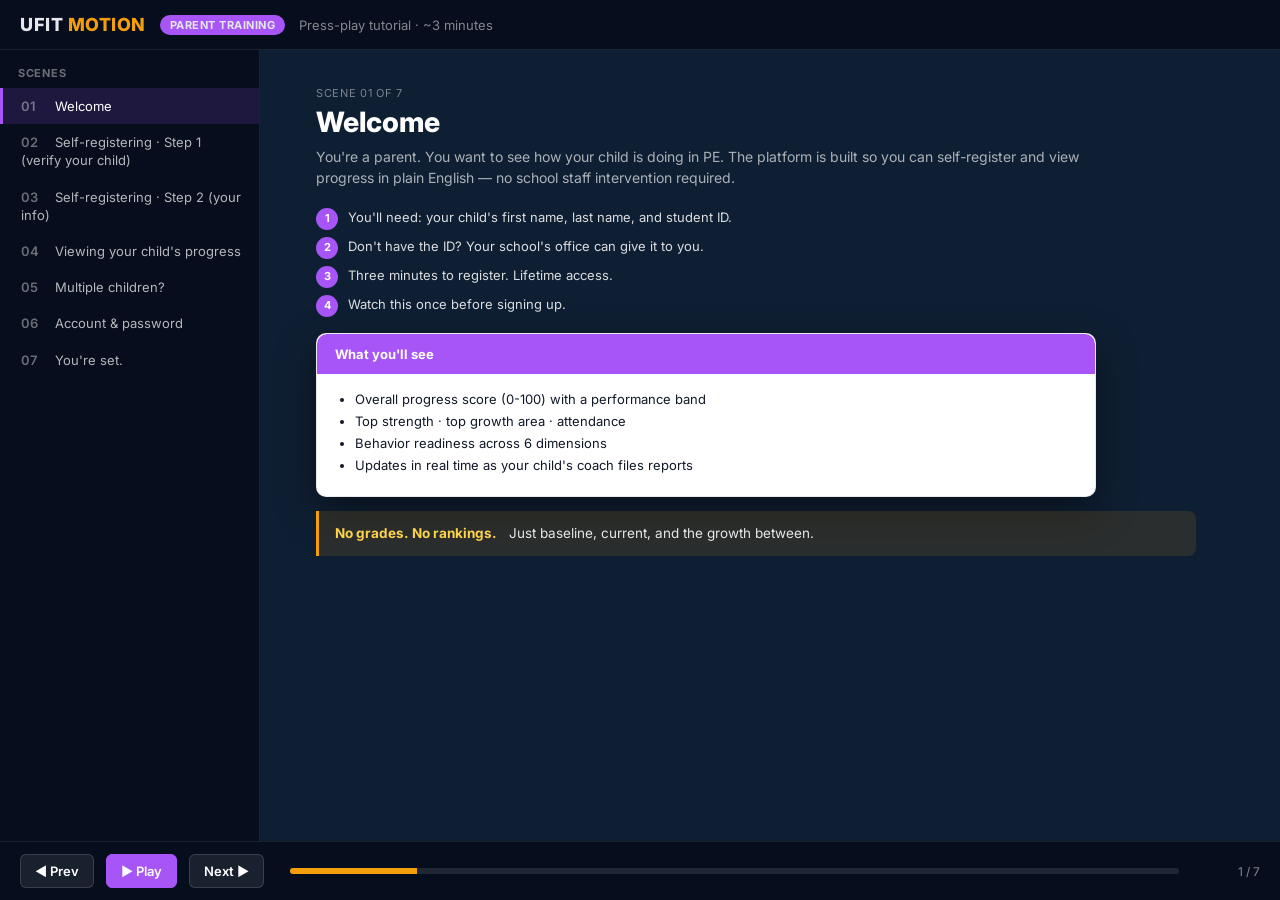
<file: training-parent.html>
<!DOCTYPE html>
<html lang="en">
<head>
<meta charset="UTF-8" />
<meta name="viewport" content="width=device-width, initial-scale=1" />
<title>Ufit Motion — Parent Training</title>
<link rel="preconnect" href="https://fonts.googleapis.com" />
<link rel="preconnect" href="https://fonts.gstatic.com" crossorigin />
<link href="https://fonts.googleapis.com/css2?family=Inter:wght@400;500;600;700;800;900&display=swap" rel="stylesheet" />
<style>
  *,*::before,*::after{box-sizing:border-box;margin:0;padding:0}
  body{font-family:'Inter',system-ui,sans-serif;background:#0A1628;color:#E5E7EB;height:100vh;overflow:hidden;display:flex;flex-direction:column}
  header{padding:14px 20px;background:#060E1D;border-bottom:1px solid rgba(255,255,255,.08);display:flex;align-items:center;gap:14px}
  .brand{font-weight:800;font-size:18px;letter-spacing:.5px}
  .brand .y{color:#F59E0B}
  .crumb{color:rgba(255,255,255,.5);font-size:13px}
  .role-pill{padding:3px 10px;background:#A855F7;border-radius:999px;font-size:11px;font-weight:700;letter-spacing:.5px;text-transform:uppercase}
  main{flex:1;display:flex;overflow:hidden}
  aside{width:260px;background:#060E1D;border-right:1px solid rgba(255,255,255,.08);overflow-y:auto;padding:16px 0;flex-shrink:0}
  aside h3{font-size:11px;text-transform:uppercase;letter-spacing:.7px;color:rgba(255,255,255,.4);padding:0 18px;margin-bottom:8px}
  .bk{display:block;width:100%;text-align:left;background:transparent;color:rgba(255,255,255,.7);border:0;padding:9px 18px;font-size:13px;cursor:pointer;font-family:inherit;border-left:3px solid transparent;line-height:1.4}
  .bk:hover{background:rgba(255,255,255,.04);color:#fff}
  .bk.active{background:rgba(168,85,247,.15);color:#fff;border-left-color:#A855F7}
  .bk .num{display:inline-block;width:30px;color:rgba(255,255,255,.4);font-weight:600}
  #stage{flex:1;position:relative;overflow:hidden;background:#0F1F33}
  .scene{position:absolute;inset:0;opacity:0;transition:opacity .5s ease;pointer-events:none;padding:36px 56px;overflow-y:auto}
  .scene.active{opacity:1;pointer-events:auto}
  .scene-num{font-size:11px;letter-spacing:.7px;text-transform:uppercase;color:rgba(255,255,255,.45);margin-bottom:6px}
  .scene h1{font-size:28px;line-height:1.2;color:#fff;margin-bottom:6px;font-weight:800}
  .subtitle{color:rgba(255,255,255,.65);font-size:14px;margin-bottom:18px;max-width:780px;line-height:1.55}
  .steps{margin:6px 0 16px;padding-left:0;list-style:none;color:rgba(255,255,255,.85);max-width:780px;counter-reset:stp}
  .steps li{margin:6px 0;display:flex;gap:10px;font-size:13px;line-height:1.6}
  .steps li::before{content:counter(stp);counter-increment:stp;width:22px;height:22px;background:#A855F7;color:#fff;border-radius:50%;display:flex;align-items:center;justify-content:center;font-weight:700;font-size:11px;flex-shrink:0;margin-top:1px}
  .steps code{background:rgba(255,255,255,.08);padding:1px 6px;border-radius:3px;font-size:12px}
  .caption{display:flex;gap:12px;background:rgba(245,158,11,.12);border-left:3px solid #F59E0B;border-radius:0 8px 8px 0;padding:12px 16px;margin-top:14px;max-width:880px;font-size:13.5px;line-height:1.5}
  .caption strong{color:#FCD34D}
  .mock{background:#fff;color:#111827;border-radius:10px;box-shadow:0 14px 40px rgba(0,0,0,.45);overflow:hidden;border:1px solid rgba(0,0,0,.08);max-width:780px;margin-bottom:14px;padding:20px}
  .mock-h{background:#A855F7;color:#fff;font-weight:700;padding:12px 18px;font-size:13px;margin:-20px -20px 14px;border-radius:10px 10px 0 0}
  .pill{display:inline-block;padding:2px 9px;border-radius:999px;font-size:11px;font-weight:600}
  .pill-ok{background:#DCFCE7;color:#15803D} .pill-blue{background:#DBEAFE;color:#1E3A8A}
  .form{background:#F9FAFB;padding:8px 10px;border-radius:6px;font-size:12.5px;color:#111827;border:1px solid #E5E7EB;margin-bottom:6px}
  .lbl{font-size:10.5px;color:#6B7280;text-transform:uppercase;letter-spacing:.3px;margin-bottom:2px}
  footer{background:#060E1D;border-top:1px solid rgba(255,255,255,.08);padding:12px 20px;display:flex;align-items:center;gap:12px}
  .btn{background:rgba(255,255,255,.08);color:#fff;border:1px solid rgba(255,255,255,.14);border-radius:6px;padding:8px 14px;font-size:13px;font-family:inherit;cursor:pointer;font-weight:600}
  .btn:hover{background:rgba(255,255,255,.16)}
  .btn.primary{background:#A855F7;border-color:#A855F7}
  #progress{flex:1;height:6px;background:rgba(255,255,255,.1);border-radius:3px;overflow:hidden;margin:0 14px}
  #fill{height:100%;background:#F59E0B;width:0;transition:width .3s linear}
  #count{font-size:12px;color:rgba(255,255,255,.5);min-width:55px;text-align:right}
  @media (max-width:760px){aside{display:none}.scene{padding:20px}.scene h1{font-size:22px}}
</style>
</head>
<body>
<header>
  <div class="brand">UFIT <span class="y">MOTION</span></div>
  <div class="role-pill">Parent Training</div>
  <div class="crumb">Press-play tutorial · ~3 minutes</div>
</header>
<main>
  <aside><h3>Scenes</h3><div id="bk"></div></aside>
  <div id="stage"></div>
</main>
<footer>
  <button class="btn" id="prev">◀ Prev</button>
  <button class="btn primary" id="play">▶ Play</button>
  <button class="btn" id="next">Next ▶</button>
  <div id="progress"><div id="fill"></div></div>
  <span id="count"></span>
</footer>
<script>
const SCENES = [
  {
    title: "Welcome",
    sub: "You're a parent. You want to see how your child is doing in PE. The platform is built so you can self-register and view progress in plain English — no school staff intervention required.",
    steps: [
      "You'll need: your child's first name, last name, and student ID.",
      "Don't have the ID? Your school's office can give it to you.",
      "Three minutes to register. Lifetime access.",
      "Watch this once before signing up.",
    ],
    mock: `<div class="mock"><div class="mock-h">What you'll see</div>
      <ul style="margin-left:18px;font-size:13px;line-height:1.7;">
        <li>Overall progress score (0-100) with a performance band</li>
        <li>Top strength · top growth area · attendance</li>
        <li>Behavior readiness across 6 dimensions</li>
        <li>Updates in real time as your child's coach files reports</li>
      </ul></div>`,
    cap: "<strong>No grades. No rankings.</strong> Just baseline, current, and the growth between."
  },
  {
    title: "Self-registering · Step 1 (verify your child)",
    sub: "Enter your child's name + student ID. The system verifies it's a real student before letting you continue.",
    steps: [
      "Open <code>ufitmotion.onrender.com/login</code>",
      "Click <strong>Parent Portal</strong> (family icon)",
      "Click <strong>Create Account</strong> below the Sign In form",
      "Enter your child's first name, last name, and student ID",
      "Click <strong>Continue</strong>. The system shows ✓ Verified if everything matches.",
    ],
    mock: `<div class="mock"><div class="mock-h">Verify Student</div>
      <div style="font-size:11.5px;color:#6B7280;margin-bottom:8px;">Enter your child's full name and student ID exactly as it appears on school records.</div>
      <div class="lbl">First Name</div><div class="form">Sam</div>
      <div class="lbl">Last Name</div><div class="form">Quinn</div>
      <div class="lbl">Student ID</div><div class="form" style="font-family:ui-monospace,Menlo,monospace;color:#1E40AF;font-weight:700;">LAUSD-2026-0001</div>
      <div style="background:#ECFDF5;border:1px solid #A7F3D0;border-radius:6px;padding:10px;font-size:12px;color:#15803D;margin-top:8px;">✓ Verified — <strong>Sam Quinn</strong>, Grade 3, Lincoln Elementary</div></div>`,
    cap: "<strong>If verification fails:</strong> double-check the spelling. Names + ID must match school records exactly. Your school's office can help."
  },
  {
    title: "Self-registering · Step 2 (your info)",
    sub: "Now your details — name, email, phone, relationship, and a password (8+ characters). Submit and you're in.",
    steps: [
      "First name + last name (yours, not your child's)",
      "Email — this is your login + where reset links go",
      "Phone — for ops contact only, not shown to coaches",
      'Relationship — Mother / Father / Guardian / Grandparent / Other',
      "Password — 8+ characters",
      "Click <strong>Create Account</strong> → auto-logged in to your child's progress view",
    ],
    mock: `<div class="mock"><div class="mock-h">Your Information</div>
      <div style="display:grid;grid-template-columns:1fr 1fr;gap:8px;">
        <div><div class="lbl">First</div><div class="form">Jamie</div></div>
        <div><div class="lbl">Last</div><div class="form">Quinn</div></div>
      </div>
      <div class="lbl">Email</div><div class="form">jamie.quinn@gmail.com</div>
      <div class="lbl">Phone</div><div class="form">(555) 123-4567</div>
      <div class="lbl">Relationship</div><div class="form">Mother ▾</div>
      <div class="lbl">Password</div><div class="form">••••••••</div></div>`,
    cap: "<strong>Both parent slots full?</strong> If your child already has two parents registered, your account creates but stays unlinked. Email <code>operations@ufitonline.net</code> for help."
  },
  {
    title: "Viewing your child's progress",
    sub: "Read-only. There's nothing to fill in — Ufit's coaches do all the data entry. Updates show up as the season progresses.",
    steps: [
      "<strong>Overall UFIT score</strong> (0-100) with a performance band: Emerging / Developing / On Track / Proficient / Advanced",
      "<strong>Top strength</strong> — your child's highest-scoring skill",
      "<strong>Top growth</strong> — biggest improvement from baseline",
      "<strong>Attendance</strong> — how many sessions your child attended",
      "<strong>Behavior readiness</strong> — six dimensions (teamwork, effort, self-control, listening, sportsmanship, confidence)",
    ],
    mock: `<div class="mock"><div class="mock-h">Sam Quinn · Spring 2026 Progress</div>
      <div style="display:flex;align-items:center;justify-content:space-between;margin-bottom:8px;"><div><div style="font-weight:800;font-size:18px;">78 / 100</div><div style="font-size:11px;color:#6B7280;">Overall UFIT score</div></div><span class="pill pill-ok">On Track</span></div>
      <div style="height:8px;background:#F3F4F6;border-radius:999px;overflow:hidden;margin-bottom:10px;"><div style="width:78%;height:100%;background:linear-gradient(90deg,#10B981,#3B82F6);"></div></div>
      <div style="display:flex;gap:6px;">
        <div style="flex:1;background:#F9FAFB;border-radius:6px;padding:8px;"><div style="font-size:10px;color:#6B7280;">TOP STRENGTH</div><div style="font-size:13px;font-weight:700;">Dribbling · 80</div></div>
        <div style="flex:1;background:#F9FAFB;border-radius:6px;padding:8px;"><div style="font-size:10px;color:#6B7280;">TOP GROWTH</div><div style="font-size:13px;font-weight:700;">+15 · Receiving</div></div>
        <div style="flex:1;background:#F9FAFB;border-radius:6px;padding:8px;"><div style="font-size:10px;color:#6B7280;">ATTENDANCE</div><div style="font-size:13px;font-weight:700;">96%</div></div>
      </div></div>`,
    cap: "<strong>Plain English.</strong> No grades, no rankings — just where your child started, where they are now, and what's improving."
  },
  {
    title: "Multiple children?",
    sub: "Once you've registered with one child, you can add more from your dashboard.",
    steps: [
      "From your dashboard, click <strong>My Children</strong>",
      "Click <strong>+ Add Another Child</strong>",
      "Repeat the verification step (first / last / student ID)",
      "Both children appear on your dashboard going forward",
    ],
    mock: `<div class="mock"><div class="mock-h">My Children</div>
      <div style="background:#F9FAFB;border:1px solid #E5E7EB;border-radius:6px;padding:12px;margin-bottom:6px;"><strong>Sam Quinn</strong> · Grade 3 · Lincoln Elementary <span class="pill pill-ok" style="float:right;">On Track</span></div>
      <div style="background:#F9FAFB;border:1px solid #E5E7EB;border-radius:6px;padding:12px;"><strong>Riley Quinn</strong> · Grade 1 · Lincoln Elementary <span class="pill pill-blue" style="float:right;">Proficient</span></div>
      <div style="text-align:center;margin-top:10px;color:#A855F7;font-weight:600;font-size:12px;">+ Add Another Child</div></div>`,
    cap: "<strong>One account, all your children.</strong> No need to create separate accounts per child."
  },
  {
    title: "Account &amp; password",
    sub: "Two settings to know: update your contact info, and change your password.",
    steps: [
      "Settings → <strong>My Profile</strong> → edit name, email, phone, preferred contact",
      "Settings → <strong>Change Password</strong> → enter current + new (8+ chars)",
      "Forgot your password? Login screen → 'Forgot password?' → reset link arrives in ~30 sec",
      "Need to disable parent-portal access? Email <code>operations@ufitonline.net</code>",
    ],
    mock: `<div class="mock"><div class="mock-h">Settings</div>
      <div style="border-bottom:1px solid #F3F4F6;padding:10px 0;font-size:13px;"><strong>My Profile</strong> <span style="color:#6B7280;">→ name, email, phone</span></div>
      <div style="border-bottom:1px solid #F3F4F6;padding:10px 0;font-size:13px;"><strong>Change Password</strong> <span style="color:#6B7280;">→ current, new (8+ chars)</span></div>
      <div style="padding:10px 0;font-size:13px;color:#B91C1C;"><strong>Sign Out</strong></div></div>`,
    cap: "<strong>Privacy guaranteed.</strong> Your contact info is never shared with other parents or with the school's coaches."
  },
  {
    title: "You're set.",
    sub: "Sign up takes 3 minutes. Once registered, you can check in any time. Updates show up as your child's coach files reports.",
    steps: [
      "Visit <code>ufitmotion.onrender.com/login</code>",
      "Click Parent Portal → Create Account",
      "Verify with your child's name + student ID",
      "Check progress as often as you'd like",
      "Questions? Email <code>operations@ufitonline.net</code> — real humans respond.",
    ],
    mock: `<div class="mock" style="background:linear-gradient(135deg,#A855F7,#7C3AED);color:#fff;text-align:center;padding:32px;">
      <div style="font-weight:900;font-size:24px;letter-spacing:.5px;">UFIT <span style="color:#F59E0B;">MOTION</span></div>
      <div style="opacity:.9;margin-top:6px;font-size:13px;">A clear window into your child's PE program.</div></div>`,
    cap: "<strong>Privacy first.</strong> Your child's records are protected under FERPA. Read our Privacy Policy at <code>/privacy</code>."
  }
];

const stage=document.getElementById('stage'),bk=document.getElementById('bk'),fill=document.getElementById('fill'),count=document.getElementById('count');
let cur=0,playing=false,timer=null;const MS=27000;
SCENES.forEach((s,i)=>{const d=document.createElement('div');d.className='scene';d.id='s'+i;
const stp=(s.steps||[]).map(x=>`<li>${x}</li>`).join('');
d.innerHTML=`<div class="scene-num">Scene ${String(i+1).padStart(2,'0')} of ${SCENES.length}</div><h1>${s.title}</h1><div class="subtitle">${s.sub}</div><ul class="steps">${stp}</ul>${s.mock||''}<div class="caption">${s.cap}</div>`;
stage.appendChild(d);
const b=document.createElement('button');b.className='bk';b.dataset.idx=i;b.innerHTML=`<span class="num">${String(i+1).padStart(2,'0')}</span> ${s.title}`;b.onclick=()=>go(i);bk.appendChild(b);});
function go(i){if(i<0||i>=SCENES.length)return;document.querySelectorAll('.scene').forEach(e=>e.classList.remove('active'));document.querySelectorAll('.bk').forEach(e=>e.classList.remove('active'));document.getElementById('s'+i).classList.add('active');document.querySelector(`.bk[data-idx="${i}"]`).classList.add('active');cur=i;count.textContent=`${i+1} / ${SCENES.length}`;fill.style.width=`${((i+1)/SCENES.length)*100}%`;document.querySelector(`.bk[data-idx="${i}"]`).scrollIntoView({block:'nearest',behavior:'smooth'});}
document.getElementById('next').onclick=()=>{stop();go(Math.min(SCENES.length-1,cur+1));};
document.getElementById('prev').onclick=()=>{stop();go(Math.max(0,cur-1));};
document.getElementById('play').onclick=()=>playing?stop():play();
addEventListener('keydown',e=>{if(e.key==='ArrowRight')go(Math.min(SCENES.length-1,cur+1));else if(e.key==='ArrowLeft')go(Math.max(0,cur-1));else if(e.key===' '){e.preventDefault();playing?stop():play();}});
function play(){playing=true;document.getElementById('play').textContent='⏸ Pause';timer=setInterval(()=>{if(cur>=SCENES.length-1)return stop();go(cur+1);},MS);}
function stop(){playing=false;document.getElementById('play').textContent='▶ Play';clearInterval(timer);}
go(0);
</script>
</body>
</html>
</file>
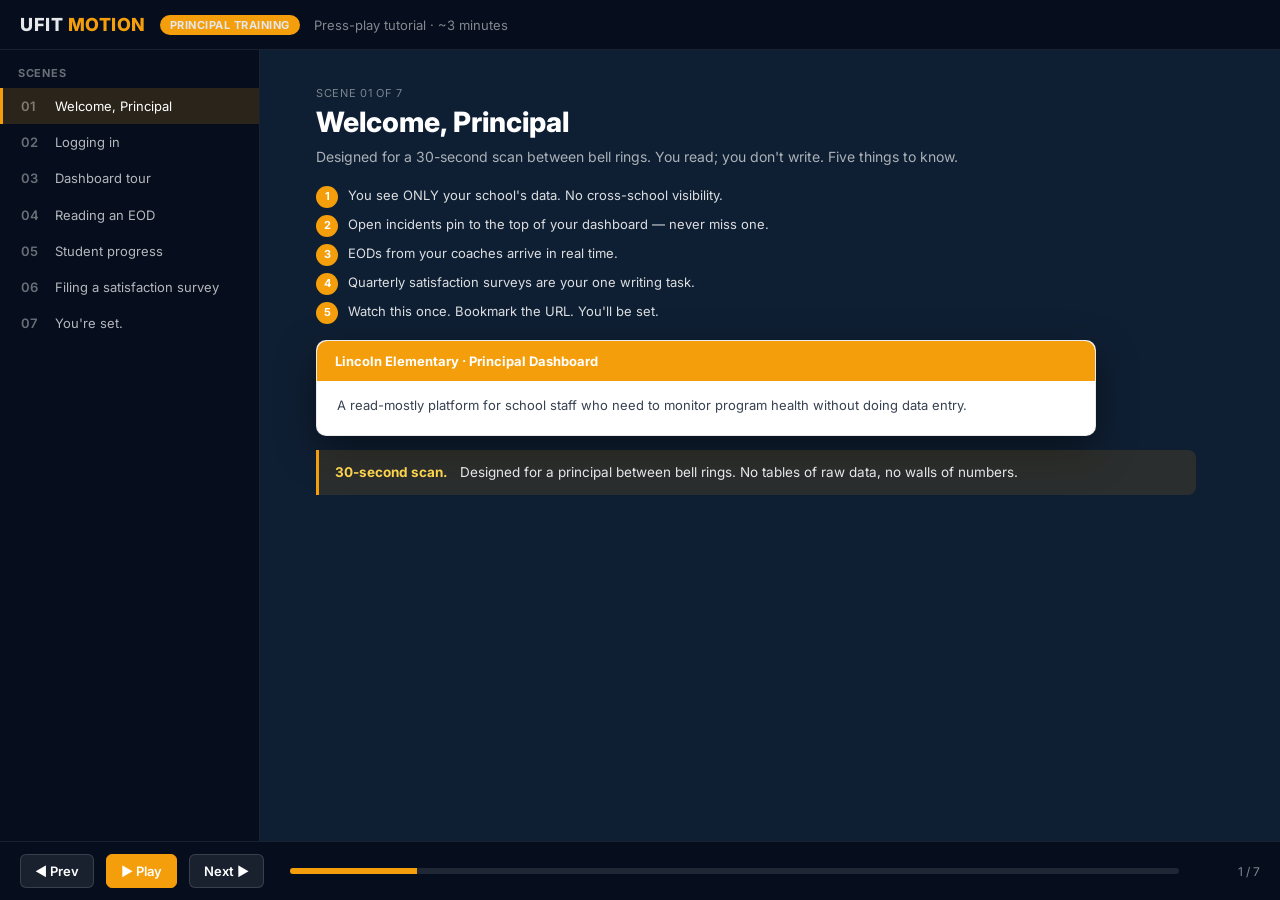
<file: training-principal.html>
<!DOCTYPE html>
<html lang="en">
<head>
<meta charset="UTF-8" />
<meta name="viewport" content="width=device-width, initial-scale=1" />
<title>Ufit Motion — Principal Training</title>
<link rel="preconnect" href="https://fonts.googleapis.com" />
<link rel="preconnect" href="https://fonts.gstatic.com" crossorigin />
<link href="https://fonts.googleapis.com/css2?family=Inter:wght@400;500;600;700;800;900&display=swap" rel="stylesheet" />
<style>
  *,*::before,*::after{box-sizing:border-box;margin:0;padding:0}
  body{font-family:'Inter',system-ui,sans-serif;background:#0A1628;color:#E5E7EB;height:100vh;overflow:hidden;display:flex;flex-direction:column}
  header{padding:14px 20px;background:#060E1D;border-bottom:1px solid rgba(255,255,255,.08);display:flex;align-items:center;gap:14px}
  .brand{font-weight:800;font-size:18px;letter-spacing:.5px}
  .brand .y{color:#F59E0B}
  .crumb{color:rgba(255,255,255,.5);font-size:13px}
  .role-pill{padding:3px 10px;background:#F59E0B;border-radius:999px;font-size:11px;font-weight:700;letter-spacing:.5px;text-transform:uppercase}
  main{flex:1;display:flex;overflow:hidden}
  aside{width:260px;background:#060E1D;border-right:1px solid rgba(255,255,255,.08);overflow-y:auto;padding:16px 0;flex-shrink:0}
  aside h3{font-size:11px;text-transform:uppercase;letter-spacing:.7px;color:rgba(255,255,255,.4);padding:0 18px;margin-bottom:8px}
  .bk{display:block;width:100%;text-align:left;background:transparent;color:rgba(255,255,255,.7);border:0;padding:9px 18px;font-size:13px;cursor:pointer;font-family:inherit;border-left:3px solid transparent;line-height:1.4}
  .bk:hover{background:rgba(255,255,255,.04);color:#fff}
  .bk.active{background:rgba(245,158,11,.15);color:#fff;border-left-color:#F59E0B}
  .bk .num{display:inline-block;width:30px;color:rgba(255,255,255,.4);font-weight:600}
  #stage{flex:1;position:relative;overflow:hidden;background:#0F1F33}
  .scene{position:absolute;inset:0;opacity:0;transition:opacity .5s ease;pointer-events:none;padding:36px 56px;overflow-y:auto}
  .scene.active{opacity:1;pointer-events:auto}
  .scene-num{font-size:11px;letter-spacing:.7px;text-transform:uppercase;color:rgba(255,255,255,.45);margin-bottom:6px}
  .scene h1{font-size:28px;line-height:1.2;color:#fff;margin-bottom:6px;font-weight:800}
  .subtitle{color:rgba(255,255,255,.65);font-size:14px;margin-bottom:18px;max-width:780px;line-height:1.55}
  .steps{margin:6px 0 16px;padding-left:0;list-style:none;color:rgba(255,255,255,.85);max-width:780px;counter-reset:stp}
  .steps li{margin:6px 0;display:flex;gap:10px;font-size:13px;line-height:1.6}
  .steps li::before{content:counter(stp);counter-increment:stp;width:22px;height:22px;background:#F59E0B;color:#fff;border-radius:50%;display:flex;align-items:center;justify-content:center;font-weight:700;font-size:11px;flex-shrink:0;margin-top:1px}
  .steps code{background:rgba(255,255,255,.08);padding:1px 6px;border-radius:3px;font-size:12px}
  .caption{display:flex;gap:12px;background:rgba(245,158,11,.12);border-left:3px solid #F59E0B;border-radius:0 8px 8px 0;padding:12px 16px;margin-top:14px;max-width:880px;font-size:13.5px;line-height:1.5}
  .caption strong{color:#FCD34D}
  .mock{background:#fff;color:#111827;border-radius:10px;box-shadow:0 14px 40px rgba(0,0,0,.45);overflow:hidden;border:1px solid rgba(0,0,0,.08);max-width:780px;margin-bottom:14px;padding:20px}
  .mock-h{background:#F59E0B;color:#fff;font-weight:700;padding:12px 18px;font-size:13px;margin:-20px -20px 14px;border-radius:10px 10px 0 0}
  .row{display:flex;gap:10px;flex-wrap:wrap;margin:10px 0}
  .pill{display:inline-block;padding:2px 9px;border-radius:999px;font-size:11px;font-weight:600}
  .pill-ok{background:#DCFCE7;color:#15803D} .pill-warn{background:#FEF3C7;color:#92400E} .pill-red{background:#FEE2E2;color:#B91C1C}
  .form{background:#F9FAFB;padding:8px 10px;border-radius:6px;font-size:12.5px;color:#111827;border:1px solid #E5E7EB;margin-bottom:6px}
  .lbl{font-size:10.5px;color:#6B7280;text-transform:uppercase;letter-spacing:.3px;margin-bottom:2px}
  footer{background:#060E1D;border-top:1px solid rgba(255,255,255,.08);padding:12px 20px;display:flex;align-items:center;gap:12px}
  .btn{background:rgba(255,255,255,.08);color:#fff;border:1px solid rgba(255,255,255,.14);border-radius:6px;padding:8px 14px;font-size:13px;font-family:inherit;cursor:pointer;font-weight:600}
  .btn:hover{background:rgba(255,255,255,.16)}
  .btn.primary{background:#F59E0B;border-color:#F59E0B;color:#fff}
  #progress{flex:1;height:6px;background:rgba(255,255,255,.1);border-radius:3px;overflow:hidden;margin:0 14px}
  #fill{height:100%;background:#F59E0B;width:0;transition:width .3s linear}
  #count{font-size:12px;color:rgba(255,255,255,.5);min-width:55px;text-align:right}
  @media (max-width:760px){aside{display:none}.scene{padding:20px}.scene h1{font-size:22px}}
</style>
</head>
<body>
<header>
  <div class="brand">UFIT <span class="y">MOTION</span></div>
  <div class="role-pill">Principal Training</div>
  <div class="crumb">Press-play tutorial · ~3 minutes</div>
</header>
<main>
  <aside><h3>Scenes</h3><div id="bk"></div></aside>
  <div id="stage"></div>
</main>
<footer>
  <button class="btn" id="prev">◀ Prev</button>
  <button class="btn primary" id="play">▶ Play</button>
  <button class="btn" id="next">Next ▶</button>
  <div id="progress"><div id="fill"></div></div>
  <span id="count"></span>
</footer>
<script>
const SCENES = [
  {
    title: "Welcome, Principal",
    sub: "Designed for a 30-second scan between bell rings. You read; you don't write. Five things to know.",
    steps: [
      "You see ONLY your school's data. No cross-school visibility.",
      "Open incidents pin to the top of your dashboard — never miss one.",
      "EODs from your coaches arrive in real time.",
      "Quarterly satisfaction surveys are your one writing task.",
      "Watch this once. Bookmark the URL. You'll be set.",
    ],
    mock: `<div class="mock"><div class="mock-h">Lincoln Elementary · Principal Dashboard</div>
      <p style="font-size:13px;color:#374151;line-height:1.55;">A read-mostly platform for school staff who need to monitor program health without doing data entry.</p></div>`,
    cap: "<strong>30-second scan.</strong> Designed for a principal between bell rings. No tables of raw data, no walls of numbers."
  },
  {
    title: "Logging in",
    sub: "Two-step. Once your password is set from the email link, this is muscle memory.",
    steps: [
      "Open <code>ufitmotion.onrender.com/login</code>",
      "Click <strong>Organization Portal</strong> (school icon)",
      "Email + password → <strong>Sign In</strong>",
      "First time? Use the Set Password link from the email Ufit sent you.",
    ],
    mock: `<div class="mock"><div class="mock-h">Sign in to Organization Portal</div>
      <div class="lbl">Email address</div><div class="form">sarah@lincoln.edu</div>
      <div class="lbl">Password</div><div class="form">••••••••••••</div>
      <div style="background:#F59E0B;color:#fff;padding:11px;border-radius:6px;text-align:center;font-weight:600;margin-top:8px;">Sign In</div></div>`,
    cap: "<strong>Forgot password?</strong> Click the link below Sign In; reset link arrives in ~30 sec."
  },
  {
    title: "Dashboard tour",
    sub: "What you see when you log in. Open incidents, EOD compliance, week's session count, latest EOD card.",
    steps: [
      "<strong>Open incidents banner</strong> (red, top of page) — any unresolved injuries / behavior / facility issues",
      "<strong>EOD on-time %</strong> — what fraction of this week's sessions had EODs filed same-day",
      "<strong>Sessions logged</strong> — count for this week",
      "<strong>Active students</strong> — total enrolled in your PE program",
      "<strong>Latest EOD card</strong> — most recent end-of-day report from your school's coaches",
    ],
    mock: `<div class="mock"><div class="mock-h">Lincoln Elementary · Spring 2026</div>
      <div style="background:#FEF2F2;border-left:3px solid #B91C1C;padding:10px;border-radius:0 6px 6px 0;font-size:12px;color:#991B1B;margin-bottom:10px;"><strong>1 open incident</strong> — Sam Quinn, ankle injury (Medium, 2026-05-09) → Review</div>
      <div class="row">
        <div style="flex:1;padding:8px;background:#F9FAFB;border-radius:6px;text-align:center;"><div style="font-size:18px;font-weight:800;color:#10B981;">96%</div><div style="font-size:10px;color:#6B7280;">EOD ON TIME</div></div>
        <div style="flex:1;padding:8px;background:#F9FAFB;border-radius:6px;text-align:center;"><div style="font-size:18px;font-weight:800;">12</div><div style="font-size:10px;color:#6B7280;">SESSIONS</div></div>
        <div style="flex:1;padding:8px;background:#F9FAFB;border-radius:6px;text-align:center;"><div style="font-size:18px;font-weight:800;">126</div><div style="font-size:10px;color:#6B7280;">STUDENTS</div></div>
      </div></div>`,
    cap: "<strong>Open incidents are pinned.</strong> If something needs your attention, you'll see it the moment you log in."
  },
  {
    title: "Reading an EOD",
    sub: "What the coach saw and did during a session. Open this when something stands out — high engagement, a behavior moment, an incident flag.",
    steps: [
      "Sidebar → <strong>EOD Reports</strong>",
      "Reports listed newest first. Click any row to expand.",
      "You see: activities, engagement, behavior summary, success story, challenge, any flagged incidents",
      'Reports flagged "principal communication needed" highlight at the top',
      "No edits — read only.",
    ],
    mock: `<div class="mock"><div class="mock-h">EOD · Lincoln · Period 3 · Coach Williams · 2026-05-09</div>
      <div class="lbl">Activities completed</div><div class="form" style="font-size:12px;">Dribbling drills · Chest pass · 4-on-4 game</div>
      <div class="lbl">Engagement</div><div class="form" style="font-size:12px;">High — 28 of 30 students active most of session</div>
      <div class="lbl">Success story</div><div class="form" style="font-size:12px;">Marcus made his first 3-pointer; whole class cheered.</div>
      <span class="pill pill-ok">✓ On time · 3:42 PM</span></div>`,
    cap: "<strong>You read; you don't write.</strong> EODs come from your coaches in real time."
  },
  {
    title: "Student progress",
    sub: "Read-only view of every student in your school's PE program. Baseline → current → growth. Search or filter by grade.",
    steps: [
      "Sidebar → <strong>My Students</strong>",
      "Search by name OR filter by grade level",
      "Click a student → see baseline / current / growth across all assessed skills",
      "Plus: behavior readiness ratings + attendance %",
      "If a parent asks, you can show them the same view they'd see in their parent portal",
    ],
    mock: `<div class="mock"><div class="mock-h">Sam Quinn · Spring 2026 Progress</div>
      <div style="display:flex;align-items:center;justify-content:space-between;margin-bottom:8px;"><div><div style="font-weight:800;font-size:18px;">78 / 100</div><div style="font-size:11px;color:#6B7280;">Overall UFIT score</div></div><span class="pill pill-ok">On Track</span></div>
      <div style="height:6px;background:#F3F4F6;border-radius:999px;overflow:hidden;"><div style="width:78%;height:100%;background:linear-gradient(90deg,#10B981,#3B82F6);"></div></div></div>`,
    cap: "<strong>No grades, no rankings.</strong> Just baseline, current, and the growth between."
  },
  {
    title: "Filing a satisfaction survey",
    sub: "Quarterly. Ufit operations sends a reminder. Your responses go to ops, not to the coaches you're rating.",
    steps: [
      "Sidebar → <strong>Surveys</strong>",
      "Click <strong>+ New Survey</strong>",
      "Rate: overall satisfaction (1-5) · program impact (1-5) · communication quality (1-5)",
      "Free-text suggestions box for anything else",
      "Submit. Coaches don't see your individual ratings — only ops aggregates.",
    ],
    mock: `<div class="mock"><div class="mock-h">Quarterly Satisfaction Survey · Spring 2026</div>
      <div class="lbl">Overall Satisfaction</div><div class="form">★★★★☆ — 4 of 5</div>
      <div class="lbl">Program Impact</div><div class="form">★★★★★ — 5 of 5</div>
      <div class="lbl">Communication Quality</div><div class="form">★★★★☆ — 4 of 5</div>
      <div class="lbl">Suggestions</div><div class="form" style="font-size:12px;">Would love a quarterly in-person meeting with the coach team.</div></div>`,
    cap: "<strong>Your feedback matters.</strong> Ops uses surveys to coach the coaches and improve the program."
  },
  {
    title: "You're set.",
    sub: "Log in once a week (or more if something pings you). Read the dashboard. Click into anything that stands out. File the survey when prompted.",
    steps: [
      "Bookmark <code>ufitmotion.onrender.com/login</code>",
      "Log in once or twice a week (or more during the first month)",
      "If a critical incident hits, you'll see it at the top of your dashboard immediately",
      "Quarterly: file the satisfaction survey",
      "Stuck? Top-nav <strong>?</strong> icon → ops responds within hours",
    ],
    mock: `<div class="mock" style="background:linear-gradient(135deg,#F59E0B,#D97706);color:#fff;text-align:center;padding:32px;">
      <div style="font-weight:900;font-size:24px;letter-spacing:.5px;">UFIT <span style="color:#fff;">MOTION</span></div>
      <div style="opacity:.9;margin-top:6px;font-size:13px;">A 30-second window into your school's PE program.</div></div>`,
    cap: "<strong>You're not the audience for data entry.</strong> You're the audience for trust. Every screen reflects that."
  }
];

const stage=document.getElementById('stage'),bk=document.getElementById('bk'),fill=document.getElementById('fill'),count=document.getElementById('count');
let cur=0,playing=false,timer=null;const MS=27000;
SCENES.forEach((s,i)=>{const d=document.createElement('div');d.className='scene';d.id='s'+i;
const stp=(s.steps||[]).map(x=>`<li>${x}</li>`).join('');
d.innerHTML=`<div class="scene-num">Scene ${String(i+1).padStart(2,'0')} of ${SCENES.length}</div><h1>${s.title}</h1><div class="subtitle">${s.sub}</div><ul class="steps">${stp}</ul>${s.mock||''}<div class="caption">${s.cap}</div>`;
stage.appendChild(d);
const b=document.createElement('button');b.className='bk';b.dataset.idx=i;b.innerHTML=`<span class="num">${String(i+1).padStart(2,'0')}</span> ${s.title}`;b.onclick=()=>go(i);bk.appendChild(b);});
function go(i){if(i<0||i>=SCENES.length)return;document.querySelectorAll('.scene').forEach(e=>e.classList.remove('active'));document.querySelectorAll('.bk').forEach(e=>e.classList.remove('active'));document.getElementById('s'+i).classList.add('active');document.querySelector(`.bk[data-idx="${i}"]`).classList.add('active');cur=i;count.textContent=`${i+1} / ${SCENES.length}`;fill.style.width=`${((i+1)/SCENES.length)*100}%`;document.querySelector(`.bk[data-idx="${i}"]`).scrollIntoView({block:'nearest',behavior:'smooth'});}
document.getElementById('next').onclick=()=>{stop();go(Math.min(SCENES.length-1,cur+1));};
document.getElementById('prev').onclick=()=>{stop();go(Math.max(0,cur-1));};
document.getElementById('play').onclick=()=>playing?stop():play();
addEventListener('keydown',e=>{if(e.key==='ArrowRight')go(Math.min(SCENES.length-1,cur+1));else if(e.key==='ArrowLeft')go(Math.max(0,cur-1));else if(e.key===' '){e.preventDefault();playing?stop():play();}});
function play(){playing=true;document.getElementById('play').textContent='⏸ Pause';timer=setInterval(()=>{if(cur>=SCENES.length-1)return stop();go(cur+1);},MS);}
function stop(){playing=false;document.getElementById('play').textContent='▶ Play';clearInterval(timer);}
go(0);
</script>
</body>
</html>
</file>
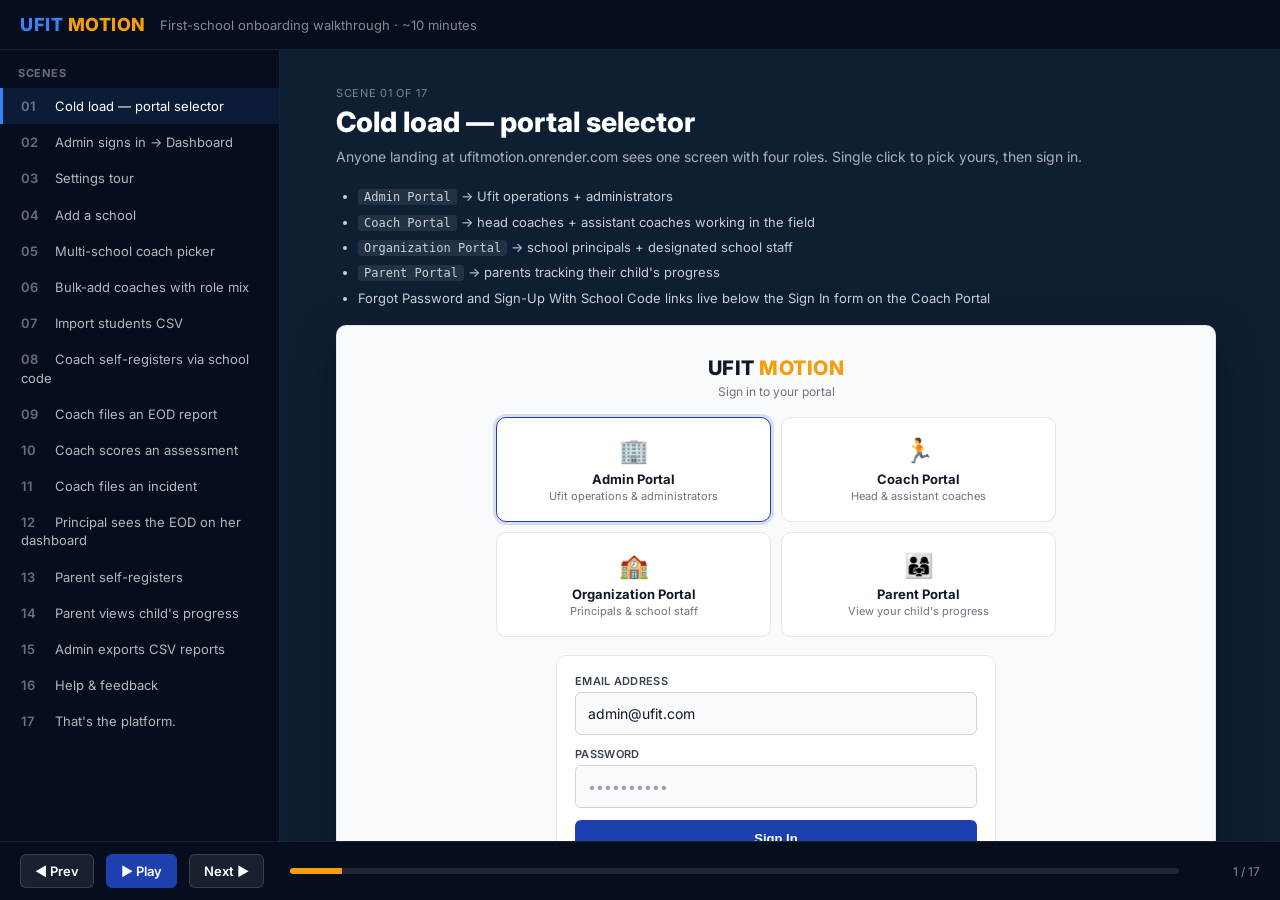
<file: walkthrough.html>
<!DOCTYPE html>
<html lang="en">
<head>
<meta charset="UTF-8" />
<meta name="viewport" content="width=device-width, initial-scale=1" />
<title>Ufit Motion — Walkthrough</title>
<link rel="preconnect" href="https://fonts.googleapis.com" />
<link rel="preconnect" href="https://fonts.gstatic.com" crossorigin />
<link href="https://fonts.googleapis.com/css2?family=Inter:wght@400;500;600;700;800;900&display=swap" rel="stylesheet" />
<style>
  *,*::before,*::after{box-sizing:border-box;margin:0;padding:0}
  body{font-family:'Inter',system-ui,sans-serif;background:#0A1628;color:#E5E7EB;height:100vh;overflow:hidden;display:flex;flex-direction:column}
  header{padding:14px 20px;background:#060E1D;border-bottom:1px solid rgba(255,255,255,0.08);display:flex;align-items:center;gap:14px}
  .brand{font-weight:800;font-size:18px;letter-spacing:.5px}
  .brand .blue{color:#3B82F6} .brand .yellow{color:#F59E0B}
  .crumb{color:rgba(255,255,255,.5);font-size:13px}
  main{flex:1;display:flex;overflow:hidden}
  aside{width:280px;background:#060E1D;border-right:1px solid rgba(255,255,255,0.08);overflow-y:auto;padding:16px 0;flex-shrink:0}
  aside h3{font-size:11px;text-transform:uppercase;letter-spacing:.7px;color:rgba(255,255,255,.4);padding:0 18px;margin-bottom:8px}
  .bookmark{display:block;width:100%;text-align:left;background:transparent;color:rgba(255,255,255,.7);border:0;padding:9px 18px;font-size:13px;cursor:pointer;font-family:inherit;border-left:3px solid transparent;line-height:1.4}
  .bookmark:hover{background:rgba(255,255,255,.04);color:#fff}
  .bookmark.active{background:rgba(59,130,246,.12);color:#fff;border-left-color:#3B82F6}
  .bookmark .num{display:inline-block;width:30px;color:rgba(255,255,255,.4);font-weight:600}
  #stage{flex:1;position:relative;overflow:hidden;background:#0F1F33}
  .scene{position:absolute;inset:0;opacity:0;transition:opacity .5s ease;pointer-events:none;padding:36px 56px;overflow-y:auto}
  .scene.active{opacity:1;pointer-events:auto}
  .scene-num{font-size:11px;letter-spacing:.7px;text-transform:uppercase;color:rgba(255,255,255,.45);margin-bottom:6px}
  .scene h1{font-size:28px;line-height:1.2;color:#fff;margin-bottom:6px;font-weight:800}
  .scene .subtitle{color:rgba(255,255,255,.65);font-size:14px;margin-bottom:18px;max-width:780px;line-height:1.55}
  .scene .bullets{margin:6px 0 16px;padding-left:22px;color:rgba(255,255,255,.78);max-width:780px;font-size:13px;line-height:1.7}
  .scene .bullets li{margin:3px 0}
  .scene .bullets code{background:rgba(255,255,255,.08);padding:1px 6px;border-radius:3px;font-size:12px}
  .scene .caption{display:flex;gap:12px;align-items:flex-start;background:rgba(245,158,11,.12);border-left:3px solid #F59E0B;border-radius:0 8px 8px 0;padding:12px 16px;margin-top:14px;max-width:880px;font-size:13.5px;line-height:1.5}
  .scene .caption strong{color:#FCD34D}

  /* ---------- Mock UI primitives — high-fidelity Ufit Motion chrome ---------- */
  .mock-row-h{display:flex;gap:14px;flex-wrap:wrap;align-items:flex-start}
  .mock{background:#fff;color:#111827;border-radius:10px;box-shadow:0 14px 40px rgba(0,0,0,.45);overflow:hidden;border:1px solid rgba(0,0,0,.08);max-width:880px;margin-bottom:14px}

  /* Full app shell mock — sidebar + top-nav + body */
  .app-shell{display:flex;background:#F9FAFB;min-height:340px;font-size:13px}
  .app-sb{width:148px;background:#0A2463;color:#fff;padding:14px 0;flex-shrink:0}
  .app-sb-logo{padding:0 14px;font-weight:800;font-size:14px;letter-spacing:.5px;color:#fff;margin-bottom:14px}
  .app-sb-logo .y{color:#F59E0B}
  .app-sb-item{padding:8px 14px;color:rgba(255,255,255,.75);font-size:12px;cursor:default;border-left:3px solid transparent}
  .app-sb-item.active{background:rgba(255,255,255,.08);color:#fff;border-left-color:#F59E0B;font-weight:600}
  .app-main{flex:1;display:flex;flex-direction:column;min-width:0}
  .app-top{height:46px;background:#fff;border-bottom:1px solid #E5E7EB;display:flex;align-items:center;justify-content:space-between;padding:0 14px;font-size:12.5px}
  .app-top-l{font-weight:600;color:#111827}
  .app-top-r{display:flex;gap:6px;align-items:center}
  .app-icon{width:28px;height:28px;border-radius:50%;background:#F3F4F6;display:flex;align-items:center;justify-content:center;font-size:12px;color:#6B7280}
  .app-avatar{width:28px;height:28px;border-radius:50%;background:#1E40AF;color:#fff;display:flex;align-items:center;justify-content:center;font-size:11px;font-weight:700}
  .app-body{flex:1;padding:16px;overflow:hidden;background:#F9FAFB}
  .app-h2{font-size:18px;font-weight:700;color:#111827;margin-bottom:2px}
  .app-h2-sub{font-size:11.5px;color:#6B7280;margin-bottom:14px}

  /* Stat cards grid */
  .stats-grid{display:grid;grid-template-columns:repeat(4,1fr);gap:8px;margin-bottom:14px}
  .stat-card{background:#fff;border:1px solid #E5E7EB;border-radius:8px;padding:10px}
  .stat-icon{font-size:14px;margin-bottom:4px}
  .stat-val{font-size:18px;font-weight:800;color:#111827;line-height:1}
  .stat-lbl{font-size:10.5px;color:#6B7280;margin-top:3px;text-transform:uppercase;letter-spacing:.3px}
  .stat-card.green .stat-val{color:#10B981}
  .stat-card.yellow .stat-val{color:#F59E0B}

  /* Login portal selector */
  .portal-grid{display:grid;grid-template-columns:repeat(2,1fr);gap:10px;max-width:560px;margin:0 auto}
  .portal-card{padding:18px;background:#fff;border:1px solid #E5E7EB;border-radius:10px;text-align:center}
  .portal-card.sel{border-color:#1E40AF;box-shadow:0 0 0 3px rgba(30,64,175,.15)}
  .portal-emoji{font-size:24px;margin-bottom:6px}
  .portal-name{font-weight:700;color:#111827;font-size:13px}
  .portal-sub{color:#6B7280;font-size:11px;margin-top:2px}

  /* Form / modal styling */
  .modal-card{background:#fff;border-radius:10px;border:1px solid #E5E7EB;max-width:440px}
  .modal-h{background:#1E40AF;color:#fff;padding:12px 18px;font-weight:700;font-size:14px;border-radius:10px 10px 0 0;display:flex;justify-content:space-between;align-items:center}
  .modal-h .x{opacity:.7;cursor:default}
  .modal-b{padding:18px}
  .form-group{margin-bottom:12px}
  .form-label{display:block;font-size:11px;font-weight:600;color:#374151;margin-bottom:4px;text-transform:uppercase;letter-spacing:.3px}
  .form-input{width:100%;padding:8px 10px;border:1px solid #D1D5DB;border-radius:6px;font-size:13px;background:#F9FAFB;color:#111827;font-family:inherit}
  .form-input.lg{padding:12px;font-size:14px}
  .btn-row{display:flex;gap:8px;justify-content:flex-end;margin-top:12px}
  .btn-blue{background:#1E40AF;color:#fff;padding:8px 16px;border-radius:6px;font-size:12.5px;font-weight:600;border:0;display:inline-flex;align-items:center;gap:6px}
  .btn-ghost{background:#fff;color:#6B7280;padding:8px 14px;border-radius:6px;font-size:12.5px;border:1px solid #D1D5DB}
  .btn-yellow{background:#F59E0B;color:#fff;padding:8px 14px;border-radius:6px;font-size:12.5px;font-weight:600;border:0}

  /* Data table */
  .data-table{width:100%;border-collapse:collapse;background:#fff;border-radius:6px;overflow:hidden;font-size:12.5px}
  .data-table th{background:#F3F4F6;color:#374151;padding:8px 10px;text-align:left;font-weight:600;font-size:11px;text-transform:uppercase;letter-spacing:.3px}
  .data-table td{padding:8px 10px;border-top:1px solid #F3F4F6;color:#374151}
  .data-table tr:hover td{background:#F9FAFB}

  /* Pills + badges */
  .pill{display:inline-block;padding:2px 8px;border-radius:999px;font-size:10.5px;font-weight:600}
  .pill-ok{background:#DCFCE7;color:#15803D}
  .pill-warn{background:#FEF3C7;color:#B45309}
  .pill-err{background:#FEE2E2;color:#B91C1C}
  .pill-muted{background:#F3F4F6;color:#6B7280}
  .pill-blue{background:#DBEAFE;color:#1E3A8A}

  /* Onboarding checklist row */
  .ob-row{display:flex;gap:10px;align-items:center;padding:10px;background:#fff;border-radius:6px;margin-bottom:6px;border:1px solid #E5E7EB}
  .ob-row.done{background:#F9FAFB;opacity:.78}
  .ob-mark{width:22px;height:22px;border-radius:50%;border:2px solid #D1D5DB;flex-shrink:0;display:flex;align-items:center;justify-content:center;font-size:12px;color:#10B981}
  .ob-row.done .ob-mark{background:#DCFCE7;border-color:#10B981}
  .ob-text{flex:1;font-size:12px;color:#374151}
  .ob-text strong{color:#111827;font-weight:600}
  .ob-text .sub{color:#6B7280;font-size:11px;margin-top:1px}
  .ob-cta{font-size:11.5px;color:#1E40AF;font-weight:600;cursor:default}
  .ob-done-pill{background:#DCFCE7;color:#15803D;font-size:10px;font-weight:600;padding:3px 8px;border-radius:999px}

  /* Misc */
  .kv-list{background:#fff;border-radius:6px;padding:0 12px}
  .kv-row{display:flex;justify-content:space-between;padding:8px 0;border-bottom:1px solid #F3F4F6;font-size:12.5px}
  .kv-row:last-child{border-bottom:0}
  .kv-key{color:#6B7280}
  .kv-val{color:#111827;font-weight:600}
  .label{font-size:11px;color:#6B7280;text-transform:uppercase;letter-spacing:.3px}

  /* Annotation arrows / callouts on top of mocks */
  .callout{display:inline-block;background:#FEF3C7;color:#92400E;font-size:11px;padding:4px 10px;border-radius:4px;font-weight:600;margin-left:8px;border:1px dashed #F59E0B}

  /* Footer + controls */
  footer{background:#060E1D;border-top:1px solid rgba(255,255,255,0.08);padding:12px 20px;display:flex;align-items:center;gap:12px}
  .btn{background:rgba(255,255,255,0.08);color:#fff;border:1px solid rgba(255,255,255,0.14);border-radius:6px;padding:8px 14px;font-size:13px;font-family:inherit;cursor:pointer;font-weight:600}
  .btn:hover{background:rgba(255,255,255,.16)}
  .btn.primary{background:#1E40AF;border-color:#1E40AF}
  .btn.primary:hover{background:#1d3a98}
  #progress{flex:1;height:6px;background:rgba(255,255,255,.1);border-radius:3px;overflow:hidden;margin:0 14px}
  #progress-fill{height:100%;background:#F59E0B;width:0;transition:width .3s linear}
  #count{font-size:12px;color:rgba(255,255,255,.5);min-width:55px;text-align:right}
  @media (max-width:760px){
    aside{display:none}
    .scene{padding:20px}
    .scene h1{font-size:22px}
    .stats-grid{grid-template-columns:repeat(2,1fr)}
    .portal-grid{grid-template-columns:1fr}
  }
</style>
</head>
<body>
<header>
  <div class="brand"><span class="blue">UFIT</span> <span class="yellow">MOTION</span></div>
  <div class="crumb">First-school onboarding walkthrough · ~10 minutes</div>
</header>
<main>
  <aside>
    <h3>Scenes</h3>
    <div id="bookmarks"></div>
  </aside>
  <div id="stage"></div>
</main>
<footer>
  <button class="btn" id="prev">◀ Prev</button>
  <button class="btn primary" id="play">▶ Play</button>
  <button class="btn" id="next">Next ▶</button>
  <div id="progress"><div id="progress-fill"></div></div>
  <span id="count"></span>
</footer>

<script>
/* ============================================================
   Scene definitions — 16 scenes per the design doc, ~37s avg
   for a ~10-minute auto-play.
   Each scene now ships rich high-fidelity mocks with the actual
   Ufit Motion app chrome (sidebar + top-nav + branded panels)
   so the boss sees what the live app actually looks like.
   ============================================================ */
const SCENES = [
  // -----------------------------------------------------------------
  {
    id: "01-cold-load",
    title: "Cold load — portal selector",
    subtitle: "Anyone landing at ufitmotion.onrender.com sees one screen with four roles. Single click to pick yours, then sign in.",
    bullets: [
      "<code>Admin Portal</code> → Ufit operations + administrators",
      "<code>Coach Portal</code> → head coaches + assistant coaches working in the field",
      "<code>Organization Portal</code> → school principals + designated school staff",
      "<code>Parent Portal</code> → parents tracking their child's progress",
      "Forgot Password and Sign-Up With School Code links live below the Sign In form on the Coach Portal",
    ],
    mock: `
      <div class="mock" style="background:#F9FAFB;padding:30px 24px;">
        <div style="text-align:center;margin-bottom:18px;">
          <div style="font-weight:800;font-size:20px;color:#111827;letter-spacing:.5px;">UFIT <span style="color:#F59E0B;">MOTION</span></div>
          <div style="font-size:12px;color:#6B7280;margin-top:4px;">Sign in to your portal</div>
        </div>
        <div class="portal-grid">
          <div class="portal-card sel">
            <div class="portal-emoji">🏢</div>
            <div class="portal-name">Admin Portal</div>
            <div class="portal-sub">Ufit operations &amp; administrators</div>
          </div>
          <div class="portal-card">
            <div class="portal-emoji">🏃</div>
            <div class="portal-name">Coach Portal</div>
            <div class="portal-sub">Head &amp; assistant coaches</div>
          </div>
          <div class="portal-card">
            <div class="portal-emoji">🏫</div>
            <div class="portal-name">Organization Portal</div>
            <div class="portal-sub">Principals &amp; school staff</div>
          </div>
          <div class="portal-card">
            <div class="portal-emoji">👨‍👩‍👧</div>
            <div class="portal-name">Parent Portal</div>
            <div class="portal-sub">View your child's progress</div>
          </div>
        </div>
        <div class="modal-card" style="max-width:440px;margin:18px auto 0;">
          <div class="modal-b">
            <div class="form-group">
              <label class="form-label">Email address</label>
              <div class="form-input lg" style="color:#111827;">admin@ufit.com</div>
            </div>
            <div class="form-group">
              <label class="form-label">Password</label>
              <div class="form-input lg" style="color:#9CA3AF;">••••••••••</div>
            </div>
            <button class="btn-blue" style="width:100%;justify-content:center;padding:11px;font-size:13px;">Sign In</button>
            <div style="text-align:center;margin-top:10px;font-size:11.5px;"><span style="color:#6B7280;">Forgot password?</span></div>
          </div>
        </div>
      </div>`,
    caption: "<strong>What the boss sees.</strong> No marketing. No clutter. Pick your role, type your email and password, you're in."
  },

  // -----------------------------------------------------------------
  {
    id: "02-admin-dashboard",
    title: "Admin signs in → Dashboard",
    subtitle: "First load post-go-live: zero schools, zero coaches, zero sessions. The dashboard tells the boss exactly what to do next via the onboarding checklist.",
    bullets: [
      "Welcome card greets by first name + role badge",
      "Stats grid: schools, active coaches, sessions this week, EOD compliance, open incidents",
      "Onboarding checklist appears until a school + coaches + sessions exist",
      "Quick Actions card has Add School + Add Coach + Review Incidents shortcuts",
      "Bell icon top-right shows unread notifications; ? icon opens Help &amp; Feedback modal",
    ],
    mock: `
      <div class="mock">
        <div class="app-shell">
          <div class="app-sb">
            <div class="app-sb-logo">UFIT <span class="y">·</span></div>
            <div class="app-sb-item active">📊 Dashboard</div>
            <div class="app-sb-item">🏫 Schools</div>
            <div class="app-sb-item">👟 Coaches</div>
            <div class="app-sb-item">👦 Students</div>
            <div class="app-sb-item">📋 EOD Reports</div>
            <div class="app-sb-item">⚠ Incidents</div>
            <div class="app-sb-item">📈 Reports</div>
            <div class="app-sb-item">⚙ Settings</div>
          </div>
          <div class="app-main">
            <div class="app-top">
              <div class="app-top-l">Dashboard</div>
              <div class="app-top-r">
                <div class="app-icon">?</div>
                <div class="app-icon">🔔</div>
                <div class="app-avatar">A</div>
              </div>
            </div>
            <div class="app-body">
              <div style="background:#1E40AF;color:#fff;padding:14px 16px;border-radius:8px;margin-bottom:12px;">
                <div style="font-size:15px;font-weight:700;">Welcome back, Admin.</div>
                <div style="font-size:11px;opacity:.85;margin-top:2px;"><span class="pill" style="background:#F59E0B;color:#fff;margin-right:6px;">Admin</span>Saturday, May 9, 2026</div>
              </div>
              <div class="stats-grid">
                <div class="stat-card"><div class="stat-icon">🏫</div><div class="stat-val">0</div><div class="stat-lbl">Schools</div></div>
                <div class="stat-card"><div class="stat-icon">👟</div><div class="stat-val">0</div><div class="stat-lbl">Coaches</div></div>
                <div class="stat-card"><div class="stat-icon">📅</div><div class="stat-val">0</div><div class="stat-lbl">Sessions / wk</div></div>
                <div class="stat-card yellow"><div class="stat-icon">📋</div><div class="stat-val">—</div><div class="stat-lbl">EOD compliance</div></div>
              </div>
              <div style="background:#fff;border:1px solid #E5E7EB;border-radius:8px;padding:14px;margin-bottom:8px;">
                <div style="font-weight:700;color:#111827;font-size:13px;margin-bottom:2px;">Getting started</div>
                <div style="color:#6B7280;font-size:11px;margin-bottom:10px;">A few steps to get your first school live on Ufit Motion.</div>
                <div class="ob-row"><div class="ob-mark">○</div><div class="ob-text"><strong>Add your first school</strong><div class="sub">Lincoln Elementary, Roosevelt ES, etc.</div></div><span class="ob-cta">Add School →</span></div>
                <div class="ob-row"><div class="ob-mark">○</div><div class="ob-text"><strong>Add your coaches</strong><div class="sub">Send invites individually or in bulk via paste / CSV.</div></div><span class="ob-cta">Add Coaches →</span></div>
                <div class="ob-row"><div class="ob-mark">○</div><div class="ob-text"><strong>Schedule the first session</strong><div class="sub">Sessions log automatically once coaches start filing EOD reports.</div></div><span class="ob-cta">Open Coaches →</span></div>
              </div>
            </div>
          </div>
        </div>
      </div>`,
    caption: "<strong>Empty state isn't blank.</strong> The dashboard literally tells you 'add school, then coaches, then schedule sessions.' No guessing what to click."
  },

  // -----------------------------------------------------------------
  {
    id: "03-settings",
    title: "Settings tour",
    subtitle: "Account profile, password change, organization details, and privacy/terms links. Boring on purpose — no customization knobs to tempt the boss into breaking something.",
    bullets: [
      "<strong>My Profile</strong> — name, email, phone, position title (read-only org-bound fields hidden)",
      "<strong>Change Password</strong> — current → new (8+ chars, PBKDF2-SHA-256 hash)",
      "<strong>Organization Details</strong> (CEO only) — name, type, billing contact",
      "<strong>Sign Out</strong> — clears session, 8-hour idle timeout",
      "Footer: links to Privacy Policy and Terms of Service (FERPA-aware self-authored copy)",
    ],
    mock: `
      <div class="mock">
        <div class="app-shell">
          <div class="app-sb">
            <div class="app-sb-logo">UFIT <span class="y">·</span></div>
            <div class="app-sb-item">📊 Dashboard</div>
            <div class="app-sb-item">🏫 Schools</div>
            <div class="app-sb-item">👟 Coaches</div>
            <div class="app-sb-item">👦 Students</div>
            <div class="app-sb-item">📋 EOD Reports</div>
            <div class="app-sb-item">⚠ Incidents</div>
            <div class="app-sb-item">📈 Reports</div>
            <div class="app-sb-item active">⚙ Settings</div>
          </div>
          <div class="app-main">
            <div class="app-top"><div class="app-top-l">Settings</div><div class="app-top-r"><div class="app-icon">?</div><div class="app-icon">🔔</div><div class="app-avatar">A</div></div></div>
            <div class="app-body">
              <div class="app-h2">Settings</div>
              <div class="app-h2-sub">Manage your account, password, and organization details.</div>
              <div class="kv-list">
                <div class="kv-row"><span class="kv-key">My Profile</span><span class="kv-val">Admin User · admin@ufit.com →</span></div>
                <div class="kv-row"><span class="kv-key">Change Password</span><span class="kv-val">Update your sign-in password →</span></div>
                <div class="kv-row"><span class="kv-key">Organization Details</span><span class="kv-val">Ufit · School District →</span></div>
                <div class="kv-row"><span class="kv-key">Privacy Policy</span><span class="kv-val">/privacy →</span></div>
                <div class="kv-row"><span class="kv-key">Terms of Service</span><span class="kv-val">/terms →</span></div>
                <div class="kv-row"><span class="kv-key" style="color:#B91C1C;">Sign Out</span><span class="kv-val" style="color:#B91C1C;">End session →</span></div>
              </div>
            </div>
          </div>
        </div>
      </div>`,
    caption: "<strong>Bureaucracy in one place.</strong> Everything administrative — and nothing else — lives behind one icon."
  },

  // -----------------------------------------------------------------
  {
    id: "04-add-school",
    title: "Add a school",
    subtitle: "One modal. Org → name → city/state → optional principal. Saving auto-emails the principal a set-password invite.",
    bullets: [
      "Pick or create the parent organization (e.g. Lincoln USD)",
      "School name + type (Elementary / Middle / K-8 / Pre-K)",
      "Optional principal name + email — invite is auto-sent on save",
      "School appears in the list within 200ms; HubSpot sync fires in the background",
      "Principal status badge shows ⏱ Pending until they set their password",
    ],
    mock: `
      <div class="mock-row-h">
        <div class="mock modal-card">
          <div class="modal-h">Add School <span class="x">×</span></div>
          <div class="modal-b">
            <div class="form-group"><label class="form-label">Organization</label><div class="form-input">Lincoln Unified School District</div></div>
            <div class="form-group"><label class="form-label">School Name</label><div class="form-input">Lincoln Elementary</div></div>
            <div style="display:grid;grid-template-columns:1fr 1fr;gap:8px;">
              <div class="form-group"><label class="form-label">Type</label><div class="form-input">Elementary</div></div>
              <div class="form-group"><label class="form-label">Grade Levels</label><div class="form-input">K–5</div></div>
            </div>
            <div style="display:grid;grid-template-columns:2fr 1fr;gap:8px;">
              <div class="form-group"><label class="form-label">City</label><div class="form-input">Stockton</div></div>
              <div class="form-group"><label class="form-label">State</label><div class="form-input">CA</div></div>
            </div>
            <div class="form-group"><label class="form-label">Principal Name</label><div class="form-input">Sarah Smith</div></div>
            <div class="form-group"><label class="form-label">Principal Email</label><div class="form-input">sarah@lincoln.edu</div></div>
            <div class="btn-row"><button class="btn-ghost">Cancel</button><button class="btn-blue">Add School</button></div>
          </div>
        </div>
        <div style="flex:1;min-width:280px;">
          <div style="font-size:11px;color:rgba(255,255,255,.5);margin-bottom:6px;text-transform:uppercase;letter-spacing:.3px;">After save → schools table</div>
          <div class="mock" style="padding:12px;">
            <table class="data-table">
              <thead><tr><th>School</th><th>Coaches</th><th>Status</th></tr></thead>
              <tbody>
                <tr><td><strong>Lincoln Elementary</strong><br/><span style="font-size:10.5px;color:#6B7280;">● Principal: Sarah Smith ⏱ Pending Invite</span></td><td>0</td><td><span class="pill pill-ok">Active</span></td></tr>
              </tbody>
            </table>
          </div>
          <div style="background:rgba(16,185,129,.12);border-left:3px solid #10B981;border-radius:0 6px 6px 0;padding:10px 12px;font-size:12px;color:#A7F3D0;margin-top:10px;">
            ✓ Email sent to <strong>sarah@lincoln.edu</strong> — "You're invited to Ufit Motion — set your password"
          </div>
        </div>
      </div>`,
    caption: "<strong>Two emails on save.</strong> The principal gets a set-password invite; HubSpot gets a new-school sync ping. Nothing manual."
  },

  // -----------------------------------------------------------------
  {
    id: "04a-multi-school-picker",
    title: "Multi-school coach picker",
    subtitle: "Coach with two or more active assignments hits a picker on login. Click the school they're working at today, dashboard renders for that school. Switch any time via the top-nav chip.",
    bullets: [
      "Login response includes <code>assignments[]</code> — server auto-selects when N=1",
      'Picker is full-screen press-and-go: "Where are you working today?"',
      'Top-nav chip "● Lincoln Elementary ▾" — one click reopens the picker mid-day',
      "Schema unchanged — <code>staff_assignments</code> already supported multi-school",
    ],
    mock: `
      <div class="mock-row-h">
        <div class="mock" style="background:linear-gradient(135deg,#1E40AF 0%,#1E3A8A 100%);padding:36px 24px;max-width:520px;">
          <div style="background:#fff;border-radius:12px;padding:24px;color:#111827;">
            <h2 style="font-size:18px;font-weight:800;margin-bottom:4px;">Where are you working today?</h2>
            <p style="font-size:12px;color:#6B7280;margin-bottom:16px;">Select the school you're coaching at right now. You can switch any time from the top nav.</p>
            <div style="display:grid;grid-template-columns:1fr 1fr;gap:8px;">
              <div style="padding:14px;border:2px solid #1E40AF;border-radius:8px;background:#EFF6FF;"><strong style="font-size:13px;">Lincoln Elementary</strong><div style="font-size:10.5px;color:#6B7280;text-transform:capitalize;">head coach</div></div>
              <div style="padding:14px;border:1px solid #E5E7EB;border-radius:8px;"><strong style="font-size:13px;">Roosevelt Elementary</strong><div style="font-size:10.5px;color:#6B7280;text-transform:capitalize;">head coach</div></div>
            </div>
            <div style="text-align:center;margin-top:14px;font-size:11px;color:#6B7280;">Sign out</div>
          </div>
        </div>
        <div style="flex:1;min-width:260px;">
          <div style="font-size:11px;color:rgba(255,255,255,.5);margin-bottom:6px;text-transform:uppercase;letter-spacing:.3px;">Mid-day → top-nav chip</div>
          <div class="mock" style="padding:0;">
            <div class="app-top" style="background:#fff;">
              <div class="app-top-l">Coach · Dashboard</div>
              <div class="app-top-r" style="gap:8px;">
                <div style="border:1px solid #E5E7EB;border-radius:999px;padding:4px 12px;font-size:11px;font-weight:600;color:#111827;display:inline-flex;align-items:center;gap:6px;background:#fff;"><span style="width:6px;height:6px;border-radius:50%;background:#10B981;"></span>Lincoln Elementary <span style="color:#6B7280;font-size:9px;">▾</span></div>
                <div class="app-icon">?</div><div class="app-icon">🔔</div><div class="app-avatar">W</div>
              </div>
            </div>
            <div style="padding:16px;font-size:12px;color:#6B7280;">Click the chip ↑ to switch schools without logging out.</div>
          </div>
        </div>
      </div>`,
    caption: "<strong>One picker. One chip.</strong> Mid-day school change doesn't require a logout."
  },

  // -----------------------------------------------------------------
  {
    id: "05-bulk-coaches",
    title: "Bulk-add coaches with role mix",
    subtitle: "Paste up to 200 rows in <code>first,last,email,role</code> format. Default role + default schools fill in any blank cells. Server returns per-row results so one bad row doesn't kill the batch.",
    bullets: [
      "Paste OR upload CSV — same input field accepts both",
      'Default Role dropdown applies when a row leaves <code>role</code> blank',
      "Default Schools multi-select applies when a row leaves <code>school_ids</code> blank",
      "Each row gets a 24h invite token + auto-emailed set-password link",
      "Server returns summary: created · duplicates · errors with row indexes",
    ],
    mock: `
      <div class="mock-row-h">
        <div class="mock modal-card" style="max-width:480px;">
          <div class="modal-h">Bulk Invite Coaches <span class="x">×</span></div>
          <div class="modal-b">
            <div style="font-size:11.5px;color:#6B7280;margin-bottom:10px;">Paste rows in <code style="background:#F3F4F6;padding:1px 4px;border-radius:3px;">first,last,email,role</code> format — one per line. Empty role uses the default.</div>
            <div style="display:grid;grid-template-columns:1fr 1fr;gap:8px;margin-bottom:10px;">
              <div class="form-group" style="margin:0;"><label class="form-label">Default Role</label><div class="form-input">Head Coach ▾</div></div>
              <div class="form-group" style="margin:0;"><label class="form-label">Default Schools</label><div class="form-input">Lincoln Elem. ▾</div></div>
            </div>
            <div class="form-group"><label class="form-label">Rows</label>
              <div style="background:#F3F4F6;border-radius:6px;padding:10px;font-family:ui-monospace,Menlo,monospace;font-size:11px;color:#111827;line-height:1.6;">
                Ada,Lovelace,ada@lincoln.edu,head_coach<br/>Bo,Knight,bo@lincoln.edu,<br/>Cam,Reyes,cam@lincoln.edu,assistant_coach
              </div>
            </div>
            <div style="background:#F0FDF4;border:1px solid #BBF7D0;border-radius:6px;padding:10px;font-size:12px;color:#15803D;margin-top:10px;">
              <strong>3 created</strong> · 0 duplicates · <span style="color:#6B7280;">0 errors</span>
            </div>
            <div class="btn-row"><button class="btn-ghost">Cancel</button><button class="btn-blue">Send More</button></div>
          </div>
        </div>
        <div style="flex:1;min-width:300px;">
          <div style="font-size:11px;color:rgba(255,255,255,.5);margin-bottom:6px;text-transform:uppercase;letter-spacing:.3px;">After submit → coaches table</div>
          <div class="mock" style="padding:12px;">
            <table class="data-table">
              <thead><tr><th>Coach</th><th>Role</th><th>School</th><th>Status</th></tr></thead>
              <tbody>
                <tr><td>Ada Lovelace</td><td>Head Coach</td><td>Lincoln Elem.</td><td><span class="pill pill-warn">⏱ Pending</span></td></tr>
                <tr><td>Bo Knight</td><td>Head Coach</td><td>Lincoln Elem.</td><td><span class="pill pill-warn">⏱ Pending</span></td></tr>
                <tr><td>Cam Reyes</td><td>Assistant</td><td>Lincoln Elem.</td><td><span class="pill pill-warn">⏱ Pending</span></td></tr>
              </tbody>
            </table>
            <div style="font-size:11px;color:#6B7280;margin-top:10px;">3 invite emails queued via Gmail SMTP · all pending until each coach clicks their link</div>
          </div>
        </div>
      </div>`,
    caption: "<strong>30-coach onboarding takes one minute.</strong> No 30 modal clicks. No spreadsheet imports. Per-row error reporting means typos don't kill the batch."
  },

  // -----------------------------------------------------------------
  {
    id: "06-import-students",
    title: "Import students CSV",
    subtitle: "Schools provide rosters as CSV. Upload, map columns, preview, commit. Local identifier (LAUSD-style ID) is the parent-verification key — never silently overwritten on duplicates.",
    bullets: [
      "Drop a CSV — preview shows the first 5 rows",
      "Auto-maps standard column headers; manual override available",
      "Duplicate <code>local_student_identifier</code> values are flagged with row numbers, NOT auto-merged",
      "Active students count updates in real time on the admin dashboard",
    ],
    mock: `
      <div class="mock-row-h">
        <div class="mock modal-card" style="max-width:520px;">
          <div class="modal-h">Import Students <span class="x">×</span></div>
          <div class="modal-b">
            <div style="border:2px dashed #D1D5DB;border-radius:8px;padding:18px;text-align:center;background:#F9FAFB;font-size:12px;color:#6B7280;margin-bottom:12px;">📄 lincoln-roster-2026-spring.csv (30 rows, 4.2 KB)</div>
            <div style="font-size:11px;color:#6B7280;margin-bottom:6px;">Preview (first 5 of 30):</div>
            <div style="background:#F3F4F6;border-radius:6px;padding:10px;font-family:ui-monospace,Menlo,monospace;font-size:10.5px;color:#111827;line-height:1.6;overflow-x:auto;white-space:nowrap;">
              first,last,grade,local_student_identifier<br/>Sam,Quinn,3,LAUSD-2026-0001<br/>Riley,Tan,3,LAUSD-2026-0002<br/>Marcus,Hill,4,LAUSD-2026-0003<br/>Aria,Mitchell,4,LAUSD-2026-0004<br/>Eli,Wong,5,LAUSD-2026-0005
            </div>
            <div style="background:#ECFDF5;border:1px solid #A7F3D0;border-radius:6px;padding:10px;font-size:12px;color:#15803D;margin-top:10px;">
              ✓ 30 students staged · 0 duplicates · 0 invalid rows
            </div>
            <div class="btn-row"><button class="btn-ghost">Cancel</button><button class="btn-blue">Confirm Import</button></div>
          </div>
        </div>
        <div style="flex:1;min-width:240px;">
          <div style="font-size:11px;color:rgba(255,255,255,.5);margin-bottom:6px;text-transform:uppercase;letter-spacing:.3px;">After import → students table</div>
          <div class="mock" style="padding:12px;">
            <table class="data-table">
              <thead><tr><th>Student</th><th>Grade</th><th>ID</th></tr></thead>
              <tbody>
                <tr><td>Sam Quinn</td><td>3</td><td><code style="font-size:10px;color:#6B7280;">LAUSD-2026-0001</code></td></tr>
                <tr><td>Riley Tan</td><td>3</td><td><code style="font-size:10px;color:#6B7280;">LAUSD-2026-0002</code></td></tr>
                <tr><td>Marcus Hill</td><td>4</td><td><code style="font-size:10px;color:#6B7280;">LAUSD-2026-0003</code></td></tr>
                <tr style="color:#9CA3AF;"><td colspan="3" style="text-align:center;font-size:11px;">+ 27 more</td></tr>
              </tbody>
            </table>
          </div>
        </div>
      </div>`,
    caption: "<strong>Local identifier is the key.</strong> It's how parents will later verify a student is actually theirs — without that, the parent self-register flow can't be trusted."
  },

  // -----------------------------------------------------------------
  {
    id: "07-coach-self-register",
    title: "Coach self-registers via school code",
    subtitle: "When the admin doesn't know about a new coach yet, the school hands them an invite code. Coach goes to Coach Portal → Sign Up With School Code → enters code + name + email → gets the same invite-email flow.",
    bullets: [
      "School invite code: <code>LCN-X7M9-2026</code> (auto-generated per school, 180-day expiry, regen-able)",
      "Public endpoint <code>POST /api/auth/coach-register</code> — rate-limited 5/hour per IP",
      "Role allowlist: <code>head_coach</code> or <code>assistant_coach</code> only — no admin escalation",
      "Admin gets a notification: <em>Coach Z self-registered at Lincoln via invite code</em>",
    ],
    mock: `
      <div class="mock-row-h">
        <div class="mock modal-card" style="max-width:440px;">
          <div class="modal-h">Sign up with a school code <span class="x">×</span></div>
          <div class="modal-b">
            <div style="font-size:11.5px;color:#6B7280;margin-bottom:12px;">Enter the code your school provided, plus your name and email. We'll send you a link to set your password.</div>
            <div class="form-group"><label class="form-label">School code</label><div class="form-input" style="font-family:ui-monospace,Menlo,monospace;color:#1E40AF;font-weight:700;">LCN-X7M9-2026</div></div>
            <div style="display:grid;grid-template-columns:1fr 1fr;gap:8px;">
              <div class="form-group"><label class="form-label">First Name</label><div class="form-input">Z.</div></div>
              <div class="form-group"><label class="form-label">Last Name</label><div class="form-input">Knight</div></div>
            </div>
            <div class="form-group"><label class="form-label">Email</label><div class="form-input">z.knight@lincoln.edu</div></div>
            <div class="form-group"><label class="form-label">Role</label><div class="form-input">Head Coach ▾</div></div>
            <div class="btn-row"><button class="btn-ghost">Cancel</button><button class="btn-blue">Sign Up</button></div>
          </div>
        </div>
        <div style="flex:1;min-width:240px;">
          <div style="font-size:11px;color:rgba(255,255,255,.5);margin-bottom:6px;text-transform:uppercase;letter-spacing:.3px;">Admin's notification bell</div>
          <div class="mock" style="padding:0;">
            <div style="padding:12px 14px;border-bottom:1px solid #F3F4F6;display:flex;gap:10px;align-items:flex-start;">
              <div style="width:6px;height:6px;background:#3B82F6;border-radius:50%;margin-top:6px;flex-shrink:0;"></div>
              <div style="font-size:12px;line-height:1.4;color:#111827;">
                <strong>Coach Z. Knight (z.knight@lincoln.edu) self-registered at Lincoln Elementary via invite code</strong>
                <div style="font-size:10.5px;color:#6B7280;margin-top:2px;">2 minutes ago</div>
              </div>
            </div>
          </div>
          <div style="background:rgba(245,158,11,.12);border-left:3px solid #F59E0B;border-radius:0 6px 6px 0;padding:10px 12px;font-size:11.5px;color:#FCD34D;margin-top:10px;">
            <strong>Path of least resistance.</strong> If admin didn't know about a new hire, the school can still onboard them safely.
          </div>
        </div>
      </div>`,
    caption: "<strong>Three paths to coach onboarding.</strong> Single invite, bulk invite, school invite code. All three converge on the same email → set-password flow."
  },

  // -----------------------------------------------------------------
  {
    id: "08-eod",
    title: "Coach files an EOD report",
    subtitle: "End-of-day, in the field, on a phone. Fixed structure so every coach reports the same things. Target: under 2 minutes per session.",
    bullets: [
      "Pre-filled school + program + session date based on the coach's day",
      "Required: activities completed, engagement, behavior summary, success story, challenge",
      "Optional incident flag — checking it pre-fills an incident report afterwards",
      "Submit-on-time tracking feeds the EOD compliance % on the admin dashboard",
    ],
    mock: `
      <div class="mock">
        <div class="app-shell" style="min-height:380px;">
          <div class="app-sb">
            <div class="app-sb-logo">UFIT <span class="y">·</span></div>
            <div class="app-sb-item">📊 Dashboard</div>
            <div class="app-sb-item active">📋 EOD Reports</div>
            <div class="app-sb-item">📝 Assessments</div>
            <div class="app-sb-item">😊 Behavior</div>
            <div class="app-sb-item">⚠ Incidents</div>
            <div class="app-sb-item">⚙ Settings</div>
          </div>
          <div class="app-main">
            <div class="app-top"><div class="app-top-l">EOD — Lincoln · Period 3 · 2026-05-09</div><div class="app-top-r"><div style="border:1px solid #E5E7EB;border-radius:999px;padding:4px 10px;font-size:10.5px;font-weight:600;color:#111827;display:inline-flex;align-items:center;gap:5px;"><span style="width:5px;height:5px;border-radius:50%;background:#10B981;"></span>Lincoln Elementary <span style="color:#6B7280;">▾</span></div><div class="app-avatar">W</div></div></div>
            <div class="app-body">
              <div class="kv-list">
                <div class="kv-row"><span class="kv-key">Activities completed</span><span class="kv-val">Dribbling drills · Chest pass · 4-on-4 game</span></div>
                <div class="kv-row"><span class="kv-key">Student engagement</span><span class="kv-val">High — 28 of 30 students active most of session</span></div>
                <div class="kv-row"><span class="kv-key">Behavior summary</span><span class="kv-val">Two students received verbal redirects; reset by mid-class.</span></div>
                <div class="kv-row"><span class="kv-key">Success story</span><span class="kv-val">Marcus made his first 3-pointer; whole class cheered.</span></div>
                <div class="kv-row"><span class="kv-key">Challenge</span><span class="kv-val">Yard temperature 92°F — early end at 25 min</span></div>
                <div class="kv-row"><span class="kv-key">Incident filed?</span><span class="kv-val" style="color:#10B981;">No</span></div>
                <div class="kv-row"><span class="kv-key">Principal heads-up?</span><span class="kv-val" style="color:#6B7280;">No</span></div>
                <div class="kv-row"><span class="kv-key">Submitted</span><span class="kv-val"><span class="pill pill-ok">✓ On time · 3:42 PM</span></span></div>
              </div>
              <div style="display:flex;justify-content:flex-end;margin-top:12px;gap:8px;"><button class="btn-ghost">Save Draft</button><button class="btn-blue">Submit EOD</button></div>
            </div>
          </div>
        </div>
      </div>`,
    caption: "<strong>2-minute target.</strong> Every field exists for a reason; nothing optional that the boss can't justify on review."
  },

  // -----------------------------------------------------------------
  {
    id: "08a-assessment",
    title: "Coach scores an assessment",
    subtitle: "1–5 rubric (Emerging · Developing · Functional · Proficient · Advanced) plus a required observation tag. No free-text required — tags force a defensible reason for the level.",
    bullets: [
      "Skill catalog filtered to the student's grade band",
      "Required tag: <code>independent</code> · <code>needs_prompt</code> · <code>inconsistent</code> · <code>strong_control</code> · <code>low_confidence</code> · <code>gameplay_transfer_observed</code>",
      "Optional note for nuance",
      "Normalized scores (20-40-60-80-100) computed automatically",
      "Growth = current_normalized − baseline_normalized; surfaced on parent's progress view",
    ],
    mock: `
      <div class="mock-row-h">
        <div class="mock" style="padding:18px;max-width:440px;">
          <div style="font-weight:700;color:#111827;font-size:15px;margin-bottom:2px;">Assess: Sam Quinn — Dribbling</div>
          <div style="font-size:11px;color:#6B7280;margin-bottom:14px;">Grade 3 · Lincoln Elementary · Spring Window</div>
          <div class="form-group"><label class="form-label">Performance Level</label>
            <div style="display:grid;grid-template-columns:repeat(5,1fr);gap:4px;">
              <div style="text-align:center;padding:8px 4px;background:#F9FAFB;border:1px solid #E5E7EB;border-radius:6px;font-size:10.5px;color:#9CA3AF;">1<br/>Emerging</div>
              <div style="text-align:center;padding:8px 4px;background:#F9FAFB;border:1px solid #E5E7EB;border-radius:6px;font-size:10.5px;color:#9CA3AF;">2<br/>Developing</div>
              <div style="text-align:center;padding:8px 4px;background:#F9FAFB;border:1px solid #E5E7EB;border-radius:6px;font-size:10.5px;color:#9CA3AF;">3<br/>Functional</div>
              <div style="text-align:center;padding:8px 4px;background:#1E40AF;border:1px solid #1E40AF;border-radius:6px;font-size:10.5px;color:#fff;font-weight:700;">4<br/>Proficient</div>
              <div style="text-align:center;padding:8px 4px;background:#F9FAFB;border:1px solid #E5E7EB;border-radius:6px;font-size:10.5px;color:#9CA3AF;">5<br/>Advanced</div>
            </div>
          </div>
          <div class="form-group"><label class="form-label">Observation Tag (required)</label><div class="form-input">strong_control ▾</div></div>
          <div class="form-group"><label class="form-label">Note (optional)</label><div class="form-input" style="height:auto;padding:10px;font-size:12px;color:#6B7280;line-height:1.5;">Confident under defender pressure today.</div></div>
          <div style="background:#EFF6FF;border:1px solid #BFDBFE;border-radius:6px;padding:10px;font-size:12px;color:#1E40AF;margin-top:6px;">
            <strong>Normalized score:</strong> 80 / 100 → <span class="pill pill-blue">On Track</span>
          </div>
          <div class="btn-row"><button class="btn-ghost">Cancel</button><button class="btn-blue">Save Score</button></div>
        </div>
        <div style="flex:1;min-width:240px;">
          <div style="font-size:11px;color:rgba(255,255,255,.5);margin-bottom:6px;text-transform:uppercase;letter-spacing:.3px;">Sam's running progress</div>
          <div class="mock" style="padding:12px;">
            <div class="kv-list">
              <div class="kv-row"><span class="kv-key">Baseline (Sept)</span><span class="kv-val">Level 2 · 40</span></div>
              <div class="kv-row"><span class="kv-key">Current (May)</span><span class="kv-val" style="color:#10B981;">Level 4 · 80</span></div>
              <div class="kv-row"><span class="kv-key">Growth</span><span class="kv-val" style="color:#10B981;">+40 points</span></div>
              <div class="kv-row"><span class="kv-key">Performance Band</span><span class="kv-val"><span class="pill pill-blue">On Track</span></span></div>
            </div>
          </div>
        </div>
      </div>`,
    caption: "<strong>No raw scores without context.</strong> The tag is required. The note is optional. The number is computed."
  },

  // -----------------------------------------------------------------
  {
    id: "09-incident",
    title: "Coach files an incident",
    subtitle: "Type, severity, description, action taken. School + family notification flags tracked separately for compliance. Critical incidents trigger admin notifications immediately.",
    bullets: [
      "Type: injury / behavior / equipment / facility",
      "Severity: low · medium · high · critical",
      "Critical → notification fires to all org admins / overseers",
      "School &amp; family notification booleans tracked separately for FERPA / duty-of-care logs",
      "Audit log captures the chain of custody on every state change",
    ],
    mock: `
      <div class="mock-row-h">
        <div class="mock" style="padding:18px;max-width:480px;">
          <div style="background:#1E40AF;color:#fff;padding:10px 14px;border-radius:6px;font-weight:700;font-size:14px;margin:-18px -18px 14px;">⚠ Incident · Lincoln · 2026-05-09</div>
          <div style="display:grid;grid-template-columns:1fr 1fr;gap:8px;">
            <div class="form-group" style="margin:0;"><label class="form-label">Type</label><div class="form-input">Injury ▾</div></div>
            <div class="form-group" style="margin:0;"><label class="form-label">Severity</label><div class="form-input"><span class="pill pill-warn">Medium</span></div></div>
          </div>
          <div class="form-group"><label class="form-label">Student (optional)</label><div class="form-input">Sam Quinn (LAUSD-2026-0001)</div></div>
          <div class="form-group"><label class="form-label">Description</label><div class="form-input" style="height:auto;padding:10px;font-size:12px;color:#374151;line-height:1.5;">Student turned ankle during 4-on-4 game; ice + RICE protocol applied; pain rating 4/10 on dismissal.</div></div>
          <div class="form-group"><label class="form-label">Immediate action taken</label><div class="form-input" style="height:auto;padding:10px;font-size:12px;color:#374151;line-height:1.5;">Removed from activity, applied ice 15 min, called front office for parent pickup.</div></div>
          <div style="display:grid;grid-template-columns:1fr 1fr;gap:8px;margin-bottom:6px;">
            <div style="padding:8px;background:#ECFDF5;border:1px solid #A7F3D0;border-radius:6px;font-size:12px;color:#15803D;text-align:center;">✓ School notified</div>
            <div style="padding:8px;background:#ECFDF5;border:1px solid #A7F3D0;border-radius:6px;font-size:12px;color:#15803D;text-align:center;">✓ Family notified</div>
          </div>
          <div class="btn-row"><button class="btn-ghost">Cancel</button><button class="btn-yellow">Submit Incident</button></div>
        </div>
        <div style="flex:1;min-width:240px;">
          <div style="font-size:11px;color:rgba(255,255,255,.5);margin-bottom:6px;text-transform:uppercase;letter-spacing:.3px;">If severity = critical</div>
          <div class="mock" style="padding:0;">
            <div style="padding:12px 14px;border-left:3px solid #B91C1C;background:#FEF2F2;">
              <div style="font-size:12px;color:#991B1B;font-weight:700;">⚠ Critical incident at Lincoln Elementary</div>
              <div style="font-size:11px;color:#6B7280;margin-top:2px;">Notification sent to all admins · CEO · coach overseer</div>
            </div>
          </div>
          <div style="font-size:11.5px;color:rgba(255,255,255,.5);margin-top:14px;line-height:1.5;">
            Audit log row written: <code style="background:rgba(255,255,255,.08);padding:1px 4px;border-radius:3px;color:#E5E7EB;">incident_filed</code> · table=incident_reports · record_id=42
          </div>
        </div>
      </div>`,
    caption: "<strong>Compliance + duty-of-care logged in one form.</strong> Audit log keeps the trail."
  },

  // -----------------------------------------------------------------
  {
    id: "09a-principal",
    title: "Principal sees the EOD on her dashboard",
    subtitle: "Principal-portal users see only their school. Read-only summary designed for a 30-second scan between bell rings.",
    bullets: [
      "Most recent EOD across all coaches at her school",
      "Open incidents pinned to the top of the page",
      "Compliance summary at a glance: % EODs filed on time, today's session count",
      "Click any session to drill into the full EOD detail",
    ],
    mock: `
      <div class="mock">
        <div class="app-shell">
          <div class="app-sb">
            <div class="app-sb-logo">UFIT <span class="y">·</span></div>
            <div class="app-sb-item active">📊 Dashboard</div>
            <div class="app-sb-item">👦 My Students</div>
            <div class="app-sb-item">📋 EOD Reports</div>
            <div class="app-sb-item">📊 Surveys</div>
            <div class="app-sb-item">⚙ Settings</div>
          </div>
          <div class="app-main">
            <div class="app-top"><div class="app-top-l">Lincoln Elementary · Principal Dashboard</div><div class="app-top-r"><div class="app-avatar" style="background:#F59E0B;">SS</div></div></div>
            <div class="app-body">
              <div class="app-h2">Welcome, Sarah.</div>
              <div class="app-h2-sub">Spring 2026 · 12 weeks of programming logged</div>
              <div style="background:#FEF2F2;border-left:3px solid #B91C1C;border-radius:0 6px 6px 0;padding:10px 12px;font-size:12px;color:#991B1B;margin-bottom:12px;">
                <strong>1 open incident</strong> — Sam Quinn, ankle injury (Medium, 2026-05-09) — <span style="color:#1E40AF;font-weight:600;">Review →</span>
              </div>
              <div class="stats-grid" style="grid-template-columns:repeat(3,1fr);">
                <div class="stat-card green"><div class="stat-icon">📋</div><div class="stat-val">96%</div><div class="stat-lbl">EOD on time (this week)</div></div>
                <div class="stat-card"><div class="stat-icon">📅</div><div class="stat-val">12</div><div class="stat-lbl">Sessions logged</div></div>
                <div class="stat-card"><div class="stat-icon">👦</div><div class="stat-val">126</div><div class="stat-lbl">Students active</div></div>
              </div>
              <div style="background:#fff;border:1px solid #E5E7EB;border-radius:6px;padding:12px;">
                <div style="font-weight:700;font-size:12.5px;color:#111827;margin-bottom:6px;">Latest EOD</div>
                <div style="font-size:12px;color:#374151;line-height:1.5;">Period 3, 2026-05-09 · Coach Williams · ✓ on-time<br/><span style="color:#6B7280;font-size:11px;">Activities: dribbling drills, chest pass, 4-on-4 game · Engagement: high</span></div>
              </div>
            </div>
          </div>
        </div>
      </div>`,
    caption: "<strong>30-second scan.</strong> Designed for a principal between bell rings. No tables of raw data, no walls of numbers."
  },

  // -----------------------------------------------------------------
  {
    id: "10-parent-register",
    title: "Parent self-registers",
    subtitle: "Parent enters their child's name + LAUSD-style local identifier. We verify it's a real student in the system, then create the parent account and link it. Auto-login at the end.",
    bullets: [
      "<strong>Step 1</strong>: child first / last / local identifier — server verifies the match",
      "<strong>Step 2</strong>: parent name / email / phone / relationship",
      "Auto-login post-create + admin notification fires",
      "If both parent slots are full, parent record stays unlinked + admin gets a manual-resolution alert",
    ],
    mock: `
      <div class="mock-row-h">
        <div class="mock modal-card" style="max-width:380px;">
          <div class="modal-h">Verify Student <span class="x">×</span></div>
          <div class="modal-b">
            <div style="font-size:11.5px;color:#6B7280;margin-bottom:10px;">Enter your child's full name and student ID exactly as it appears on school records.</div>
            <div class="form-group"><label class="form-label">Student First Name</label><div class="form-input">Sam</div></div>
            <div class="form-group"><label class="form-label">Student Last Name</label><div class="form-input">Quinn</div></div>
            <div class="form-group"><label class="form-label">Student ID</label><div class="form-input" style="font-family:ui-monospace,Menlo,monospace;color:#1E40AF;font-weight:700;">LAUSD-2026-0001</div></div>
            <div style="background:#ECFDF5;border:1px solid #A7F3D0;border-radius:6px;padding:10px;font-size:12px;color:#15803D;margin-top:8px;">
              ✓ Verified — <strong>Sam Quinn</strong>, Grade 3, Lincoln Elementary
            </div>
            <div class="btn-row"><button class="btn-ghost">Cancel</button><button class="btn-blue">Continue</button></div>
          </div>
        </div>
        <div class="mock modal-card" style="max-width:380px;">
          <div class="modal-h">Your Information <span class="x">×</span></div>
          <div class="modal-b">
            <div style="display:grid;grid-template-columns:1fr 1fr;gap:8px;">
              <div class="form-group" style="margin-bottom:8px;"><label class="form-label">First Name</label><div class="form-input">Jamie</div></div>
              <div class="form-group" style="margin-bottom:8px;"><label class="form-label">Last Name</label><div class="form-input">Quinn</div></div>
            </div>
            <div class="form-group" style="margin-bottom:8px;"><label class="form-label">Email</label><div class="form-input">jamie.quinn@gmail.com</div></div>
            <div class="form-group" style="margin-bottom:8px;"><label class="form-label">Phone</label><div class="form-input">(555) 123-4567</div></div>
            <div class="form-group" style="margin-bottom:8px;"><label class="form-label">Relationship</label><div class="form-input">Mother ▾</div></div>
            <div class="form-group" style="margin-bottom:8px;"><label class="form-label">Password</label><div class="form-input" style="color:#9CA3AF;">••••••••</div></div>
            <div class="btn-row"><button class="btn-ghost">Back</button><button class="btn-blue">Create Account</button></div>
          </div>
        </div>
      </div>`,
    caption: "<strong>Self-service onboarding.</strong> School staff aren't a bottleneck for parent enrollment. The school provides the IDs once, parents do the rest themselves."
  },

  // -----------------------------------------------------------------
  {
    id: "10a-parent-progress",
    title: "Parent views child's progress",
    subtitle: "Baseline → current → growth bands. Behavior readiness. Attendance / participation. Read-only, plain-English. Designed for a phone screen.",
    bullets: [
      "Skill summary: baseline 60 → current 80 (+20 growth, On Track → Proficient)",
      "Top strengths and top growth areas — surfaced automatically",
      "Behavior readiness: teamwork, effort, self-control, listening, sportsmanship, confidence",
      "Attendance: 96% · participation: full · last seen 2026-05-09",
    ],
    mock: `
      <div class="mock">
        <div class="app-shell">
          <div class="app-sb">
            <div class="app-sb-logo">UFIT <span class="y">·</span></div>
            <div class="app-sb-item active">👦 My Children</div>
            <div class="app-sb-item">⚙ Settings</div>
          </div>
          <div class="app-main">
            <div class="app-top"><div class="app-top-l">Sam Quinn — Spring 2026 Progress</div><div class="app-top-r"><div class="app-avatar" style="background:#F59E0B;">JQ</div></div></div>
            <div class="app-body">
              <div style="background:#fff;border:1px solid #E5E7EB;border-radius:8px;padding:16px;margin-bottom:10px;">
                <div style="display:flex;justify-content:space-between;align-items:center;margin-bottom:8px;">
                  <div>
                    <div style="font-weight:800;font-size:18px;color:#111827;">78 / 100</div>
                    <div style="font-size:11px;color:#6B7280;">Overall UFIT score</div>
                  </div>
                  <span class="pill pill-ok" style="font-size:12px;padding:4px 10px;">On Track</span>
                </div>
                <div style="height:8px;background:#F3F4F6;border-radius:999px;overflow:hidden;"><div style="width:78%;height:100%;background:linear-gradient(90deg,#10B981 0%,#3B82F6 100%);"></div></div>
                <div style="display:flex;justify-content:space-between;margin-top:6px;font-size:10px;color:#9CA3AF;"><span>Emerging</span><span>Developing</span><span>On Track</span><span>Proficient</span><span>Advanced</span></div>
              </div>
              <div class="mock-row-h" style="gap:8px;">
                <div style="flex:1;background:#fff;border:1px solid #E5E7EB;border-radius:6px;padding:10px;">
                  <div style="font-size:11px;color:#6B7280;text-transform:uppercase;letter-spacing:.3px;">Top Strength</div>
                  <div style="font-size:13px;font-weight:700;color:#111827;margin-top:2px;">Dribbling</div>
                  <div style="font-size:11px;color:#10B981;">80 · Proficient</div>
                </div>
                <div style="flex:1;background:#fff;border:1px solid #E5E7EB;border-radius:6px;padding:10px;">
                  <div style="font-size:11px;color:#6B7280;text-transform:uppercase;letter-spacing:.3px;">Top Growth</div>
                  <div style="font-size:13px;font-weight:700;color:#111827;margin-top:2px;">Receiving Passes</div>
                  <div style="font-size:11px;color:#3B82F6;">60 → 75 · +15</div>
                </div>
                <div style="flex:1;background:#fff;border:1px solid #E5E7EB;border-radius:6px;padding:10px;">
                  <div style="font-size:11px;color:#6B7280;text-transform:uppercase;letter-spacing:.3px;">Attendance</div>
                  <div style="font-size:13px;font-weight:700;color:#111827;margin-top:2px;">96%</div>
                  <div style="font-size:11px;color:#10B981;">23 of 24 sessions</div>
                </div>
              </div>
              <div style="background:#fff;border:1px solid #E5E7EB;border-radius:6px;padding:10px;margin-top:8px;font-size:12px;color:#374151;line-height:1.7;">
                <strong style="color:#111827;">Behavior readiness:</strong> Teamwork 4 · Effort 5 · Self-control 4 · Listening 5 · Sportsmanship 4 · Confidence 4
              </div>
            </div>
          </div>
        </div>
      </div>`,
    caption: "<strong>No grades. No rankings.</strong> Just baseline, current, and the gap between."
  },

  // -----------------------------------------------------------------
  {
    id: "11-csv-export",
    title: "Admin exports CSV reports",
    subtitle: "Schools / Coaches / Students each export to CSV with one click. Open in Excel, share via email, attach to a board update.",
    bullets: [
      "<code>GET /api/admin/schools/export.csv</code>",
      "<code>GET /api/admin/coaches/export.csv</code>",
      "<code>GET /api/admin/students/export.csv</code>",
      "All admin / CEO only · downloads as attachment with the right filename",
      "Audit log viewer endpoint also exists (CEO/admin only) for compliance reviews",
    ],
    mock: `
      <div class="mock-row-h">
        <div class="mock" style="padding:0;flex:1;min-width:340px;">
          <div class="app-top" style="background:#fff;"><div class="app-top-l">Coaches</div><div class="app-top-r"><button class="btn-ghost" style="font-size:11px;padding:5px 10px;">Export CSV</button><button class="btn-ghost" style="font-size:11px;padding:5px 10px;">Bulk Invite</button><button class="btn-blue" style="font-size:11px;padding:5px 10px;">+ Add Coach</button></div></div>
          <div style="padding:12px;">
            <table class="data-table">
              <thead><tr><th>Coach</th><th>Role</th><th>School</th><th>Status</th></tr></thead>
              <tbody>
                <tr><td>Coach Williams</td><td>Head</td><td>Lincoln</td><td><span class="pill pill-ok">✓ Active</span></td></tr>
                <tr><td>Coach Davis</td><td>Assistant</td><td>Lincoln</td><td><span class="pill pill-ok">✓ Active</span></td></tr>
                <tr><td>Z. Knight</td><td>Head</td><td>Lincoln</td><td><span class="pill pill-warn">⏱ Pending</span></td></tr>
              </tbody>
            </table>
          </div>
        </div>
        <div style="flex:1;min-width:300px;">
          <div style="font-size:11px;color:rgba(255,255,255,.5);margin-bottom:6px;text-transform:uppercase;letter-spacing:.3px;">Downloaded coaches.csv</div>
          <div class="mock" style="padding:12px;">
            <div style="background:#F3F4F6;border-radius:4px;padding:10px;font-family:ui-monospace,Menlo,monospace;font-size:10.5px;color:#111827;line-height:1.6;overflow-x:auto;white-space:nowrap;">
              User ID,First Name,Last Name,Email,Role,Status,Schools<br/>14,Coach,Williams,coach@lincoln.edu,head_coach,active,Lincoln Elementary<br/>15,Coach,Davis,coach@lincoln.edu,assistant_coach,active,Lincoln Elementary<br/>16,Z.,Knight,z.knight@lincoln.edu,head_coach,pending_invite,Lincoln Elementary
            </div>
            <div style="font-size:11px;color:#6B7280;margin-top:8px;line-height:1.5;"><strong>Filename:</strong> coaches.csv · <strong>Type:</strong> text/csv · <strong>Disposition:</strong> attachment</div>
          </div>
        </div>
      </div>`,
    caption: "<strong>Boring CSV.</strong> No proprietary format. The boss owns her data — she can drop it in any spreadsheet, BI tool, or email."
  },

  // -----------------------------------------------------------------
  {
    id: "12-help",
    title: "Help &amp; feedback",
    subtitle: "? icon in the top-nav opens a modal. Subject + message → email lands at operations@ufitonline.net within 30 seconds. Auto-captures the page URL the user was on so ops can triage.",
    bullets: [
      "Anyone authenticated can submit (any role)",
      "Auto-captures the page URL via <code>window.location.pathname</code>",
      "Rate-limited 5/min to deflect abuse",
      "Audit log row written for every submission (<code>feedback_submitted</code>)",
      "Server caps subject @ 200 chars and message @ 5000 — defense against pasted novels",
    ],
    mock: `
      <div class="mock-row-h">
        <div class="mock modal-card" style="max-width:440px;">
          <div class="modal-h">Help &amp; Feedback <span class="x">×</span></div>
          <div class="modal-b">
            <div style="font-size:11.5px;color:#6B7280;margin-bottom:12px;line-height:1.5;">Need help, found a bug, or have feedback? Email <span style="color:#1E40AF;font-weight:600;">operations@ufitonline.net</span> or send a message below.</div>
            <div class="form-group"><label class="form-label">Subject</label><div class="form-input">Login screen on iPad won't accept my password</div></div>
            <div class="form-group"><label class="form-label">Message</label><div class="form-input" style="height:auto;padding:10px;font-size:12px;color:#374151;line-height:1.5;">The keyboard covers the password field on portrait orientation. Working in landscape for now. iPad Pro 11" iOS 18.</div></div>
            <div class="btn-row"><button class="btn-ghost">Cancel</button><button class="btn-blue">Send</button></div>
          </div>
        </div>
        <div style="flex:1;min-width:240px;">
          <div style="font-size:11px;color:rgba(255,255,255,.5);margin-bottom:6px;text-transform:uppercase;letter-spacing:.3px;">Email lands at ops</div>
          <div class="mock" style="padding:0;">
            <div style="background:#1E40AF;color:#fff;padding:10px 14px;font-size:11px;">From: <strong>Ufit Motion</strong> &lt;operations@ufitonline.net&gt;<br/>To: operations@ufitonline.net<br/>Subject: <strong>[Ufit Feedback] Login screen on iPad...</strong></div>
            <div style="padding:14px;font-size:12px;line-height:1.6;color:#111827;">
              <strong>From:</strong> admin@ufit.com (admin)<br/>
              <strong>Page:</strong> /login<br/>
              <strong>Subject:</strong> Login screen on iPad...
              <hr style="border:none;border-top:1px solid #E5E7EB;margin:8px 0;"/>
              <span style="color:#374151;">The keyboard covers the password field on portrait orientation. Working in landscape for now. iPad Pro 11" iOS 18.</span>
            </div>
          </div>
          <div style="background:rgba(245,158,11,.12);border-left:3px solid #F59E0B;border-radius:0 6px 6px 0;padding:10px 12px;font-size:11.5px;color:#FCD34D;margin-top:10px;line-height:1.5;">
            <strong>No "file a Jira ticket" friction.</strong> Email lands directly with the right human within 30 seconds.
          </div>
        </div>
      </div>`,
    caption: "<strong>Right answer, right inbox.</strong> Coach in the field can flag a bug in 60 seconds without leaving the app."
  },

  // -----------------------------------------------------------------
  {
    id: "13-thanks",
    title: "That's the platform.",
    subtitle: "16 scenes. Four roles. One source of truth on student progress. Built so a coach in the field can submit an EOD in two minutes, an admin can find any school's data in three clicks, and a principal can read a student's progress in thirty seconds.",
    bullets: [
      "<strong>32 tables</strong>, all org-scoped — no cross-school data leakage",
      "<strong>FERPA-aware</strong> by design — student records are education records",
      "<strong>~1,250 lines of test code</strong> covering wipe / email / picker / bulk-invite / invite-codes / role-edit / CSV / audit-log",
      "<strong>Self-authored</strong> Privacy Policy + Terms of Service — iterate as feedback comes in",
      "<strong>Hosted on Render</strong>, Postgres on Supabase, transactional email via Gmail Workspace",
    ],
    mock: `
      <div class="mock" style="background:linear-gradient(135deg,#1E40AF 0%,#1E3A8A 100%);padding:36px 24px;color:#fff;text-align:center;">
        <div style="font-weight:900;font-size:32px;letter-spacing:.5px;">UFIT <span style="color:#F59E0B;">MOTION</span></div>
        <div style="font-size:14px;opacity:.85;margin-top:6px;font-weight:500;">The future of PE program management.</div>
        <div style="font-size:12px;opacity:.7;margin-top:18px;font-family:ui-monospace,Menlo,monospace;background:rgba(0,0,0,.25);display:inline-block;padding:8px 14px;border-radius:6px;border:1px solid rgba(255,255,255,.15);">https://ufitmotion.onrender.com</div>
        <div style="display:flex;justify-content:center;gap:30px;margin-top:24px;font-size:12px;opacity:.7;">
          <span>🏫 Multi-school</span><span>👟 Coach-first</span><span>👦 Student-centered</span><span>👨‍👩‍👧 Parent-visible</span>
        </div>
      </div>`,
    caption: "<strong>Built for the field.</strong> Now ready for the first school."
  }
];

const stage = document.getElementById('stage');
const bookmarks = document.getElementById('bookmarks');
const progFill = document.getElementById('progress-fill');
const countEl = document.getElementById('count');

let current = 0;
let playing = false;
let timer = null;
const SCENE_MS = 37000;  // ~10 min total for 17 scenes

SCENES.forEach((s, i) => {
  const div = document.createElement('div');
  div.className = 'scene';
  div.id = `scene-${i}`;
  const bulletsHtml = (s.bullets || []).map(b => `<li>${b}</li>`).join('');
  div.innerHTML = `
    <div class="scene-num">Scene ${String(i + 1).padStart(2, '0')} of ${SCENES.length}</div>
    <h1>${s.title}</h1>
    <div class="subtitle">${s.subtitle}</div>
    <ul class="bullets">${bulletsHtml}</ul>
    ${s.mock || ''}
    <div class="caption">${s.caption}</div>
  `;
  stage.appendChild(div);

  const b = document.createElement('button');
  b.className = 'bookmark';
  b.dataset.idx = i;
  b.innerHTML = `<span class="num">${String(i + 1).padStart(2, '0')}</span> ${s.title}`;
  b.addEventListener('click', () => goTo(i));
  bookmarks.appendChild(b);
});

function goTo(i) {
  if (i < 0 || i >= SCENES.length) return;
  document.querySelectorAll('.scene').forEach(el => el.classList.remove('active'));
  document.querySelectorAll('.bookmark').forEach(el => el.classList.remove('active'));
  document.getElementById(`scene-${i}`).classList.add('active');
  document.querySelector(`.bookmark[data-idx="${i}"]`).classList.add('active');
  current = i;
  countEl.textContent = `${i + 1} / ${SCENES.length}`;
  progFill.style.width = `${((i + 1) / SCENES.length) * 100}%`;
  document.querySelector(`.bookmark[data-idx="${i}"]`).scrollIntoView({ block: 'nearest', behavior: 'smooth' });
}

function next() { goTo(Math.min(SCENES.length - 1, current + 1)); }
function prev() { goTo(Math.max(0, current - 1)); }

document.getElementById('next').addEventListener('click', () => { stop(); next(); });
document.getElementById('prev').addEventListener('click', () => { stop(); prev(); });
document.getElementById('play').addEventListener('click', () => playing ? stop() : play());
document.addEventListener('keydown', (e) => {
  if (e.key === 'ArrowRight') next();
  else if (e.key === 'ArrowLeft') prev();
  else if (e.key === ' ') { e.preventDefault(); playing ? stop() : play(); }
});

function play() {
  playing = true;
  document.getElementById('play').textContent = '⏸ Pause';
  timer = setInterval(() => {
    if (current >= SCENES.length - 1) return stop();
    next();
  }, SCENE_MS);
}
function stop() {
  playing = false;
  document.getElementById('play').textContent = '▶ Play';
  clearInterval(timer);
}

goTo(0);
</script>
</body>
</html>
</file>
